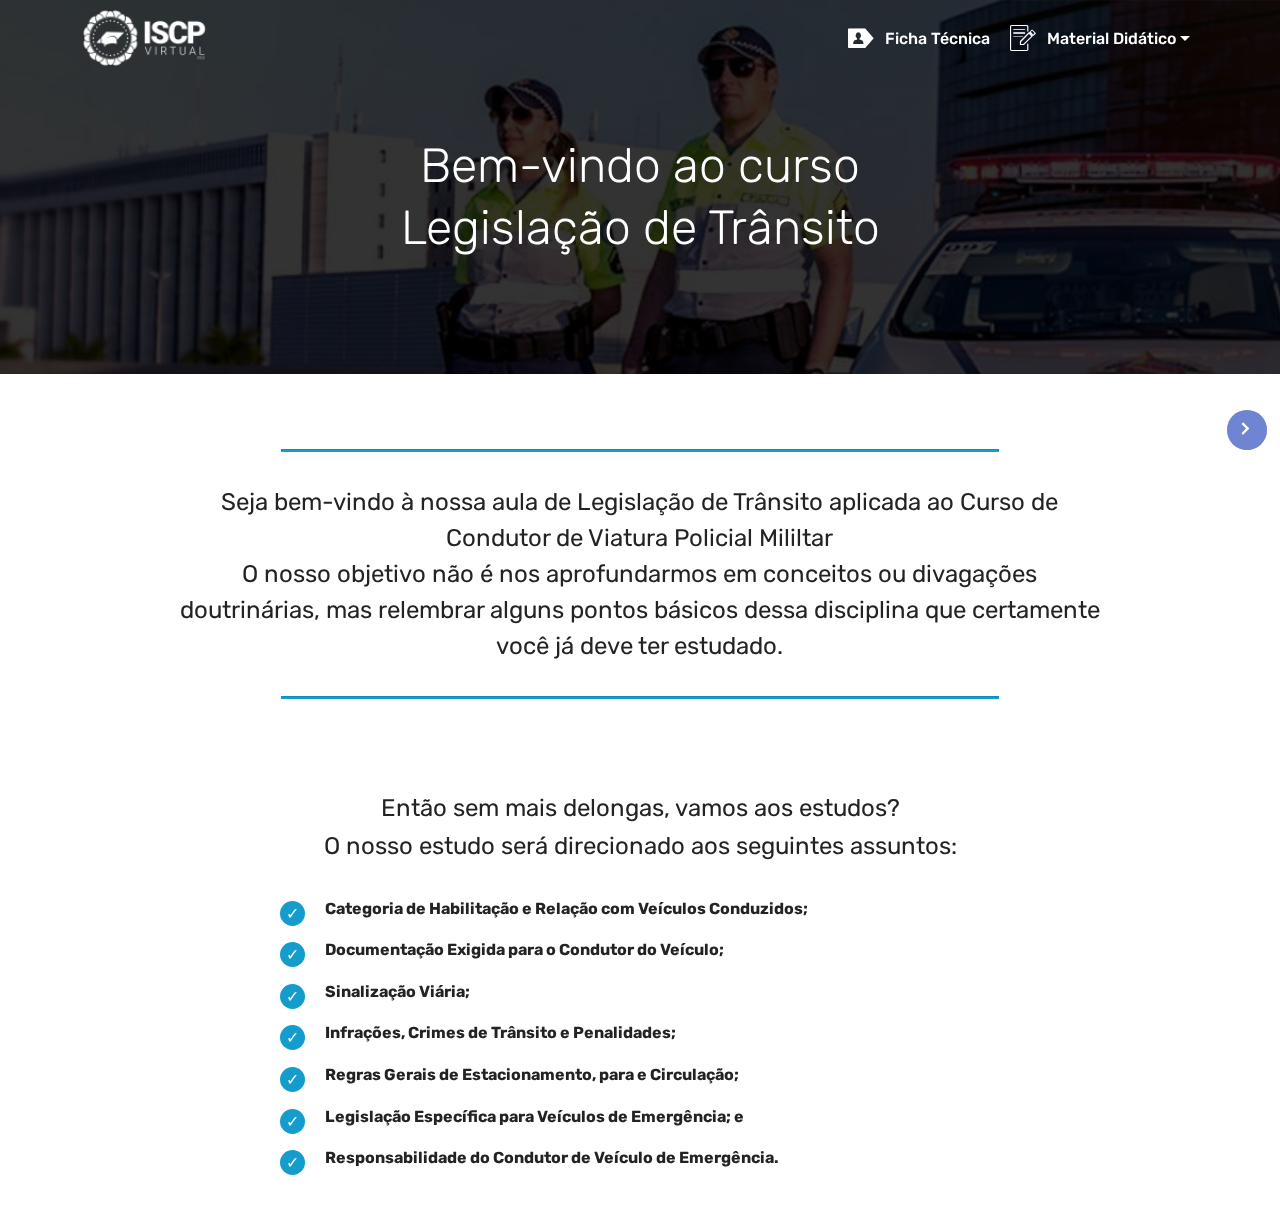
<file: index.html>
<!DOCTYPE html>
<html >
<head>
  <!-- Site made with Mobirise Website Builder v4.8.1, https://mobirise.com -->
  <meta charset="UTF-8">
  <meta http-equiv="X-UA-Compatible" content="IE=edge">
  <meta name="generator" content="Mobirise v4.8.1, mobirise.com">
  <meta name="viewport" content="width=device-width, initial-scale=1, minimum-scale=1">
  <link rel="shortcut icon" href="assets/images/branca-horizontal-122x57.png" type="image/x-icon">
  <meta name="description" content="">
  <title>Início</title>
  <link rel="stylesheet" href="assets/web/assets/mobirise-icons/mobirise-icons.css">
  <link rel="stylesheet" href="assets/tether/tether.min.css">
  <link rel="stylesheet" href="assets/soundcloud-plugin/style.css">
  <link rel="stylesheet" href="assets/bootstrap/css/bootstrap.min.css">
  <link rel="stylesheet" href="assets/bootstrap/css/bootstrap-grid.min.css">
  <link rel="stylesheet" href="assets/bootstrap/css/bootstrap-reboot.min.css">
  <link rel="stylesheet" href="assets/dropdown/css/style.css">
  <link rel="stylesheet" href="assets/socicon/css/styles.css">
  <link rel="stylesheet" href="assets/theme/css/style.css">
  <link rel="stylesheet" href="assets/mobirise/css/mbr-additional.css" type="text/css">
  <link rel="stylesheet" href="https://cdnjs.cloudflare.com/ajax/libs/font-awesome/4.7.0/css/font-awesome.css" />
  
  
  
</head>
<body>
  <section class="menu cid-qWVIC2scp9" once="menu" id="menu1-2">

    

    <nav class="navbar navbar-expand beta-menu navbar-dropdown align-items-center navbar-fixed-top navbar-toggleable-sm bg-color transparent">
        <button class="navbar-toggler navbar-toggler-right" type="button" data-toggle="collapse" data-target="#navbarSupportedContent" aria-controls="navbarSupportedContent" aria-expanded="false" aria-label="Toggle navigation">
            <div class="hamburger">
                <span></span>
                <span></span>
                <span></span>
                <span></span>
            </div>
        </button>
        <div class="menu-logo">
            <div class="navbar-brand">
                <span class="navbar-logo">
                    <a href="index.html">
                         <img src="assets/images/branca-horizontal-122x57.png" alt="Virtual ISCP" title="Virtual ISCP" style="height: 3.8rem;">
                    </a>
                </span>
                
            </div>
        </div>
        <div class="collapse navbar-collapse" id="navbarSupportedContent">
            <ul class="navbar-nav nav-dropdown nav-right" data-app-modern-menu="true"><li class="nav-item">
                    <a class="nav-link link text-white display-4" href="fichatecnica.html"><span class="socicon socicon-persona mbr-iconfont mbr-iconfont-btn"></span>
                        
                        Ficha Técnica</a>
                </li>
                <li class="nav-item dropdown">
                    <a class="nav-link link text-white dropdown-toggle display-4" href="https://mobirise.com" data-toggle="dropdown-submenu" aria-expanded="false"><span class="mbri-edit mbr-iconfont mbr-iconfont-btn"></span>
                        
                        Material Didático</a><div class="dropdown-menu"><a class="text-white dropdown-item display-4" href="objetivos.html">Objetivos da Unidade</a><a class="text-white dropdown-item display-4" href="aula_01.html" aria-expanded="false">Aula 01</a><a class="text-white dropdown-item display-4" href="aula_02.html" aria-expanded="false">Aula 02</a><a class="text-white dropdown-item display-4" href="aula_03.html" aria-expanded="false">Aula 03</a><a class="text-white dropdown-item display-4" href="finalizando_unidade.html" aria-expanded="false">Finalizando a Unidade</a></div>
                </li></ul>
            
        </div>
    </nav>
</section>

<section class="engine"><a href="https://mobiri.se/r">free bootstrap template</a></section><section class="header1 cid-qWWiLd2YRo mbr-parallax-background" id="header1-l">

    

    <div class="mbr-overlay" style="opacity: 0.8; background-color: rgb(0, 0, 0);">
    </div>

    <div class="container">
        <div class="row justify-content-md-center">
            <div class="mbr-white col-md-10">
                
                <h3 class="mbr-section-subtitle align-center mbr-light pb-3 mbr-fonts-style display-2">Bem-vindo ao curso <br>Legislação de Trânsito</h3>
                
                
            </div>
        </div>
    </div>

</section>

<section class="mbr-section article content9 cid-qWWjczfRQQ" id="content9-m">
    
     

    <div class="container">
        <div class="inner-container" style="width: 84%;">
            <hr class="line" style="width: 77%;">
            <div class="section-text align-center mbr-fonts-style display-5">
<div>Seja bem-vindo à nossa aula de Legislação de Trânsito aplicada ao Curso de Condutor de Viatura Policial Mililtar
</div><div>O nosso objetivo não é nos aprofundarmos em conceitos ou divagações doutrinárias, mas relembrar alguns pontos básicos dessa disciplina que certamente você já deve ter estudado.</div></div>
            <hr class="line" style="width: 77%;">
        </div>
        </div>
</section>

<section class="mbr-section article content1 cid-qXerhHFjBr" id="content1-7z">
    
     

    <div class="container">
        <div class="media-container-row">
            <div class="mbr-text col-12 col-md-8 mbr-fonts-style display-5"><div>Então sem mais delongas, vamos aos estudos?
</div><div>O nosso estudo será direcionado aos seguintes assuntos:</div></div>
        </div>
    </div>
</section>

<section class="mbr-section article content12 cid-qWYFFdVbKD" id="content12-6i">
     

    <div class="container">
        <div class="media-container-row">
            <div class="mbr-text counter-container col-12 col-md-8 mbr-fonts-style display-7">
                <ul>
                    <li><strong>Categoria de Habilitação e Relação com Veículos Conduzidos;</strong></li>
                    <li><strong>Documentação Exigida para o Condutor do Veículo;</strong></li>
                    <li><strong>Sinalização Viária;</strong></li><li><strong>Infrações, Crimes de Trânsito e Penalidades;</strong></li><li><strong>Regras Gerais de Estacionamento, para e Circulação;</strong></li><li><strong>Legislação Específica para Veículos de Emergência; e</strong></li><li><strong>Responsabilidade do Condutor de Veículo de Emergência.</strong></li>
                </ul>
            </div>
        </div>
    </div>
</section>
<div class="fixed-action-btn btn-mid-line-right">
    <a href="fichatecnica.html" class="btn-floating pulse" data-position="right" data-delay="50" data-tooltip="Próxima página">
        <i class="fa fa-angle-right"></i>
    </a>
</div>

  <script src="assets/web/assets/jquery/jquery.min.js"></script>
  <script src="assets/popper/popper.min.js"></script>
  <script src="assets/tether/tether.min.js"></script>
  <script src="assets/bootstrap/js/bootstrap.min.js"></script>
  <script src="assets/smoothscroll/smooth-scroll.js"></script>
  <script src="assets/dropdown/js/script.min.js"></script>
  <script src="assets/touchswipe/jquery.touch-swipe.min.js"></script>
  <script src="assets/parallax/jarallax.min.js"></script>
  <script src="assets/theme/js/script.js"></script>
  
  
</body>
</html>
</file>
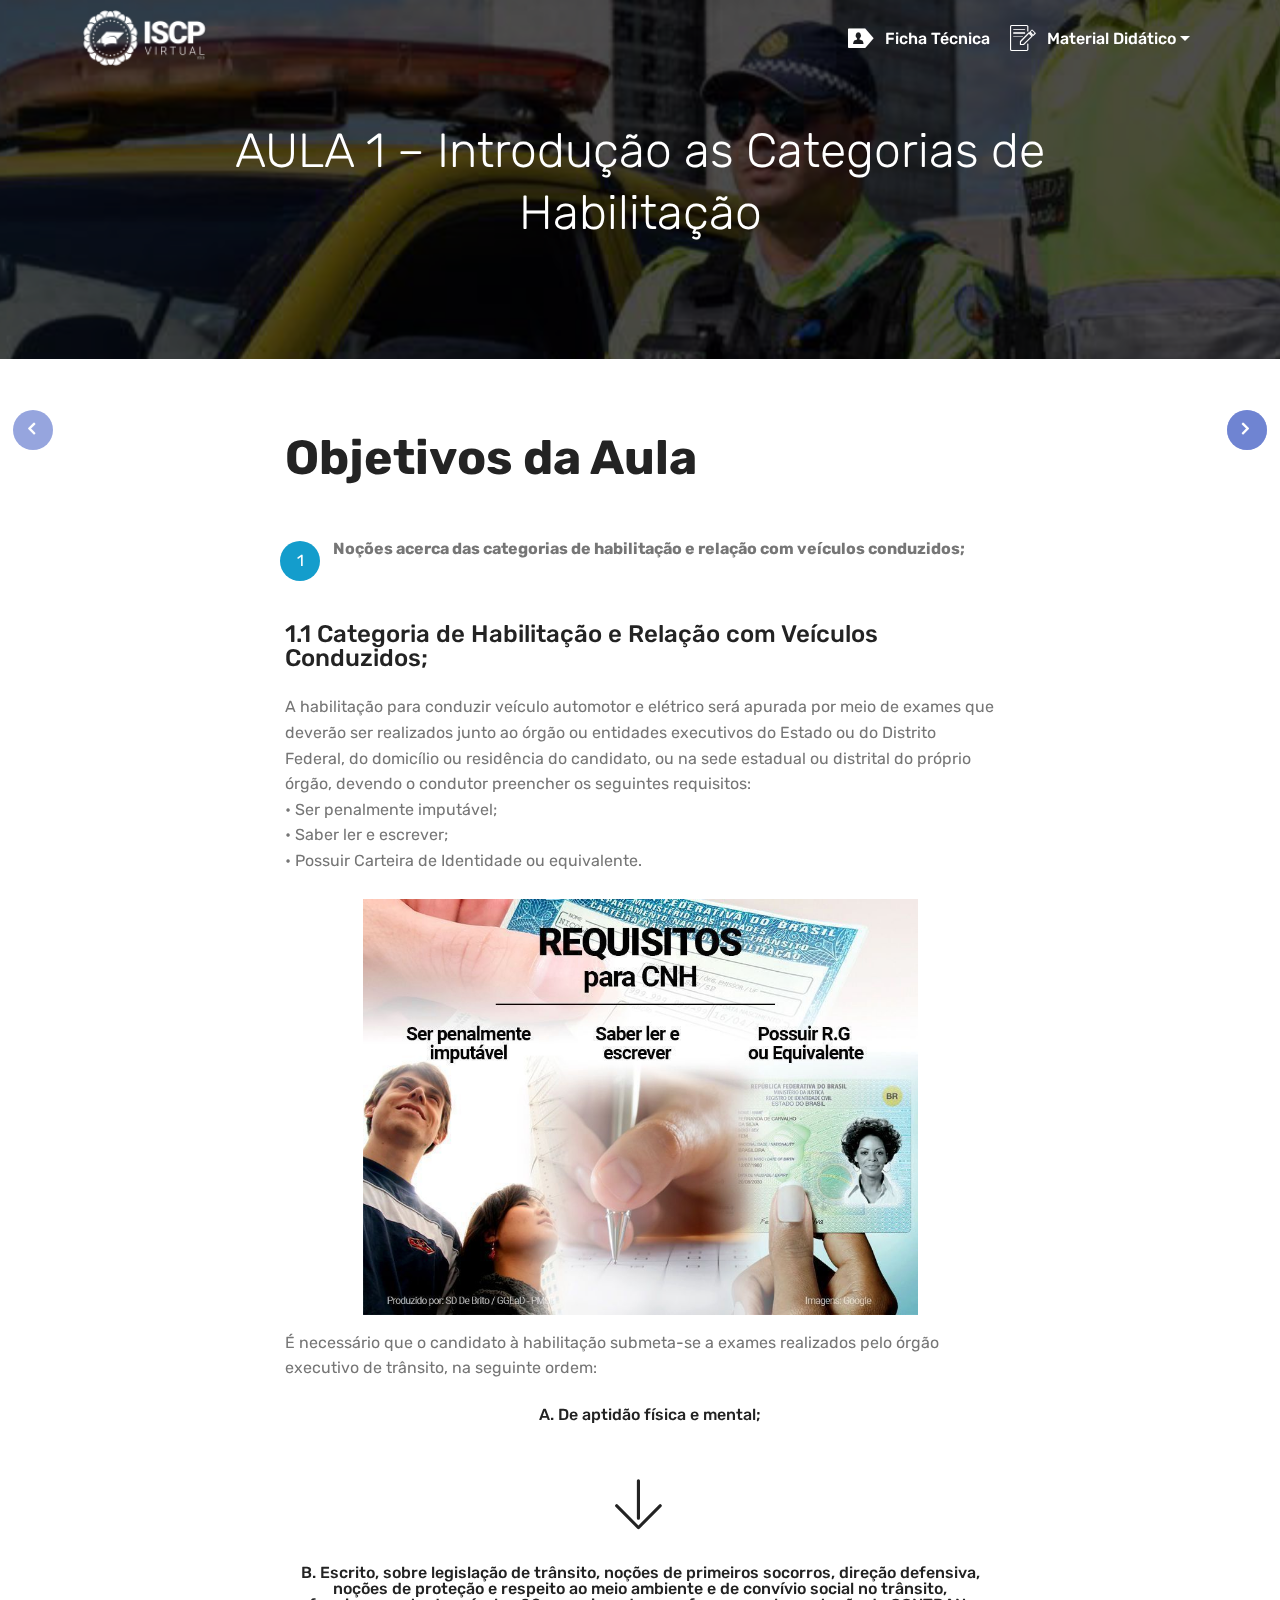
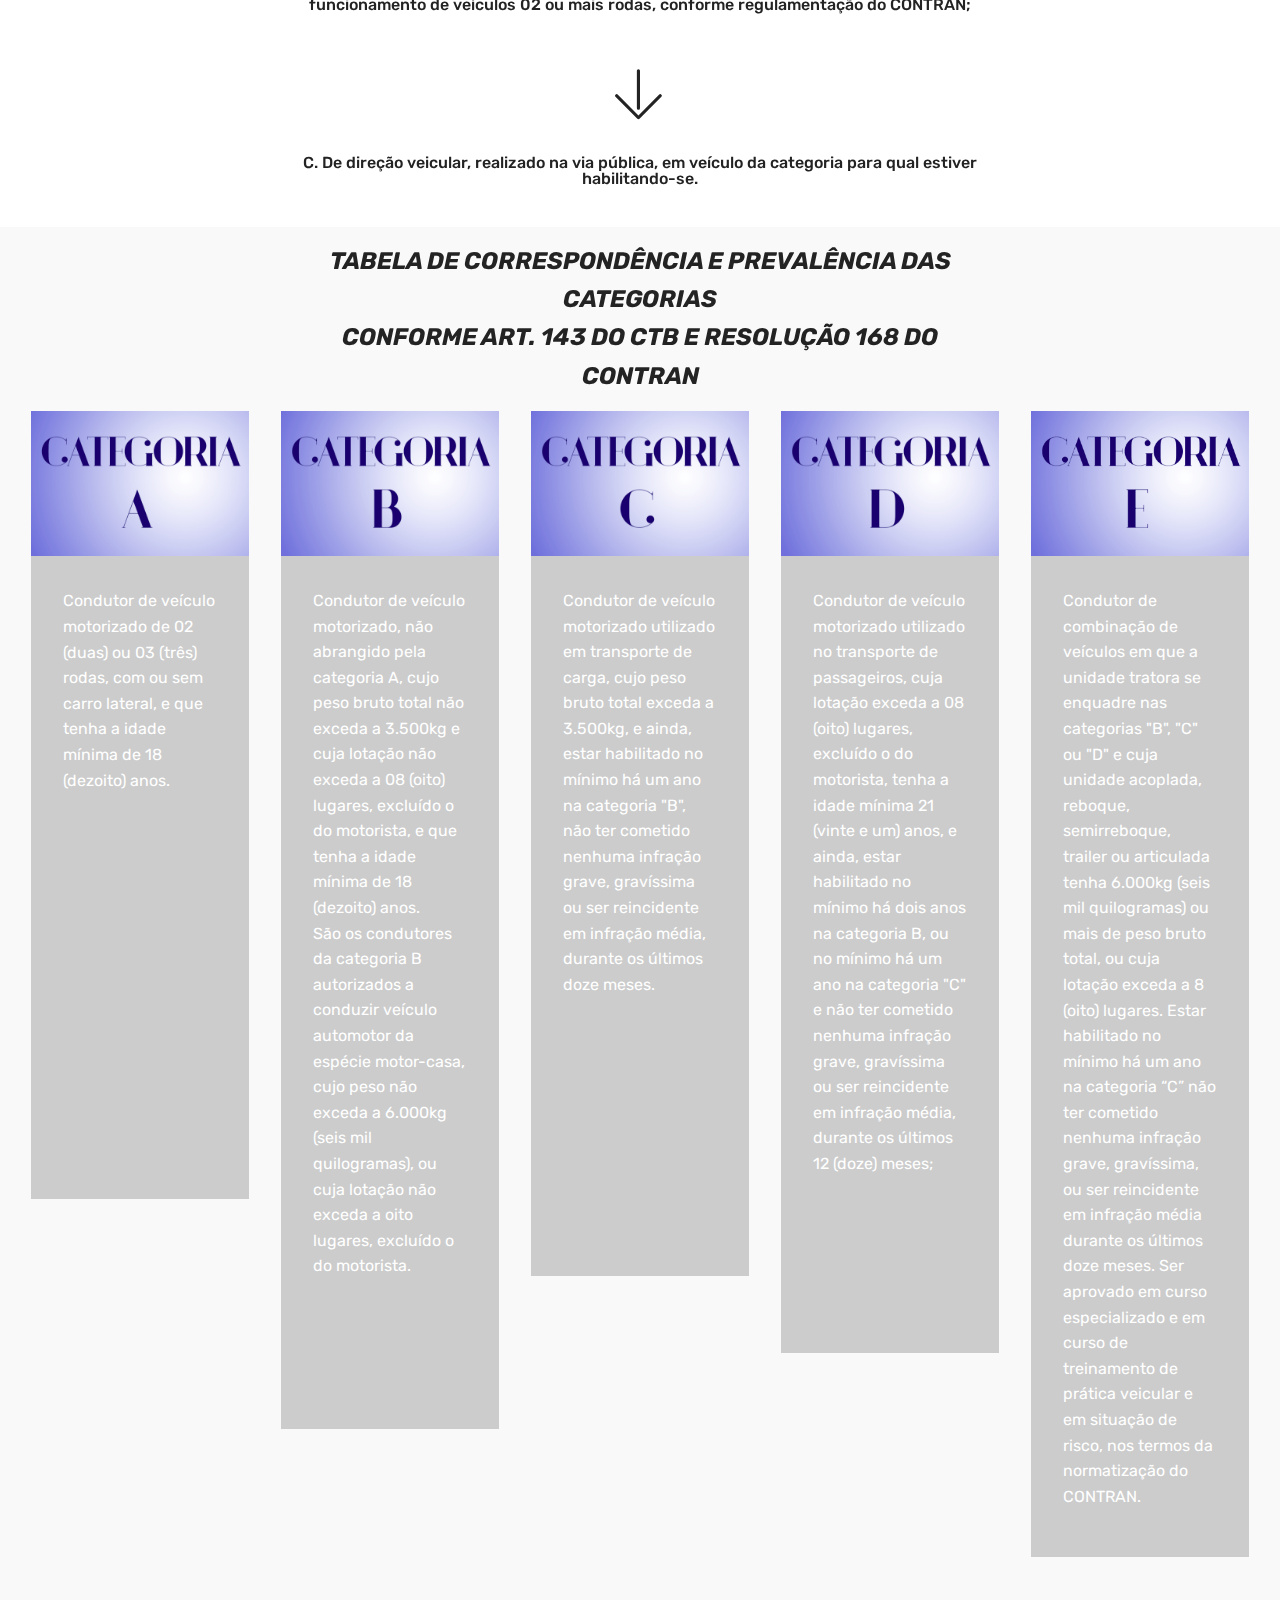
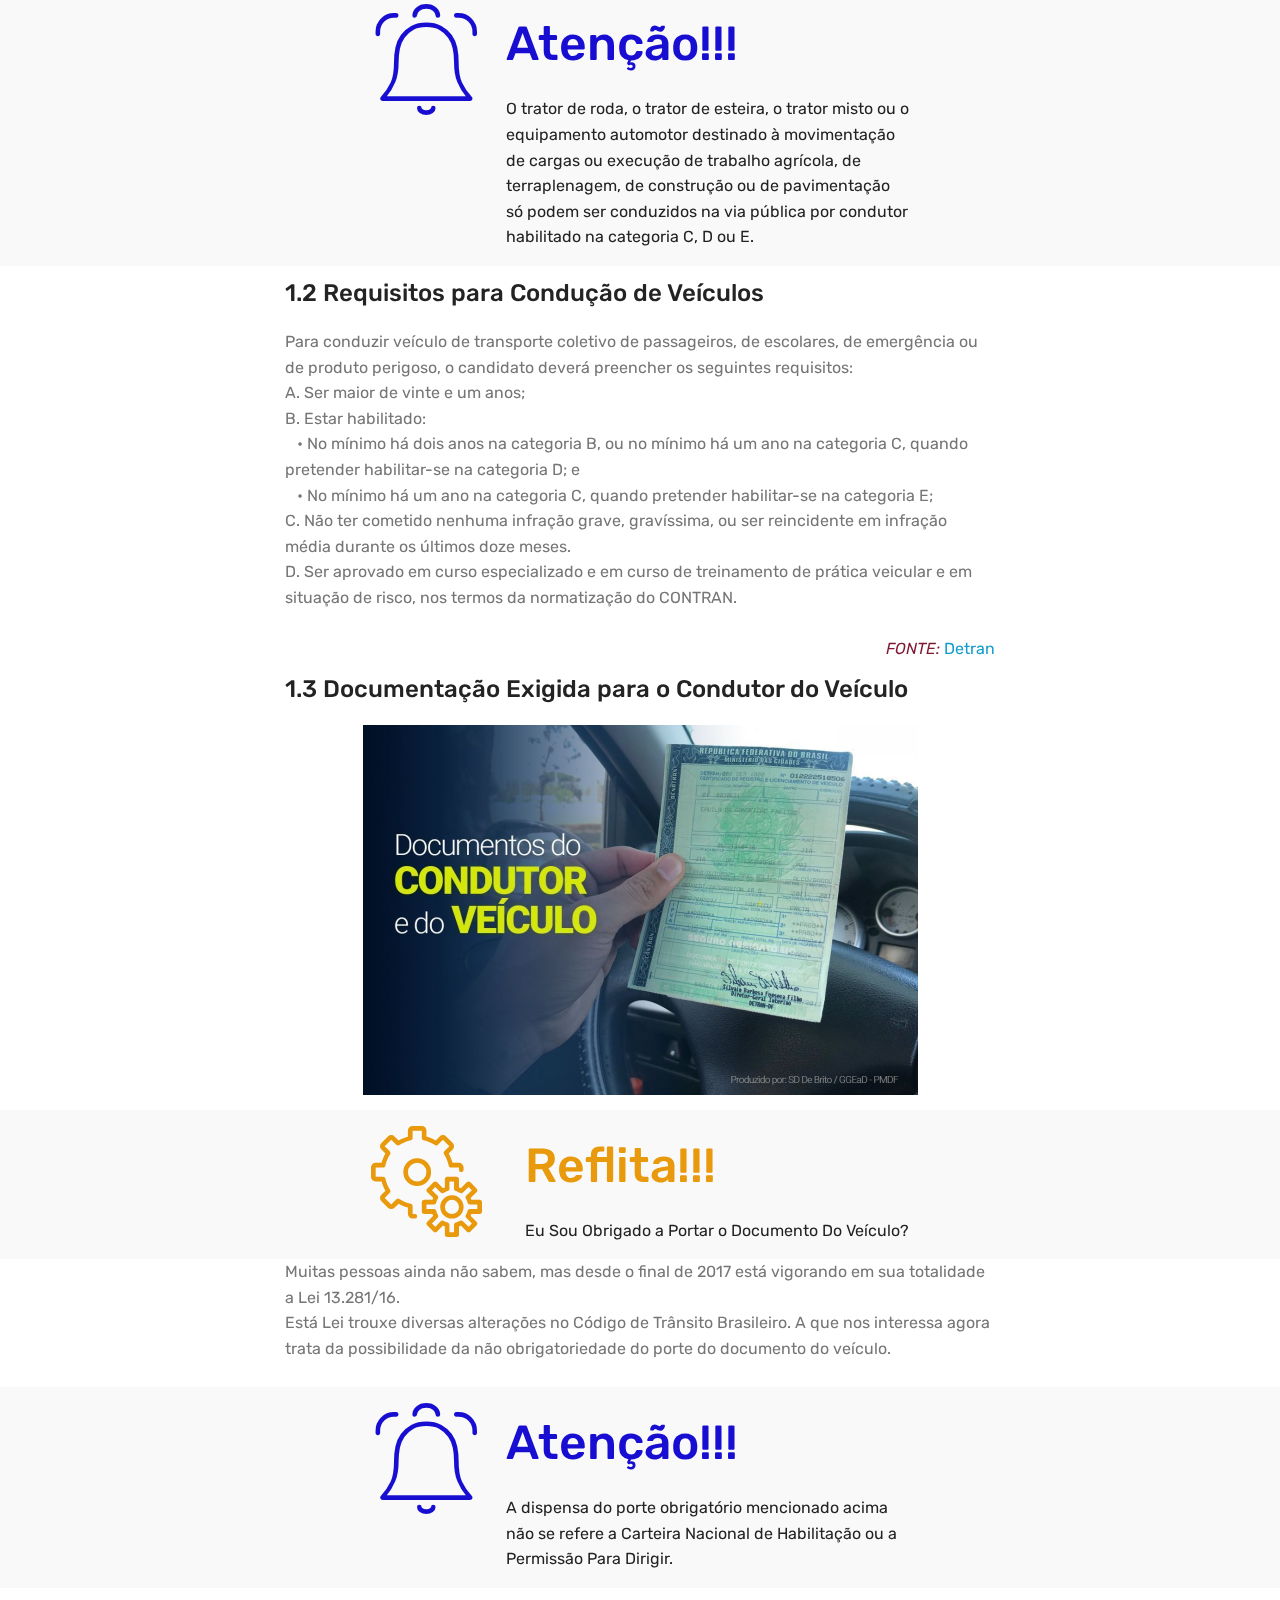
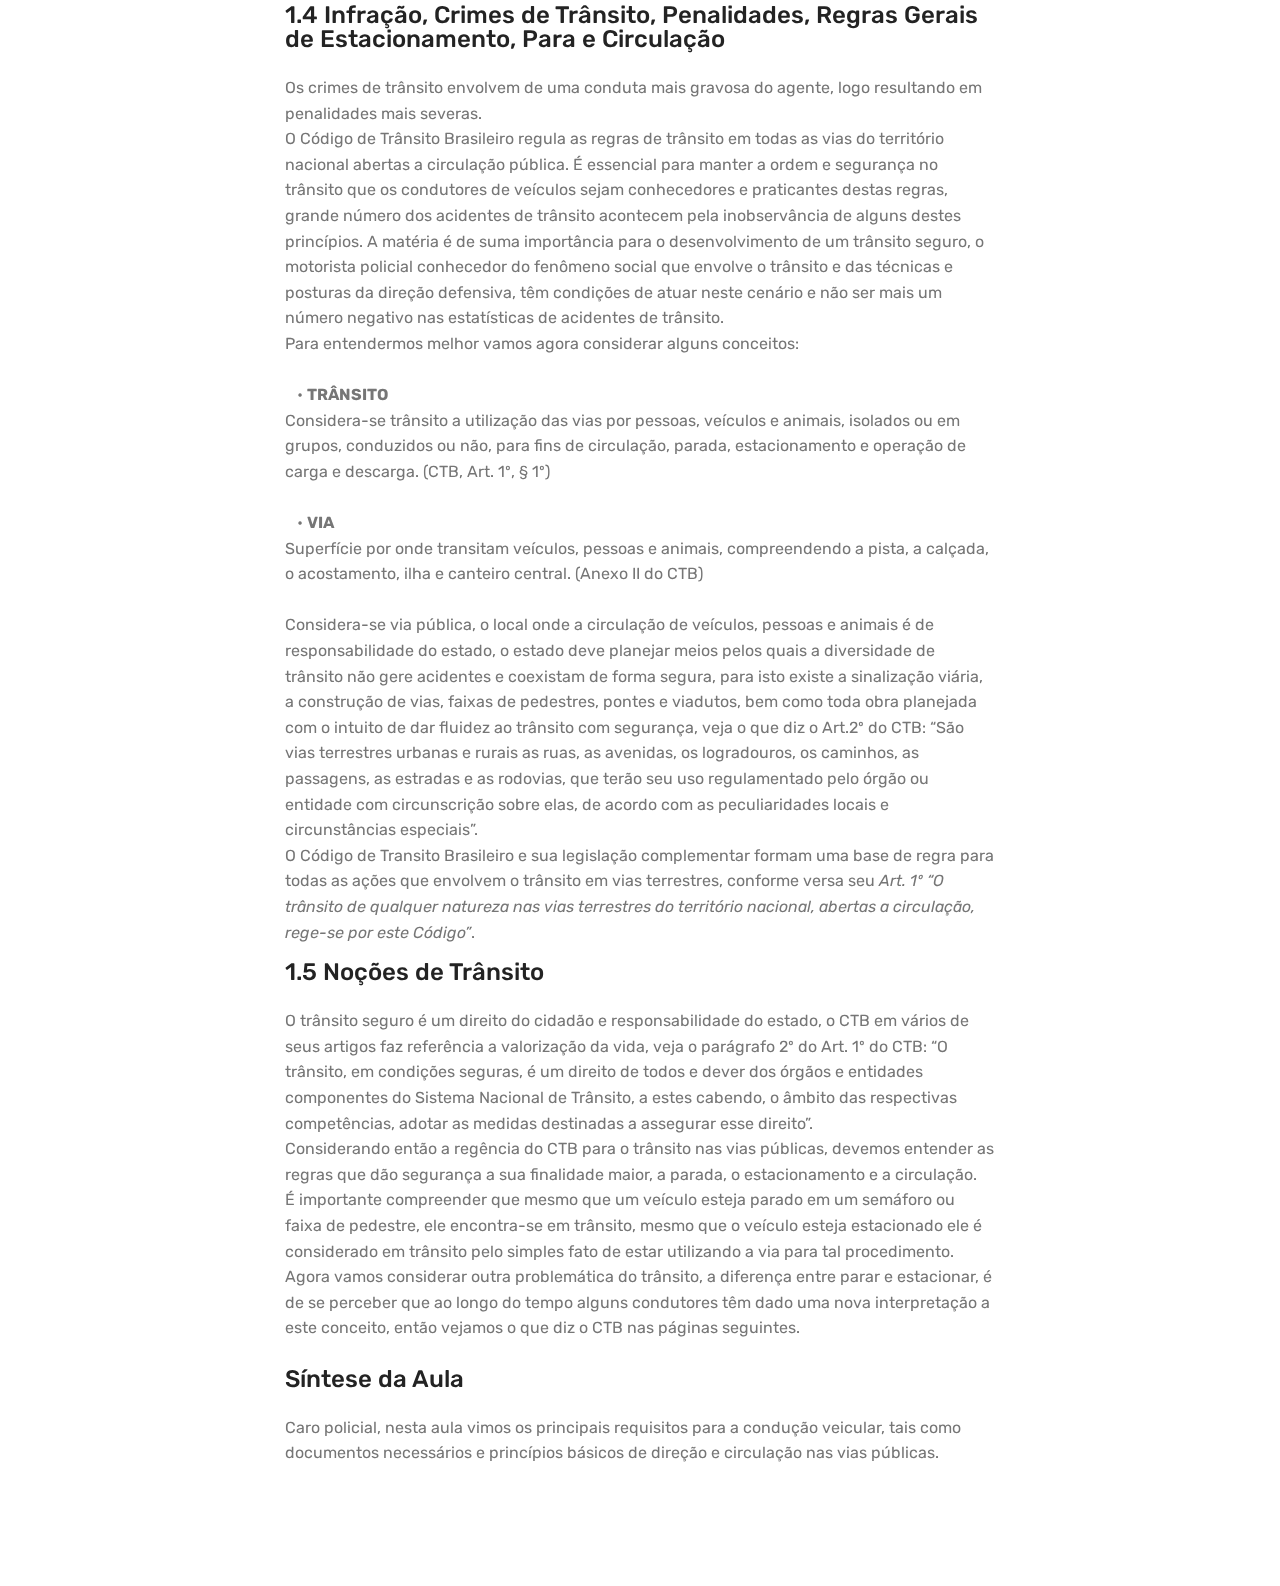
<file: aula_01.html>
<!DOCTYPE html>
<html >
<head>
  <!-- Site made with Mobirise Website Builder v4.8.1, https://mobirise.com -->
  <meta charset="UTF-8">
  <meta http-equiv="X-UA-Compatible" content="IE=edge">
  <meta name="generator" content="Mobirise v4.8.1, mobirise.com">
  <meta name="viewport" content="width=device-width, initial-scale=1, minimum-scale=1">
  <link rel="shortcut icon" href="assets/images/branca-horizontal-122x57.png" type="image/x-icon">
  <meta name="description" content="">
  <title>Aula 01</title>
  <link rel="stylesheet" href="assets/web/assets/mobirise-icons-bold/mobirise-icons-bold.css">
  <link rel="stylesheet" href="assets/web/assets/mobirise-icons/mobirise-icons.css">
  <link rel="stylesheet" href="assets/tether/tether.min.css">
  <link rel="stylesheet" href="assets/bootstrap/css/bootstrap.min.css">
  <link rel="stylesheet" href="assets/bootstrap/css/bootstrap-grid.min.css">
  <link rel="stylesheet" href="assets/bootstrap/css/bootstrap-reboot.min.css">
  <link rel="stylesheet" href="assets/soundcloud-plugin/style.css">
  <link rel="stylesheet" href="assets/dropdown/css/style.css">
  <link rel="stylesheet" href="assets/socicon/css/styles.css">
  <link rel="stylesheet" href="assets/theme/css/style.css">
  <link rel="stylesheet" href="assets/mobirise/css/mbr-additional.css" type="text/css">
  <link rel="stylesheet" href="https://cdnjs.cloudflare.com/ajax/libs/font-awesome/4.7.0/css/font-awesome.css" />
  
  
  
</head>
<body>
  <section class="menu cid-qWVIC2scp9" once="menu" id="menu1-8">

    

    <nav class="navbar navbar-expand beta-menu navbar-dropdown align-items-center navbar-fixed-top navbar-toggleable-sm bg-color transparent">
        <button class="navbar-toggler navbar-toggler-right" type="button" data-toggle="collapse" data-target="#navbarSupportedContent" aria-controls="navbarSupportedContent" aria-expanded="false" aria-label="Toggle navigation">
            <div class="hamburger">
                <span></span>
                <span></span>
                <span></span>
                <span></span>
            </div>
        </button>
        <div class="menu-logo">
            <div class="navbar-brand">
                <span class="navbar-logo">
                    <a href="index.html">
                         <img src="assets/images/branca-horizontal-122x57.png" alt="Virtual ISCP" title="Virtual ISCP" style="height: 3.8rem;">
                    </a>
                </span>
                
            </div>
        </div>
        <div class="collapse navbar-collapse" id="navbarSupportedContent">
            <ul class="navbar-nav nav-dropdown nav-right" data-app-modern-menu="true"><li class="nav-item">
                    <a class="nav-link link text-white display-4" href="fichatecnica.html"><span class="socicon socicon-persona mbr-iconfont mbr-iconfont-btn"></span>
                        
                        Ficha Técnica</a>
                </li>
                <li class="nav-item dropdown">
                    <a class="nav-link link text-white dropdown-toggle display-4" href="https://mobirise.com" data-toggle="dropdown-submenu" aria-expanded="false"><span class="mbri-edit mbr-iconfont mbr-iconfont-btn"></span>
                        
                        Material Didático</a><div class="dropdown-menu"><a class="text-white dropdown-item display-4" href="objetivos.html">Objetivos da Unidade</a><a class="text-white dropdown-item display-4" href="aula_01.html" aria-expanded="false">Aula 01</a><a class="text-white dropdown-item display-4" href="aula_02.html" aria-expanded="false">Aula 02</a><a class="text-white dropdown-item display-4" href="aula_03.html" aria-expanded="false">Aula 03</a><a class="text-white dropdown-item display-4" href="finalizando_unidade.html" aria-expanded="false">Finalizando a Unidade</a></div>
                </li></ul>
            
        </div>
    </nav>
</section>

<section class="engine"><a href="https://mobiri.se/g">build a site</a></section><section class="header1 cid-qWVTIeWBp8 mbr-parallax-background" id="header1-9">

    

    <div class="mbr-overlay" style="opacity: 0.7; background-color: rgb(0, 0, 0);">
    </div>

    <div class="container">
        <div class="row justify-content-md-center">
            <div class="mbr-white col-md-10">
                
                <h3 class="mbr-section-subtitle align-center mbr-light pb-3 mbr-fonts-style display-2">AULA 1 – Introdução as Categorias de Habilitação</h3>
                
                
            </div>
        </div>
    </div>

</section>

<section class="mbr-section content4 cid-qWWcFVT3AZ" id="content4-a">

    

    <div class="container">
        <div class="media-container-row">
            <div class="title col-12 col-md-8">
                <h2 class="align-center pb-3 mbr-fonts-style display-2"><strong>Objetivos da Aula</strong></h2>
                
                
            </div>
        </div>
    </div>
</section>

<section class="mbr-section article content11 cid-qWWcK5FbTA" id="content11-c">
     

    <div class="container">
        <div class="media-container-row">
            <div class="mbr-text counter-container col-12 col-md-8 mbr-fonts-style display-7">
                <ol>
                    <li><strong>Noções acerca das categorias de habilitação e relação com veículos conduzidos;</strong></li>
                </ol>
            </div>
        </div>
    </div>
</section>

<section class="mbr-section content4 cid-qWWdXC8hpe" id="content4-d">

    

    <div class="container">
        <div class="media-container-row">
            <div class="title col-12 col-md-8">
                <h2 class="align-center pb-3 mbr-fonts-style display-5">1.1 Categoria de Habilitação e Relação com Veículos Conduzidos;</h2>
                
                
            </div>
        </div>
    </div>
</section>

<section class="mbr-section article content1 cid-qWWe5ZBRwx" id="content1-e">
    
     

    <div class="container">
        <div class="media-container-row">
            <div class="mbr-text col-12 col-md-8 mbr-fonts-style display-7"><div>A habilitação para conduzir veículo automotor e elétrico será apurada por meio de exames que deverão ser realizados junto ao órgão ou entidades executivos do Estado ou do Distrito Federal, do domicílio ou residência do candidato, ou na sede estadual ou distrital do próprio órgão, devendo o condutor preencher os seguintes requisitos:
</div><div>•	Ser penalmente imputável;
</div><div>•	Saber ler e escrever;
</div><div>•	Possuir Carteira de Identidade ou equivalente.
</div><div><br></div></div>
        </div>
    </div>
</section>

<section class="cid-qX16j204Lp" id="image1-7j">

    

    <figure class="mbr-figure container">
            <div class="image-block" style="width: 50%;">
                <img src="assets/images/1.1-requisitos-para-cnh-908x680.jpg" width="1400" alt="Mobirise" title="">
                
            </div>
    </figure>
</section>

<section class="mbr-section article content1 cid-qWYKgwZ0sc" id="content1-6k">
    
     

    <div class="container">
        <div class="media-container-row">
            <div class="mbr-text col-12 col-md-8 mbr-fonts-style display-7"><div>É necessário que o candidato à habilitação submeta-se a exames realizados pelo órgão executivo de trânsito, na seguinte ordem:
</div><div><br></div></div>
        </div>
    </div>
</section>

<section class="mbr-section content4 cid-qX2W7sURsr" id="content4-7t">

    

    <div class="container">
        <div class="media-container-row">
            <div class="title col-12 col-md-8">
                <h2 class="align-center pb-3 mbr-fonts-style display-7"><p>&nbsp; &nbsp; &nbsp;A. De aptidão física e mental;</p></h2>
                
                
            </div>
        </div>
    </div>
</section>

<section class="features1 cid-qX2Y5nwzAI" id="features1-7x">
    
    

    
    <div class="container">
        <div class="media-container-row">

            <div class="card p-3 col-12 col-md-6">
                <div class="card-img pb-3">
                    <span class="mbr-iconfont mbrib-down" style="color: rgb(35, 35, 35); font-size: 50px;"></span>
                </div>
                <div class="card-box">
                    
                    
                </div>
            </div>

            

            

            

        </div>

    </div>

</section>

<section class="mbr-section content4 cid-qX2X7oOzi3" id="content4-7v">

    

    <div class="container">
        <div class="media-container-row">
            <div class="title col-12 col-md-8">
                <h2 class="align-center pb-3 mbr-fonts-style display-7"><p>B. Escrito, sobre legislação de trânsito, noções de primeiros socorros, direção defensiva, noções de proteção e respeito ao meio ambiente e de convívio social no trânsito, funcionamento de veículos 02 ou mais rodas, conforme regulamentação do CONTRAN;</p></h2>
                
                
            </div>
        </div>
    </div>
</section>

<section class="features1 cid-qX2XGK9kfi" id="features1-7w">
    
    

    
    <div class="container">
        <div class="media-container-row">

            <div class="card p-3 col-12 col-md-6">
                <div class="card-img pb-3">
                    <span class="mbr-iconfont mbrib-down" style="color: rgb(35, 35, 35); font-size: 50px;"></span>
                </div>
                <div class="card-box">
                    
                    
                </div>
            </div>

            

            

            

        </div>

    </div>

</section>

<section class="mbr-section content4 cid-qX2Y8zUxyi" id="content4-7y">

    

    <div class="container">
        <div class="media-container-row">
            <div class="title col-12 col-md-8">
                <h2 class="align-center pb-3 mbr-fonts-style display-7"><p>C. De direção veicular, realizado na via pública, em veículo da categoria para qual estiver habilitando-se.</p></h2>
                
                
            </div>
        </div>
    </div>
</section>

<section class="mbr-section article content1 cid-qXBFYbhBDz" id="content1-8i">
    
     

    <div class="container">
        <div class="media-container-row">
            <div class="mbr-text col-12 col-md-8 mbr-fonts-style display-5"><font color="#232323"><strong><em>TABELA DE CORRESPONDÊNCIA E PREVALÊNCIA DAS CATEGORIAS
</em></strong></font><div><font color="#232323"><strong><em>CONFORME ART. 143 DO CTB E RESOLUÇÃO 168 DO CONTRAN
</em></strong></font></div></div>
        </div>
    </div>
</section>

<section class="features17 cid-qXpP8WNySW" id="features17-8b">
    
    

    
    <div class="container-fluid">
        <div class="media-container-row">
            <div class="card p-3 col-12 col-md-6 my-col">
                <div class="card-wrapper">
                    <div class="card-img">
                        <img src="assets/images/a-1-560x373.png" alt="Mobirise" title="">
                    </div>
                    <div class="card-box">
                        
                        <p class="mbr-text mbr-fonts-style display-7">
                            Condutor de veículo motorizado de 02 (duas) ou 03 (três) rodas, com ou sem carro lateral, e que tenha a idade mínima de 18 (dezoito) anos.<br><br><br><br><br><br><br><br><br><br><br><br><br><br><br>
                        </p>
                    </div>
                </div>
            </div>

            <div class="card p-3 col-12 col-md-6 my-col">
                <div class="card-wrapper">
                    <div class="card-img">
                        <img src="assets/images/b-560x373.png" alt="Mobirise" title="">
                    </div>
                    <div class="card-box">
                        
                        <p class="mbr-text mbr-fonts-style display-7">Condutor de veículo motorizado, não abrangido pela categoria A, cujo peso bruto total não exceda a 3.500kg e cuja lotação não exceda a 08 (oito) lugares, excluído o do motorista, e que tenha a idade mínima de 18 (dezoito) anos.
<br>São os condutores da categoria B autorizados a conduzir veículo automotor da espécie motor-casa, cujo peso não exceda a 6.000kg (seis mil quilogramas), ou cuja lotação não exceda a oito lugares, excluído o do motorista.&nbsp;<br><br><br><br><br></p>
                    </div>
                </div>
            </div>

            <div class="card p-3 col-12 col-md-6 my-col">
                <div class="card-wrapper">
                    <div class="card-img">
                        <img src="assets/images/c-560x373.png" alt="Mobirise" title="">
                    </div>
                    <div class="card-box">
                        
                        <p class="mbr-text mbr-fonts-style display-7">
                            Condutor de veículo motorizado utilizado em transporte de carga, cujo peso bruto total exceda a 3.500kg, e ainda, estar habilitado no mínimo há um ano na categoria "B", não ter cometido nenhuma infração grave, gravíssima ou ser reincidente em infração média, durante os últimos doze meses.<br><br><br><br><br><br><br><br><br><br>
                        </p>
                    </div>
                </div>
            </div>

            <div class="card p-3 col-12 col-md-6 my-col">
                <div class="card-wrapper">
                    <div class="card-img">
                        <img src="assets/images/d-560x373.png" alt="Mobirise" title="">
                    </div>
                    <div class="card-box">
                        
                        <p class="mbr-text mbr-fonts-style display-7">
                           Condutor de veículo motorizado utilizado no transporte de passageiros, cuja lotação exceda a 08 (oito) lugares, excluído o do motorista, tenha a idade mínima 21 (vinte e um) anos, e ainda, estar habilitado no mínimo há dois anos na categoria B, ou no mínimo há um ano na categoria "C" e não ter cometido nenhuma infração grave, gravíssima ou ser reincidente em infração média, durante os últimos 12 (doze) meses;&nbsp;<br><br><br><br><br><br></p>
                    </div>
                </div>
            </div>
            <div class="card p-3 col-12 col-md-6 my-col">
                <div class="card-wrapper">
                    <div class="card-img">
                        <img src="assets/images/e-686x457.png" alt="Mobirise" title="">
                    </div>
                    <div class="card-box">
                        
                        <p class="mbr-text mbr-fonts-style display-7">
                            Condutor de combinação de veículos em que a unidade tratora se enquadre nas categorias "B", "C" ou "D" e cuja unidade acoplada, reboque, semirreboque, trailer ou articulada tenha 6.000kg (seis mil quilogramas) ou mais de peso bruto total, ou cuja lotação exceda a 8 (oito) lugares. Estar habilitado no mínimo há um ano na categoria “C” não ter cometido nenhuma infração grave, gravíssima, ou ser reincidente em infração média durante os últimos doze meses. Ser aprovado em curso especializado e em curso de treinamento de prática veicular e em situação de risco, nos termos da normatização do CONTRAN.
                        </p>
                    </div>
                </div>
            </div>
            
        </div>
    </div>
</section>

<section class="features9 cid-qWYQyTAwHR" id="features9-6o">

    

    
    <div class="container">
        <div class="row justify-content-center">
            <div class="card p-3 col-12 col-md-6">
                <div class="media-container-row">
                    <div class="card-img pr-2">
                        <span class="mbr-iconfont mbri-alert" style="font-size: 111px; color: rgb(24, 14, 209);"></span>
                    </div>
                    <div class="card-box">
                        <h4 class="card-title py-3 mbr-fonts-style display-2">
                            Atenção!!!</h4>
                        <p class="mbr-text mbr-fonts-style display-7">
                           O trator de roda, o trator de esteira, o trator misto ou o equipamento automotor destinado à movimentação de cargas ou execução de trabalho agrícola, de terraplenagem, de construção ou de pavimentação só podem ser conduzidos na via pública por condutor habilitado na categoria C, D ou E.
                        </p>
                    </div>
                </div>
            </div>

            

            

            
        </div>
    </div>
</section>

<section class="mbr-section content4 cid-qWWeOcbzaA" id="content4-g">

    

    <div class="container">
        <div class="media-container-row">
            <div class="title col-12 col-md-8">
                <h2 class="align-center pb-3 mbr-fonts-style display-5">1.2 Requisitos para Condução de Veículos</h2>
                
                
            </div>
        </div>
    </div>
</section>

<section class="mbr-section article content1 cid-qWYRPnzVPM" id="content1-6p">
    
     

    <div class="container">
        <div class="media-container-row">
            <div class="mbr-text col-12 col-md-8 mbr-fonts-style display-7"><div>Para conduzir veículo de transporte coletivo de passageiros, de escolares, de emergência ou de produto perigoso, o candidato deverá preencher os seguintes requisitos:
</div><div>A.	Ser maior de vinte e um anos;
</div><div>B.	Estar habilitado:
</div><div>&nbsp; &nbsp;•	No mínimo há dois anos na categoria B, ou no mínimo há um ano na categoria C, quando pretender habilitar-se na categoria D; e
</div><div>&nbsp; &nbsp;•	No mínimo há um ano na categoria C, quando pretender habilitar-se na categoria E;
</div><div>C.	Não ter cometido nenhuma infração grave, gravíssima, ou ser reincidente em infração média durante os últimos doze meses.
</div><div>D.	Ser aprovado em curso especializado e em curso de treinamento de prática veicular e em situação de risco, nos termos da normatização do CONTRAN.
</div><div><br></div></div>
        </div>
    </div>
</section>

<section class="mbr-section article content1 cid-qWYS4sceLZ" id="content1-6q">
    
     

    <div class="container">
        <div class="media-container-row">
            <div class="mbr-text col-12 col-md-8 mbr-fonts-style display-7"><font color="#7f1933"><em>FONTE: <a href="http://www.detran.df.gov.br/component/content/article/270-habilitacao/253-habilitacao-suas-caracteristicas-e-pre-requisitos-para-obtencao.html" target="_blank">Detran</a></em></font></div>
        </div>
    </div>
</section>

<section class="mbr-section content4 cid-qWWDMjcCX6" id="content4-33">

    

    <div class="container">
        <div class="media-container-row">
            <div class="title col-12 col-md-8">
                <h2 class="align-center pb-3 mbr-fonts-style display-5">1.3 Documentação Exigida para o Condutor do Veículo</h2>
                
                
            </div>
        </div>
    </div>
</section>

<section class="cid-qX1btA7vGk" id="image1-7k">

    

    <figure class="mbr-figure container">
            <div class="image-block" style="width: 50%;">
                <img src="assets/images/1.3-documentao-exigida-1110x740.jpg" width="1400" alt="Mobirise" title="">
                
            </div>
    </figure>
</section>

<section class="features9 cid-qWYT8PDIVo" id="features9-6r">

    

    
    <div class="container">
        <div class="row justify-content-center">
            <div class="card p-3 col-12 col-md-6">
                <div class="media-container-row">
                    <div class="card-img pr-2">
                        <span class="mbr-iconfont mbri-setting" style="font-size: 111px; color: rgb(233, 153, 12);"></span>
                    </div>
                    <div class="card-box">
                        <h4 class="card-title py-3 mbr-fonts-style display-2">Reflita!!!</h4>
                        <p class="mbr-text mbr-fonts-style display-7">Eu Sou Obrigado a Portar o Documento Do Veículo?<br></p>
                    </div>
                </div>
            </div>

            

            

            
        </div>
    </div>
</section>

<section class="mbr-section article content1 cid-qX1c1ixh3i" id="content1-7m">
    
     

    <div class="container">
        <div class="media-container-row">
            <div class="mbr-text col-12 col-md-8 mbr-fonts-style display-7"><div>Muitas pessoas ainda não sabem, mas desde o final de 2017 está vigorando em sua totalidade a Lei 13.281/16.
</div><div>Está Lei trouxe diversas alterações no Código de Trânsito Brasileiro. A que nos interessa agora trata da possibilidade da não obrigatoriedade do porte do documento do veículo.
</div><div><br></div></div>
        </div>
    </div>
</section>

<section class="features9 cid-qWYU2moBQl" id="features9-6s">

    

    
    <div class="container">
        <div class="row justify-content-center">
            <div class="card p-3 col-12 col-md-6">
                <div class="media-container-row">
                    <div class="card-img pr-2">
                        <span class="mbr-iconfont mbri-alert" style="font-size: 111px; color: rgb(24, 14, 209);"></span>
                    </div>
                    <div class="card-box">
                        <h4 class="card-title py-3 mbr-fonts-style display-2">
                            Atenção!!!</h4>
                        <p class="mbr-text mbr-fonts-style display-7">
                           A dispensa do porte obrigatório mencionado acima não se refere a Carteira Nacional de Habilitação ou a Permissão Para Dirigir.</p>
                    </div>
                </div>
            </div>

            

            

            
        </div>
    </div>
</section>

<section class="mbr-section content4 cid-qWWEi8TjD1" id="content4-36">

    

    <div class="container">
        <div class="media-container-row">
            <div class="title col-12 col-md-8">
                <h2 class="align-center pb-3 mbr-fonts-style display-5">1.4 Infração, Crimes de Trânsito, Penalidades, Regras Gerais de Estacionamento, Para e Circulação</h2>
                
                
            </div>
        </div>
    </div>
</section>

<section class="mbr-section article content1 cid-qWYVd6HHbH" id="content1-6t">
    
     

    <div class="container">
        <div class="media-container-row">
            <div class="mbr-text col-12 col-md-8 mbr-fonts-style display-7"><div>Os crimes de trânsito envolvem de uma conduta mais gravosa do agente, logo resultando em penalidades mais severas.
</div><div>O Código de Trânsito Brasileiro regula as regras de trânsito em todas as vias do território nacional abertas a circulação pública. É essencial para manter a ordem e segurança no trânsito que os condutores de veículos sejam conhecedores e praticantes destas regras, grande número dos acidentes de trânsito acontecem pela inobservância de alguns destes princípios. A matéria é de suma importância para o desenvolvimento de um trânsito seguro, o motorista policial conhecedor do fenômeno social que envolve o trânsito e das técnicas e posturas da direção defensiva, têm condições de atuar neste cenário e não ser mais um número negativo nas estatísticas de acidentes de trânsito.
<span style="font-size: 1rem;"></span></div><div>Para entendermos melhor vamos agora considerar alguns conceitos:
</div><div><br></div><div>&nbsp; &nbsp;•	<strong>TRÂNSITO
</strong></div><div>Considera-se trânsito a utilização das vias por pessoas, veículos e animais, isolados ou em grupos, conduzidos ou não, para fins de circulação, parada, estacionamento e operação de carga e descarga. (CTB, Art. 1º, § 1º)</div><div><br></div><div>
</div><div>&nbsp; &nbsp;•	<strong>VIA
</strong></div><div>Superfície por onde transitam veículos, pessoas e animais, compreendendo a pista, a calçada, o acostamento, ilha e canteiro central. (Anexo II do CTB)</div><div><br></div><div>
</div><div>
</div><div>Considera-se via pública, o local onde a circulação de veículos, pessoas e animais  é de responsabilidade do estado, o estado deve planejar meios pelos quais a diversidade de trânsito não gere acidentes e coexistam de forma segura, para isto existe a sinalização viária, a construção de vias, faixas de pedestres, pontes e viadutos, bem como  toda obra planejada com o intuito de dar fluidez ao trânsito com segurança, veja o que diz o Art.2º do CTB: “São vias terrestres urbanas e rurais as ruas, as avenidas, os logradouros, os caminhos, as passagens, as estradas e as rodovias, que terão seu uso regulamentado pelo órgão ou entidade com circunscrição sobre elas, de acordo com as peculiaridades locais e circunstâncias especiais”.
</div><div>
</div><div>O Código de Transito Brasileiro e sua legislação complementar formam uma base de regra para todas as ações que envolvem o trânsito em vias terrestres, conforme versa seu <em>Art. 1º “O trânsito de qualquer natureza nas vias terrestres do território nacional, abertas a circulação, rege-se por este Código”</em>.
</div></div>
        </div>
    </div>
</section>

<section class="mbr-section content4 cid-qWWEVh78d3" id="content4-38">

    

    <div class="container">
        <div class="media-container-row">
            <div class="title col-12 col-md-8">
                <h2 class="align-center pb-3 mbr-fonts-style display-5">1.5 Noções de Trânsito</h2>
                
                
            </div>
        </div>
    </div>
</section>

<section class="mbr-section article content1 cid-qWWF0RCPu8" id="content1-39">
    
     

    <div class="container">
        <div class="media-container-row">
            <div class="mbr-text col-12 col-md-8 mbr-fonts-style display-7"><div>O trânsito seguro é um direito do cidadão e responsabilidade do estado, o CTB em vários de seus artigos faz referência a valorização da vida, veja o parágrafo 2º do Art. 1º do CTB: “O trânsito, em condições seguras, é um direito de todos e dever dos órgãos e entidades componentes do Sistema Nacional de Trânsito, a estes cabendo, o âmbito das respectivas competências, adotar as medidas destinadas a assegurar esse direito”.
</div><div>Considerando então a regência do CTB   para o trânsito nas vias públicas, devemos entender as regras que dão segurança a sua finalidade maior, a parada, o estacionamento e a circulação.
</div><div>É importante compreender que mesmo que um veículo esteja parado em um semáforo ou faixa de pedestre, ele encontra-se em trânsito, mesmo que o veículo esteja estacionado ele é considerado em trânsito pelo simples fato de estar utilizando a via para tal procedimento. 
</div><div>Agora vamos considerar outra problemática do trânsito, a diferença entre parar e estacionar, é de se perceber que ao longo do tempo alguns condutores têm dado uma nova interpretação a este conceito, então vejamos o que diz o CTB nas páginas seguintes.
</div><div><br></div></div>
        </div>
    </div>
</section>

<section class="mbr-section content4 cid-qX1lxOBakW" id="content4-7n">

    

    <div class="container">
        <div class="media-container-row">
            <div class="title col-12 col-md-8">
                <h2 class="align-center pb-3 mbr-fonts-style display-5">Síntese da Aula</h2>
                
                
            </div>
        </div>
    </div>
</section>

<section class="mbr-section article content1 cid-qX1lFXKfrE" id="content1-7o">
    
     

    <div class="container">
        <div class="media-container-row">
            <div class="mbr-text col-12 col-md-8 mbr-fonts-style display-7"><div>Caro policial, nesta aula vimos os principais requisitos para a condução veicular, tais como documentos necessários e princípios básicos de direção e circulação nas vias públicas.</div></div>
        </div>
    </div>
</section>
<div class="fixed-action-btn btn-mid-line-left">
    <a href="objetivos.html" class="btn-floating " data-position="right" data-delay="50" data-tooltip="Página anterior">
        <i class="fa fa-angle-left"></i>
    </a>
</div>
<div class="fixed-action-btn btn-mid-line-right">
    <a href="aula_02.html" class="btn-floating pulse" data-position="right" data-delay="50" data-tooltip="Próxima página">
        <i class="fa fa-angle-right"></i>
    </a>
</div>

  <script src="assets/web/assets/jquery/jquery.min.js"></script>
  <script src="assets/tether/tether.min.js"></script>
  <script src="assets/popper/popper.min.js"></script>
  <script src="assets/bootstrap/js/bootstrap.min.js"></script>
  <script src="assets/smoothscroll/smooth-scroll.js"></script>
  <script src="assets/dropdown/js/script.min.js"></script>
  <script src="assets/touchswipe/jquery.touch-swipe.min.js"></script>
  <script src="assets/parallax/jarallax.min.js"></script>
  <script src="assets/theme/js/script.js"></script>
  
  
</body>
</html>
</file>
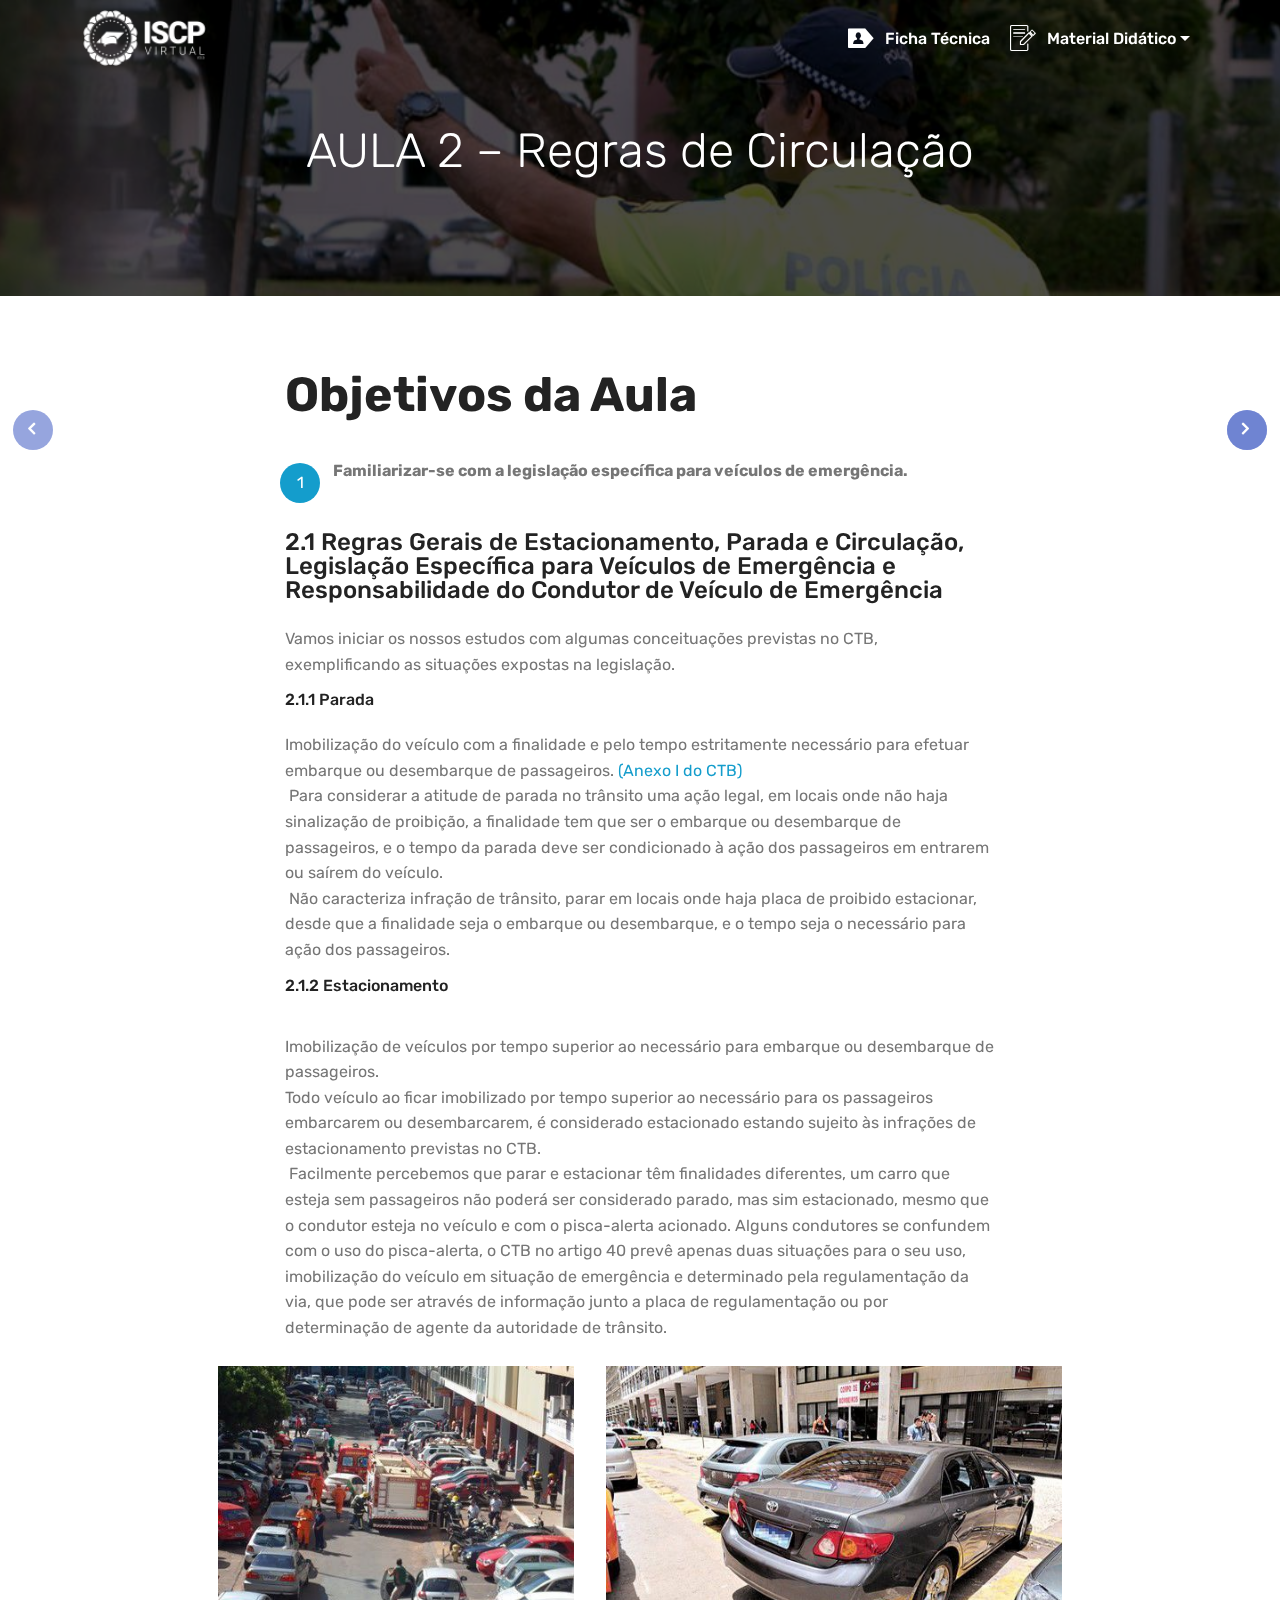
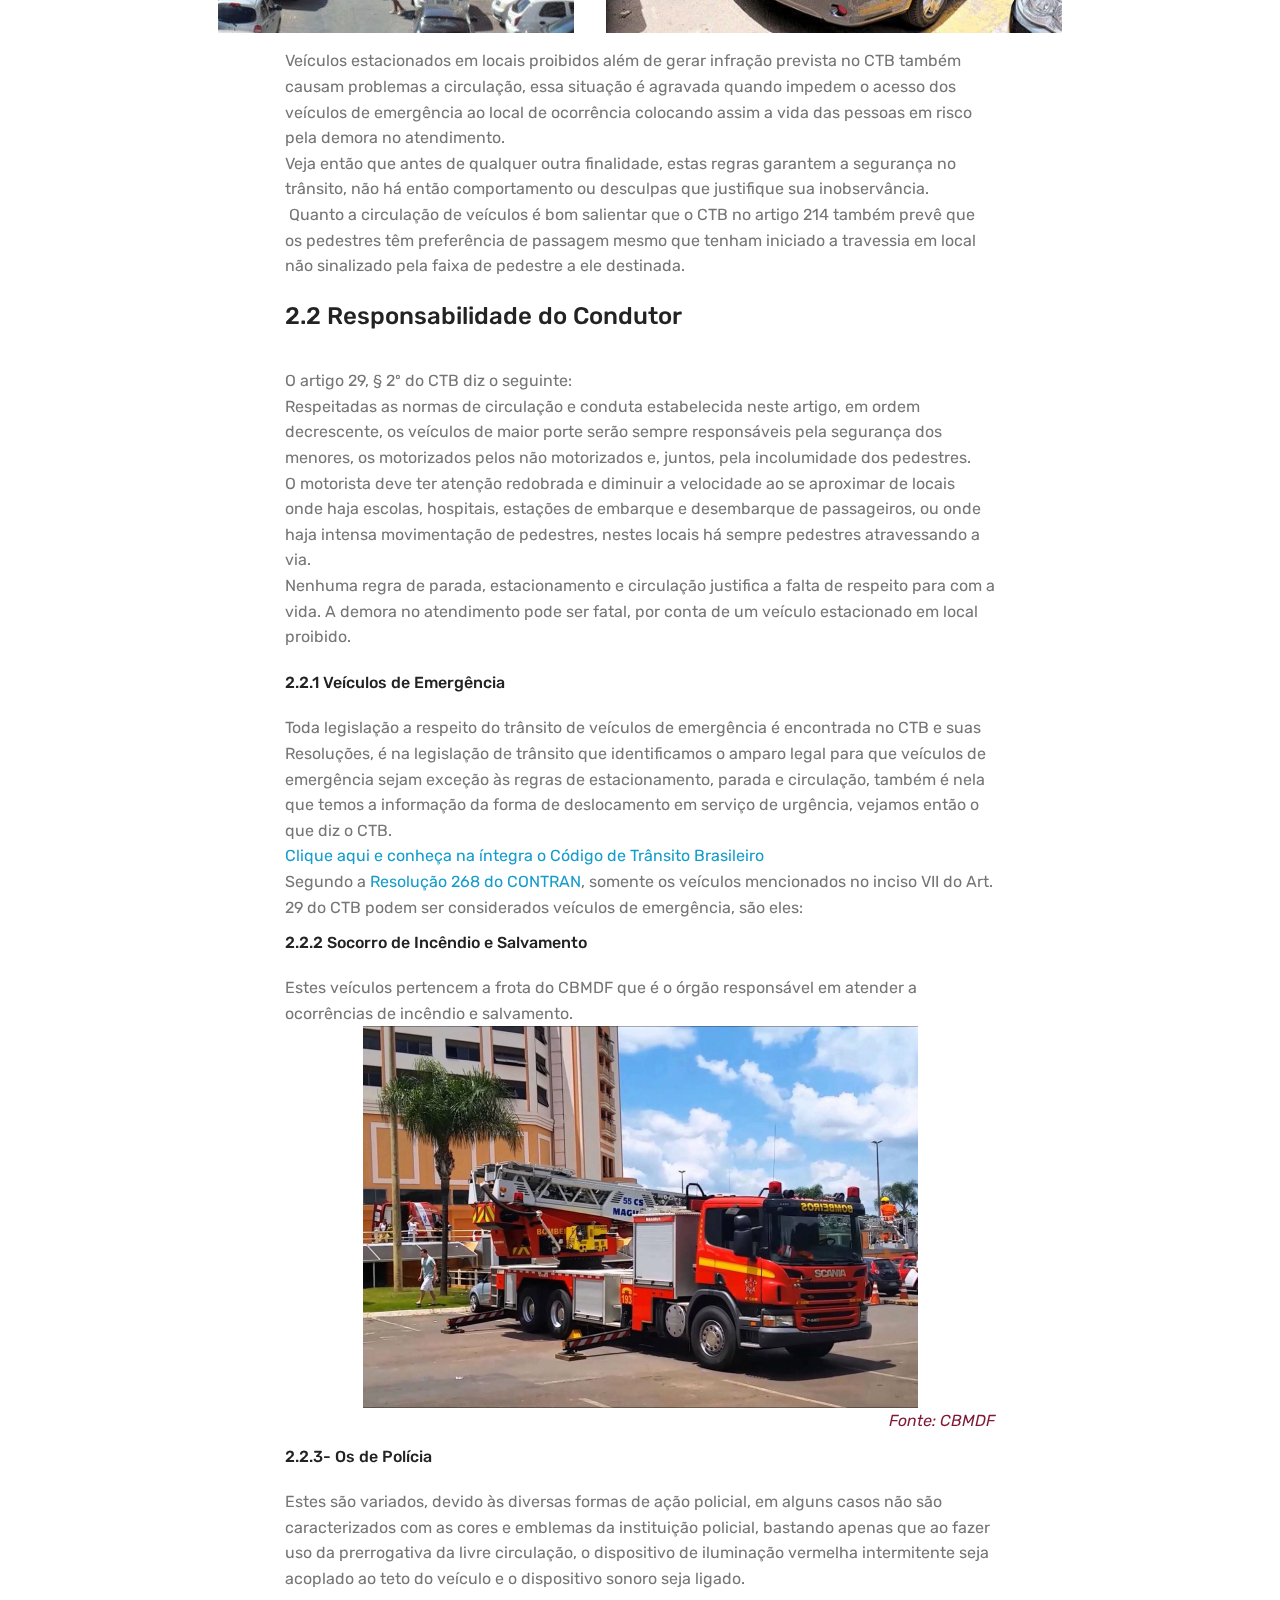
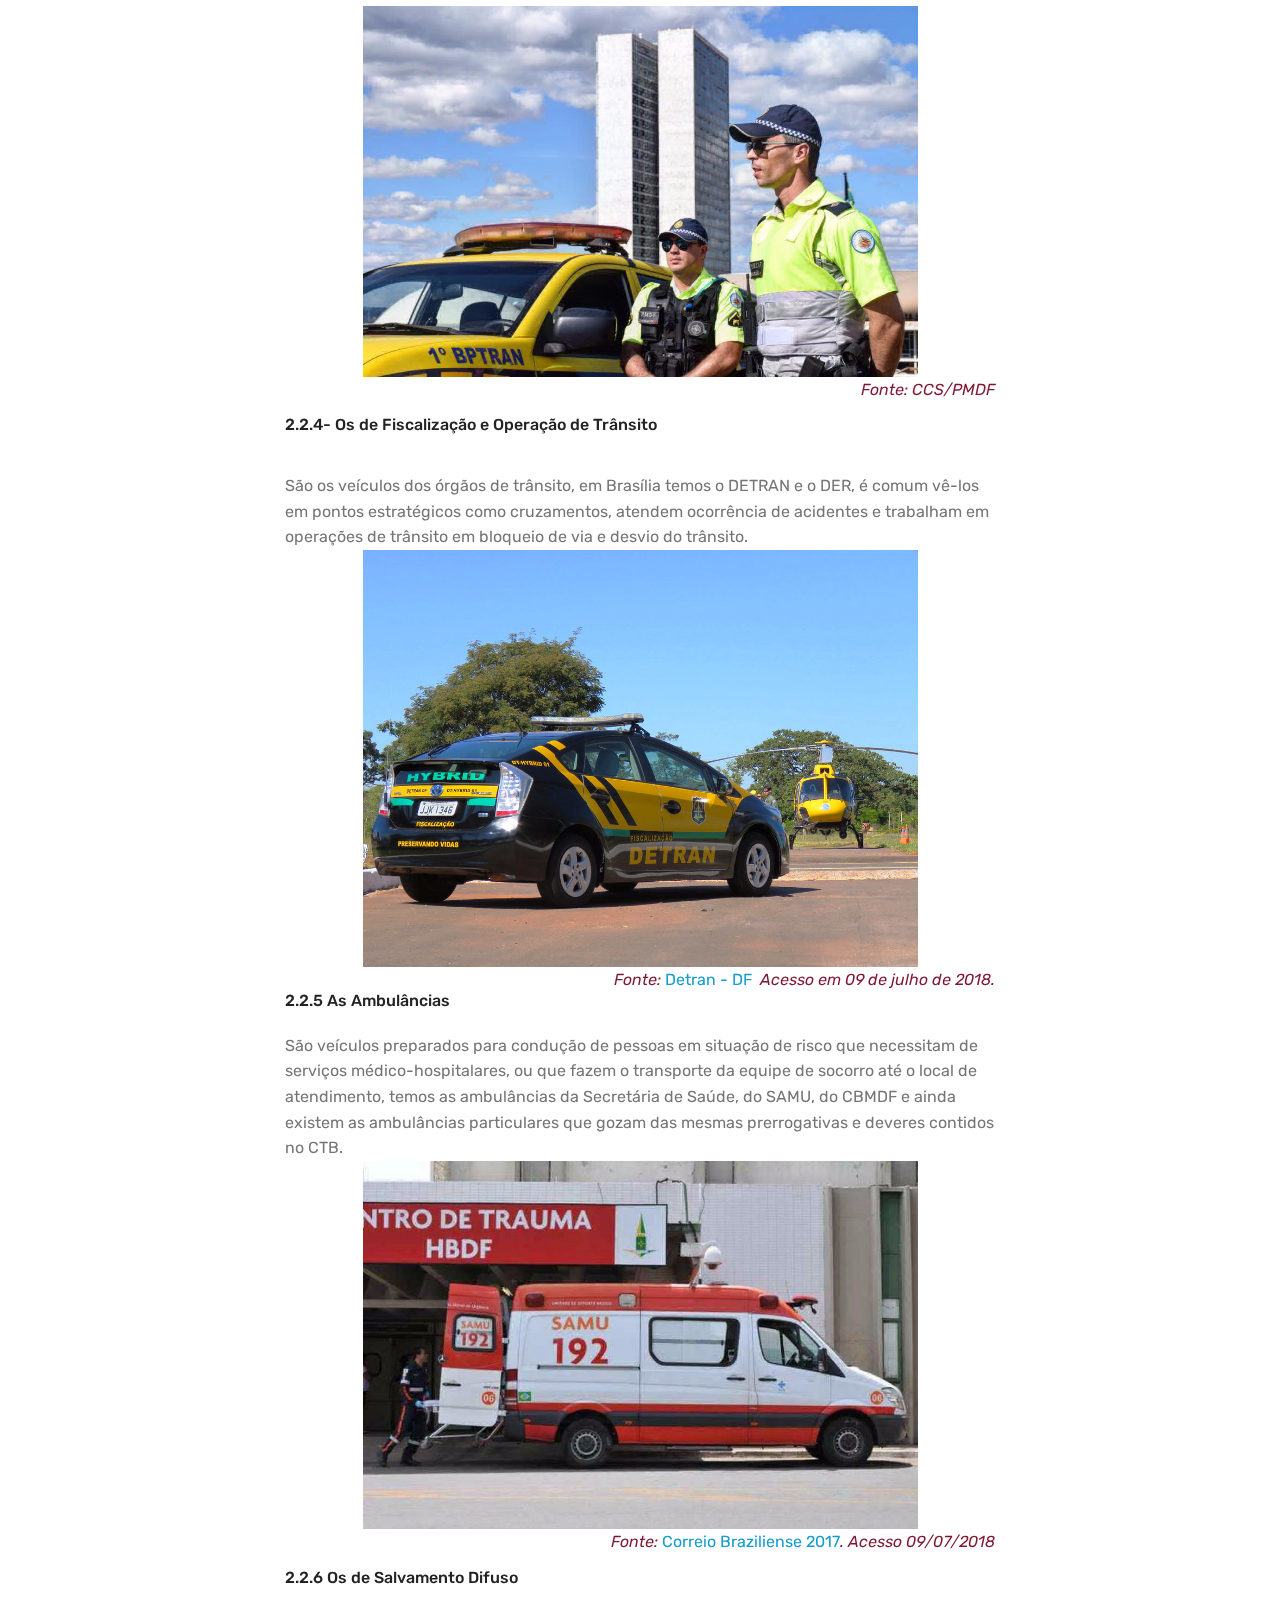
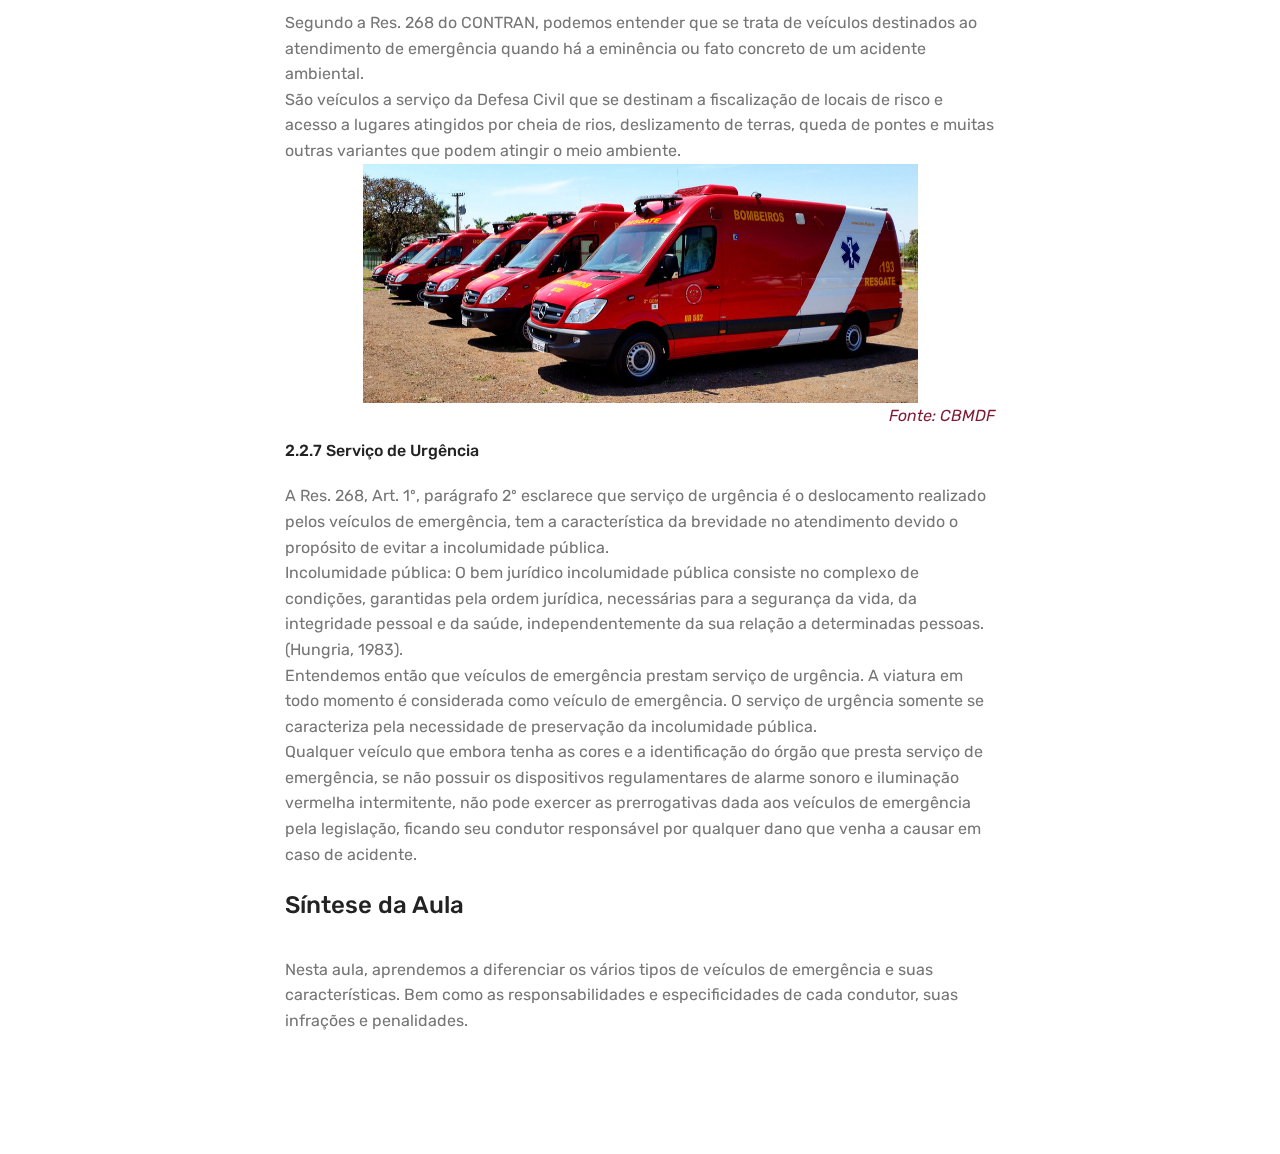
<file: aula_02.html>
<!DOCTYPE html>
<html >
<head>
  <!-- Site made with Mobirise Website Builder v4.8.1, https://mobirise.com -->
  <meta charset="UTF-8">
  <meta http-equiv="X-UA-Compatible" content="IE=edge">
  <meta name="generator" content="Mobirise v4.8.1, mobirise.com">
  <meta name="viewport" content="width=device-width, initial-scale=1, minimum-scale=1">
  <link rel="shortcut icon" href="assets/images/branca-horizontal-122x57.png" type="image/x-icon">
  <meta name="description" content="">
  <title>Aula 02</title>
  <link rel="stylesheet" href="assets/web/assets/mobirise-icons/mobirise-icons.css">
  <link rel="stylesheet" href="assets/tether/tether.min.css">
  <link rel="stylesheet" href="assets/soundcloud-plugin/style.css">
  <link rel="stylesheet" href="assets/bootstrap/css/bootstrap.min.css">
  <link rel="stylesheet" href="assets/bootstrap/css/bootstrap-grid.min.css">
  <link rel="stylesheet" href="assets/bootstrap/css/bootstrap-reboot.min.css">
  <link rel="stylesheet" href="assets/dropdown/css/style.css">
  <link rel="stylesheet" href="assets/socicon/css/styles.css">
  <link rel="stylesheet" href="assets/theme/css/style.css">
  <link rel="stylesheet" href="assets/mobirise/css/mbr-additional.css" type="text/css">
  <link rel="stylesheet" href="https://cdnjs.cloudflare.com/ajax/libs/font-awesome/4.7.0/css/font-awesome.css" />
  
  
  
</head>
<body>
  <section class="menu cid-qWWlHbCC5E" once="menu" id="menu1-1f">

    

    <nav class="navbar navbar-expand beta-menu navbar-dropdown align-items-center navbar-fixed-top navbar-toggleable-sm bg-color transparent">
        <button class="navbar-toggler navbar-toggler-right" type="button" data-toggle="collapse" data-target="#navbarSupportedContent" aria-controls="navbarSupportedContent" aria-expanded="false" aria-label="Toggle navigation">
            <div class="hamburger">
                <span></span>
                <span></span>
                <span></span>
                <span></span>
            </div>
        </button>
        <div class="menu-logo">
            <div class="navbar-brand">
                <span class="navbar-logo">
                    <a href="index.html">
                         <img src="assets/images/branca-horizontal-122x57.png" alt="Virtual ISCP" title="Virtual ISCP" style="height: 3.8rem;">
                    </a>
                </span>
                
            </div>
        </div>
        <div class="collapse navbar-collapse" id="navbarSupportedContent">
            <ul class="navbar-nav nav-dropdown nav-right" data-app-modern-menu="true"><li class="nav-item">
                    <a class="nav-link link text-white display-4" href="fichatecnica.html"><span class="socicon socicon-persona mbr-iconfont mbr-iconfont-btn"></span>
                        
                        Ficha Técnica</a>
                </li>
                <li class="nav-item dropdown">
                    <a class="nav-link link text-white dropdown-toggle display-4" href="https://mobirise.com" data-toggle="dropdown-submenu" aria-expanded="false"><span class="mbri-edit mbr-iconfont mbr-iconfont-btn"></span>
                        
                        Material Didático</a><div class="dropdown-menu"><a class="text-white dropdown-item display-4" href="objetivos.html">Objetivos da Unidade</a><a class="text-white dropdown-item display-4" href="aula_01.html" aria-expanded="false">Aula 01</a><a class="text-white dropdown-item display-4" href="aula_02.html" aria-expanded="false">Aula 02</a><a class="text-white dropdown-item display-4" href="aula_03.html" aria-expanded="false">Aula 03</a><a class="text-white dropdown-item display-4" href="finalizando_unidade.html" aria-expanded="false">Finalizando a Unidade</a></div>
                </li></ul>
            
        </div>
    </nav>
</section>

<section class="engine"><a href="https://mobiri.se/z">best website templates</a></section><section class="header1 cid-qWWlHceoQy mbr-parallax-background" id="header1-1g">

    

    <div class="mbr-overlay" style="opacity: 0.7; background-color: rgb(0, 0, 0);">
    </div>

    <div class="container">
        <div class="row justify-content-md-center">
            <div class="mbr-white col-md-10">
                
                <h3 class="mbr-section-subtitle align-center mbr-light pb-3 mbr-fonts-style display-2">AULA 2 – Regras de Circulação</h3>
                
                
            </div>
        </div>
    </div>

</section>

<section class="mbr-section content4 cid-qWWlHcPzXP" id="content4-1h">

    

    <div class="container">
        <div class="media-container-row">
            <div class="title col-12 col-md-8">
                <h2 class="align-center pb-3 mbr-fonts-style display-2"><strong>Objetivos da Aula</strong></h2>
                
                
            </div>
        </div>
    </div>
</section>

<section class="mbr-section article content11 cid-qWWlHdfxx7" id="content11-1i">
     

    <div class="container">
        <div class="media-container-row">
            <div class="mbr-text counter-container col-12 col-md-8 mbr-fonts-style display-7">
                <ol>
                    <li><strong>Familiarizar-se com a legislação específica para veículos de emergência.</strong></li>
                </ol>
            </div>
        </div>
    </div>
</section>

<section class="mbr-section content4 cid-qWWlHdAkbp" id="content4-1j">

    

    <div class="container">
        <div class="media-container-row">
            <div class="title col-12 col-md-8">
                <h2 class="align-center pb-3 mbr-fonts-style display-5">2.1 Regras Gerais de Estacionamento, Parada e Circulação, Legislação Específica para Veículos de Emergência e Responsabilidade do Condutor de Veículo de Emergência</h2>
                
                
            </div>
        </div>
    </div>
</section>

<section class="mbr-section article content1 cid-qWWlHe0bhs" id="content1-1k">
    
     

    <div class="container">
        <div class="media-container-row">
            <div class="mbr-text col-12 col-md-8 mbr-fonts-style display-7"><div>Vamos iniciar os nossos estudos com algumas conceituações previstas no CTB, exemplificando as situações expostas na legislação.</div></div>
        </div>
    </div>
</section>

<section class="mbr-section content4 cid-qWWlHeKlWy" id="content4-1m">

    

    <div class="container">
        <div class="media-container-row">
            <div class="title col-12 col-md-8">
                <h2 class="align-center pb-3 mbr-fonts-style display-7">2.1.1 Parada</h2>
                
                
            </div>
        </div>
    </div>
</section>

<section class="mbr-section article content1 cid-qWWlHfTEJY" id="content1-1o">
    
     

    <div class="container">
        <div class="media-container-row">
            <div class="mbr-text col-12 col-md-8 mbr-fonts-style display-7"><div>Imobilização do veículo com a finalidade e pelo tempo estritamente necessário para efetuar embarque ou desembarque de passageiros. <a href="assets/files/CTB.pdf" target="_blank">(Anexo I do CTB)</a>
</div><div>&nbsp;Para considerar a atitude de parada no trânsito uma ação legal, em locais onde não haja sinalização de proibição, a finalidade tem que ser o embarque ou desembarque de passageiros, e o tempo da parada deve ser condicionado à ação dos passageiros em entrarem ou saírem do veículo.
</div><div>&nbsp;Não caracteriza infração de trânsito, parar em locais onde haja placa de proibido estacionar, desde que a finalidade seja o embarque ou desembarque, e o tempo seja o necessário para ação dos passageiros.
</div></div>
        </div>
    </div>
</section>

<section class="mbr-section content4 cid-qWX25WceW6" id="content4-3m">

    

    <div class="container">
        <div class="media-container-row">
            <div class="title col-12 col-md-8">
                <h2 class="align-center pb-3 mbr-fonts-style display-7"><p>2.1.2 Estacionamento</p></h2>
                
                
            </div>
        </div>
    </div>
</section>

<section class="mbr-section article content1 cid-qWX2qi9iY6" id="content1-3p">
    
     

    <div class="container">
        <div class="media-container-row">
            <div class="mbr-text col-12 col-md-8 mbr-fonts-style display-7"><div>Imobilização de veículos por tempo superior ao necessário para embarque ou desembarque de passageiros.
</div><div><span style="font-size: 1rem;">Todo veículo ao ficar imobilizado por tempo superior ao necessário para os passageiros embarcarem ou desembarcarem, é considerado estacionado estando sujeito às infrações de estacionamento previstas no CTB.</span><br></div><div>&nbsp;Facilmente percebemos que parar e estacionar têm finalidades diferentes, um carro que esteja sem passageiros não poderá ser considerado parado, mas sim estacionado, mesmo que o condutor esteja no veículo e com o pisca-alerta acionado. Alguns condutores se confundem com o uso do pisca-alerta, o CTB no artigo 40 prevê apenas duas situações para o seu uso, imobilização do veículo em situação de emergência e determinado pela regulamentação da via, que pode ser através de informação junto a placa de regulamentação ou por determinação de agente da autoridade de trânsito.
</div><div><br></div></div>
        </div>
    </div>
</section>

<section class="cid-qXBHp4rPft" id="image4-8j">
    <!-- Block parameters controls (Blue "Gear" panel) -->
    
    <!-- End block parameters -->
    <div class="container images-container">
            <div class="media-container-row" style="width: 76%;">
                <div class="img-item item1" style="width: 82%;">
                    <img src="assets/images/bloqueio-do-socorro-400x300.jpg" alt="" title="">
                    
                </div>
                <div class="img-item">
                    <img src="assets/images/estacionado-em-lugar-proibido-512x300.jpg" alt="" title="">
                    
                </div>
            </div>
    </div>
</section>

<section class="mbr-section article content1 cid-qWYYHBecs8" id="content1-6w">
    
     

    <div class="container">
        <div class="media-container-row">
            <div class="mbr-text col-12 col-md-8 mbr-fonts-style display-7"><div>Veículos estacionados em locais proibidos além de gerar infração prevista no CTB também causam problemas a circulação, essa situação é agravada quando impedem o acesso dos veículos de emergência ao local de ocorrência colocando assim a vida das pessoas em risco pela demora no atendimento.
</div><div>Veja então que antes de qualquer outra finalidade, estas regras garantem a segurança no trânsito, não há então comportamento ou desculpas que justifique sua inobservância.
</div><div>&nbsp;Quanto a circulação de veículos é bom salientar que o CTB no artigo 214 também prevê que os pedestres têm preferência de passagem mesmo que tenham iniciado a travessia em local não sinalizado pela faixa de pedestre a ele destinada.
</div><div><br></div></div>
        </div>
    </div>
</section>

<section class="mbr-section content4 cid-qWX2xBnRGR" id="content4-3q">

    

    <div class="container">
        <div class="media-container-row">
            <div class="title col-12 col-md-8">
                <h2 class="align-center pb-3 mbr-fonts-style display-5"><p>2.2 Responsabilidade do Condutor</p></h2>
                
                
            </div>
        </div>
    </div>
</section>

<section class="mbr-section article content1 cid-qWX2HH8C29" id="content1-3r">
    
     

    <div class="container">
        <div class="media-container-row">
            <div class="mbr-text col-12 col-md-8 mbr-fonts-style display-7"><div>O artigo 29, § 2º do CTB diz o seguinte: 
</div><div>Respeitadas as normas de circulação e conduta estabelecida neste artigo, em ordem decrescente, os veículos de maior porte serão sempre responsáveis pela segurança dos menores, os motorizados pelos não motorizados e, juntos, pela incolumidade dos pedestres.
</div><div>O motorista deve ter atenção redobrada e diminuir a velocidade ao se aproximar de locais onde haja escolas, hospitais, estações de embarque e desembarque de passageiros, ou onde haja intensa movimentação de pedestres, nestes locais há sempre pedestres atravessando a via.
</div><div>Nenhuma regra de parada, estacionamento e circulação justifica a falta de respeito para com a vida. A demora no atendimento pode ser fatal, por conta de um veículo estacionado em local proibido.
</div><div><br></div></div>
        </div>
    </div>
</section>

<section class="mbr-section content4 cid-qWX2VMAuDn" id="content4-3t">

    

    <div class="container">
        <div class="media-container-row">
            <div class="title col-12 col-md-8">
                <h2 class="align-center pb-3 mbr-fonts-style display-7">2.2.1 Veículos de Emergência</h2>
                
                
            </div>
        </div>
    </div>
</section>

<section class="mbr-section article content1 cid-qWX35Ekk3J" id="content1-3u">
    
     

    <div class="container">
        <div class="media-container-row">
            <div class="mbr-text col-12 col-md-8 mbr-fonts-style display-7"><div>Toda legislação a respeito do trânsito de veículos de emergência é encontrada no CTB e suas Resoluções, é na legislação de trânsito que identificamos o amparo legal para que veículos de emergência sejam exceção às regras de estacionamento, parada e circulação, também é nela que temos a informação da forma de deslocamento em serviço de urgência, vejamos então o que diz o CTB.
</div><div><a href="assets/files/CTB.pdf" target="_blank">Clique aqui e conheça na íntegra o Código de Trânsito Brasileiro</a></div><div>Segundo a <a href="assets/files/RESOLUCAO_CONTRAN_268.pdf" target="_blank">Resolução 268 do CONTRAN</a>, somente os veículos mencionados no inciso VII do Art. 29 do CTB podem ser considerados veículos de emergência, são eles:</div></div>
        </div>
    </div>
</section>

<section class="mbr-section content4 cid-qWX3rmLZ28" id="content4-3w">

    

    <div class="container">
        <div class="media-container-row">
            <div class="title col-12 col-md-8">
                <h2 class="align-center pb-3 mbr-fonts-style display-7">2.2.2 Socorro de Incêndio e Salvamento</h2>
                
                
            </div>
        </div>
    </div>
</section>

<section class="mbr-section article content1 cid-qWX3xbaQn9" id="content1-3x">
    
     

    <div class="container">
        <div class="media-container-row">
            <div class="mbr-text col-12 col-md-8 mbr-fonts-style display-7"><div>Estes veículos pertencem a frota do CBMDF que é o órgão responsável em atender a ocorrências de incêndio e salvamento.</div></div>
        </div>
    </div>
</section>

<section class="cid-qWYZu7rPIY" id="image1-6y">

    

    <figure class="mbr-figure container">
            <div class="image-block" style="width: 50%;">
                <img src="assets/images/2.2.2-socorro-de-incndio-e-salvamento-1110x764.jpg" width="1400" alt="Mobirise" title="">
                
            </div>
    </figure>
</section>

<section class="mbr-section article content1 cid-qWX67HhnWn" id="content1-49">
    
     

    <div class="container">
        <div class="media-container-row">
            <div class="mbr-text col-12 col-md-8 mbr-fonts-style display-7"><font color="#7f1933"><em>Fonte: CBMDF</em></font></div>
        </div>
    </div>
</section>

<section class="mbr-section content4 cid-qWX3Lf9TAS" id="content4-41">

    

    <div class="container">
        <div class="media-container-row">
            <div class="title col-12 col-md-8">
                <h2 class="align-center pb-3 mbr-fonts-style display-7">2.2.3- Os de Polícia</h2>
                
                
            </div>
        </div>
    </div>
</section>

<section class="mbr-section article content1 cid-qWX3SKJ0uC" id="content1-42">
    
     

    <div class="container">
        <div class="media-container-row">
            <div class="mbr-text col-12 col-md-8 mbr-fonts-style display-7"><div>Estes são variados, devido às diversas formas de ação policial, em alguns casos não são caracterizados com as cores e emblemas da instituição policial, bastando apenas que ao fazer uso da prerrogativa da livre circulação, o dispositivo de iluminação vermelha intermitente seja acoplado ao teto do veículo e o dispositivo sonoro seja ligado.</div></div>
        </div>
    </div>
</section>

<section class="cid-qWYZYeUAnp" id="image1-6z">

    

    <figure class="mbr-figure container">
            <div class="image-block" style="width: 50%;">
                <img src="assets/images/pmbd-234234-960x640.jpg" width="1400" alt="Mobirise" title="">
                
            </div>
    </figure>
</section>

<section class="mbr-section article content1 cid-qXqlNUjhmd" id="content1-8e">
    
     

    <div class="container">
        <div class="media-container-row">
            <div class="mbr-text col-12 col-md-8 mbr-fonts-style display-7"><font color="#7f1933"><em>Fonte: CCS/PMDF</em></font></div>
        </div>
    </div>
</section>

<section class="mbr-section content4 cid-qWX5zT9IVX" id="content4-46">

    

    <div class="container">
        <div class="media-container-row">
            <div class="title col-12 col-md-8">
                <h2 class="align-center pb-3 mbr-fonts-style display-7"><p>2.2.4- Os de Fiscalização e Operação de Trânsito</p></h2>
                
                
            </div>
        </div>
    </div>
</section>

<section class="mbr-section article content1 cid-qWX5XMCfvD" id="content1-47">
    
     

    <div class="container">
        <div class="media-container-row">
            <div class="mbr-text col-12 col-md-8 mbr-fonts-style display-7"><div>São os veículos dos órgãos de trânsito, em Brasília temos o DETRAN e o DER, é comum vê-los em pontos estratégicos como cruzamentos, atendem ocorrência de acidentes e trabalham em operações de trânsito em bloqueio de via e desvio do trânsito.</div></div>
        </div>
    </div>
</section>

<section class="cid-qWZ0MQihy9" id="image1-71">

    

    <figure class="mbr-figure container">
            <div class="image-block" style="width: 50%;">
                <img src="assets/images/legis-de-tran-imagem-6-1024x768.jpg" width="1400" alt="Mobirise" title="">
                
            </div>
    </figure>
</section>

<section class="mbr-section article content1 cid-qWZ0TDbGFv" id="content1-72">
    
     

    <div class="container">
        <div class="media-container-row">
            <div class="mbr-text col-12 col-md-8 mbr-fonts-style display-7"><font color="#7f1933"><em>Fonte: <a href="https://www.flickr.com/photos/tags/detrandf/" target="_blank">Detran - DF</a>&nbsp;&nbsp;Acesso em 09 de julho de 2018.</em></font></div>
        </div>
    </div>
</section>

<section class="mbr-section content4 cid-qWX6lfpzhe" id="content4-4a">

    

    <div class="container">
        <div class="media-container-row">
            <div class="title col-12 col-md-8">
                <h2 class="align-center pb-3 mbr-fonts-style display-7">2.2.5 As Ambulâncias</h2>
                
                
            </div>
        </div>
    </div>
</section>

<section class="mbr-section article content1 cid-qWX6rnbo6X" id="content1-4b">
    
     

    <div class="container">
        <div class="media-container-row">
            <div class="mbr-text col-12 col-md-8 mbr-fonts-style display-7"><div>São veículos preparados para condução de pessoas em situação de risco que necessitam de serviços médico-hospitalares, ou que fazem o transporte da equipe de socorro até o local de atendimento, temos as ambulâncias da Secretária de Saúde, do SAMU, do CBMDF e ainda existem as ambulâncias particulares que gozam das mesmas prerrogativas e deveres contidos no CTB.</div></div>
        </div>
    </div>
</section>

<section class="cid-qWZ1az0B5o" id="image1-73">

    

    <figure class="mbr-figure container">
            <div class="image-block" style="width: 50%;">
                <img src="assets/images/samu-820x544.jpg" width="1400" alt="Mobirise" title="">
                
            </div>
    </figure>
</section>

<section class="mbr-section article content1 cid-qWZ1l9jKan" id="content1-74">
    
     

    <div class="container">
        <div class="media-container-row">
            <div class="mbr-text col-12 col-md-8 mbr-fonts-style display-7"><font color="#7f1933"><em>Fonte: <a href="https://www.correiobraziliense.com.br/app/noticia/cidades/2017/01/15/interna_cidadesdf,565258/samu-do-df-perde-recursos-federais-por-causa-de-falhas-do-executivo-lo.shtml" target="_blank">Correio Braziliense 2017</a>. Acesso 09/07/2018</em></font></div>
        </div>
    </div>
</section>

<section class="mbr-section content4 cid-qWX6FrqZzd" id="content4-4e">

    

    <div class="container">
        <div class="media-container-row">
            <div class="title col-12 col-md-8">
                <h2 class="align-center pb-3 mbr-fonts-style display-7">2.2.6 Os de Salvamento Difuso</h2>
                
                
            </div>
        </div>
    </div>
</section>

<section class="mbr-section article content1 cid-qWX6NJL2qX" id="content1-4f">
    
     

    <div class="container">
        <div class="media-container-row">
            <div class="mbr-text col-12 col-md-8 mbr-fonts-style display-7"><div>Segundo a Res. 268 do CONTRAN, podemos entender que se trata de veículos destinados ao atendimento de emergência quando há a eminência ou fato concreto de um acidente ambiental.
</div><div>São veículos a serviço da Defesa Civil que se destinam a fiscalização de locais de risco e acesso a lugares atingidos por cheia de rios, deslizamento de terras, queda de pontes e muitas outras variantes que podem atingir o meio ambiente. 
</div></div>
        </div>
    </div>
</section>

<section class="cid-qWZ1DSpCzz" id="image1-75">

    

    <figure class="mbr-figure container">
            <div class="image-block" style="width: 50%;">
                <img src="assets/images/legis-de-tran-imagem-7-1024x441.jpg" width="1400" alt="Mobirise" title="">
                
            </div>
    </figure>
</section>

<section class="mbr-section article content1 cid-qWZ1TmMrVj" id="content1-76">
    
     

    <div class="container">
        <div class="media-container-row">
            <div class="mbr-text col-12 col-md-8 mbr-fonts-style display-7"><font color="#7f1933"><em>Fonte: CBMDF</em></font></div>
        </div>
    </div>
</section>

<section class="mbr-section content4 cid-qWX6YUNdCO" id="content4-4h">

    

    <div class="container">
        <div class="media-container-row">
            <div class="title col-12 col-md-8">
                <h2 class="align-center pb-3 mbr-fonts-style display-7">2.2.7 Serviço de Urgência</h2>
                
                
            </div>
        </div>
    </div>
</section>

<section class="mbr-section article content1 cid-qWX75ujhhA" id="content1-4i">
    
     

    <div class="container">
        <div class="media-container-row">
            <div class="mbr-text col-12 col-md-8 mbr-fonts-style display-7"><div>A Res. 268, Art. 1º, parágrafo 2º esclarece que serviço de urgência é o deslocamento realizado pelos veículos de emergência, tem a característica da brevidade no atendimento devido o propósito de evitar a incolumidade pública.
</div><div>Incolumidade pública: O bem jurídico incolumidade pública consiste no complexo de condições, garantidas pela ordem jurídica, necessárias para a segurança da vida, da integridade pessoal e da saúde, independentemente da sua relação a determinadas pessoas. (Hungria, 1983).</div><div>Entendemos então que veículos de emergência prestam serviço de urgência. A viatura em todo momento é considerada como veículo de emergência. O serviço de urgência somente se caracteriza pela necessidade de preservação da incolumidade pública.
</div><div>Qualquer veículo que embora tenha as cores e a identificação do órgão que presta serviço de emergência, se não possuir os dispositivos regulamentares de alarme sonoro e iluminação vermelha intermitente, não pode exercer as prerrogativas dada aos veículos de emergência pela legislação, ficando seu condutor responsável por qualquer dano que venha a causar em caso de acidente.
</div><div><br></div></div>
        </div>
    </div>
</section>

<section class="mbr-section content4 cid-qX1m7DBG1j" id="content4-7p">

    

    <div class="container">
        <div class="media-container-row">
            <div class="title col-12 col-md-8">
                <h2 class="align-center pb-3 mbr-fonts-style display-5"><p>Síntese da Aula</p></h2>
                
                
            </div>
        </div>
    </div>
</section>

<section class="mbr-section article content1 cid-qX1maqx9pC" id="content1-7q">
    
     

    <div class="container">
        <div class="media-container-row">
            <div class="mbr-text col-12 col-md-8 mbr-fonts-style display-7"><div>Nesta aula, aprendemos a diferenciar os vários tipos de veículos de emergência e suas características. Bem como as responsabilidades e especificidades de cada condutor, suas infrações e penalidades.</div></div>
        </div>
    </div>
</section>
<div class="fixed-action-btn btn-mid-line-left">
    <a href="aula_01.html" class="btn-floating " data-position="right" data-delay="50" data-tooltip="Página anterior">
        <i class="fa fa-angle-left"></i>
    </a>
</div>
<div class="fixed-action-btn btn-mid-line-right">
    <a href="aula_03.html" class="btn-floating pulse" data-position="right" data-delay="50" data-tooltip="Próxima página">
        <i class="fa fa-angle-right"></i>
    </a>
</div>

  <script src="assets/web/assets/jquery/jquery.min.js"></script>
  <script src="assets/popper/popper.min.js"></script>
  <script src="assets/tether/tether.min.js"></script>
  <script src="assets/bootstrap/js/bootstrap.min.js"></script>
  <script src="assets/smoothscroll/smooth-scroll.js"></script>
  <script src="assets/dropdown/js/script.min.js"></script>
  <script src="assets/touchswipe/jquery.touch-swipe.min.js"></script>
  <script src="assets/parallax/jarallax.min.js"></script>
  <script src="assets/theme/js/script.js"></script>
  
  
</body>
</html>
</file>
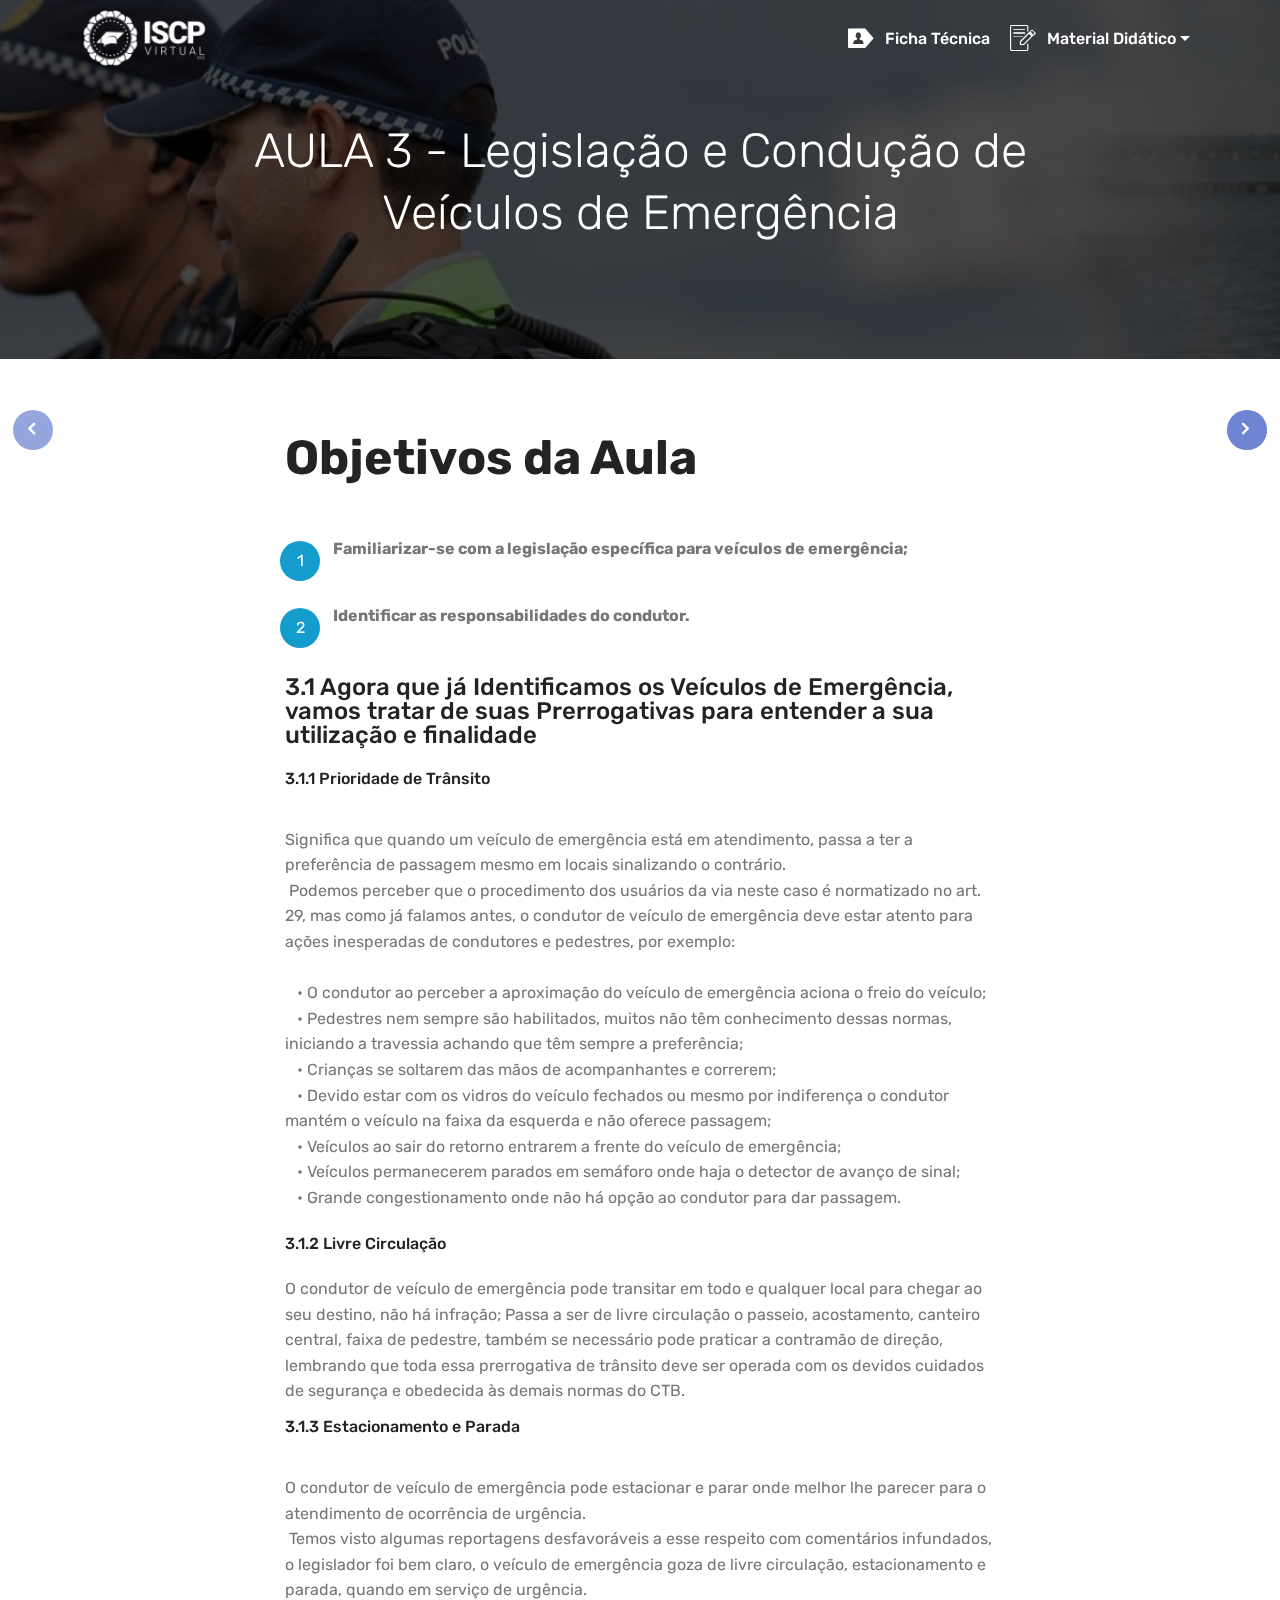
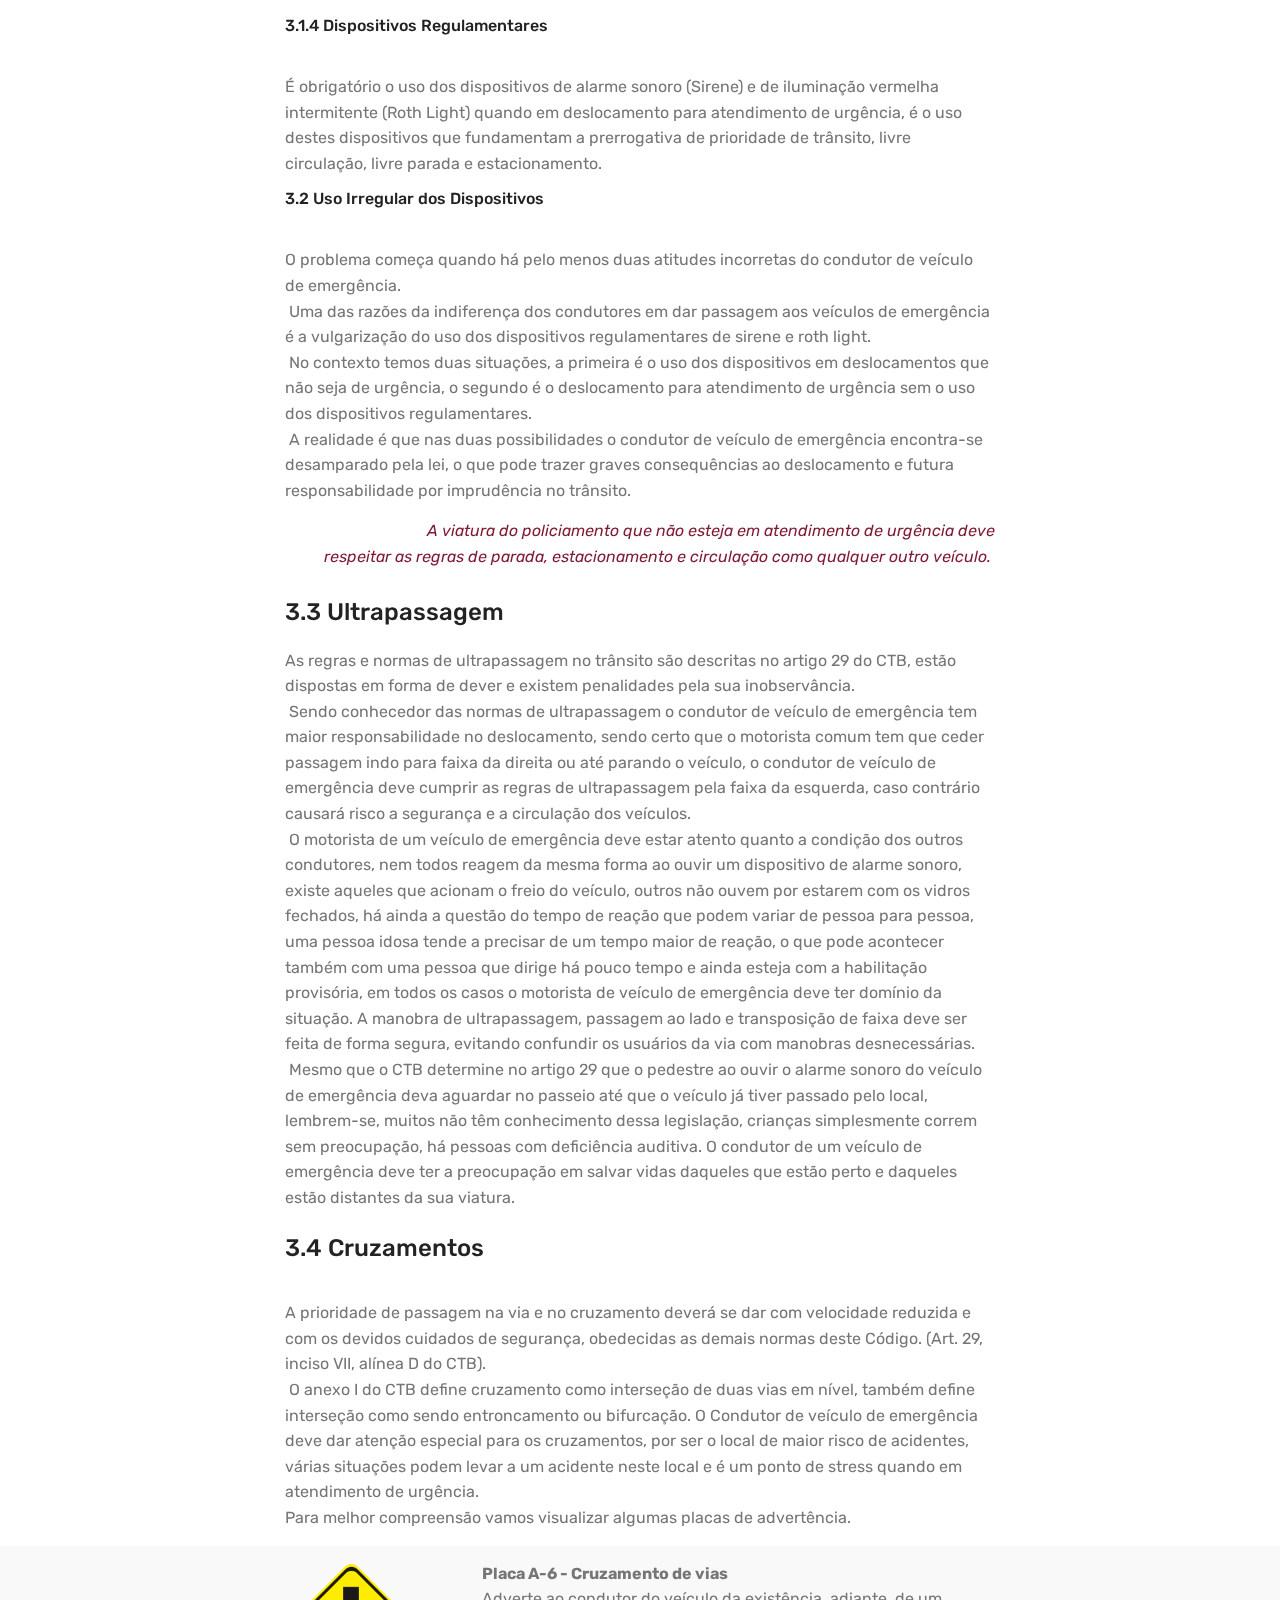
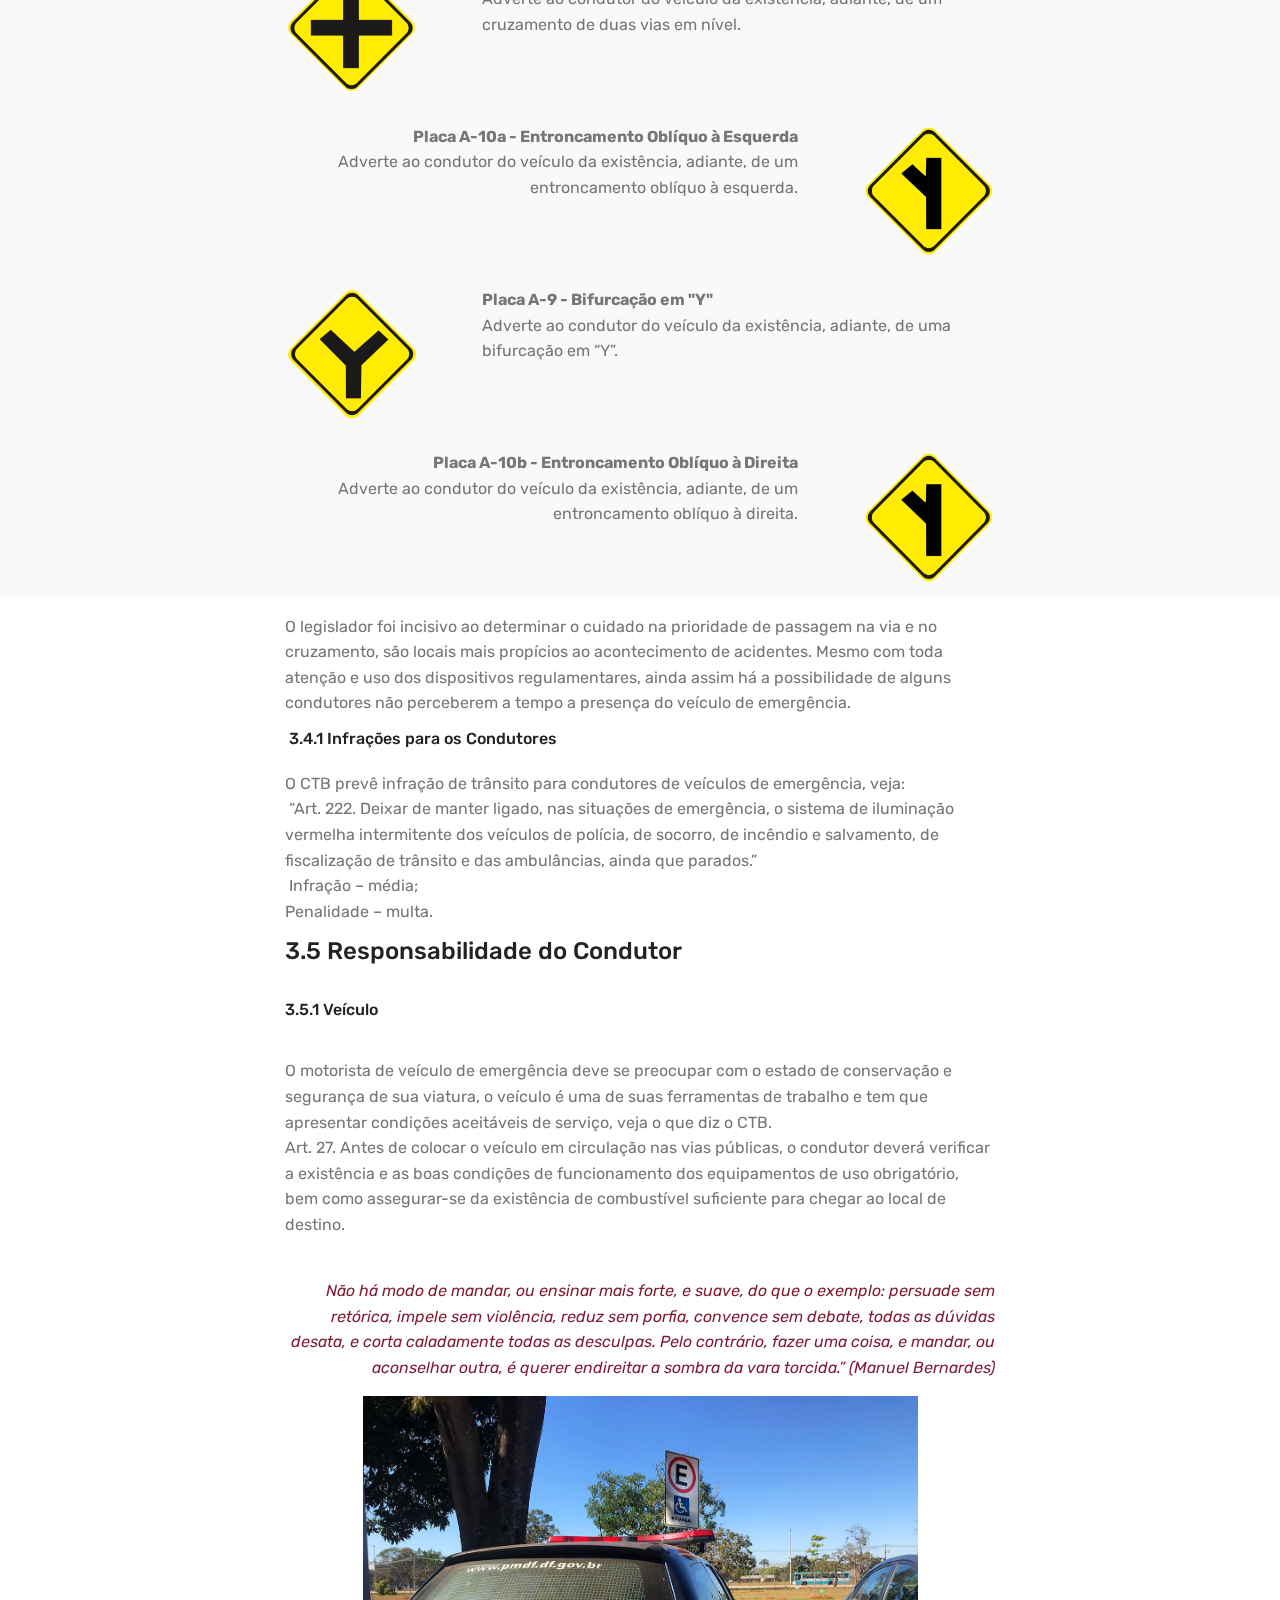
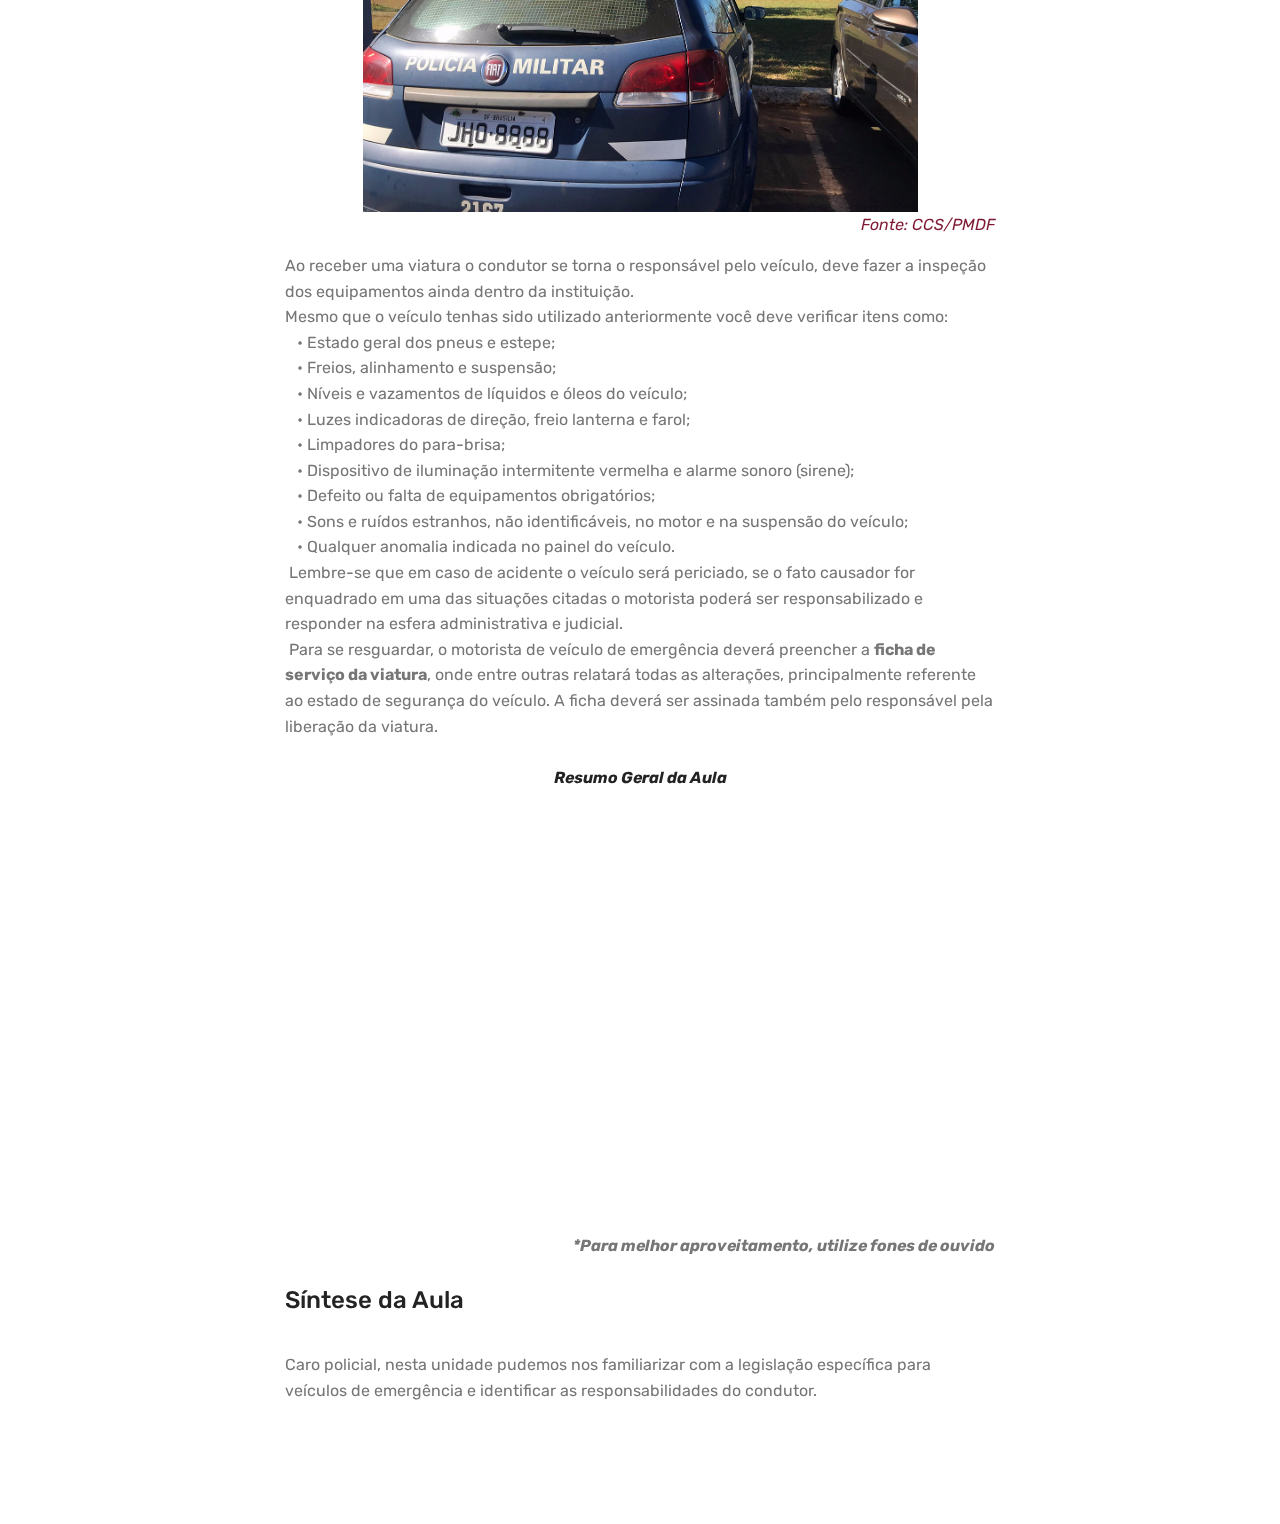
<file: aula_03.html>
<!DOCTYPE html>
<html >
<head>
  <!-- Site made with Mobirise Website Builder v4.8.1, https://mobirise.com -->
  <meta charset="UTF-8">
  <meta http-equiv="X-UA-Compatible" content="IE=edge">
  <meta name="generator" content="Mobirise v4.8.1, mobirise.com">
  <meta name="viewport" content="width=device-width, initial-scale=1, minimum-scale=1">
  <link rel="shortcut icon" href="assets/images/branca-horizontal-122x57.png" type="image/x-icon">
  <meta name="description" content="">
  <title>Aula 03</title>
  <link rel="stylesheet" href="assets/web/assets/mobirise-icons/mobirise-icons.css">
  <link rel="stylesheet" href="assets/tether/tether.min.css">
  <link rel="stylesheet" href="assets/soundcloud-plugin/style.css">
  <link rel="stylesheet" href="assets/bootstrap/css/bootstrap.min.css">
  <link rel="stylesheet" href="assets/bootstrap/css/bootstrap-grid.min.css">
  <link rel="stylesheet" href="assets/bootstrap/css/bootstrap-reboot.min.css">
  <link rel="stylesheet" href="assets/dropdown/css/style.css">
  <link rel="stylesheet" href="assets/socicon/css/styles.css">
  <link rel="stylesheet" href="assets/theme/css/style.css">
  <link rel="stylesheet" href="assets/mobirise/css/mbr-additional.css" type="text/css">
  <link rel="stylesheet" href="https://cdnjs.cloudflare.com/ajax/libs/font-awesome/4.7.0/css/font-awesome.css" />
  
  
  
</head>
<body>
  <section class="menu cid-qWWlJR3tsr" once="menu" id="menu1-23">

    

    <nav class="navbar navbar-expand beta-menu navbar-dropdown align-items-center navbar-fixed-top navbar-toggleable-sm bg-color transparent">
        <button class="navbar-toggler navbar-toggler-right" type="button" data-toggle="collapse" data-target="#navbarSupportedContent" aria-controls="navbarSupportedContent" aria-expanded="false" aria-label="Toggle navigation">
            <div class="hamburger">
                <span></span>
                <span></span>
                <span></span>
                <span></span>
            </div>
        </button>
        <div class="menu-logo">
            <div class="navbar-brand">
                <span class="navbar-logo">
                    <a href="index.html">
                         <img src="assets/images/branca-horizontal-122x57.png" alt="Virtual ISCP" title="Virtual ISCP" style="height: 3.8rem;">
                    </a>
                </span>
                
            </div>
        </div>
        <div class="collapse navbar-collapse" id="navbarSupportedContent">
            <ul class="navbar-nav nav-dropdown nav-right" data-app-modern-menu="true"><li class="nav-item">
                    <a class="nav-link link text-white display-4" href="fichatecnica.html"><span class="socicon socicon-persona mbr-iconfont mbr-iconfont-btn"></span>
                        
                        Ficha Técnica</a>
                </li>
                <li class="nav-item dropdown">
                    <a class="nav-link link text-white dropdown-toggle display-4" href="https://mobirise.com" data-toggle="dropdown-submenu" aria-expanded="false"><span class="mbri-edit mbr-iconfont mbr-iconfont-btn"></span>
                        
                        Material Didático</a><div class="dropdown-menu"><a class="text-white dropdown-item display-4" href="objetivos.html">Objetivos da Unidade</a><a class="text-white dropdown-item display-4" href="aula_01.html" aria-expanded="false">Aula 01</a><a class="text-white dropdown-item display-4" href="aula_02.html" aria-expanded="false">Aula 02</a><a class="text-white dropdown-item display-4" href="aula_03.html" aria-expanded="false">Aula 03</a><a class="text-white dropdown-item display-4" href="finalizando_unidade.html" aria-expanded="false">Finalizando a Unidade</a></div>
                </li></ul>
            
        </div>
    </nav>
</section>

<section class="engine"><a href="https://mobiri.se/d">free web maker</a></section><section class="header1 cid-qWWlJRyF6D mbr-parallax-background" id="header1-24">

    

    <div class="mbr-overlay" style="opacity: 0.7; background-color: rgb(0, 0, 0);">
    </div>

    <div class="container">
        <div class="row justify-content-md-center">
            <div class="mbr-white col-md-10">
                
                <h3 class="mbr-section-subtitle align-center mbr-light pb-3 mbr-fonts-style display-2">AULA 3 - Legislação e Condução de Veículos de Emergência</h3>
                
                
            </div>
        </div>
    </div>

</section>

<section class="mbr-section content4 cid-qWWlJS1iyn" id="content4-25">

    

    <div class="container">
        <div class="media-container-row">
            <div class="title col-12 col-md-8">
                <h2 class="align-center pb-3 mbr-fonts-style display-2"><strong>Objetivos da Aula</strong></h2>
                
                
            </div>
        </div>
    </div>
</section>

<section class="mbr-section article content11 cid-qWWlJSp8Sq" id="content11-26">
     

    <div class="container">
        <div class="media-container-row">
            <div class="mbr-text counter-container col-12 col-md-8 mbr-fonts-style display-7">
                <ol>
                    <li><strong>Familiarizar-se com a legislação específica para veículos de emergência;<br><br></strong></li>
                    <li><strong>Identificar as responsabilidades do condutor.</strong></li>
                </ol>
            </div>
        </div>
    </div>
</section>

<section class="mbr-section content4 cid-qWWlJSPj8t" id="content4-27">

    

    <div class="container">
        <div class="media-container-row">
            <div class="title col-12 col-md-8">
                <h2 class="align-center pb-3 mbr-fonts-style display-5">3.1 Agora que já Identificamos os Veículos de Emergência, vamos tratar de suas Prerrogativas para entender a sua utilização e finalidade</h2>
                
                
            </div>
        </div>
    </div>
</section>

<section class="mbr-section content4 cid-qXxFUr8rLp" id="content4-8h">

    

    <div class="container">
        <div class="media-container-row">
            <div class="title col-12 col-md-8">
                <h2 class="align-center pb-3 mbr-fonts-style display-7"><p>3.1.1 Prioridade de Trânsito</p></h2>
                
                
            </div>
        </div>
    </div>
</section>

<section class="mbr-section article content1 cid-qWWlJThiV9" id="content1-28">
    
     

    <div class="container">
        <div class="media-container-row">
            <div class="mbr-text col-12 col-md-8 mbr-fonts-style display-7"><div>Significa que quando um veículo de emergência está em atendimento, passa a ter a preferência de passagem mesmo em locais sinalizando o contrário.
</div><div>&nbsp;Podemos perceber que o procedimento dos usuários da via neste caso é normatizado no art. 29, mas como já falamos antes, o condutor de veículo de emergência deve estar atento para ações inesperadas de condutores e pedestres, por exemplo:</div><div><br></div><div> 
</div><div>&nbsp; &nbsp;•	O condutor ao perceber a aproximação do veículo de emergência aciona o freio do veículo;</div><div>&nbsp; &nbsp;•	Pedestres nem sempre são habilitados, muitos não têm conhecimento dessas normas, iniciando a travessia achando que têm sempre a preferência; 
</div><div>&nbsp; &nbsp;•	Crianças se soltarem das mãos de acompanhantes e correrem;
</div><div>&nbsp; &nbsp;•	Devido estar com os vidros do veículo fechados ou mesmo por indiferença o condutor mantém o veículo na faixa da esquerda e não oferece passagem;
</div><div>&nbsp; &nbsp;•	Veículos ao sair do retorno entrarem a frente do veículo de emergência;
</div><div>&nbsp; &nbsp;•	Veículos permanecerem parados em semáforo onde haja o detector de avanço de sinal;
</div><div>&nbsp; &nbsp;•	Grande congestionamento onde não há opção ao condutor para dar passagem.
</div><div><br></div><div>
</div></div>
        </div>
    </div>
</section>

<section class="mbr-section content4 cid-qWWlJUgsUy" id="content4-2a">

    

    <div class="container">
        <div class="media-container-row">
            <div class="title col-12 col-md-8">
                <h2 class="align-center pb-3 mbr-fonts-style display-7">3.1.2 Livre Circulação&nbsp;</h2>
                
                
            </div>
        </div>
    </div>
</section>

<section class="mbr-section article content1 cid-qWXcRmHNHg" id="content1-4v">
    
     

    <div class="container">
        <div class="media-container-row">
            <div class="mbr-text col-12 col-md-8 mbr-fonts-style display-7"><div>O condutor de veículo de emergência pode transitar em todo e qualquer local para chegar ao seu destino, não há infração; Passa a ser de livre circulação o passeio, acostamento, canteiro central, faixa de pedestre, também se necessário pode praticar a contramão de direção, lembrando que toda essa prerrogativa de trânsito deve ser operada com os devidos cuidados de segurança e obedecida às demais normas do CTB.</div></div>
        </div>
    </div>
</section>

<section class="mbr-section content4 cid-qWWlJVVlLh" id="content4-2d">

    

    <div class="container">
        <div class="media-container-row">
            <div class="title col-12 col-md-8">
                <h2 class="align-center pb-3 mbr-fonts-style display-7"><p>3.1.3 Estacionamento e Parada</p></h2>
                
                
            </div>
        </div>
    </div>
</section>

<section class="mbr-section article content1 cid-qWXdfLbbxJ" id="content1-4w">
    
     

    <div class="container">
        <div class="media-container-row">
            <div class="mbr-text col-12 col-md-8 mbr-fonts-style display-7"><div>O condutor de veículo de emergência pode estacionar e parar onde melhor lhe parecer para o atendimento de ocorrência de urgência. 
</div><div>&nbsp;Temos visto algumas reportagens desfavoráveis a esse respeito com comentários infundados, o legislador foi bem claro, o veículo de emergência goza de livre circulação, estacionamento e parada, quando em serviço de urgência.
</div></div>
        </div>
    </div>
</section>

<section class="mbr-section content4 cid-qWXdoHlq51" id="content4-4x">

    

    <div class="container">
        <div class="media-container-row">
            <div class="title col-12 col-md-8">
                <h2 class="align-center pb-3 mbr-fonts-style display-7"><p>3.1.4 Dispositivos Regulamentares</p></h2>
                
                
            </div>
        </div>
    </div>
</section>

<section class="mbr-section article content1 cid-qWXdxYTsAj" id="content1-4y">
    
     

    <div class="container">
        <div class="media-container-row">
            <div class="mbr-text col-12 col-md-8 mbr-fonts-style display-7"><div>É obrigatório o uso dos dispositivos de alarme sonoro (Sirene) e de iluminação vermelha intermitente (Roth Light) quando em deslocamento para atendimento de urgência, é o uso destes dispositivos que fundamentam a prerrogativa de prioridade de trânsito, livre circulação, livre parada e estacionamento.</div></div>
        </div>
    </div>
</section>

<section class="mbr-section content4 cid-qWXdGAXN8x" id="content4-4z">

    

    <div class="container">
        <div class="media-container-row">
            <div class="title col-12 col-md-8">
                <h2 class="align-center pb-3 mbr-fonts-style display-7"><p>3.2 Uso Irregular dos Dispositivos&nbsp;</p></h2>
                
                
            </div>
        </div>
    </div>
</section>

<section class="mbr-section article content1 cid-qWXdQOVGCD" id="content1-50">
    
     

    <div class="container">
        <div class="media-container-row">
            <div class="mbr-text col-12 col-md-8 mbr-fonts-style display-7"><div>O problema começa quando há pelo menos duas atitudes incorretas do condutor de veículo de emergência.
</div><div>&nbsp;Uma das razões da indiferença dos condutores em dar passagem aos veículos de emergência é a vulgarização do uso dos dispositivos regulamentares de sirene e roth light.
</div><div>&nbsp;No contexto temos duas situações, a primeira é o uso dos dispositivos em deslocamentos que não seja de urgência, o segundo é o deslocamento para atendimento de urgência sem o uso dos dispositivos regulamentares.
</div><div>&nbsp;A realidade é que nas duas possibilidades o condutor de veículo de emergência encontra-se desamparado pela lei, o que pode trazer graves consequências ao deslocamento e futura responsabilidade por imprudência no trânsito.
</div></div>
        </div>
    </div>
</section>

<section class="mbr-section article content1 cid-qWZ52s4TTH" id="content1-7a">
    
     

    <div class="container">
        <div class="media-container-row">
            <div class="mbr-text col-12 col-md-8 mbr-fonts-style display-7"><font color="#7f1933"><em>&nbsp; &nbsp; &nbsp; &nbsp; &nbsp; &nbsp; &nbsp; &nbsp; &nbsp; A viatura do policiamento que não esteja em atendimento de urgência deve respeitar as regras de parada, estacionamento e circulação como qualquer outro veículo.&nbsp;</em></font></div>
        </div>
    </div>
</section>

<section class="mbr-section content4 cid-qWXdX7eInC" id="content4-51">

    

    <div class="container">
        <div class="media-container-row">
            <div class="title col-12 col-md-8">
                <h2 class="align-center pb-3 mbr-fonts-style display-5">3.3 Ultrapassagem</h2>
                
                
            </div>
        </div>
    </div>
</section>

<section class="mbr-section article content1 cid-qWXeaSohQw" id="content1-52">
    
     

    <div class="container">
        <div class="media-container-row">
            <div class="mbr-text col-12 col-md-8 mbr-fonts-style display-7"><div>As regras e normas de ultrapassagem no trânsito são descritas no artigo 29 do CTB, estão dispostas em forma de dever e existem penalidades pela sua inobservância. 
</div><div>&nbsp;Sendo conhecedor das normas de ultrapassagem o condutor de veículo de emergência tem maior responsabilidade no deslocamento, sendo certo que o motorista comum tem que ceder passagem indo para faixa da direita ou até parando o veículo, o condutor de veículo de emergência deve cumprir as regras de ultrapassagem pela faixa da esquerda, caso contrário causará risco a segurança e a circulação dos veículos.
</div><div>&nbsp;O motorista de um veículo de emergência deve estar atento quanto a condição dos outros condutores, nem todos reagem da mesma forma ao ouvir um dispositivo de alarme sonoro, existe aqueles que acionam o freio do veículo, outros não ouvem por estarem com os vidros fechados, há ainda a questão do tempo de reação que podem variar de pessoa para pessoa, uma pessoa idosa tende a precisar de um tempo maior de reação, o que pode acontecer também com uma pessoa que dirige há pouco tempo e ainda esteja com a habilitação provisória, em todos os casos o motorista de veículo de emergência deve ter domínio da situação. A manobra de ultrapassagem, passagem ao lado e transposição de faixa deve ser feita de forma segura, evitando confundir os usuários da via com manobras desnecessárias.
</div><div>&nbsp;Mesmo que o CTB determine no artigo 29 que o pedestre ao ouvir o alarme sonoro do veículo de emergência deva aguardar no passeio até que o veículo já tiver passado pelo local, lembrem-se, muitos não têm conhecimento dessa legislação, crianças simplesmente correm sem preocupação, há pessoas com deficiência auditiva. O condutor de um veículo de emergência deve ter a preocupação em salvar vidas daqueles que estão perto e daqueles estão distantes da sua viatura.
</div><div><br></div></div>
        </div>
    </div>
</section>

<section class="mbr-section content4 cid-qWXeh7smDW" id="content4-53">

    

    <div class="container">
        <div class="media-container-row">
            <div class="title col-12 col-md-8">
                <h2 class="align-center pb-3 mbr-fonts-style display-5"><p>3.4 Cruzamentos</p></h2>
                
                
            </div>
        </div>
    </div>
</section>

<section class="mbr-section article content1 cid-qWXephMXTr" id="content1-54">
    
     

    <div class="container">
        <div class="media-container-row">
            <div class="mbr-text col-12 col-md-8 mbr-fonts-style display-7"><div>A prioridade de passagem na via e no cruzamento deverá se dar com velocidade reduzida e com os devidos cuidados de segurança, obedecidas as demais normas deste Código. (Art. 29, inciso VII, alínea D do CTB).
</div><div>&nbsp;O anexo I do CTB define cruzamento como interseção de duas vias em nível, também define interseção como sendo entroncamento ou bifurcação. O Condutor de veículo de emergência deve dar atenção especial para os cruzamentos, por ser o local de maior risco de acidentes, várias situações podem levar a um acidente neste local e é um ponto de stress quando em atendimento de urgência.
</div><div>Para melhor compreensão vamos visualizar algumas placas de advertência.
</div></div>
        </div>
    </div>
</section>

<section class="mbr-section content6 cid-qXBJESGOGe" id="content6-8k">
    
     
    
    <div class="container">
        <div class="media-container-row">
            <div class="col-12 col-md-8">
                <div class="media-container-row">
                    <div class="mbr-figure" style="width: 35%;">
                      <img src="assets/images/placas-de-trnsito-prancheta-1-436x436.png" alt="Mobirise" title="">  
                    </div>
                    <div class="media-content">
                        <div class="mbr-section-text">
                            <p class="mbr-text mb-0 mbr-fonts-style display-7"><strong>Placa A-6 - Cruzamento de vias</strong><br>Adverte ao condutor do veículo da existência, adiante, de um cruzamento de duas vias em nível.                         
<br>
<br></p>
                        </div>
                    </div>
                </div>
            </div>
        </div>
    </div>
</section>

<section class="mbr-section content7 cid-qXBJFSuDfZ" id="content7-8l">
          
    

    <div class="container">
        <div class="media-container-row">
            <div class="col-12 col-md-8">
                <div class="media-container-row">
                    <div class="media-content">
                        <div class="mbr-section-text">
                            <p class="mbr-text align-right mb-0 mbr-fonts-style display-7"><strong>Placa A-10a - Entroncamento Oblíquo à Esquerda</strong><br>Adverte ao condutor do veículo da existência, adiante, de um entroncamento oblíquo à esquerda.<br></p>
                        </div>
                    </div>
                    <div class="mbr-figure" style="width: 35%;">
                     <img src="assets/images/placas-de-trnsito-3-436x436.png" alt="Mobirise" title="">  
                    </div>
                </div>
            </div>
        </div>
    </div>
</section>

<section class="mbr-section content6 cid-qXBKnnmJfw" id="content6-8p">
    
     
    
    <div class="container">
        <div class="media-container-row">
            <div class="col-12 col-md-8">
                <div class="media-container-row">
                    <div class="mbr-figure" style="width: 35%;">
                      <img src="assets/images/placas-de-trnsito-2-266x266.png" alt="Mobirise" title="">  
                    </div>
                    <div class="media-content">
                        <div class="mbr-section-text">
                            <p class="mbr-text mb-0 mbr-fonts-style display-7"><strong>Placa A-9 - Bifurcação em "Y"</strong><br>Adverte ao condutor do veículo da existência, adiante, de uma bifurcação em “Y”.
<br></p>
                        </div>
                    </div>
                </div>
            </div>
        </div>
    </div>
</section>

<section class="mbr-section content7 cid-qXBKEoJO27" id="content7-8q">
          
    

    <div class="container">
        <div class="media-container-row">
            <div class="col-12 col-md-8">
                <div class="media-container-row">
                    <div class="media-content">
                        <div class="mbr-section-text">
                            <p class="mbr-text align-right mb-0 mbr-fonts-style display-7"><strong>Placa A-10b - Entroncamento Oblíquo à Direita</strong><br>Adverte ao condutor do veículo da existência, adiante, de um entroncamento oblíquo à direita.
<br></p>
                        </div>
                    </div>
                    <div class="mbr-figure" style="width: 35%;">
                     <img src="assets/images/placas-de-trnsito-3-436x436.png" alt="Mobirise" title="">  
                    </div>
                </div>
            </div>
        </div>
    </div>
</section>

<section class="mbr-section article content1 cid-qWZ6MwVKum" id="content1-7d">
    
     

    <div class="container">
        <div class="media-container-row">
            <div class="mbr-text col-12 col-md-8 mbr-fonts-style display-7"><div>O legislador foi incisivo ao determinar o cuidado na prioridade de passagem na via e no cruzamento, são locais mais propícios ao acontecimento de acidentes. Mesmo com toda atenção e uso dos dispositivos regulamentares, ainda assim há a possibilidade de alguns condutores não perceberem a tempo a presença do veículo de emergência.&nbsp;</div></div>
        </div>
    </div>
</section>

<section class="mbr-section content4 cid-qWXevYZU1c" id="content4-55">

    

    <div class="container">
        <div class="media-container-row">
            <div class="title col-12 col-md-8">
                <h2 class="align-center pb-3 mbr-fonts-style display-7">&nbsp;3.4.1 Infrações para os Condutores</h2>
                
                
            </div>
        </div>
    </div>
</section>

<section class="mbr-section article content1 cid-qWXeH5wl28" id="content1-56">
    
     

    <div class="container">
        <div class="media-container-row">
            <div class="mbr-text col-12 col-md-8 mbr-fonts-style display-7"><div>O CTB prevê infração de trânsito para condutores de veículos de emergência, veja:
</div><div>&nbsp;“Art. 222. Deixar de manter ligado, nas situações de emergência, o sistema de iluminação vermelha intermitente dos veículos de polícia, de socorro, de incêndio e salvamento, de fiscalização de trânsito e das ambulâncias, ainda que parados.”
</div><div>&nbsp;Infração – média; 
</div><div>Penalidade – multa.
</div></div>
        </div>
    </div>
</section>

<section class="mbr-section content4 cid-qWXeNwXCQN" id="content4-57">

    

    <div class="container">
        <div class="media-container-row">
            <div class="title col-12 col-md-8">
                <h2 class="align-center pb-3 mbr-fonts-style display-5">3.5 Responsabilidade do Condutor</h2>
                
                
            </div>
        </div>
    </div>
</section>

<section class="mbr-section content4 cid-qWZ7bRIPmQ" id="content4-7e">

    

    <div class="container">
        <div class="media-container-row">
            <div class="title col-12 col-md-8">
                <h2 class="align-center pb-3 mbr-fonts-style display-7"><p>3.5.1 Veículo</p></h2>
                
                
            </div>
        </div>
    </div>
</section>

<section class="mbr-section article content1 cid-qWXeTswx7m" id="content1-58">
    
     

    <div class="container">
        <div class="media-container-row">
            <div class="mbr-text col-12 col-md-8 mbr-fonts-style display-7"><div>O motorista de veículo de emergência deve se preocupar com o estado de conservação e segurança de sua viatura, o veículo é uma de suas ferramentas de trabalho e tem que apresentar condições aceitáveis de serviço, veja o que diz o CTB.
</div><div>Art. 27. Antes de colocar o veículo em circulação nas vias públicas, o condutor deverá verificar a existência e as boas condições de funcionamento dos equipamentos de uso obrigatório, bem como assegurar-se da existência de combustível suficiente para chegar ao local de destino.
</div><div><br></div></div>
        </div>
    </div>
</section>

<section class="mbr-section article content1 cid-qWZ7o7os1V" id="content1-7f">
    
     

    <div class="container">
        <div class="media-container-row">
            <div class="mbr-text col-12 col-md-8 mbr-fonts-style display-7"><font color="#7f1933"><em>Não há modo de mandar, ou ensinar mais forte, e suave, do que o exemplo: persuade sem retórica, impele sem violência, reduz sem porfia, convence sem debate, todas as dúvidas desata, e corta caladamente todas as desculpas. Pelo contrário, fazer uma coisa, e mandar, ou aconselhar outra, é querer endireitar a sombra da vara torcida.” (Manuel Bernardes)</em></font></div>
        </div>
    </div>
</section>

<section class="cid-qWZ7yO9LT0" id="image1-7g">

    

    <figure class="mbr-figure container">
            <div class="image-block" style="width: 50%;">
                <img src="assets/images/legis-de-tran-imagem-8-1250x938.jpg" width="1400" alt="Mobirise" title="">
                
            </div>
    </figure>
</section>

<section class="mbr-section article content1 cid-qWZ7Ee0Fhp" id="content1-7h">
    
     

    <div class="container">
        <div class="media-container-row">
            <div class="mbr-text col-12 col-md-8 mbr-fonts-style display-7"><font color="#7f1933"><em>Fonte: CCS/PMDF</em></font></div>
        </div>
    </div>
</section>

<section class="mbr-section article content1 cid-qWZ7ZruwM5" id="content1-7i">
    
     

    <div class="container">
        <div class="media-container-row">
            <div class="mbr-text col-12 col-md-8 mbr-fonts-style display-7"><div>Ao receber uma viatura o condutor se torna o responsável pelo veículo, deve fazer a inspeção dos equipamentos ainda dentro da instituição.
</div><div>Mesmo que o veículo tenhas sido utilizado anteriormente você deve verificar itens como:
</div><div>&nbsp; &nbsp;•	Estado geral dos pneus e estepe;
</div><div>&nbsp; &nbsp;•	Freios, alinhamento e suspensão;
</div><div>&nbsp; &nbsp;•	Níveis e vazamentos de líquidos e óleos do veículo;
</div><div>&nbsp; &nbsp;•	Luzes   indicadoras   de   direção, freio lanterna e farol;
</div><div>&nbsp; &nbsp;•	Limpadores do para-brisa;
</div><div>&nbsp; &nbsp;•	Dispositivo de iluminação intermitente vermelha e alarme sonoro (sirene);
</div><div>&nbsp; &nbsp;•	Defeito ou falta de equipamentos obrigatórios;
</div><div>&nbsp; &nbsp;•	Sons e ruídos estranhos, não identificáveis, no motor e na suspensão do veículo;
</div><div>&nbsp; &nbsp;•	Qualquer anomalia indicada no painel do veículo.
</div><div>&nbsp;Lembre-se que em caso de acidente o veículo será periciado, se o fato causador for enquadrado em uma das situações citadas o motorista poderá ser responsabilizado e responder na esfera administrativa e judicial.
</div><div>&nbsp;Para se resguardar, o motorista de veículo de emergência deverá preencher a <strong>ficha de serviço da viatura</strong>, onde entre outras relatará todas as alterações, principalmente referente ao estado de segurança do veículo. A ficha deverá ser assinada também pelo responsável pela liberação da viatura.
</div><div><br></div></div>
        </div>
    </div>
</section>

<section class="mbr-section article content1 cid-qXH10Rt5il" id="content1-8w">
    
     

    <div class="container">
        <div class="media-container-row">
            <div class="mbr-text col-12 col-md-8 mbr-fonts-style display-7"><font color="#232323"><strong><em>Resumo Geral da Aula</em></strong></font></div>
        </div>
    </div>
</section>

<section class="cid-qXGZC1yAjL" id="video1-8t">

    
    
    <figure class="mbr-figure align-center container">
        <div class="video-block" style="width: 66%;">
            <div><iframe class="mbr-embedded-video" src="https://www.youtube.com/embed/zPUReQH1mVY?rel=0&amp;amp;showinfo=0&amp;autoplay=1&amp;loop=0" width="1280" height="720" frameborder="0" allowfullscreen></iframe></div>
        </div>
    </figure>
</section>

<section class="mbr-section article content1 cid-qXH1iyo5pe" id="content1-8x">
    
     

    <div class="container">
        <div class="media-container-row">
            <div class="mbr-text col-12 col-md-8 mbr-fonts-style display-7"><em><strong>*Para melhor aproveitamento, utilize fones de ouvido</strong></em></div>
        </div>
    </div>
</section>

<section class="mbr-section content4 cid-qX1mGhjPHJ" id="content4-7r">

    

    <div class="container">
        <div class="media-container-row">
            <div class="title col-12 col-md-8">
                <h2 class="align-center pb-3 mbr-fonts-style display-5"><p>Síntese da Aula</p></h2>
                
                
            </div>
        </div>
    </div>
</section>

<section class="mbr-section article content1 cid-qX1mIB0P8c" id="content1-7s">
    
     

    <div class="container">
        <div class="media-container-row">
            <div class="mbr-text col-12 col-md-8 mbr-fonts-style display-7"><div>Caro policial, nesta unidade pudemos nos familiarizar com a legislação específica para veículos de emergência e identificar as responsabilidades do condutor.</div></div>
        </div>
    </div>
</section>

<div class="fixed-action-btn btn-mid-line-left">
    <a href="aula_02.html" class="btn-floating " data-position="right" data-delay="50" data-tooltip="Página anterior">
        <i class="fa fa-angle-left"></i>
    </a>
</div>
<div class="fixed-action-btn btn-mid-line-right">
    <a href="finalizando_unidade.html" class="btn-floating pulse" data-position="right" data-delay="50" data-tooltip="Próxima página">
        <i class="fa fa-angle-right"></i>
    </a>
</div>
  <script src="assets/web/assets/jquery/jquery.min.js"></script>
  <script src="assets/popper/popper.min.js"></script>
  <script src="assets/tether/tether.min.js"></script>
  <script src="assets/bootstrap/js/bootstrap.min.js"></script>
  <script src="assets/smoothscroll/smooth-scroll.js"></script>
  <script src="assets/dropdown/js/script.min.js"></script>
  <script src="assets/touchswipe/jquery.touch-swipe.min.js"></script>
  <script src="assets/parallax/jarallax.min.js"></script>
  <script src="assets/theme/js/script.js"></script>
  
  
</body>
</html>
</file>
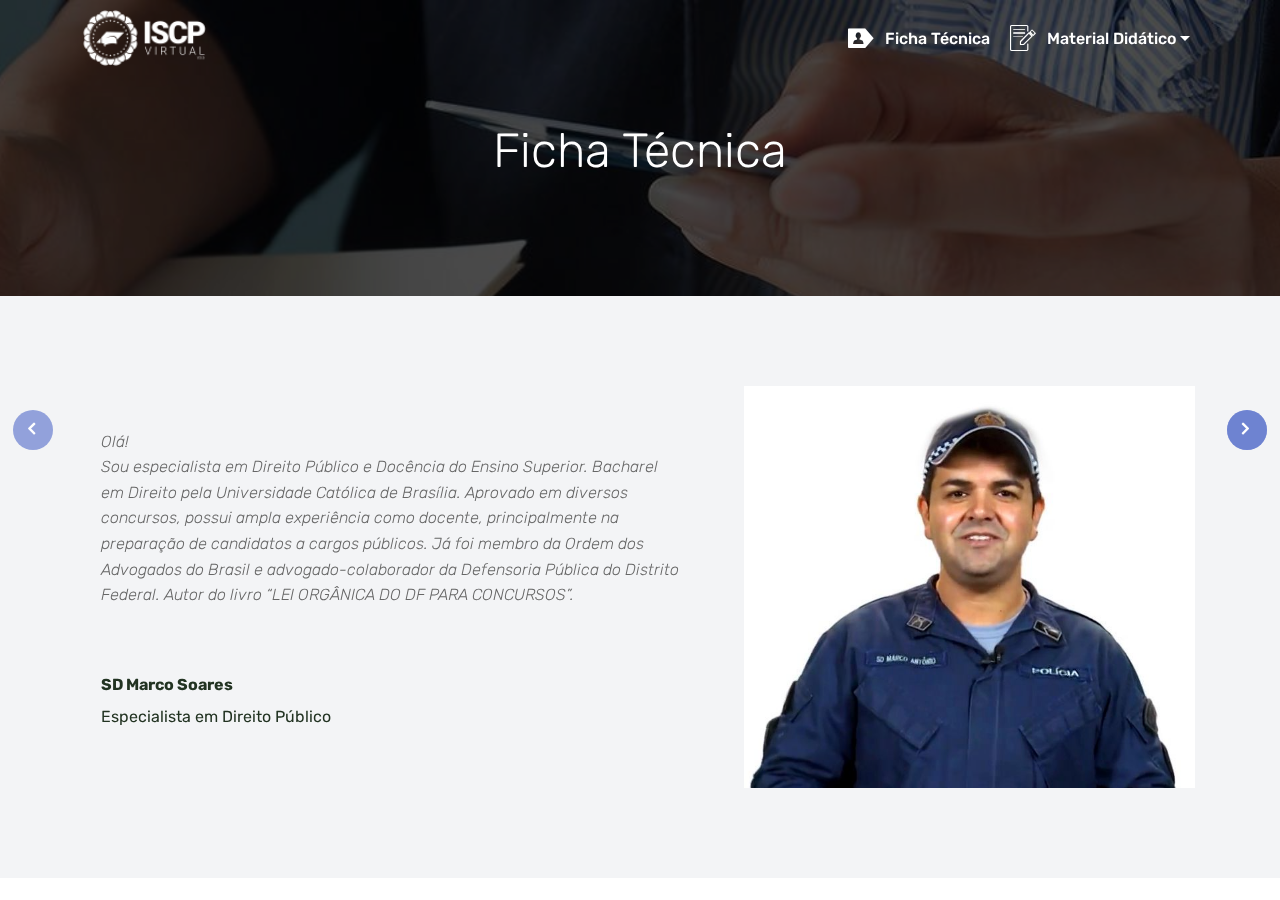
<file: fichatecnica.html>
<!DOCTYPE html>
<html >
<head>
  <!-- Site made with Mobirise Website Builder v4.8.1, https://mobirise.com -->
  <meta charset="UTF-8">
  <meta http-equiv="X-UA-Compatible" content="IE=edge">
  <meta name="generator" content="Mobirise v4.8.1, mobirise.com">
  <meta name="viewport" content="width=device-width, initial-scale=1, minimum-scale=1">
  <link rel="shortcut icon" href="assets/images/branca-horizontal-122x57.png" type="image/x-icon">
  <meta name="description" content="">
  <title>Ficha Técnica</title>
  <link rel="stylesheet" href="assets/web/assets/mobirise-icons/mobirise-icons.css">
  <link rel="stylesheet" href="assets/tether/tether.min.css">
  <link rel="stylesheet" href="assets/soundcloud-plugin/style.css">
  <link rel="stylesheet" href="assets/bootstrap/css/bootstrap.min.css">
  <link rel="stylesheet" href="assets/bootstrap/css/bootstrap-grid.min.css">
  <link rel="stylesheet" href="assets/bootstrap/css/bootstrap-reboot.min.css">
  <link rel="stylesheet" href="assets/dropdown/css/style.css">
  <link rel="stylesheet" href="assets/socicon/css/styles.css">
  <link rel="stylesheet" href="assets/theme/css/style.css">
  <link rel="stylesheet" href="assets/mobirise/css/mbr-additional.css" type="text/css">
  <link rel="stylesheet" href="https://cdnjs.cloudflare.com/ajax/libs/font-awesome/4.7.0/css/font-awesome.css" />
  
  
  
</head>
<body>
  <section class="menu cid-qWWshrUTgB" once="menu" id="menu1-2r">

    

    <nav class="navbar navbar-expand beta-menu navbar-dropdown align-items-center navbar-fixed-top navbar-toggleable-sm bg-color transparent">
        <button class="navbar-toggler navbar-toggler-right" type="button" data-toggle="collapse" data-target="#navbarSupportedContent" aria-controls="navbarSupportedContent" aria-expanded="false" aria-label="Toggle navigation">
            <div class="hamburger">
                <span></span>
                <span></span>
                <span></span>
                <span></span>
            </div>
        </button>
        <div class="menu-logo">
            <div class="navbar-brand">
                <span class="navbar-logo">
                    <a href="index.html">
                         <img src="assets/images/branca-horizontal-122x57.png" alt="Virtual ISCP" title="Virtual ISCP" style="height: 3.8rem;">
                    </a>
                </span>
                
            </div>
        </div>
        <div class="collapse navbar-collapse" id="navbarSupportedContent">
            <ul class="navbar-nav nav-dropdown nav-right" data-app-modern-menu="true"><li class="nav-item">
                    <a class="nav-link link text-white display-4" href="fichatecnica.html"><span class="socicon socicon-persona mbr-iconfont mbr-iconfont-btn"></span>
                        
                        Ficha Técnica</a>
                </li>
                <li class="nav-item dropdown">
                    <a class="nav-link link text-white dropdown-toggle display-4" href="https://mobirise.com" data-toggle="dropdown-submenu" aria-expanded="false"><span class="mbri-edit mbr-iconfont mbr-iconfont-btn"></span>
                        
                        Material Didático</a><div class="dropdown-menu"><a class="text-white dropdown-item display-4" href="objetivos.html">Objetivos da Unidade</a><a class="text-white dropdown-item display-4" href="aula_01.html" aria-expanded="false">Aula 01</a><a class="text-white dropdown-item display-4" href="aula_02.html" aria-expanded="false">Aula 02</a><a class="text-white dropdown-item display-4" href="aula_03.html" aria-expanded="false">Aula 03</a><a class="text-white dropdown-item display-4" href="finalizando_unidade.html" aria-expanded="false">Finalizando a Unidade</a></div>
                </li></ul>
            
        </div>
    </nav>
</section>

<section class="engine"><a href="https://mobiri.se/b">how to create a site for free</a></section><section class="header1 cid-qWWshspt01 mbr-parallax-background" id="header1-2s">

    

    <div class="mbr-overlay" style="opacity: 0.7; background-color: rgb(0, 0, 0);">
    </div>

    <div class="container">
        <div class="row justify-content-md-center">
            <div class="mbr-white col-md-10">
                
                <h3 class="mbr-section-subtitle align-center mbr-light pb-3 mbr-fonts-style display-2">
                    Ficha Técnica</h3>
                
                
            </div>
        </div>
    </div>

</section>

<section class="testimonials3 cid-qXGpJF7AOR" id="testimonials3-8s">

    

    

    <div class="container">
        <div class="media-container-row">
            <div class="media-content px-3 align-self-center mbr-white py-2">
                <p class="mbr-text testimonial-text mbr-fonts-style display-7">Olá!<br>Sou especialista em Direito Público e Docência do Ensino Superior. Bacharel em Direito pela Universidade Católica de Brasília. Aprovado em diversos concursos, possui ampla experiência como docente, principalmente na preparação de candidatos a cargos públicos. Já foi membro da Ordem dos Advogados do Brasil e advogado-colaborador da Defensoria Pública do Distrito Federal. Autor do livro “LEI ORGÂNICA DO DF PARA CONCURSOS”.
<br><br></p>
                <p class="mbr-author-name pt-4 mb-2 mbr-fonts-style display-7">SD Marco Soares
                </p>
                <p class="mbr-author-desc mbr-fonts-style display-7">Especialista em Direito Público</p>
            </div>

            <div class="mbr-figure pl-lg-5" style="width: 80%;">
              <img src="assets/images/sd-marcos-soares-677x602.jpg" alt="" title="">
            </div>
        </div>
    </div>
</section>
<div class="fixed-action-btn btn-mid-line-left">
    <a href="index.html" class="btn-floating " data-position="right" data-delay="50" data-tooltip="Página anterior">
        <i class="fa fa-angle-left"></i>
    </a>
</div>
<div class="fixed-action-btn btn-mid-line-right">
    <a href="objetivos.html" class="btn-floating pulse" data-position="right" data-delay="50" data-tooltip="Próxima página">
        <i class="fa fa-angle-right"></i>
    </a>
</div>

  <script src="assets/web/assets/jquery/jquery.min.js"></script>
  <script src="assets/popper/popper.min.js"></script>
  <script src="assets/tether/tether.min.js"></script>
  <script src="assets/bootstrap/js/bootstrap.min.js"></script>
  <script src="assets/smoothscroll/smooth-scroll.js"></script>
  <script src="assets/dropdown/js/script.min.js"></script>
  <script src="assets/touchswipe/jquery.touch-swipe.min.js"></script>
  <script src="assets/parallax/jarallax.min.js"></script>
  <script src="assets/theme/js/script.js"></script>
  
  
</body>
</html>
</file>
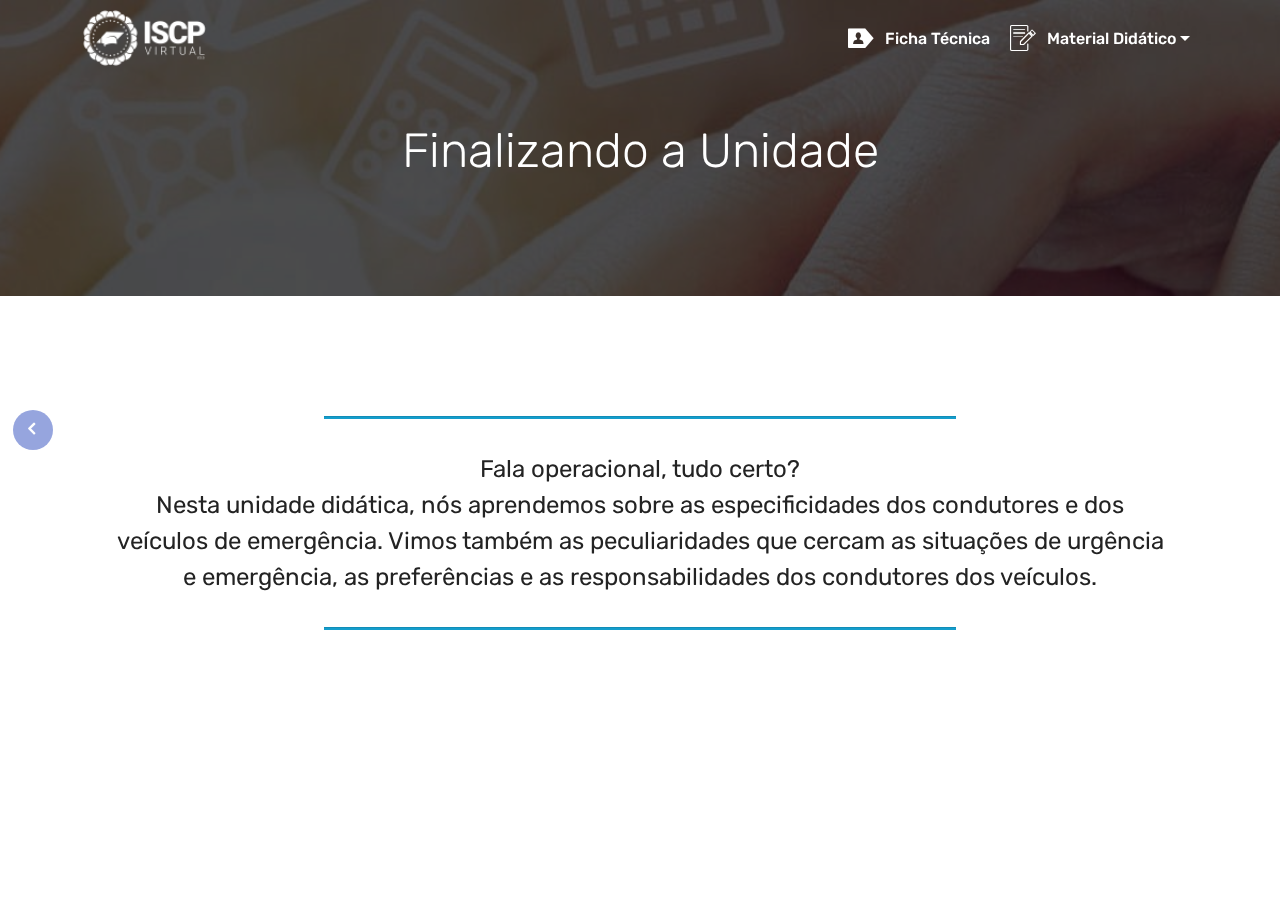
<file: finalizando_unidade.html>
<!DOCTYPE html>
<html >
<head>
  <!-- Site made with Mobirise Website Builder v4.8.1, https://mobirise.com -->
  <meta charset="UTF-8">
  <meta http-equiv="X-UA-Compatible" content="IE=edge">
  <meta name="generator" content="Mobirise v4.8.1, mobirise.com">
  <meta name="viewport" content="width=device-width, initial-scale=1, minimum-scale=1">
  <link rel="shortcut icon" href="assets/images/branca-horizontal-122x57.png" type="image/x-icon">
  <meta name="description" content="">
  <title>Finalizando a Unidade</title>
  <link rel="stylesheet" href="assets/web/assets/mobirise-icons/mobirise-icons.css">
  <link rel="stylesheet" href="assets/tether/tether.min.css">
  <link rel="stylesheet" href="assets/soundcloud-plugin/style.css">
  <link rel="stylesheet" href="assets/bootstrap/css/bootstrap.min.css">
  <link rel="stylesheet" href="assets/bootstrap/css/bootstrap-grid.min.css">
  <link rel="stylesheet" href="assets/bootstrap/css/bootstrap-reboot.min.css">
  <link rel="stylesheet" href="assets/dropdown/css/style.css">
  <link rel="stylesheet" href="assets/socicon/css/styles.css">
  <link rel="stylesheet" href="assets/theme/css/style.css">
  <link rel="stylesheet" href="assets/mobirise/css/mbr-additional.css" type="text/css">
  <link rel="stylesheet" href="https://cdnjs.cloudflare.com/ajax/libs/font-awesome/4.7.0/css/font-awesome.css" />
  
  
  
</head>
<body>
  <section class="menu cid-qWWlM86RGs" once="menu" id="menu1-2f">

    

    <nav class="navbar navbar-expand beta-menu navbar-dropdown align-items-center navbar-fixed-top navbar-toggleable-sm bg-color transparent">
        <button class="navbar-toggler navbar-toggler-right" type="button" data-toggle="collapse" data-target="#navbarSupportedContent" aria-controls="navbarSupportedContent" aria-expanded="false" aria-label="Toggle navigation">
            <div class="hamburger">
                <span></span>
                <span></span>
                <span></span>
                <span></span>
            </div>
        </button>
        <div class="menu-logo">
            <div class="navbar-brand">
                <span class="navbar-logo">
                    <a href="index.html">
                         <img src="assets/images/branca-horizontal-122x57.png" alt="Virtual ISCP" title="Virtual ISCP" style="height: 3.8rem;">
                    </a>
                </span>
                
            </div>
        </div>
        <div class="collapse navbar-collapse" id="navbarSupportedContent">
            <ul class="navbar-nav nav-dropdown nav-right" data-app-modern-menu="true"><li class="nav-item">
                    <a class="nav-link link text-white display-4" href="fichatecnica.html"><span class="socicon socicon-persona mbr-iconfont mbr-iconfont-btn"></span>
                        
                        Ficha Técnica</a>
                </li>
                <li class="nav-item dropdown">
                    <a class="nav-link link text-white dropdown-toggle display-4" href="https://mobirise.com" data-toggle="dropdown-submenu" aria-expanded="false"><span class="mbri-edit mbr-iconfont mbr-iconfont-btn"></span>
                        
                        Material Didático</a><div class="dropdown-menu"><a class="text-white dropdown-item display-4" href="objetivos.html">Objetivos da Unidade</a><a class="text-white dropdown-item display-4" href="aula_01.html" aria-expanded="false">Aula 01</a><a class="text-white dropdown-item display-4" href="aula_02.html" aria-expanded="false">Aula 02</a><a class="text-white dropdown-item display-4" href="aula_03.html" aria-expanded="false">Aula 03</a><a class="text-white dropdown-item display-4" href="finalizando_unidade.html" aria-expanded="false">Finalizando a Unidade</a></div>
                </li></ul>
            
        </div>
    </nav>
</section>

<section class="engine"><a href="https://mobiri.se/q">free responsive site templates</a></section><section class="header1 cid-qWWlM8D2o0 mbr-parallax-background" id="header1-2g">

    

    <div class="mbr-overlay" style="opacity: 0.7; background-color: rgb(0, 0, 0);">
    </div>

    <div class="container">
        <div class="row justify-content-md-center">
            <div class="mbr-white col-md-10">
                
                <h3 class="mbr-section-subtitle align-center mbr-light pb-3 mbr-fonts-style display-2">
                    Finalizando a Unidade</h3>
                
                
            </div>
        </div>
    </div>

</section>

<section class="mbr-section article content9 cid-qXexeMjeCu" id="content9-83">
    
     

    <div class="container">
        <div class="inner-container" style="width: 95%;">
            <hr class="line" style="width: 60%;">
            <div class="section-text align-center mbr-fonts-style display-5">
<div>Fala operacional, tudo certo?
</div><div>Nesta unidade didática, nós aprendemos sobre as especificidades dos condutores e dos veículos de emergência. Vimos também as peculiaridades que cercam as situações de urgência e emergência, as preferências e as responsabilidades dos condutores dos veículos.</div></div>
            <hr class="line" style="width: 60%;">
        </div>
        </div>
</section>

<div class="fixed-action-btn btn-mid-line-left">
    <a href="aula_03.html" class="btn-floating " data-position="right" data-delay="50" data-tooltip="Página anterior">
        <i class="fa fa-angle-left"></i>
    </a>
</div>

  <script src="assets/web/assets/jquery/jquery.min.js"></script>
  <script src="assets/popper/popper.min.js"></script>
  <script src="assets/tether/tether.min.js"></script>
  <script src="assets/bootstrap/js/bootstrap.min.js"></script>
  <script src="assets/smoothscroll/smooth-scroll.js"></script>
  <script src="assets/dropdown/js/script.min.js"></script>
  <script src="assets/touchswipe/jquery.touch-swipe.min.js"></script>
  <script src="assets/parallax/jarallax.min.js"></script>
  <script src="assets/theme/js/script.js"></script>
  
  
</body>
</html>
</file>
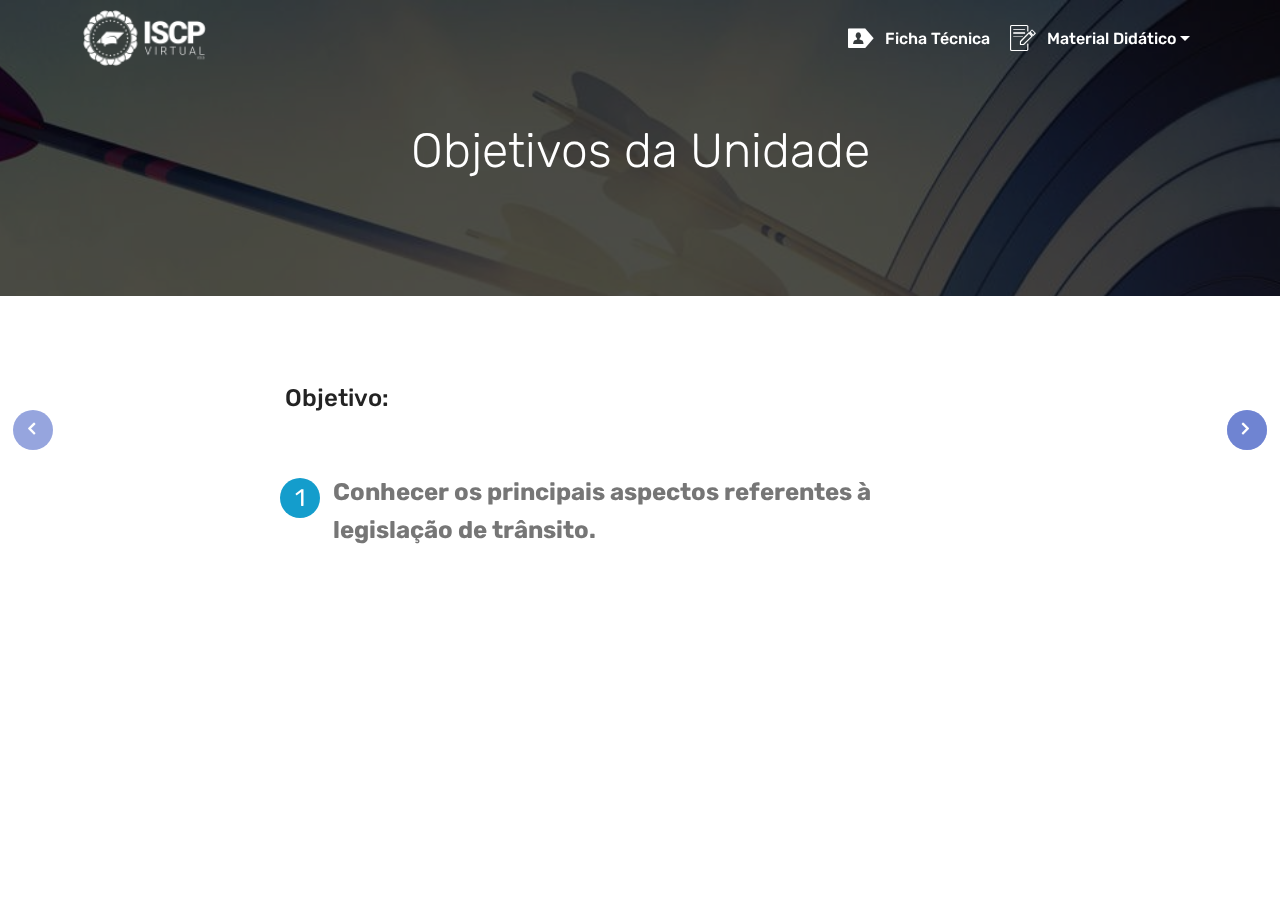
<file: objetivos.html>
<!DOCTYPE html>
<html >
<head>
  <!-- Site made with Mobirise Website Builder v4.8.1, https://mobirise.com -->
  <meta charset="UTF-8">
  <meta http-equiv="X-UA-Compatible" content="IE=edge">
  <meta name="generator" content="Mobirise v4.8.1, mobirise.com">
  <meta name="viewport" content="width=device-width, initial-scale=1, minimum-scale=1">
  <link rel="shortcut icon" href="assets/images/branca-horizontal-122x57.png" type="image/x-icon">
  <meta name="description" content="">
  <title>Objetivos da Unidade</title>
  <link rel="stylesheet" href="assets/web/assets/mobirise-icons/mobirise-icons.css">
  <link rel="stylesheet" href="assets/tether/tether.min.css">
  <link rel="stylesheet" href="assets/soundcloud-plugin/style.css">
  <link rel="stylesheet" href="assets/bootstrap/css/bootstrap.min.css">
  <link rel="stylesheet" href="assets/bootstrap/css/bootstrap-grid.min.css">
  <link rel="stylesheet" href="assets/bootstrap/css/bootstrap-reboot.min.css">
  <link rel="stylesheet" href="assets/dropdown/css/style.css">
  <link rel="stylesheet" href="assets/socicon/css/styles.css">
  <link rel="stylesheet" href="assets/theme/css/style.css">
  <link rel="stylesheet" href="assets/mobirise/css/mbr-additional.css" type="text/css">
  <link rel="stylesheet" href="https://cdnjs.cloudflare.com/ajax/libs/font-awesome/4.7.0/css/font-awesome.css" />
  
  
  
</head>
<body>
  <section class="menu cid-qWWkDfJBzE" once="menu" id="menu1-n">

    

    <nav class="navbar navbar-expand beta-menu navbar-dropdown align-items-center navbar-fixed-top navbar-toggleable-sm bg-color transparent">
        <button class="navbar-toggler navbar-toggler-right" type="button" data-toggle="collapse" data-target="#navbarSupportedContent" aria-controls="navbarSupportedContent" aria-expanded="false" aria-label="Toggle navigation">
            <div class="hamburger">
                <span></span>
                <span></span>
                <span></span>
                <span></span>
            </div>
        </button>
        <div class="menu-logo">
            <div class="navbar-brand">
                <span class="navbar-logo">
                    <a href="index.html">
                         <img src="assets/images/branca-horizontal-122x57.png" alt="Virtual ISCP" title="Virtual ISCP" style="height: 3.8rem;">
                    </a>
                </span>
                
            </div>
        </div>
        <div class="collapse navbar-collapse" id="navbarSupportedContent">
            <ul class="navbar-nav nav-dropdown nav-right" data-app-modern-menu="true"><li class="nav-item">
                    <a class="nav-link link text-white display-4" href="fichatecnica.html"><span class="socicon socicon-persona mbr-iconfont mbr-iconfont-btn"></span>
                        
                        Ficha Técnica</a>
                </li>
                <li class="nav-item dropdown">
                    <a class="nav-link link text-white dropdown-toggle display-4" href="https://mobirise.com" data-toggle="dropdown-submenu" aria-expanded="false"><span class="mbri-edit mbr-iconfont mbr-iconfont-btn"></span>
                        
                        Material Didático</a><div class="dropdown-menu"><a class="text-white dropdown-item display-4" href="objetivos.html">Objetivos da Unidade</a><a class="text-white dropdown-item display-4" href="aula_01.html" aria-expanded="false">Aula 01</a><a class="text-white dropdown-item display-4" href="aula_02.html" aria-expanded="false">Aula 02</a><a class="text-white dropdown-item display-4" href="aula_03.html" aria-expanded="false">Aula 03</a><a class="text-white dropdown-item display-4" href="finalizando_unidade.html" aria-expanded="false">Finalizando a Unidade</a></div>
                </li></ul>
            
        </div>
    </nav>
</section>

<section class="engine"><a href="https://mobiri.se/l">free website templates</a></section><section class="header1 cid-qWWkDgvqiX mbr-parallax-background" id="header1-o">

    

    <div class="mbr-overlay" style="opacity: 0.7; background-color: rgb(0, 0, 0);">
    </div>

    <div class="container">
        <div class="row justify-content-md-center">
            <div class="mbr-white col-md-10">
                
                <h3 class="mbr-section-subtitle align-center mbr-light pb-3 mbr-fonts-style display-2">Objetivos da Unidade</h3>
                
                
            </div>
        </div>
    </div>

</section>

<section class="mbr-section content4 cid-qWWAGqzmGb" id="content4-2y">

    

    <div class="container">
        <div class="media-container-row">
            <div class="title col-12 col-md-8">
                <h2 class="align-center pb-3 mbr-fonts-style display-5">Objetivo:</h2>
                
                
            </div>
        </div>
    </div>
</section>

<section class="mbr-section article content11 cid-qWWxLsKd6l" id="content11-2x">
     

    <div class="container">
        <div class="media-container-row">
            <div class="mbr-text counter-container col-12 col-md-8 mbr-fonts-style display-5">
                <div><strong>&nbsp;</strong></div><ol>
                    <li><strong>Conhecer os principais aspectos referentes à legislação de trânsito.</strong></li>
                </ol>
            </div>
        </div>
    </div>
</section>
<div class="fixed-action-btn btn-mid-line-left">
    <a href="fichatecnica.html" class="btn-floating " data-position="right" data-delay="50" data-tooltip="Página anterior">
        <i class="fa fa-angle-left"></i>
    </a>
</div>
<div class="fixed-action-btn btn-mid-line-right">
    <a href="aula_01.html" class="btn-floating pulse" data-position="right" data-delay="50" data-tooltip="Próxima página">
        <i class="fa fa-angle-right"></i>
    </a>
</div>

  <script src="assets/web/assets/jquery/jquery.min.js"></script>
  <script src="assets/popper/popper.min.js"></script>
  <script src="assets/tether/tether.min.js"></script>
  <script src="assets/bootstrap/js/bootstrap.min.js"></script>
  <script src="assets/smoothscroll/smooth-scroll.js"></script>
  <script src="assets/dropdown/js/script.min.js"></script>
  <script src="assets/touchswipe/jquery.touch-swipe.min.js"></script>
  <script src="assets/parallax/jarallax.min.js"></script>
  <script src="assets/theme/js/script.js"></script>
  
  
</body>
</html>
</file>
<file: assets/web/assets/mobirise-icons/mobirise-icons.css>
@font-face {
  font-family: 'MobiriseIcons';
  src:  url('mobirise-icons.eot?spat4u');
  src:  url('mobirise-icons.eot?spat4u#iefix') format('embedded-opentype'),
    url('mobirise-icons.ttf?spat4u') format('truetype'),
    url('mobirise-icons.woff?spat4u') format('woff'),
    url('mobirise-icons.svg?spat4u#MobiriseIcons') format('svg');
  font-weight: normal;
  font-style: normal;
}

[class^="mbri-"], [class*=" mbri-"] {
  /* use !important to prevent issues with browser extensions that change fonts */
  font-family: MobiriseIcons !important;
  speak: none;
  font-style: normal;
  font-weight: normal;
  font-variant: normal;
  text-transform: none;
  line-height: 1;

  /* Better Font Rendering =========== */
  -webkit-font-smoothing: antialiased;
  -moz-osx-font-smoothing: grayscale;
}

.mbri-add-submenu:before {
  content: "\e900";
}
.mbri-alert:before {
  content: "\e901";
}
.mbri-align-center:before {
  content: "\e902";
}
.mbri-align-justify:before {
  content: "\e903";
}
.mbri-align-left:before {
  content: "\e904";
}
.mbri-align-right:before {
  content: "\e905";
}
.mbri-android:before {
  content: "\e906";
}
.mbri-apple:before {
  content: "\e907";
}
.mbri-arrow-down:before {
  content: "\e908";
}
.mbri-arrow-next:before {
  content: "\e909";
}
.mbri-arrow-prev:before {
  content: "\e90a";
}
.mbri-arrow-up:before {
  content: "\e90b";
}
.mbri-bold:before {
  content: "\e90c";
}
.mbri-bookmark:before {
  content: "\e90d";
}
.mbri-bootstrap:before {
  content: "\e90e";
}
.mbri-briefcase:before {
  content: "\e90f";
}
.mbri-browse:before {
  content: "\e910";
}
.mbri-bulleted-list:before {
  content: "\e911";
}
.mbri-calendar:before {
  content: "\e912";
}
.mbri-camera:before {
  content: "\e913";
}
.mbri-cart-add:before {
  content: "\e914";
}
.mbri-cart-full:before {
  content: "\e915";
}
.mbri-cash:before {
  content: "\e916";
}
.mbri-change-style:before {
  content: "\e917";
}
.mbri-chat:before {
  content: "\e918";
}
.mbri-clock:before {
  content: "\e919";
}
.mbri-close:before {
  content: "\e91a";
}
.mbri-cloud:before {
  content: "\e91b";
}
.mbri-code:before {
  content: "\e91c";
}
.mbri-contact-form:before {
  content: "\e91d";
}
.mbri-credit-card:before {
  content: "\e91e";
}
.mbri-cursor-click:before {
  content: "\e91f";
}
.mbri-cust-feedback:before {
  content: "\e920";
}
.mbri-database:before {
  content: "\e921";
}
.mbri-delivery:before {
  content: "\e922";
}
.mbri-desktop:before {
  content: "\e923";
}
.mbri-devices:before {
  content: "\e924";
}
.mbri-down:before {
  content: "\e925";
}
.mbri-download:before {
  content: "\e989";
}
.mbri-drag-n-drop:before {
  content: "\e927";
}
.mbri-drag-n-drop2:before {
  content: "\e928";
}
.mbri-edit:before {
  content: "\e929";
}
.mbri-edit2:before {
  content: "\e92a";
}
.mbri-error:before {
  content: "\e92b";
}
.mbri-extension:before {
  content: "\e92c";
}
.mbri-features:before {
  content: "\e92d";
}
.mbri-file:before {
  content: "\e92e";
}
.mbri-flag:before {
  content: "\e92f";
}
.mbri-folder:before {
  content: "\e930";
}
.mbri-gift:before {
  content: "\e931";
}
.mbri-github:before {
  content: "\e932";
}
.mbri-globe:before {
  content: "\e933";
}
.mbri-globe-2:before {
  content: "\e934";
}
.mbri-growing-chart:before {
  content: "\e935";
}
.mbri-hearth:before {
  content: "\e936";
}
.mbri-help:before {
  content: "\e937";
}
.mbri-home:before {
  content: "\e938";
}
.mbri-hot-cup:before {
  content: "\e939";
}
.mbri-idea:before {
  content: "\e93a";
}
.mbri-image-gallery:before {
  content: "\e93b";
}
.mbri-image-slider:before {
  content: "\e93c";
}
.mbri-info:before {
  content: "\e93d";
}
.mbri-italic:before {
  content: "\e93e";
}
.mbri-key:before {
  content: "\e93f";
}
.mbri-laptop:before {
  content: "\e940";
}
.mbri-layers:before {
  content: "\e941";
}
.mbri-left-right:before {
  content: "\e942";
}
.mbri-left:before {
  content: "\e943";
}
.mbri-letter:before {
  content: "\e944";
}
.mbri-like:before {
  content: "\e945";
}
.mbri-link:before {
  content: "\e946";
}
.mbri-lock:before {
  content: "\e947";
}
.mbri-login:before {
  content: "\e948";
}
.mbri-logout:before {
  content: "\e949";
}
.mbri-magic-stick:before {
  content: "\e94a";
}
.mbri-map-pin:before {
  content: "\e94b";
}
.mbri-menu:before {
  content: "\e94c";
}
.mbri-mobile:before {
  content: "\e94d";
}
.mbri-mobile2:before {
  content: "\e94e";
}
.mbri-mobirise:before {
  content: "\e94f";
}
.mbri-more-horizontal:before {
  content: "\e950";
}
.mbri-more-vertical:before {
  content: "\e951";
}
.mbri-music:before {
  content: "\e952";
}
.mbri-new-file:before {
  content: "\e953";
}
.mbri-numbered-list:before {
  content: "\e954";
}
.mbri-opened-folder:before {
  content: "\e955";
}
.mbri-pages:before {
  content: "\e956";
}
.mbri-paper-plane:before {
  content: "\e957";
}
.mbri-paperclip:before {
  content: "\e958";
}
.mbri-photo:before {
  content: "\e959";
}
.mbri-photos:before {
  content: "\e95a";
}
.mbri-pin:before {
  content: "\e95b";
}
.mbri-play:before {
  content: "\e95c";
}
.mbri-plus:before {
  content: "\e95d";
}
.mbri-preview:before {
  content: "\e95e";
}
.mbri-print:before {
  content: "\e95f";
}
.mbri-protect:before {
  content: "\e960";
}
.mbri-question:before {
  content: "\e961";
}
.mbri-quote-left:before {
  content: "\e962";
}
.mbri-quote-right:before {
  content: "\e963";
}
.mbri-refresh:before {
  content: "\e964";
}
.mbri-responsive:before {
  content: "\e965";
}
.mbri-right:before {
  content: "\e966";
}
.mbri-rocket:before {
  content: "\e967";
}
.mbri-sad-face:before {
  content: "\e968";
}
.mbri-sale:before {
  content: "\e969";
}
.mbri-save:before {
  content: "\e96a";
}
.mbri-search:before {
  content: "\e96b";
}
.mbri-setting:before {
  content: "\e96c";
}
.mbri-setting2:before {
  content: "\e96d";
}
.mbri-setting3:before {
  content: "\e96e";
}
.mbri-share:before {
  content: "\e96f";
}
.mbri-shopping-bag:before {
  content: "\e970";
}
.mbri-shopping-basket:before {
  content: "\e971";
}
.mbri-shopping-cart:before {
  content: "\e972";
}
.mbri-sites:before {
  content: "\e973";
}
.mbri-smile-face:before {
  content: "\e974";
}
.mbri-speed:before {
  content: "\e975";
}
.mbri-star:before {
  content: "\e976";
}
.mbri-success:before {
  content: "\e977";
}
.mbri-sun:before {
  content: "\e978";
}
.mbri-sun2:before {
  content: "\e979";
}
.mbri-tablet:before {
  content: "\e97a";
}
.mbri-tablet-vertical:before {
  content: "\e97b";
}
.mbri-target:before {
  content: "\e97c";
}
.mbri-timer:before {
  content: "\e97d";
}
.mbri-to-ftp:before {
  content: "\e97e";
}
.mbri-to-local-drive:before {
  content: "\e97f";
}
.mbri-touch-swipe:before {
  content: "\e980";
}
.mbri-touch:before {
  content: "\e981";
}
.mbri-trash:before {
  content: "\e982";
}
.mbri-underline:before {
  content: "\e983";
}
.mbri-unlink:before {
  content: "\e984";
}
.mbri-unlock:before {
  content: "\e985";
}
.mbri-up-down:before {
  content: "\e986";
}
.mbri-up:before {
  content: "\e987";
}
.mbri-update:before {
  content: "\e988";
}
.mbri-upload:before {
 content: "\e926"; 
}
.mbri-user:before {
  content: "\e98a";
}
.mbri-user2:before {
  content: "\e98b";
}
.mbri-users:before {
  content: "\e98c";
}
.mbri-video:before {
  content: "\e98d";
}
.mbri-video-play:before {
  content: "\e98e";
}
.mbri-watch:before {
  content: "\e98f";
}
.mbri-website-theme:before {
  content: "\e990";
}
.mbri-wifi:before {
  content: "\e991";
}
.mbri-windows:before {
  content: "\e992";
}
.mbri-zoom-out:before {
  content: "\e993";
}
.mbri-redo:before {
  content: "\e994";
}
.mbri-undo:before {
  content: "\e995";
}
</file>
<file: assets/soundcloud-plugin/style.css>
.addons-container {
  position: relative;
  margin-left: auto;
  margin-right: auto;
  padding-right: 15px;
  padding-left: 15px; }
  @media (min-width: 576px) {
    .addons-container {
      padding-right: 15px;
      padding-left: 15px; } }
  @media (min-width: 768px) {
    .addons-container {
      padding-right: 15px;
      padding-left: 15px; } }
  @media (min-width: 992px) {
    .addons-container {
      padding-right: 15px;
      padding-left: 15px; } }
  @media (min-width: 1200px) {
    .addons-container {
      padding-right: 15px;
      padding-left: 15px; } }
  @media (min-width: 576px) {
    .addons-container {
      width: 540px;
      max-width: 100%; } }
  @media (min-width: 768px) {
    .addons-container {
      width: 720px;
      max-width: 100%; } }
  @media (min-width: 992px) {
    .addons-container {
      width: 960px;
      max-width: 100%; } }
  @media (min-width: 1200px) {
    .addons-container {
      width: 1140px;
      max-width: 100%; } }

.addons-container-inner{
    position: relative;
    width: 100%;
    min-height: 1px;
    padding-right: 15px;
    padding-left: 15px;
}
@media (min-width: 567px) {
    .addons-container-inner{
        -ms-flex: 0 0 66.666667%;
        flex: 0 0 66.666667%;
        max-width: 66.666667%;
    }
}
.addons-row{
    display: flex;
    justify-content:center;
}
</file>
<file: assets/dropdown/css/style.css>
.navbar-dropdown {
  left: 0;
  padding: 0;
  position: absolute;
  right: 0;
  top: 0;
  transition: all 0.45s ease;
  z-index: 1030;
  background: #282828; }
  .navbar-dropdown .navbar-logo {
    margin-right: 0.8rem;
    transition: margin 0.3s ease-in-out;
    vertical-align: middle; }
    .navbar-dropdown .navbar-logo img {
      height: 3.125rem;
      transition: all 0.3s ease-in-out; }
    .navbar-dropdown .navbar-logo.mbr-iconfont {
      font-size: 3.125rem;
      line-height: 3.125rem; }
  .navbar-dropdown .navbar-caption {
    font-weight: 700;
    white-space: normal;
    vertical-align: -4px;
    line-height: 3.125rem !important; }
    .navbar-dropdown .navbar-caption, .navbar-dropdown .navbar-caption:hover {
      color: inherit;
      text-decoration: none; }
  .navbar-dropdown .mbr-iconfont + .navbar-caption {
    vertical-align: -1px; }
  .navbar-dropdown.navbar-fixed-top {
    position: fixed; }
  .navbar-dropdown .navbar-brand span {
    vertical-align: -4px; }
  .navbar-dropdown.bg-color.transparent {
    background: none; }
  .navbar-dropdown.navbar-short .navbar-brand {
    padding: 0.625rem 0; }
    .navbar-dropdown.navbar-short .navbar-brand span {
      vertical-align: -1px; }
  .navbar-dropdown.navbar-short .navbar-caption {
    line-height: 2.375rem !important;
    vertical-align: -2px; }
  .navbar-dropdown.navbar-short .navbar-logo {
    margin-right: 0.5rem; }
    .navbar-dropdown.navbar-short .navbar-logo img {
      height: 2.375rem; }
    .navbar-dropdown.navbar-short .navbar-logo.mbr-iconfont {
      font-size: 2.375rem;
      line-height: 2.375rem; }
  .navbar-dropdown.navbar-short .mbr-table-cell {
    height: 3.625rem; }
  .navbar-dropdown .navbar-close {
    left: 0.6875rem;
    position: fixed;
    top: 0.75rem;
    z-index: 1000; }
  .navbar-dropdown .hamburger-icon {
    content: "";
    display: inline-block;
    vertical-align: middle;
    width: 16px;
    -webkit-box-shadow: 0 -6px 0 1px #282828,0 0 0 1px #282828,0 6px 0 1px #282828;
    -moz-box-shadow: 0 -6px 0 1px #282828,0 0 0 1px #282828,0 6px 0 1px #282828;
    box-shadow: 0 -6px 0 1px #282828,0 0 0 1px #282828,0 6px 0 1px #282828; }

.dropdown-menu .dropdown-toggle[data-toggle="dropdown-submenu"]::after {
  border-bottom: 0.35em solid transparent;
  border-left: 0.35em solid;
  border-right: 0;
  border-top: 0.35em solid transparent;
  margin-left: 0.3rem; }

.dropdown-menu .dropdown-item:focus {
  outline: 0; }

.nav-dropdown {
  font-size: 0.75rem;
  font-weight: 500;
  height: auto !important; }
  .nav-dropdown .nav-btn {
    padding-left: 1rem; }
  .nav-dropdown .link {
    margin: .667em 1.667em;
    font-weight: 500;
    padding: 0;
    transition: color .2s ease-in-out; }
    .nav-dropdown .link.dropdown-toggle {
      margin-right: 2.583em; }
      .nav-dropdown .link.dropdown-toggle::after {
        margin-left: .25rem;
        border-top: 0.35em solid;
        border-right: 0.35em solid transparent;
        border-left: 0.35em solid transparent;
        border-bottom: 0; }
      .nav-dropdown .link.dropdown-toggle[aria-expanded="true"] {
        margin: 0;
        padding: 0.667em 3.263em  0.667em 1.667em; }
  .nav-dropdown .link::after,
  .nav-dropdown .dropdown-item::after {
    color: inherit; }
  .nav-dropdown .btn {
    font-size: 0.75rem;
    font-weight: 700;
    letter-spacing: 0;
    margin-bottom: 0;
    padding-left: 1.25rem;
    padding-right: 1.25rem; }
  .nav-dropdown .dropdown-menu {
    border-radius: 0;
    border: 0;
    left: 0;
    margin: 0;
    padding-bottom: 1.25rem;
    padding-top: 1.25rem;
    position: relative; }
  .nav-dropdown .dropdown-submenu {
    margin-left: 0.125rem;
    top: 0; }
  .nav-dropdown .dropdown-item {
    font-weight: 500;
    line-height: 2;
    padding: 0.3846em 4.615em 0.3846em 1.5385em;
    position: relative;
    transition: color .2s ease-in-out, background-color .2s ease-in-out; }
    .nav-dropdown .dropdown-item::after {
      margin-top: -0.3077em;
      position: absolute;
      right: 1.1538em;
      top: 50%; }
    .nav-dropdown .dropdown-item:focus, .nav-dropdown .dropdown-item:hover {
      background: none; }

@media (max-width: 767px) {
  .nav-dropdown.navbar-toggleable-sm {
    bottom: 0;
    display: none;
    left: 0;
    overflow-x: hidden;
    position: fixed;
    top: 0;
    transform: translateX(-100%);
    -ms-transform: translateX(-100%);
    -webkit-transform: translateX(-100%);
    width: 18.75rem;
    z-index: 999; } }
.nav-dropdown.navbar-toggleable-xl {
  bottom: 0;
  display: none;
  left: 0;
  overflow-x: hidden;
  position: fixed;
  top: 0;
  transform: translateX(-100%);
  -ms-transform: translateX(-100%);
  -webkit-transform: translateX(-100%);
  width: 18.75rem;
  z-index: 999; }

.nav-dropdown-sm {
  display: block !important;
  overflow-x: hidden;
  overflow: auto;
  padding-top: 3.875rem; }
  .nav-dropdown-sm::after {
    content: "";
    display: block;
    height: 3rem;
    width: 100%; }
  .nav-dropdown-sm.collapse.in ~ .navbar-close {
    display: block !important; }
  .nav-dropdown-sm.collapsing, .nav-dropdown-sm.collapse.in {
    transform: translateX(0);
    -ms-transform: translateX(0);
    -webkit-transform: translateX(0);
    transition: all 0.25s ease-out;
    -webkit-transition: all 0.25s ease-out;
    background: #282828; }
  .nav-dropdown-sm.collapsing[aria-expanded="false"] {
    transform: translateX(-100%);
    -ms-transform: translateX(-100%);
    -webkit-transform: translateX(-100%); }
  .nav-dropdown-sm .nav-item {
    display: block;
    margin-left: 0 !important;
    padding-left: 0; }
  .nav-dropdown-sm .link,
  .nav-dropdown-sm .dropdown-item {
    border-top: 1px dotted rgba(255, 255, 255, 0.1);
    font-size: 0.8125rem;
    line-height: 1.6;
    margin: 0 !important;
    padding: 0.875rem 2.4rem 0.875rem 1.5625rem !important;
    position: relative;
    white-space: normal; }
    .nav-dropdown-sm .link:focus, .nav-dropdown-sm .link:hover,
    .nav-dropdown-sm .dropdown-item:focus,
    .nav-dropdown-sm .dropdown-item:hover {
      background: rgba(0, 0, 0, 0.2) !important;
      color: #c0a375; }
  .nav-dropdown-sm .nav-btn {
    position: relative;
    padding: 1.5625rem 1.5625rem 0 1.5625rem; }
    .nav-dropdown-sm .nav-btn::before {
      border-top: 1px dotted rgba(255, 255, 255, 0.1);
      content: "";
      left: 0;
      position: absolute;
      top: 0;
      width: 100%; }
    .nav-dropdown-sm .nav-btn + .nav-btn {
      padding-top: 0.625rem; }
      .nav-dropdown-sm .nav-btn + .nav-btn::before {
        display: none; }
  .nav-dropdown-sm .btn {
    padding: 0.625rem 0; }
  .nav-dropdown-sm .dropdown-toggle[data-toggle="dropdown-submenu"]::after {
    margin-left: .25rem;
    border-top: 0.35em solid;
    border-right: 0.35em solid transparent;
    border-left: 0.35em solid transparent;
    border-bottom: 0; }
  .nav-dropdown-sm .dropdown-toggle[data-toggle="dropdown-submenu"][aria-expanded="true"]::after {
    border-top: 0;
    border-right: 0.35em solid transparent;
    border-left: 0.35em solid transparent;
    border-bottom: 0.35em solid; }
  .nav-dropdown-sm .dropdown-menu {
    margin: 0;
    padding: 0;
    position: relative;
    top: 0;
    left: 0;
    width: 100%;
    border: 0;
    float: none;
    border-radius: 0;
    background: none; }
  .nav-dropdown-sm .dropdown-submenu {
    left: 100%;
    margin-left: 0.125rem;
    margin-top: -1.25rem;
    top: 0; }

.navbar-toggleable-sm .nav-dropdown .dropdown-menu {
  position: absolute; }

.navbar-toggleable-sm .nav-dropdown .dropdown-submenu {
  left: 100%;
  margin-left: 0.125rem;
  margin-top: -1.25rem;
  top: 0; }

.navbar-toggleable-sm.opened .nav-dropdown .dropdown-menu {
  position: relative; }

.navbar-toggleable-sm.opened .nav-dropdown .dropdown-submenu {
  left: 0;
  margin-left: 00rem;
  margin-top: 0rem;
  top: 0; }

.is-builder .nav-dropdown.collapsing {
  transition: none !important; }

/*# sourceMappingURL=style.css.map */
</file>
<file: assets/socicon/css/styles.css>
@charset "UTF-8";

@font-face {
  font-family: "socicon";
  src:url("../fonts/socicon.eot");
  src:url("../fonts/socicon.eot?#iefix") format("embedded-opentype"),
    url("../fonts/socicon.woff") format("woff"),
    url("../fonts/socicon.ttf") format("truetype"),
    url("../fonts/socicon.svg#socicon") format("svg");
  font-weight: normal;
  font-style: normal;

}

[data-icon]:before {
  font-family: "socicon" !important;
  content: attr(data-icon);
  font-style: normal !important;
  font-weight: normal !important;
  font-variant: normal !important;
  text-transform: none !important;
  speak: none;
  line-height: 1;
  -webkit-font-smoothing: antialiased;
  -moz-osx-font-smoothing: grayscale;
}

[class^="socicon-"]:before,
[class*=" socicon-"]:before {
  font-family: "socicon" !important;
  font-style: normal !important;
  font-weight: normal !important;
  font-variant: normal !important;
  text-transform: none !important;
  speak: none;
  line-height: 1;
  -webkit-font-smoothing: antialiased;
  -moz-osx-font-smoothing: grayscale;
}

.socicon-modelmayhem:before {
  content: "\e000";
}
.socicon-mixcloud:before {
  content: "\e001";
}
.socicon-drupal:before {
  content: "\e002";
}
.socicon-swarm:before {
  content: "\e003";
}
.socicon-istock:before {
  content: "\e004";
}
.socicon-yammer:before {
  content: "\e005";
}
.socicon-ello:before {
  content: "\e006";
}
.socicon-stackoverflow:before {
  content: "\e007";
}
.socicon-persona:before {
  content: "\e008";
}
.socicon-triplej:before {
  content: "\e009";
}
.socicon-houzz:before {
  content: "\e00a";
}
.socicon-rss:before {
  content: "\e00b";
}
.socicon-paypal:before {
  content: "\e00c";
}
.socicon-odnoklassniki:before {
  content: "\e00d";
}
.socicon-airbnb:before {
  content: "\e00e";
}
.socicon-periscope:before {
  content: "\e00f";
}
.socicon-outlook:before {
  content: "\e010";
}
.socicon-coderwall:before {
  content: "\e011";
}
.socicon-tripadvisor:before {
  content: "\e012";
}
.socicon-appnet:before {
  content: "\e013";
}
.socicon-goodreads:before {
  content: "\e014";
}
.socicon-tripit:before {
  content: "\e015";
}
.socicon-lanyrd:before {
  content: "\e016";
}
.socicon-slideshare:before {
  content: "\e017";
}
.socicon-buffer:before {
  content: "\e018";
}
.socicon-disqus:before {
  content: "\e019";
}
.socicon-vkontakte:before {
  content: "\e01a";
}
.socicon-whatsapp:before {
  content: "\e01b";
}
.socicon-patreon:before {
  content: "\e01c";
}
.socicon-storehouse:before {
  content: "\e01d";
}
.socicon-pocket:before {
  content: "\e01e";
}
.socicon-mail:before {
  content: "\e01f";
}
.socicon-blogger:before {
  content: "\e020";
}
.socicon-technorati:before {
  content: "\e021";
}
.socicon-reddit:before {
  content: "\e022";
}
.socicon-dribbble:before {
  content: "\e023";
}
.socicon-stumbleupon:before {
  content: "\e024";
}
.socicon-digg:before {
  content: "\e025";
}
.socicon-envato:before {
  content: "\e026";
}
.socicon-behance:before {
  content: "\e027";
}
.socicon-delicious:before {
  content: "\e028";
}
.socicon-deviantart:before {
  content: "\e029";
}
.socicon-forrst:before {
  content: "\e02a";
}
.socicon-play:before {
  content: "\e02b";
}
.socicon-zerply:before {
  content: "\e02c";
}
.socicon-wikipedia:before {
  content: "\e02d";
}
.socicon-apple:before {
  content: "\e02e";
}
.socicon-flattr:before {
  content: "\e02f";
}
.socicon-github:before {
  content: "\e030";
}
.socicon-renren:before {
  content: "\e031";
}
.socicon-friendfeed:before {
  content: "\e032";
}
.socicon-newsvine:before {
  content: "\e033";
}
.socicon-identica:before {
  content: "\e034";
}
.socicon-bebo:before {
  content: "\e035";
}
.socicon-zynga:before {
  content: "\e036";
}
.socicon-steam:before {
  content: "\e037";
}
.socicon-xbox:before {
  content: "\e038";
}
.socicon-windows:before {
  content: "\e039";
}
.socicon-qq:before {
  content: "\e03a";
}
.socicon-douban:before {
  content: "\e03b";
}
.socicon-meetup:before {
  content: "\e03c";
}
.socicon-playstation:before {
  content: "\e03d";
}
.socicon-android:before {
  content: "\e03e";
}
.socicon-snapchat:before {
  content: "\e03f";
}
.socicon-twitter:before {
  content: "\e040";
}
.socicon-facebook:before {
  content: "\e041";
}
.socicon-googleplus:before {
  content: "\e042";
}
.socicon-pinterest:before {
  content: "\e043";
}
.socicon-foursquare:before {
  content: "\e044";
}
.socicon-yahoo:before {
  content: "\e045";
}
.socicon-skype:before {
  content: "\e046";
}
.socicon-yelp:before {
  content: "\e047";
}
.socicon-feedburner:before {
  content: "\e048";
}
.socicon-linkedin:before {
  content: "\e049";
}
.socicon-viadeo:before {
  content: "\e04a";
}
.socicon-xing:before {
  content: "\e04b";
}
.socicon-myspace:before {
  content: "\e04c";
}
.socicon-soundcloud:before {
  content: "\e04d";
}
.socicon-spotify:before {
  content: "\e04e";
}
.socicon-grooveshark:before {
  content: "\e04f";
}
.socicon-lastfm:before {
  content: "\e050";
}
.socicon-youtube:before {
  content: "\e051";
}
.socicon-vimeo:before {
  content: "\e052";
}
.socicon-dailymotion:before {
  content: "\e053";
}
.socicon-vine:before {
  content: "\e054";
}
.socicon-flickr:before {
  content: "\e055";
}
.socicon-500px:before {
  content: "\e056";
}
.socicon-wordpress:before {
  content: "\e058";
}
.socicon-tumblr:before {
  content: "\e059";
}
.socicon-twitch:before {
  content: "\e05a";
}
.socicon-8tracks:before {
  content: "\e05b";
}
.socicon-amazon:before {
  content: "\e05c";
}
.socicon-icq:before {
  content: "\e05d";
}
.socicon-smugmug:before {
  content: "\e05e";
}
.socicon-ravelry:before {
  content: "\e05f";
}
.socicon-weibo:before {
  content: "\e060";
}
.socicon-baidu:before {
  content: "\e061";
}
.socicon-angellist:before {
  content: "\e062";
}
.socicon-ebay:before {
  content: "\e063";
}
.socicon-imdb:before {
  content: "\e064";
}
.socicon-stayfriends:before {
  content: "\e065";
}
.socicon-residentadvisor:before {
  content: "\e066";
}
.socicon-google:before {
  content: "\e067";
}
.socicon-yandex:before {
  content: "\e068";
}
.socicon-sharethis:before {
  content: "\e069";
}
.socicon-bandcamp:before {
  content: "\e06a";
}
.socicon-itunes:before {
  content: "\e06b";
}
.socicon-deezer:before {
  content: "\e06c";
}
.socicon-telegram:before {
  content: "\e06e";
}
.socicon-openid:before {
  content: "\e06f";
}
.socicon-amplement:before {
  content: "\e070";
}
.socicon-viber:before {
  content: "\e071";
}
.socicon-zomato:before {
  content: "\e072";
}
.socicon-draugiem:before {
  content: "\e074";
}
.socicon-endomodo:before {
  content: "\e075";
}
.socicon-filmweb:before {
  content: "\e076";
}
.socicon-stackexchange:before {
  content: "\e077";
}
.socicon-wykop:before {
  content: "\e078";
}
.socicon-teamspeak:before {
  content: "\e079";
}
.socicon-teamviewer:before {
  content: "\e07a";
}
.socicon-ventrilo:before {
  content: "\e07b";
}
.socicon-younow:before {
  content: "\e07c";
}
.socicon-raidcall:before {
  content: "\e07d";
}
.socicon-mumble:before {
  content: "\e07e";
}
.socicon-medium:before {
  content: "\e06d";
}
.socicon-bebee:before {
  content: "\e07f";
}
.socicon-hitbox:before {
  content: "\e080";
}
.socicon-reverbnation:before {
  content: "\e081";
}
.socicon-formulr:before {
  content: "\e082";
}
.socicon-instagram:before {
  content: "\e057";
}
.socicon-battlenet:before {
  content: "\e083";
}
.socicon-chrome:before {
  content: "\e084";
}
.socicon-discord:before {
  content: "\e086";
}
.socicon-issuu:before {
  content: "\e087";
}
.socicon-macos:before {
  content: "\e088";
}
.socicon-firefox:before {
  content: "\e089";
}
.socicon-opera:before {
  content: "\e08d";
}
.socicon-keybase:before {
  content: "\e090";
}
.socicon-alliance:before {
  content: "\e091";
}
.socicon-livejournal:before {
  content: "\e092";
}
.socicon-googlephotos:before {
  content: "\e093";
}
.socicon-horde:before {
  content: "\e094";
}
.socicon-etsy:before {
  content: "\e095";
}
.socicon-zapier:before {
  content: "\e096";
}
.socicon-google-scholar:before {
  content: "\e097";
}
.socicon-researchgate:before {
  content: "\e098";
}
.socicon-wechat:before {
  content: "\e099";
}
.socicon-strava:before {
  content: "\e09a";
}
.socicon-line:before {
  content: "\e09b";
}
.socicon-lyft:before {
  content: "\e09c";
}
.socicon-uber:before {
  content: "\e09d";
}
.socicon-songkick:before {
  content: "\e09e";
}
.socicon-viewbug:before {
  content: "\e09f";
}
.socicon-googlegroups:before {
  content: "\e0a0";
}
.socicon-quora:before {
  content: "\e073";
}
.socicon-diablo:before {
  content: "\e085";
}
.socicon-blizzard:before {
  content: "\e0a1";
}
.socicon-hearthstone:before {
  content: "\e08b";
}
.socicon-heroes:before {
  content: "\e08a";
}
.socicon-overwatch:before {
  content: "\e08c";
}
.socicon-warcraft:before {
  content: "\e08e";
}
.socicon-starcraft:before {
  content: "\e08f";
}
.socicon-beam:before {
  content: "\e0a2";
}
.socicon-curse:before {
  content: "\e0a3";
}
.socicon-player:before {
  content: "\e0a4";
}
.socicon-streamjar:before {
  content: "\e0a5";
}
.socicon-nintendo:before {
  content: "\e0a6";
}
.socicon-hellocoton:before {
  content: "\e0a7";
}
</file>
<file: assets/theme/css/style.css>
/*!
 * Mobirise v4 theme (https://mobirise.com/)
 * Copyright 2017 Mobirise
 */
section {
  background-color: #eeeeee; }

section,
.container,
.container-fluid {
  position: relative;
  word-wrap: break-word; }

a.mbr-iconfont:hover {
  text-decoration: none; }

.article .lead p, .article .lead ul, .article .lead ol, .article .lead pre, .article .lead blockquote {
  margin-bottom: 0; }

a {
  font-style: normal;
  font-weight: 400;
  cursor: pointer; }
  a, a:hover {
    text-decoration: none; }

figure {
  margin-bottom: 0; }

body {
  color: #232323; }

h1, h2, h3, h4, h5, h6,
.h1, .h2, .h3, .h4, .h5, .h6,
.display-1, .display-2, .display-3, .display-4 {
  line-height: 1;
  word-break: break-word;
  word-wrap: break-word; }

b, strong {
  font-weight: bold; }

blockquote {
  padding: 10px 0 10px 20px;
  position: relative;
  border-left: 2px solid;
  border-color: #ff3366; }

input:-webkit-autofill, input:-webkit-autofill:hover, input:-webkit-autofill:focus, input:-webkit-autofill:active {
  transition-delay: 9999s;
  transition-property: background-color, color; }

textarea[type="hidden"] {
  display: none; }

body {
  position: relative; }

section {
  background-position: 50% 50%;
  background-repeat: no-repeat;
  background-size: cover; }
  section .mbr-background-video,
  section .mbr-background-video-preview {
    position: absolute;
    bottom: 0;
    left: 0;
    right: 0;
    top: 0; }

.hidden {
  visibility: hidden; }

.mbr-z-index20 {
  z-index: 20; }

/*! Base colors */
.mbr-white {
  color: #ffffff; }

.mbr-black {
  color: #000000; }

.mbr-bg-white {
  background-color: #ffffff; }

.mbr-bg-black {
  background-color: #000000; }

/*! Text-aligns */
.align-left {
  text-align: left; }

.align-center {
  text-align: center; }

.align-right {
  text-align: right; }

@media (max-width: 767px) {
  .align-left, .align-center, .align-right, .mbr-section-btn, .mbr-section-title {
    text-align: center; } }
/*! Font-weight  */
.mbr-light {
  font-weight: 300; }

.mbr-regular {
  font-weight: 400; }

.mbr-semibold {
  font-weight: 500; }

.mbr-bold {
  font-weight: 700; }

/*! Media  */
.media-size-item {
  -webkit-flex: 1 1 auto;
  -moz-flex: 1 1 auto;
  -ms-flex: 1 1 auto;
  -o-flex: 1 1 auto;
  flex: 1 1 auto; }

.media-content {
  -webkit-flex-basis: 100%;
  flex-basis: 100%; }

.media-container-row {
  display: -ms-flexbox;
  display: -webkit-flex;
  display: flex;
  -webkit-flex-direction: row;
  -ms-flex-direction: row;
  flex-direction: row;
  -webkit-flex-wrap: wrap;
  -ms-flex-wrap: wrap;
  flex-wrap: wrap;
  -webkit-justify-content: center;
  -ms-flex-pack: center;
  justify-content: center;
  -webkit-align-content: center;
  -ms-flex-line-pack: center;
  align-content: center;
  -webkit-align-items: start;
  -ms-flex-align: start;
  align-items: start; }
  .media-container-row .media-size-item {
    width: 400px; }

.media-container-column {
  display: -ms-flexbox;
  display: -webkit-flex;
  display: flex;
  -webkit-flex-direction: column;
  -ms-flex-direction: column;
  flex-direction: column;
  -webkit-flex-wrap: wrap;
  -ms-flex-wrap: wrap;
  flex-wrap: wrap;
  -webkit-justify-content: center;
  -ms-flex-pack: center;
  justify-content: center;
  -webkit-align-content: center;
  -ms-flex-line-pack: center;
  align-content: center;
  -webkit-align-items: stretch;
  -ms-flex-align: stretch;
  align-items: stretch; }
  .media-container-column > * {
    width: 100%; }

@media (min-width: 992px) {
  .media-container-row {
    -webkit-flex-wrap: nowrap;
    -ms-flex-wrap: nowrap;
    flex-wrap: nowrap; } }
figure {
  overflow: hidden; }

figure[mbr-media-size] {
  transition: width 0.1s; }

.mbr-figure img, .mbr-figure iframe {
  display: block;
  width: 100%; }

.card {
  background-color: transparent;
  border: none; }

.card-img {
  text-align: center;
  flex-shrink: 0; }

.media {
  max-width: 100%;
  margin: 0 auto; }

.mbr-figure {
  -ms-flex-item-align: center;
  -ms-grid-row-align: center;
  -webkit-align-self: center;
  align-self: center; }

.media-container > div {
  max-width: 100%; }

.mbr-figure img, .card-img img {
  width: 100%; }

@media (max-width: 991px) {
  .media-size-item {
    width: auto !important; }

  .media {
    width: auto; }

  .mbr-figure {
    width: 100% !important; } }
/*! Buttons */
.mbr-section-btn {
  margin-left: -.25rem;
  margin-right: -.25rem;
  font-size: 0; }

nav .mbr-section-btn {
  margin-left: 0rem;
  margin-right: 0rem; }

/*! Btn icon margin */
.btn .mbr-iconfont, .btn.btn-sm .mbr-iconfont {
  cursor: pointer;
  margin-right: 0.5rem; }

.btn.btn-md .mbr-iconfont, .btn.btn-md .mbr-iconfont {
  margin-right: 0.8rem; }

.mbr-regular {
  font-weight: 400; }

.mbr-semibold {
  font-weight: 500; }

.mbr-bold {
  font-weight: 700; }

[type="submit"] {
  -webkit-appearance: none; }

/*! Full-screen */
.mbr-fullscreen .mbr-overlay {
  min-height: 100vh; }

.mbr-fullscreen {
  display: flex;
  display: -webkit-flex;
  display: -moz-flex;
  display: -ms-flex;
  display: -o-flex;
  align-items: center;
  -webkit-align-items: center;
  min-height: 100vh;
  padding-top: 3rem;
  padding-bottom: 3rem; }

/*! Map */
.map {
  height: 25rem;
  position: relative; }
  .map iframe {
    width: 100%;
    height: 100%; }

/* Form */
.form-asterisk {
  font-family: initial;
  position: absolute;
  top: -2px;
  font-weight: normal; }

/*! Scroll to top arrow */
.mbr-arrow-up {
  bottom: 25px;
  right: 90px;
  position: fixed;
  text-align: right;
  z-index: 5000;
  color: #ffffff;
  font-size: 32px;
  transform: rotate(180deg);
  -webkit-transform: rotate(180deg); }

.mbr-arrow-up a {
  background: rgba(0, 0, 0, 0.2);
  border-radius: 3px;
  color: #fff;
  display: inline-block;
  height: 60px;
  width: 60px;
  outline-style: none !important;
  position: relative;
  text-decoration: none;
  transition: all .3s ease-in-out;
  cursor: pointer;
  text-align: center; }
  .mbr-arrow-up a:hover {
    background-color: rgba(0, 0, 0, 0.4); }
  .mbr-arrow-up a i {
    line-height: 60px; }

.mbr-arrow-up-icon {
  display: block;
  color: #fff; }

.mbr-arrow-up-icon::before {
  content: "\203a";
  display: inline-block;
  font-family: serif;
  font-size: 32px;
  line-height: 1;
  font-style: normal;
  position: relative;
  top: 6px;
  left: -4px;
  -webkit-transform: rotate(-90deg);
  transform: rotate(-90deg); }

/*! Arrow Down */
.mbr-arrow {
  position: absolute;
  bottom: 45px;
  left: 50%;
  width: 60px;
  height: 60px;
  cursor: pointer;
  background-color: rgba(80, 80, 80, 0.5);
  border-radius: 50%;
  -webkit-transform: translateX(-50%);
  transform: translateX(-50%); }
  .mbr-arrow > a {
    display: inline-block;
    text-decoration: none;
    outline-style: none;
    -webkit-animation: arrowdown 1.7s ease-in-out infinite;
    animation: arrowdown 1.7s ease-in-out infinite; }
    .mbr-arrow > a > i {
      position: absolute;
      top: -2px;
      left: 15px;
      font-size: 2rem; }

@keyframes arrowdown {
  0% {
    transform: translateY(0px);
    -webkit-transform: translateY(0px); }
  50% {
    transform: translateY(-5px);
    -webkit-transform: translateY(-5px); }
  100% {
    transform: translateY(0px);
    -webkit-transform: translateY(0px); } }
@-webkit-keyframes arrowdown {
  0% {
    transform: translateY(0px);
    -webkit-transform: translateY(0px); }
  50% {
    transform: translateY(-5px);
    -webkit-transform: translateY(-5px); }
  100% {
    transform: translateY(0px);
    -webkit-transform: translateY(0px); } }
@media (max-width: 500px) {
  .mbr-arrow-up {
    left: 50%;
    right: auto;
    transform: translateX(-50%) rotate(180deg);
    -webkit-transform: translateX(-50%) rotate(180deg); } }
/*Gradients animation*/
@keyframes gradient-animation {
  from {
    background-position: 0% 100%;
    animation-timing-function: ease-in-out; }
  to {
    background-position: 100% 0%;
    animation-timing-function: ease-in-out; } }
@-webkit-keyframes gradient-animation {
  from {
    background-position: 0% 100%;
    animation-timing-function: ease-in-out; }
  to {
    background-position: 100% 0%;
    animation-timing-function: ease-in-out; } }
.bg-gradient {
  background-size: 200% 200%;
  animation: gradient-animation 5s infinite alternate;
  -webkit-animation: gradient-animation 5s infinite alternate; }

.menu .navbar-brand {
  display: -webkit-flex; }
  .menu .navbar-brand span {
    display: flex;
    display: -webkit-flex; }
  .menu .navbar-brand .navbar-caption-wrap {
    display: -webkit-flex; }
  .menu .navbar-brand .navbar-logo img {
    display: -webkit-flex; }
@media (min-width: 768px) and (max-width: 991px) {
  .menu .navbar-toggleable-sm .navbar-nav {
    display: -webkit-box;
    display: -webkit-flex;
    display: -ms-flexbox; } }
@media (min-width: 992px) {
  .menu .navbar-nav.nav-dropdown {
    display: -webkit-flex; }
  .menu .navbar-toggleable-sm .navbar-collapse {
    display: -webkit-flex !important; } }

/*# sourceMappingURL=style.css.map */
.engine {
	position: absolute;
	text-indent: -2400px;
	text-align: center;
	padding: 0;
	top: 0;
	left: -2400px;
}
.fixed-action-btn {
  position: fixed;
  right: 23px;
  bottom: 23px;
  padding-top: 15px;
  margin-bottom: 0;
  z-index: 997
}

.btn-mid-line-left{
  bottom: 50%; 
  left: 1%;
}
.btn-mid-line-right{
  bottom: 50%; 
  right: 1%;
}

.btn-floating {
  display: inline-block;
  color: #fff;
  position: relative;
  overflow: hidden;
  z-index: 1;
  width: 40px;
  height: 40px;
  line-height: 40px;
  padding: 0;
  background-color: #5871caa1;
  border-radius: 50%;
  -webkit-transition: background-color .3s;
  transition: background-color .3s;
  cursor: pointer;
  vertical-align: middle
}

.btn-floating:hover {
  background-color: #336699
}

.btn-floating:before {
  border-radius: 0
}

.pulse {
  overflow: visible;
  position: relative
}

.pulse::before {
  content: '';
  display: block;
  position: absolute;
  width: 100%;
  height: 100%;
  top: 0;
  left: 0;
  background-color: inherit;
  border-radius: inherit;
  -webkit-transition: opacity .3s, -webkit-transform .3s;
  transition: opacity .3s, -webkit-transform .3s;
  transition: opacity .3s, transform .3s;
  transition: opacity .3s, transform .3s, -webkit-transform .3s;
  -webkit-animation: pulse-animation 1s cubic-bezier(0.24, 0, 0.38, 1) infinite;
  animation: pulse-animation 1s cubic-bezier(0.24, 0, 0.38, 1) infinite;
  z-index: -1
}

@-webkit-keyframes pulse-animation {
  0% {
      opacity: 1;
      -webkit-transform: scale(1);
      transform: scale(1)
  }
  50% {
      opacity: 0;
      -webkit-transform: scale(1.5);
      transform: scale(1.5)
  }
  100% {
      opacity: 0;
      -webkit-transform: scale(1.5);
      transform: scale(1.5)
  }
}

@keyframes pulse-animation {
  0% {
      opacity: 1;
      -webkit-transform: scale(1);
      transform: scale(1)
  }
  50% {
      opacity: 0;
      -webkit-transform: scale(1.5);
      transform: scale(1.5)
  }
  100% {
      opacity: 0;
      -webkit-transform: scale(1.5);
      transform: scale(1.5)
  }
}

.material-icons {
  text-rendering: optimizeLegibility;
  -webkit-font-feature-settings: 'liga';
  -moz-font-feature-settings: 'liga';
  font-feature-settings: 'liga'
}

.fa-angle-left {
  
  margin-left: 15px !important;
  font-size: 20px !important;
  font-weight: 600 !important;
}
.fa-angle-right {
  
  margin-left: 15px !important;
  font-size: 20px !important;
  font-weight: 600 !important;
}
</file>
<file: assets/mobirise/css/mbr-additional.css>
@import url(https://fonts.googleapis.com/css?family=Rubik:300,300i,400,400i,500,500i,700,700i,900,900i);





body {
  font-style: normal;
  line-height: 1.5;
}
.mbr-section-title {
  font-style: normal;
  line-height: 1.2;
}
.mbr-section-subtitle {
  line-height: 1.3;
}
.mbr-text {
  font-style: normal;
  line-height: 1.6;
}
.display-1 {
  font-family: 'Rubik', sans-serif;
  font-size: 4.25rem;
}
.display-1 > .mbr-iconfont {
  font-size: 6.8rem;
}
.display-2 {
  font-family: 'Rubik', sans-serif;
  font-size: 3rem;
}
.display-2 > .mbr-iconfont {
  font-size: 4.8rem;
}
.display-4 {
  font-family: 'Rubik', sans-serif;
  font-size: 1rem;
}
.display-4 > .mbr-iconfont {
  font-size: 1.6rem;
}
.display-5 {
  font-family: 'Rubik', sans-serif;
  font-size: 1.5rem;
}
.display-5 > .mbr-iconfont {
  font-size: 2.4rem;
}
.display-7 {
  font-family: 'Rubik', sans-serif;
  font-size: 1rem;
}
.display-7 > .mbr-iconfont {
  font-size: 1.6rem;
}
/* ---- Fluid typography for mobile devices ---- */
/* 1.4 - font scale ratio ( bootstrap == 1.42857 ) */
/* 100vw - current viewport width */
/* (48 - 20)  48 == 48rem == 768px, 20 == 20rem == 320px(minimal supported viewport) */
/* 0.65 - min scale variable, may vary */
@media (max-width: 768px) {
  .display-1 {
    font-size: 3.4rem;
    font-size: calc( 2.1374999999999997rem + (4.25 - 2.1374999999999997) * ((100vw - 20rem) / (48 - 20)));
    line-height: calc( 1.4 * (2.1374999999999997rem + (4.25 - 2.1374999999999997) * ((100vw - 20rem) / (48 - 20))));
  }
  .display-2 {
    font-size: 2.4rem;
    font-size: calc( 1.7rem + (3 - 1.7) * ((100vw - 20rem) / (48 - 20)));
    line-height: calc( 1.4 * (1.7rem + (3 - 1.7) * ((100vw - 20rem) / (48 - 20))));
  }
  .display-4 {
    font-size: 0.8rem;
    font-size: calc( 1rem + (1 - 1) * ((100vw - 20rem) / (48 - 20)));
    line-height: calc( 1.4 * (1rem + (1 - 1) * ((100vw - 20rem) / (48 - 20))));
  }
  .display-5 {
    font-size: 1.2rem;
    font-size: calc( 1.175rem + (1.5 - 1.175) * ((100vw - 20rem) / (48 - 20)));
    line-height: calc( 1.4 * (1.175rem + (1.5 - 1.175) * ((100vw - 20rem) / (48 - 20))));
  }
}
/* Buttons */
.btn {
  font-weight: 500;
  border-width: 2px;
  font-style: normal;
  letter-spacing: 1px;
  margin: .4rem .8rem;
  white-space: normal;
  -webkit-transition: all 0.3s ease-in-out;
  -moz-transition: all 0.3s ease-in-out;
  transition: all 0.3s ease-in-out;
  padding: 1rem 3rem;
  border-radius: 3px;
  display: inline-flex;
  align-items: center;
  justify-content: center;
  word-break: break-word;
}
.btn-sm {
  font-weight: 500;
  letter-spacing: 1px;
  -webkit-transition: all 0.3s ease-in-out;
  -moz-transition: all 0.3s ease-in-out;
  transition: all 0.3s ease-in-out;
  padding: 0.6rem 1.5rem;
  border-radius: 3px;
}
.btn-md {
  font-weight: 500;
  letter-spacing: 1px;
  margin: .4rem .8rem !important;
  -webkit-transition: all 0.3s ease-in-out;
  -moz-transition: all 0.3s ease-in-out;
  transition: all 0.3s ease-in-out;
  padding: 1rem 3rem;
  border-radius: 3px;
}
.btn-lg {
  font-weight: 500;
  letter-spacing: 1px;
  margin: .4rem .8rem !important;
  -webkit-transition: all 0.3s ease-in-out;
  -moz-transition: all 0.3s ease-in-out;
  transition: all 0.3s ease-in-out;
  padding: 1.2rem 3.2rem;
  border-radius: 3px;
}
.bg-primary {
  background-color: #149dcc !important;
}
.bg-success {
  background-color: #f7ed4a !important;
}
.bg-info {
  background-color: #82786e !important;
}
.bg-warning {
  background-color: #879a9f !important;
}
.bg-danger {
  background-color: #b1a374 !important;
}
.btn-primary,
.btn-primary:active {
  background-color: #149dcc !important;
  border-color: #149dcc !important;
  color: #ffffff !important;
}
.btn-primary:hover,
.btn-primary:focus,
.btn-primary.focus,
.btn-primary.active {
  color: #ffffff !important;
  background-color: #0d6786 !important;
  border-color: #0d6786 !important;
}
.btn-primary.disabled,
.btn-primary:disabled {
  color: #ffffff !important;
  background-color: #0d6786 !important;
  border-color: #0d6786 !important;
}
.btn-secondary,
.btn-secondary:active {
  background-color: #ff3366 !important;
  border-color: #ff3366 !important;
  color: #ffffff !important;
}
.btn-secondary:hover,
.btn-secondary:focus,
.btn-secondary.focus,
.btn-secondary.active {
  color: #ffffff !important;
  background-color: #e50039 !important;
  border-color: #e50039 !important;
}
.btn-secondary.disabled,
.btn-secondary:disabled {
  color: #ffffff !important;
  background-color: #e50039 !important;
  border-color: #e50039 !important;
}
.btn-info,
.btn-info:active {
  background-color: #82786e !important;
  border-color: #82786e !important;
  color: #ffffff !important;
}
.btn-info:hover,
.btn-info:focus,
.btn-info.focus,
.btn-info.active {
  color: #ffffff !important;
  background-color: #59524b !important;
  border-color: #59524b !important;
}
.btn-info.disabled,
.btn-info:disabled {
  color: #ffffff !important;
  background-color: #59524b !important;
  border-color: #59524b !important;
}
.btn-success,
.btn-success:active {
  background-color: #f7ed4a !important;
  border-color: #f7ed4a !important;
  color: #3f3c03 !important;
}
.btn-success:hover,
.btn-success:focus,
.btn-success.focus,
.btn-success.active {
  color: #3f3c03 !important;
  background-color: #eadd0a !important;
  border-color: #eadd0a !important;
}
.btn-success.disabled,
.btn-success:disabled {
  color: #3f3c03 !important;
  background-color: #eadd0a !important;
  border-color: #eadd0a !important;
}
.btn-warning,
.btn-warning:active {
  background-color: #879a9f !important;
  border-color: #879a9f !important;
  color: #ffffff !important;
}
.btn-warning:hover,
.btn-warning:focus,
.btn-warning.focus,
.btn-warning.active {
  color: #ffffff !important;
  background-color: #617479 !important;
  border-color: #617479 !important;
}
.btn-warning.disabled,
.btn-warning:disabled {
  color: #ffffff !important;
  background-color: #617479 !important;
  border-color: #617479 !important;
}
.btn-danger,
.btn-danger:active {
  background-color: #b1a374 !important;
  border-color: #b1a374 !important;
  color: #ffffff !important;
}
.btn-danger:hover,
.btn-danger:focus,
.btn-danger.focus,
.btn-danger.active {
  color: #ffffff !important;
  background-color: #8b7d4e !important;
  border-color: #8b7d4e !important;
}
.btn-danger.disabled,
.btn-danger:disabled {
  color: #ffffff !important;
  background-color: #8b7d4e !important;
  border-color: #8b7d4e !important;
}
.btn-white {
  color: #333333 !important;
}
.btn-white,
.btn-white:active {
  background-color: #ffffff !important;
  border-color: #ffffff !important;
  color: #808080 !important;
}
.btn-white:hover,
.btn-white:focus,
.btn-white.focus,
.btn-white.active {
  color: #808080 !important;
  background-color: #d9d9d9 !important;
  border-color: #d9d9d9 !important;
}
.btn-white.disabled,
.btn-white:disabled {
  color: #808080 !important;
  background-color: #d9d9d9 !important;
  border-color: #d9d9d9 !important;
}
.btn-black,
.btn-black:active {
  background-color: #333333 !important;
  border-color: #333333 !important;
  color: #ffffff !important;
}
.btn-black:hover,
.btn-black:focus,
.btn-black.focus,
.btn-black.active {
  color: #ffffff !important;
  background-color: #0d0d0d !important;
  border-color: #0d0d0d !important;
}
.btn-black.disabled,
.btn-black:disabled {
  color: #ffffff !important;
  background-color: #0d0d0d !important;
  border-color: #0d0d0d !important;
}
.btn-primary-outline,
.btn-primary-outline:active {
  background: none;
  border-color: #0b566f;
  color: #0b566f;
}
.btn-primary-outline:hover,
.btn-primary-outline:focus,
.btn-primary-outline.focus,
.btn-primary-outline.active {
  color: #ffffff;
  background-color: #149dcc;
  border-color: #149dcc;
}
.btn-primary-outline.disabled,
.btn-primary-outline:disabled {
  color: #ffffff !important;
  background-color: #149dcc !important;
  border-color: #149dcc !important;
}
.btn-secondary-outline,
.btn-secondary-outline:active {
  background: none;
  border-color: #cc0033;
  color: #cc0033;
}
.btn-secondary-outline:hover,
.btn-secondary-outline:focus,
.btn-secondary-outline.focus,
.btn-secondary-outline.active {
  color: #ffffff;
  background-color: #ff3366;
  border-color: #ff3366;
}
.btn-secondary-outline.disabled,
.btn-secondary-outline:disabled {
  color: #ffffff !important;
  background-color: #ff3366 !important;
  border-color: #ff3366 !important;
}
.btn-info-outline,
.btn-info-outline:active {
  background: none;
  border-color: #4b453f;
  color: #4b453f;
}
.btn-info-outline:hover,
.btn-info-outline:focus,
.btn-info-outline.focus,
.btn-info-outline.active {
  color: #ffffff;
  background-color: #82786e;
  border-color: #82786e;
}
.btn-info-outline.disabled,
.btn-info-outline:disabled {
  color: #ffffff !important;
  background-color: #82786e !important;
  border-color: #82786e !important;
}
.btn-success-outline,
.btn-success-outline:active {
  background: none;
  border-color: #d2c609;
  color: #d2c609;
}
.btn-success-outline:hover,
.btn-success-outline:focus,
.btn-success-outline.focus,
.btn-success-outline.active {
  color: #3f3c03;
  background-color: #f7ed4a;
  border-color: #f7ed4a;
}
.btn-success-outline.disabled,
.btn-success-outline:disabled {
  color: #3f3c03 !important;
  background-color: #f7ed4a !important;
  border-color: #f7ed4a !important;
}
.btn-warning-outline,
.btn-warning-outline:active {
  background: none;
  border-color: #55666b;
  color: #55666b;
}
.btn-warning-outline:hover,
.btn-warning-outline:focus,
.btn-warning-outline.focus,
.btn-warning-outline.active {
  color: #ffffff;
  background-color: #879a9f;
  border-color: #879a9f;
}
.btn-warning-outline.disabled,
.btn-warning-outline:disabled {
  color: #ffffff !important;
  background-color: #879a9f !important;
  border-color: #879a9f !important;
}
.btn-danger-outline,
.btn-danger-outline:active {
  background: none;
  border-color: #7a6e45;
  color: #7a6e45;
}
.btn-danger-outline:hover,
.btn-danger-outline:focus,
.btn-danger-outline.focus,
.btn-danger-outline.active {
  color: #ffffff;
  background-color: #b1a374;
  border-color: #b1a374;
}
.btn-danger-outline.disabled,
.btn-danger-outline:disabled {
  color: #ffffff !important;
  background-color: #b1a374 !important;
  border-color: #b1a374 !important;
}
.btn-black-outline,
.btn-black-outline:active {
  background: none;
  border-color: #000000;
  color: #000000;
}
.btn-black-outline:hover,
.btn-black-outline:focus,
.btn-black-outline.focus,
.btn-black-outline.active {
  color: #ffffff;
  background-color: #333333;
  border-color: #333333;
}
.btn-black-outline.disabled,
.btn-black-outline:disabled {
  color: #ffffff !important;
  background-color: #333333 !important;
  border-color: #333333 !important;
}
.btn-white-outline,
.btn-white-outline:active,
.btn-white-outline.active {
  background: none;
  border-color: #ffffff;
  color: #ffffff;
}
.btn-white-outline:hover,
.btn-white-outline:focus,
.btn-white-outline.focus {
  color: #333333;
  background-color: #ffffff;
  border-color: #ffffff;
}
.text-primary {
  color: #149dcc !important;
}
.text-secondary {
  color: #ff3366 !important;
}
.text-success {
  color: #f7ed4a !important;
}
.text-info {
  color: #82786e !important;
}
.text-warning {
  color: #879a9f !important;
}
.text-danger {
  color: #b1a374 !important;
}
.text-white {
  color: #ffffff !important;
}
.text-black {
  color: #000000 !important;
}
a.text-primary:hover,
a.text-primary:focus {
  color: #0b566f !important;
}
a.text-secondary:hover,
a.text-secondary:focus {
  color: #cc0033 !important;
}
a.text-success:hover,
a.text-success:focus {
  color: #d2c609 !important;
}
a.text-info:hover,
a.text-info:focus {
  color: #4b453f !important;
}
a.text-warning:hover,
a.text-warning:focus {
  color: #55666b !important;
}
a.text-danger:hover,
a.text-danger:focus {
  color: #7a6e45 !important;
}
a.text-white:hover,
a.text-white:focus {
  color: #b3b3b3 !important;
}
a.text-black:hover,
a.text-black:focus {
  color: #4d4d4d !important;
}
.alert-success {
  background-color: #70c770;
}
.alert-info {
  background-color: #82786e;
}
.alert-warning {
  background-color: #879a9f;
}
.alert-danger {
  background-color: #b1a374;
}
.mbr-section-btn a.btn:not(.btn-form) {
  border-radius: 100px;
}
.mbr-section-btn a.btn:not(.btn-form):hover,
.mbr-section-btn a.btn:not(.btn-form):focus {
  box-shadow: none !important;
}
.mbr-section-btn a.btn:not(.btn-form):hover,
.mbr-section-btn a.btn:not(.btn-form):focus {
  box-shadow: 0 10px 40px 0 rgba(0, 0, 0, 0.2) !important;
  -webkit-box-shadow: 0 10px 40px 0 rgba(0, 0, 0, 0.2) !important;
}
.mbr-gallery-filter li a {
  border-radius: 100px !important;
}
.mbr-gallery-filter li.active .btn {
  background-color: #149dcc;
  border-color: #149dcc;
  color: #ffffff;
}
.mbr-gallery-filter li.active .btn:focus {
  box-shadow: none;
}
.nav-tabs .nav-link {
  border-radius: 100px !important;
}
.btn-form {
  border-radius: 0;
}
.btn-form:hover {
  cursor: pointer;
}
a,
a:hover {
  color: #149dcc;
}
.mbr-plan-header.bg-primary .mbr-plan-subtitle,
.mbr-plan-header.bg-primary .mbr-plan-price-desc {
  color: #b4e6f8;
}
.mbr-plan-header.bg-success .mbr-plan-subtitle,
.mbr-plan-header.bg-success .mbr-plan-price-desc {
  color: #ffffff;
}
.mbr-plan-header.bg-info .mbr-plan-subtitle,
.mbr-plan-header.bg-info .mbr-plan-price-desc {
  color: #beb8b2;
}
.mbr-plan-header.bg-warning .mbr-plan-subtitle,
.mbr-plan-header.bg-warning .mbr-plan-price-desc {
  color: #ced6d8;
}
.mbr-plan-header.bg-danger .mbr-plan-subtitle,
.mbr-plan-header.bg-danger .mbr-plan-price-desc {
  color: #dfd9c6;
}
/* Scroll to top button*/
.scrollToTop_wraper {
  display: none;
}
#scrollToTop a i:before {
  content: '';
  position: absolute;
  height: 40%;
  top: 25%;
  background: #fff;
  width: 2px;
  left: calc(50% - 1px);
}
#scrollToTop a i:after {
  content: '';
  position: absolute;
  display: block;
  border-top: 2px solid #fff;
  border-right: 2px solid #fff;
  width: 40%;
  height: 40%;
  left: 30%;
  bottom: 30%;
  transform: rotate(135deg);
}
/* Others*/
.note-check a[data-value=Rubik] {
  font-style: normal;
}
.mbr-arrow a {
  color: #ffffff;
}
@media (max-width: 767px) {
  .mbr-arrow {
    display: none;
  }
}
.form-control-label {
  position: relative;
  cursor: pointer;
  margin-bottom: .357em;
  padding: 0;
}
.alert {
  color: #ffffff;
  border-radius: 0;
  border: 0;
  font-size: .875rem;
  line-height: 1.5;
  margin-bottom: 1.875rem;
  padding: 1.25rem;
  position: relative;
}
.alert.alert-form::after {
  background-color: inherit;
  bottom: -7px;
  content: "";
  display: block;
  height: 14px;
  left: 50%;
  margin-left: -7px;
  position: absolute;
  transform: rotate(45deg);
  width: 14px;
}
.form-control {
  background-color: #f5f5f5;
  box-shadow: none;
  color: #565656;
  font-family: 'Rubik', sans-serif;
  font-size: 1rem;
  line-height: 1.43;
  min-height: 3.5em;
  padding: 1.07em .5em;
}
.form-control > .mbr-iconfont {
  font-size: 1.6rem;
}
.form-control,
.form-control:focus {
  border: 1px solid #e8e8e8;
}
.form-active .form-control:invalid {
  border-color: red;
}
.mbr-overlay {
  background-color: #000;
  bottom: 0;
  left: 0;
  opacity: .5;
  position: absolute;
  right: 0;
  top: 0;
  z-index: 0;
}
blockquote {
  font-style: italic;
  padding: 10px 0 10px 20px;
  font-size: 1.09rem;
  position: relative;
  border-color: #149dcc;
  border-width: 3px;
}
ul,
ol,
pre,
blockquote {
  margin-bottom: 2.3125rem;
}
pre {
  background: #f4f4f4;
  padding: 10px 24px;
  white-space: pre-wrap;
}
.inactive {
  -webkit-user-select: none;
  -moz-user-select: none;
  -ms-user-select: none;
  user-select: none;
  pointer-events: none;
  -webkit-user-drag: none;
  user-drag: none;
}
.mbr-section__comments .row {
  justify-content: center;
}
/* Forms */
.mbr-form .btn {
  margin: .4rem 0;
}
.mbr-form .input-group-btn a.btn {
  border-radius: 100px !important;
}
.mbr-form .input-group-btn a.btn:hover {
  box-shadow: 0 10px 40px 0 rgba(0, 0, 0, 0.2);
}
.mbr-form .input-group-btn button[type="submit"] {
  border-radius: 100px !important;
  padding: 1rem 3rem;
}
.mbr-form .input-group-btn button[type="submit"]:hover {
  box-shadow: 0 10px 40px 0 rgba(0, 0, 0, 0.2);
}
.form2 .form-control {
  border-top-left-radius: 100px;
  border-bottom-left-radius: 100px;
}
.form2 .input-group-btn a.btn {
  border-top-left-radius: 0 !important;
  border-bottom-left-radius: 0 !important;
}
.form2 .input-group-btn button[type="submit"] {
  border-top-left-radius: 0 !important;
  border-bottom-left-radius: 0 !important;
}
.form3 input[type="email"] {
  border-radius: 100px !important;
}
@media (max-width: 349px) {
  .form2 input[type="email"] {
    border-radius: 100px !important;
  }
  .form2 .input-group-btn a.btn {
    border-radius: 100px !important;
  }
  .form2 .input-group-btn button[type="submit"] {
    border-radius: 100px !important;
  }
}
@media (max-width: 767px) {
  .btn {
    font-size: .75rem !important;
  }
  .btn .mbr-iconfont {
    font-size: 1rem !important;
  }
}
/* Social block */
.btn-social {
  font-size: 20px;
  border-radius: 50%;
  padding: 0;
  width: 44px;
  height: 44px;
  line-height: 44px;
  text-align: center;
  position: relative;
  border: 2px solid #c0a375;
  border-color: #149dcc;
  color: #232323;
  cursor: pointer;
}
.btn-social i {
  top: 0;
  line-height: 44px;
  width: 44px;
}
.btn-social:hover {
  color: #fff;
  background: #149dcc;
}
.btn-social + .btn {
  margin-left: .1rem;
}
/* Footer */
.mbr-footer-content li::before,
.mbr-footer .mbr-contacts li::before {
  background: #149dcc;
}
.mbr-footer-content li a:hover,
.mbr-footer .mbr-contacts li a:hover {
  color: #149dcc;
}
.footer3 input[type="email"],
.footer4 input[type="email"] {
  border-radius: 100px !important;
}
.footer3 .input-group-btn a.btn,
.footer4 .input-group-btn a.btn {
  border-radius: 100px !important;
}
.footer3 .input-group-btn button[type="submit"],
.footer4 .input-group-btn button[type="submit"] {
  border-radius: 100px !important;
}
/* Headers*/
.header13 .form-inline input[type="email"],
.header14 .form-inline input[type="email"] {
  border-radius: 100px;
}
.header13 .form-inline input[type="text"],
.header14 .form-inline input[type="text"] {
  border-radius: 100px;
}
.header13 .form-inline input[type="tel"],
.header14 .form-inline input[type="tel"] {
  border-radius: 100px;
}
.header13 .form-inline a.btn,
.header14 .form-inline a.btn {
  border-radius: 100px;
}
.header13 .form-inline button,
.header14 .form-inline button {
  border-radius: 100px !important;
}
.offset-1 {
  margin-left: 8.33333%;
}
.offset-2 {
  margin-left: 16.66667%;
}
.offset-3 {
  margin-left: 25%;
}
.offset-4 {
  margin-left: 33.33333%;
}
.offset-5 {
  margin-left: 41.66667%;
}
.offset-6 {
  margin-left: 50%;
}
.offset-7 {
  margin-left: 58.33333%;
}
.offset-8 {
  margin-left: 66.66667%;
}
.offset-9 {
  margin-left: 75%;
}
.offset-10 {
  margin-left: 83.33333%;
}
.offset-11 {
  margin-left: 91.66667%;
}
@media (min-width: 576px) {
  .offset-sm-0 {
    margin-left: 0%;
  }
  .offset-sm-1 {
    margin-left: 8.33333%;
  }
  .offset-sm-2 {
    margin-left: 16.66667%;
  }
  .offset-sm-3 {
    margin-left: 25%;
  }
  .offset-sm-4 {
    margin-left: 33.33333%;
  }
  .offset-sm-5 {
    margin-left: 41.66667%;
  }
  .offset-sm-6 {
    margin-left: 50%;
  }
  .offset-sm-7 {
    margin-left: 58.33333%;
  }
  .offset-sm-8 {
    margin-left: 66.66667%;
  }
  .offset-sm-9 {
    margin-left: 75%;
  }
  .offset-sm-10 {
    margin-left: 83.33333%;
  }
  .offset-sm-11 {
    margin-left: 91.66667%;
  }
}
@media (min-width: 768px) {
  .offset-md-0 {
    margin-left: 0%;
  }
  .offset-md-1 {
    margin-left: 8.33333%;
  }
  .offset-md-2 {
    margin-left: 16.66667%;
  }
  .offset-md-3 {
    margin-left: 25%;
  }
  .offset-md-4 {
    margin-left: 33.33333%;
  }
  .offset-md-5 {
    margin-left: 41.66667%;
  }
  .offset-md-6 {
    margin-left: 50%;
  }
  .offset-md-7 {
    margin-left: 58.33333%;
  }
  .offset-md-8 {
    margin-left: 66.66667%;
  }
  .offset-md-9 {
    margin-left: 75%;
  }
  .offset-md-10 {
    margin-left: 83.33333%;
  }
  .offset-md-11 {
    margin-left: 91.66667%;
  }
}
@media (min-width: 992px) {
  .offset-lg-0 {
    margin-left: 0%;
  }
  .offset-lg-1 {
    margin-left: 8.33333%;
  }
  .offset-lg-2 {
    margin-left: 16.66667%;
  }
  .offset-lg-3 {
    margin-left: 25%;
  }
  .offset-lg-4 {
    margin-left: 33.33333%;
  }
  .offset-lg-5 {
    margin-left: 41.66667%;
  }
  .offset-lg-6 {
    margin-left: 50%;
  }
  .offset-lg-7 {
    margin-left: 58.33333%;
  }
  .offset-lg-8 {
    margin-left: 66.66667%;
  }
  .offset-lg-9 {
    margin-left: 75%;
  }
  .offset-lg-10 {
    margin-left: 83.33333%;
  }
  .offset-lg-11 {
    margin-left: 91.66667%;
  }
}
@media (min-width: 1200px) {
  .offset-xl-0 {
    margin-left: 0%;
  }
  .offset-xl-1 {
    margin-left: 8.33333%;
  }
  .offset-xl-2 {
    margin-left: 16.66667%;
  }
  .offset-xl-3 {
    margin-left: 25%;
  }
  .offset-xl-4 {
    margin-left: 33.33333%;
  }
  .offset-xl-5 {
    margin-left: 41.66667%;
  }
  .offset-xl-6 {
    margin-left: 50%;
  }
  .offset-xl-7 {
    margin-left: 58.33333%;
  }
  .offset-xl-8 {
    margin-left: 66.66667%;
  }
  .offset-xl-9 {
    margin-left: 75%;
  }
  .offset-xl-10 {
    margin-left: 83.33333%;
  }
  .offset-xl-11 {
    margin-left: 91.66667%;
  }
}
.navbar-toggler {
  -webkit-align-self: flex-start;
  -ms-flex-item-align: start;
  align-self: flex-start;
  padding: 0.25rem 0.75rem;
  font-size: 1.25rem;
  line-height: 1;
  background: transparent;
  border: 1px solid transparent;
  -webkit-border-radius: 0.25rem;
  border-radius: 0.25rem;
}
.navbar-toggler:focus,
.navbar-toggler:hover {
  text-decoration: none;
}
.navbar-toggler-icon {
  display: inline-block;
  width: 1.5em;
  height: 1.5em;
  vertical-align: middle;
  content: "";
  background: no-repeat center center;
  -webkit-background-size: 100% 100%;
  -o-background-size: 100% 100%;
  background-size: 100% 100%;
}
.navbar-toggler-left {
  position: absolute;
  left: 1rem;
}
.navbar-toggler-right {
  position: absolute;
  right: 1rem;
}
@media (max-width: 575px) {
  .navbar-toggleable .navbar-nav .dropdown-menu {
    position: static;
    float: none;
  }
  .navbar-toggleable > .container {
    padding-right: 0;
    padding-left: 0;
  }
}
@media (min-width: 576px) {
  .navbar-toggleable {
    -webkit-box-orient: horizontal;
    -webkit-box-direction: normal;
    -webkit-flex-direction: row;
    -ms-flex-direction: row;
    flex-direction: row;
    -webkit-flex-wrap: nowrap;
    -ms-flex-wrap: nowrap;
    flex-wrap: nowrap;
    -webkit-box-align: center;
    -webkit-align-items: center;
    -ms-flex-align: center;
    align-items: center;
  }
  .navbar-toggleable .navbar-nav {
    -webkit-box-orient: horizontal;
    -webkit-box-direction: normal;
    -webkit-flex-direction: row;
    -ms-flex-direction: row;
    flex-direction: row;
  }
  .navbar-toggleable .navbar-nav .nav-link {
    padding-right: .5rem;
    padding-left: .5rem;
  }
  .navbar-toggleable > .container {
    display: -webkit-box;
    display: -webkit-flex;
    display: -ms-flexbox;
    display: flex;
    -webkit-flex-wrap: nowrap;
    -ms-flex-wrap: nowrap;
    flex-wrap: nowrap;
    -webkit-box-align: center;
    -webkit-align-items: center;
    -ms-flex-align: center;
    align-items: center;
  }
  .navbar-toggleable .navbar-collapse {
    display: -webkit-box !important;
    display: -webkit-flex !important;
    display: -ms-flexbox !important;
    display: flex !important;
    width: 100%;
  }
  .navbar-toggleable .navbar-toggler {
    display: none;
  }
}
@media (max-width: 767px) {
  .navbar-toggleable-sm .navbar-nav .dropdown-menu {
    position: static;
    float: none;
  }
  .navbar-toggleable-sm > .container {
    padding-right: 0;
    padding-left: 0;
  }
}
@media (min-width: 768px) {
  .navbar-toggleable-sm {
    -webkit-box-orient: horizontal;
    -webkit-box-direction: normal;
    -webkit-flex-direction: row;
    -ms-flex-direction: row;
    flex-direction: row;
    -webkit-flex-wrap: nowrap;
    -ms-flex-wrap: nowrap;
    flex-wrap: nowrap;
    -webkit-box-align: center;
    -webkit-align-items: center;
    -ms-flex-align: center;
    align-items: center;
  }
  .navbar-toggleable-sm .navbar-nav {
    -webkit-box-orient: horizontal;
    -webkit-box-direction: normal;
    -webkit-flex-direction: row;
    -ms-flex-direction: row;
    flex-direction: row;
  }
  .navbar-toggleable-sm .navbar-nav .nav-link {
    padding-right: .5rem;
    padding-left: .5rem;
  }
  .navbar-toggleable-sm > .container {
    display: -webkit-box;
    display: -webkit-flex;
    display: -ms-flexbox;
    display: flex;
    -webkit-flex-wrap: nowrap;
    -ms-flex-wrap: nowrap;
    flex-wrap: nowrap;
    -webkit-box-align: center;
    -webkit-align-items: center;
    -ms-flex-align: center;
    align-items: center;
  }
  .navbar-toggleable-sm .navbar-collapse {
    display: -webkit-box !important;
    display: -webkit-flex !important;
    display: -ms-flexbox !important;
    display: flex !important;
    width: 100%;
  }
  .navbar-toggleable-sm .navbar-toggler {
    display: none;
  }
}
@media (max-width: 991px) {
  .navbar-toggleable-md .navbar-nav .dropdown-menu {
    position: static;
    float: none;
  }
  .navbar-toggleable-md > .container {
    padding-right: 0;
    padding-left: 0;
  }
}
@media (min-width: 992px) {
  .navbar-toggleable-md {
    -webkit-box-orient: horizontal;
    -webkit-box-direction: normal;
    -webkit-flex-direction: row;
    -ms-flex-direction: row;
    flex-direction: row;
    -webkit-flex-wrap: nowrap;
    -ms-flex-wrap: nowrap;
    flex-wrap: nowrap;
    -webkit-box-align: center;
    -webkit-align-items: center;
    -ms-flex-align: center;
    align-items: center;
  }
  .navbar-toggleable-md .navbar-nav {
    -webkit-box-orient: horizontal;
    -webkit-box-direction: normal;
    -webkit-flex-direction: row;
    -ms-flex-direction: row;
    flex-direction: row;
  }
  .navbar-toggleable-md .navbar-nav .nav-link {
    padding-right: .5rem;
    padding-left: .5rem;
  }
  .navbar-toggleable-md > .container {
    display: -webkit-box;
    display: -webkit-flex;
    display: -ms-flexbox;
    display: flex;
    -webkit-flex-wrap: nowrap;
    -ms-flex-wrap: nowrap;
    flex-wrap: nowrap;
    -webkit-box-align: center;
    -webkit-align-items: center;
    -ms-flex-align: center;
    align-items: center;
  }
  .navbar-toggleable-md .navbar-collapse {
    display: -webkit-box !important;
    display: -webkit-flex !important;
    display: -ms-flexbox !important;
    display: flex !important;
    width: 100%;
  }
  .navbar-toggleable-md .navbar-toggler {
    display: none;
  }
}
@media (max-width: 1199px) {
  .navbar-toggleable-lg .navbar-nav .dropdown-menu {
    position: static;
    float: none;
  }
  .navbar-toggleable-lg > .container {
    padding-right: 0;
    padding-left: 0;
  }
}
@media (min-width: 1200px) {
  .navbar-toggleable-lg {
    -webkit-box-orient: horizontal;
    -webkit-box-direction: normal;
    -webkit-flex-direction: row;
    -ms-flex-direction: row;
    flex-direction: row;
    -webkit-flex-wrap: nowrap;
    -ms-flex-wrap: nowrap;
    flex-wrap: nowrap;
    -webkit-box-align: center;
    -webkit-align-items: center;
    -ms-flex-align: center;
    align-items: center;
  }
  .navbar-toggleable-lg .navbar-nav {
    -webkit-box-orient: horizontal;
    -webkit-box-direction: normal;
    -webkit-flex-direction: row;
    -ms-flex-direction: row;
    flex-direction: row;
  }
  .navbar-toggleable-lg .navbar-nav .nav-link {
    padding-right: .5rem;
    padding-left: .5rem;
  }
  .navbar-toggleable-lg > .container {
    display: -webkit-box;
    display: -webkit-flex;
    display: -ms-flexbox;
    display: flex;
    -webkit-flex-wrap: nowrap;
    -ms-flex-wrap: nowrap;
    flex-wrap: nowrap;
    -webkit-box-align: center;
    -webkit-align-items: center;
    -ms-flex-align: center;
    align-items: center;
  }
  .navbar-toggleable-lg .navbar-collapse {
    display: -webkit-box !important;
    display: -webkit-flex !important;
    display: -ms-flexbox !important;
    display: flex !important;
    width: 100%;
  }
  .navbar-toggleable-lg .navbar-toggler {
    display: none;
  }
}
.navbar-toggleable-xl {
  -webkit-box-orient: horizontal;
  -webkit-box-direction: normal;
  -webkit-flex-direction: row;
  -ms-flex-direction: row;
  flex-direction: row;
  -webkit-flex-wrap: nowrap;
  -ms-flex-wrap: nowrap;
  flex-wrap: nowrap;
  -webkit-box-align: center;
  -webkit-align-items: center;
  -ms-flex-align: center;
  align-items: center;
}
.navbar-toggleable-xl .navbar-nav .dropdown-menu {
  position: static;
  float: none;
}
.navbar-toggleable-xl > .container {
  padding-right: 0;
  padding-left: 0;
}
.navbar-toggleable-xl .navbar-nav {
  -webkit-box-orient: horizontal;
  -webkit-box-direction: normal;
  -webkit-flex-direction: row;
  -ms-flex-direction: row;
  flex-direction: row;
}
.navbar-toggleable-xl .navbar-nav .nav-link {
  padding-right: .5rem;
  padding-left: .5rem;
}
.navbar-toggleable-xl > .container {
  display: -webkit-box;
  display: -webkit-flex;
  display: -ms-flexbox;
  display: flex;
  -webkit-flex-wrap: nowrap;
  -ms-flex-wrap: nowrap;
  flex-wrap: nowrap;
  -webkit-box-align: center;
  -webkit-align-items: center;
  -ms-flex-align: center;
  align-items: center;
}
.navbar-toggleable-xl .navbar-collapse {
  display: -webkit-box !important;
  display: -webkit-flex !important;
  display: -ms-flexbox !important;
  display: flex !important;
  width: 100%;
}
.navbar-toggleable-xl .navbar-toggler {
  display: none;
}
.card-img {
  width: auto;
}
.menu .navbar.collapsed:not(.beta-menu) {
  flex-direction: column;
}
.carousel-item.active,
.carousel-item-next,
.carousel-item-prev {
  display: -webkit-box;
  display: -webkit-flex;
  display: -ms-flexbox;
  display: flex;
}
.note-air-layout .dropup .dropdown-menu,
.note-air-layout .navbar-fixed-bottom .dropdown .dropdown-menu {
  bottom: initial !important;
}
html,
body {
  height: auto;
  min-height: 100vh;
}
.dropup .dropdown-toggle::after {
  display: none;
}
.cid-qWVIC2scp9 .navbar {
  padding: .5rem 0;
  background: #333333;
  transition: none;
  min-height: 77px;
}
.cid-qWVIC2scp9 .navbar-dropdown.bg-color.transparent.opened {
  background: #333333;
}
.cid-qWVIC2scp9 a {
  font-style: normal;
}
.cid-qWVIC2scp9 .nav-item span {
  padding-right: 0.4em;
  line-height: 0.5em;
  vertical-align: text-bottom;
  position: relative;
  text-decoration: none;
}
.cid-qWVIC2scp9 .nav-item a {
  display: flex;
  align-items: center;
  justify-content: center;
  padding: 0.7rem 0 !important;
  margin: 0rem .65rem !important;
}
.cid-qWVIC2scp9 .nav-item:focus,
.cid-qWVIC2scp9 .nav-link:focus {
  outline: none;
}
.cid-qWVIC2scp9 .btn {
  padding: 0.4rem 1.5rem;
  display: inline-flex;
  align-items: center;
}
.cid-qWVIC2scp9 .btn .mbr-iconfont {
  font-size: 1.6rem;
}
.cid-qWVIC2scp9 .menu-logo {
  margin-right: auto;
}
.cid-qWVIC2scp9 .menu-logo .navbar-brand {
  display: flex;
  margin-left: 5rem;
  padding: 0;
  transition: padding .2s;
  min-height: 3.8rem;
  align-items: center;
}
.cid-qWVIC2scp9 .menu-logo .navbar-brand .navbar-caption-wrap {
  display: -webkit-flex;
  -webkit-align-items: center;
  align-items: center;
  word-break: break-word;
  min-width: 7rem;
  margin: .3rem 0;
}
.cid-qWVIC2scp9 .menu-logo .navbar-brand .navbar-caption-wrap .navbar-caption {
  line-height: 1.2rem !important;
  padding-right: 2rem;
}
.cid-qWVIC2scp9 .menu-logo .navbar-brand .navbar-logo {
  font-size: 4rem;
  transition: font-size 0.25s;
}
.cid-qWVIC2scp9 .menu-logo .navbar-brand .navbar-logo img {
  display: flex;
}
.cid-qWVIC2scp9 .menu-logo .navbar-brand .navbar-logo .mbr-iconfont {
  transition: font-size 0.25s;
}
.cid-qWVIC2scp9 .navbar-toggleable-sm .navbar-collapse {
  justify-content: flex-end;
  -webkit-justify-content: flex-end;
  padding-right: 5rem;
  width: auto;
}
.cid-qWVIC2scp9 .navbar-toggleable-sm .navbar-collapse .navbar-nav {
  flex-wrap: wrap;
  -webkit-flex-wrap: wrap;
  padding-left: 0;
}
.cid-qWVIC2scp9 .navbar-toggleable-sm .navbar-collapse .navbar-nav .nav-item {
  -webkit-align-self: center;
  align-self: center;
}
.cid-qWVIC2scp9 .navbar-toggleable-sm .navbar-collapse .navbar-buttons {
  padding-left: 0;
  padding-bottom: 0;
}
.cid-qWVIC2scp9 .dropdown .dropdown-menu {
  background: #333333;
  display: none;
  position: absolute;
  min-width: 5rem;
  padding-top: 1.4rem;
  padding-bottom: 1.4rem;
  text-align: left;
}
.cid-qWVIC2scp9 .dropdown .dropdown-menu .dropdown-item {
  width: auto;
  padding: 0.235em 1.5385em 0.235em 1.5385em !important;
}
.cid-qWVIC2scp9 .dropdown .dropdown-menu .dropdown-item::after {
  right: 0.5rem;
}
.cid-qWVIC2scp9 .dropdown .dropdown-menu .dropdown-submenu {
  margin: 0;
}
.cid-qWVIC2scp9 .dropdown.open > .dropdown-menu {
  display: block;
}
.cid-qWVIC2scp9 .navbar-toggleable-sm.opened:after {
  position: absolute;
  width: 100vw;
  height: 100vh;
  content: '';
  background-color: rgba(0, 0, 0, 0.1);
  left: 0;
  bottom: 0;
  transform: translateY(100%);
  -webkit-transform: translateY(100%);
  z-index: 1000;
}
.cid-qWVIC2scp9 .navbar.navbar-short {
  min-height: 60px;
  transition: all .2s;
}
.cid-qWVIC2scp9 .navbar.navbar-short .navbar-toggler-right {
  top: 20px;
}
.cid-qWVIC2scp9 .navbar.navbar-short .navbar-logo a {
  font-size: 2.5rem !important;
  line-height: 2.5rem;
  transition: font-size 0.25s;
}
.cid-qWVIC2scp9 .navbar.navbar-short .navbar-logo a .mbr-iconfont {
  font-size: 2.5rem !important;
}
.cid-qWVIC2scp9 .navbar.navbar-short .navbar-logo a img {
  height: 3rem !important;
}
.cid-qWVIC2scp9 .navbar.navbar-short .navbar-brand {
  min-height: 3rem;
}
.cid-qWVIC2scp9 button.navbar-toggler {
  width: 31px;
  height: 18px;
  cursor: pointer;
  transition: all .2s;
  top: 1.5rem;
  right: 1rem;
}
.cid-qWVIC2scp9 button.navbar-toggler:focus {
  outline: none;
}
.cid-qWVIC2scp9 button.navbar-toggler .hamburger span {
  position: absolute;
  right: 0;
  width: 30px;
  height: 2px;
  border-right: 5px;
  background-color: #ffffff;
}
.cid-qWVIC2scp9 button.navbar-toggler .hamburger span:nth-child(1) {
  top: 0;
  transition: all .2s;
}
.cid-qWVIC2scp9 button.navbar-toggler .hamburger span:nth-child(2) {
  top: 8px;
  transition: all .15s;
}
.cid-qWVIC2scp9 button.navbar-toggler .hamburger span:nth-child(3) {
  top: 8px;
  transition: all .15s;
}
.cid-qWVIC2scp9 button.navbar-toggler .hamburger span:nth-child(4) {
  top: 16px;
  transition: all .2s;
}
.cid-qWVIC2scp9 nav.opened .hamburger span:nth-child(1) {
  top: 8px;
  width: 0;
  opacity: 0;
  right: 50%;
  transition: all .2s;
}
.cid-qWVIC2scp9 nav.opened .hamburger span:nth-child(2) {
  -webkit-transform: rotate(45deg);
  transform: rotate(45deg);
  transition: all .25s;
}
.cid-qWVIC2scp9 nav.opened .hamburger span:nth-child(3) {
  -webkit-transform: rotate(-45deg);
  transform: rotate(-45deg);
  transition: all .25s;
}
.cid-qWVIC2scp9 nav.opened .hamburger span:nth-child(4) {
  top: 8px;
  width: 0;
  opacity: 0;
  right: 50%;
  transition: all .2s;
}
.cid-qWVIC2scp9 .collapsed.navbar-expand {
  flex-direction: column;
}
.cid-qWVIC2scp9 .collapsed .btn {
  display: flex;
}
.cid-qWVIC2scp9 .collapsed .navbar-collapse {
  display: none !important;
  padding-right: 0 !important;
}
.cid-qWVIC2scp9 .collapsed .navbar-collapse.collapsing,
.cid-qWVIC2scp9 .collapsed .navbar-collapse.show {
  display: block !important;
}
.cid-qWVIC2scp9 .collapsed .navbar-collapse.collapsing .navbar-nav,
.cid-qWVIC2scp9 .collapsed .navbar-collapse.show .navbar-nav {
  display: block;
  text-align: center;
}
.cid-qWVIC2scp9 .collapsed .navbar-collapse.collapsing .navbar-nav .nav-item,
.cid-qWVIC2scp9 .collapsed .navbar-collapse.show .navbar-nav .nav-item {
  clear: both;
}
.cid-qWVIC2scp9 .collapsed .navbar-collapse.collapsing .navbar-nav .nav-item:last-child,
.cid-qWVIC2scp9 .collapsed .navbar-collapse.show .navbar-nav .nav-item:last-child {
  margin-bottom: 1rem;
}
.cid-qWVIC2scp9 .collapsed .navbar-collapse.collapsing .navbar-buttons,
.cid-qWVIC2scp9 .collapsed .navbar-collapse.show .navbar-buttons {
  text-align: center;
}
.cid-qWVIC2scp9 .collapsed .navbar-collapse.collapsing .navbar-buttons:last-child,
.cid-qWVIC2scp9 .collapsed .navbar-collapse.show .navbar-buttons:last-child {
  margin-bottom: 1rem;
}
.cid-qWVIC2scp9 .collapsed button.navbar-toggler {
  display: block;
}
.cid-qWVIC2scp9 .collapsed .navbar-brand {
  margin-left: 1rem !important;
}
.cid-qWVIC2scp9 .collapsed .navbar-toggleable-sm {
  flex-direction: column;
  -webkit-flex-direction: column;
}
.cid-qWVIC2scp9 .collapsed .dropdown .dropdown-menu {
  width: 100%;
  text-align: center;
  position: relative;
  opacity: 0;
  display: block;
  height: 0;
  visibility: hidden;
  padding: 0;
  transition-duration: .5s;
  transition-property: opacity,padding,height;
}
.cid-qWVIC2scp9 .collapsed .dropdown.open > .dropdown-menu {
  position: relative;
  opacity: 1;
  height: auto;
  padding: 1.4rem 0;
  visibility: visible;
}
.cid-qWVIC2scp9 .collapsed .dropdown .dropdown-submenu {
  left: 0;
  text-align: center;
  width: 100%;
}
.cid-qWVIC2scp9 .collapsed .dropdown .dropdown-toggle[data-toggle="dropdown-submenu"]::after {
  margin-top: 0;
  position: inherit;
  right: 0;
  top: 50%;
  display: inline-block;
  width: 0;
  height: 0;
  margin-left: .3em;
  vertical-align: middle;
  content: "";
  border-top: .30em solid;
  border-right: .30em solid transparent;
  border-left: .30em solid transparent;
}
@media (max-width: 991px) {
  .cid-qWVIC2scp9 .navbar-expand {
    flex-direction: column;
  }
  .cid-qWVIC2scp9 img {
    height: 3.8rem !important;
  }
  .cid-qWVIC2scp9 .btn {
    display: flex;
  }
  .cid-qWVIC2scp9 button.navbar-toggler {
    display: block;
  }
  .cid-qWVIC2scp9 .navbar-brand {
    margin-left: 1rem !important;
  }
  .cid-qWVIC2scp9 .navbar-toggleable-sm {
    flex-direction: column;
    -webkit-flex-direction: column;
  }
  .cid-qWVIC2scp9 .navbar-collapse {
    display: none !important;
    padding-right: 0 !important;
  }
  .cid-qWVIC2scp9 .navbar-collapse.collapsing,
  .cid-qWVIC2scp9 .navbar-collapse.show {
    display: block !important;
  }
  .cid-qWVIC2scp9 .navbar-collapse.collapsing .navbar-nav,
  .cid-qWVIC2scp9 .navbar-collapse.show .navbar-nav {
    display: block;
    text-align: center;
  }
  .cid-qWVIC2scp9 .navbar-collapse.collapsing .navbar-nav .nav-item,
  .cid-qWVIC2scp9 .navbar-collapse.show .navbar-nav .nav-item {
    clear: both;
  }
  .cid-qWVIC2scp9 .navbar-collapse.collapsing .navbar-nav .nav-item:last-child,
  .cid-qWVIC2scp9 .navbar-collapse.show .navbar-nav .nav-item:last-child {
    margin-bottom: 1rem;
  }
  .cid-qWVIC2scp9 .navbar-collapse.collapsing .navbar-buttons,
  .cid-qWVIC2scp9 .navbar-collapse.show .navbar-buttons {
    text-align: center;
  }
  .cid-qWVIC2scp9 .navbar-collapse.collapsing .navbar-buttons:last-child,
  .cid-qWVIC2scp9 .navbar-collapse.show .navbar-buttons:last-child {
    margin-bottom: 1rem;
  }
  .cid-qWVIC2scp9 .dropdown .dropdown-menu {
    width: 100%;
    text-align: center;
    position: relative;
    opacity: 0;
    display: block;
    height: 0;
    visibility: hidden;
    padding: 0;
    transition-duration: .5s;
    transition-property: opacity,padding,height;
  }
  .cid-qWVIC2scp9 .dropdown.open > .dropdown-menu {
    position: relative;
    opacity: 1;
    height: auto;
    padding: 1.4rem 0;
    visibility: visible;
  }
  .cid-qWVIC2scp9 .dropdown .dropdown-submenu {
    left: 0;
    text-align: center;
    width: 100%;
  }
  .cid-qWVIC2scp9 .dropdown .dropdown-toggle[data-toggle="dropdown-submenu"]::after {
    margin-top: 0;
    position: inherit;
    right: 0;
    top: 50%;
    display: inline-block;
    width: 0;
    height: 0;
    margin-left: .3em;
    vertical-align: middle;
    content: "";
    border-top: .30em solid;
    border-right: .30em solid transparent;
    border-left: .30em solid transparent;
  }
}
@media (min-width: 767px) {
  .cid-qWVIC2scp9 .menu-logo {
    flex-shrink: 0;
  }
}
.cid-qWVIC2scp9 .navbar-collapse {
  flex-basis: auto;
}
.cid-qWVIC2scp9 .nav-link:hover,
.cid-qWVIC2scp9 .dropdown-item:hover {
  color: #c1c1c1 !important;
}
.cid-qWWiLd2YRo {
  padding-top: 135px;
  padding-bottom: 90px;
  background-image: url("../../../assets/images/1-1920x400.jpg");
}
.cid-qWWjczfRQQ {
  padding-top: 75px;
  padding-bottom: 75px;
  background-color: #ffffff;
}
.cid-qWWjczfRQQ .line {
  background-color: #149dcc;
  color: #149dcc;
  align: center;
  height: 2px;
  margin: 0 auto;
}
.cid-qWWjczfRQQ .section-text {
  padding: 2rem 0;
}
.cid-qWWjczfRQQ .inner-container {
  margin: 0 auto;
}
@media (max-width: 768px) {
  .cid-qWWjczfRQQ .inner-container {
    width: 100% !important;
  }
}
.cid-qXerhHFjBr {
  padding-top: 15px;
  padding-bottom: 15px;
  background-color: #ffffff;
}
.cid-qXerhHFjBr .mbr-text,
.cid-qXerhHFjBr blockquote {
  color: #767676;
}
.cid-qXerhHFjBr .mbr-text DIV {
  text-align: center;
  color: #232323;
}
.cid-qWYFFdVbKD {
  padding-top: 15px;
  padding-bottom: 30px;
  background-color: #ffffff;
}
.cid-qWYFFdVbKD .counter-container {
  color: #767676;
}
.cid-qWYFFdVbKD .counter-container ul {
  margin-bottom: 0;
}
.cid-qWYFFdVbKD .counter-container ul li {
  margin-bottom: 1rem;
  list-style: none;
}
.cid-qWYFFdVbKD .counter-container ul li:before {
  position: absolute;
  left: 0px;
  margin-top: -10px;
  padding-top: 3px;
  content: '';
  display: inline-block;
  text-align: center;
  margin: 5px 10px;
  line-height: 20px;
  transition: all .2s;
  color: #ffffff;
  background: #149dcc;
  width: 25px;
  height: 25px;
  border-radius: 50%;
  content: '✓';
}
.cid-qWYFFdVbKD .mbr-text UL {
  color: #232323;
  text-align: left;
}
.cid-qWVIC2scp9 .navbar {
  padding: .5rem 0;
  background: #333333;
  transition: none;
  min-height: 77px;
}
.cid-qWVIC2scp9 .navbar-dropdown.bg-color.transparent.opened {
  background: #333333;
}
.cid-qWVIC2scp9 a {
  font-style: normal;
}
.cid-qWVIC2scp9 .nav-item span {
  padding-right: 0.4em;
  line-height: 0.5em;
  vertical-align: text-bottom;
  position: relative;
  text-decoration: none;
}
.cid-qWVIC2scp9 .nav-item a {
  display: flex;
  align-items: center;
  justify-content: center;
  padding: 0.7rem 0 !important;
  margin: 0rem .65rem !important;
}
.cid-qWVIC2scp9 .nav-item:focus,
.cid-qWVIC2scp9 .nav-link:focus {
  outline: none;
}
.cid-qWVIC2scp9 .btn {
  padding: 0.4rem 1.5rem;
  display: inline-flex;
  align-items: center;
}
.cid-qWVIC2scp9 .btn .mbr-iconfont {
  font-size: 1.6rem;
}
.cid-qWVIC2scp9 .menu-logo {
  margin-right: auto;
}
.cid-qWVIC2scp9 .menu-logo .navbar-brand {
  display: flex;
  margin-left: 5rem;
  padding: 0;
  transition: padding .2s;
  min-height: 3.8rem;
  align-items: center;
}
.cid-qWVIC2scp9 .menu-logo .navbar-brand .navbar-caption-wrap {
  display: -webkit-flex;
  -webkit-align-items: center;
  align-items: center;
  word-break: break-word;
  min-width: 7rem;
  margin: .3rem 0;
}
.cid-qWVIC2scp9 .menu-logo .navbar-brand .navbar-caption-wrap .navbar-caption {
  line-height: 1.2rem !important;
  padding-right: 2rem;
}
.cid-qWVIC2scp9 .menu-logo .navbar-brand .navbar-logo {
  font-size: 4rem;
  transition: font-size 0.25s;
}
.cid-qWVIC2scp9 .menu-logo .navbar-brand .navbar-logo img {
  display: flex;
}
.cid-qWVIC2scp9 .menu-logo .navbar-brand .navbar-logo .mbr-iconfont {
  transition: font-size 0.25s;
}
.cid-qWVIC2scp9 .navbar-toggleable-sm .navbar-collapse {
  justify-content: flex-end;
  -webkit-justify-content: flex-end;
  padding-right: 5rem;
  width: auto;
}
.cid-qWVIC2scp9 .navbar-toggleable-sm .navbar-collapse .navbar-nav {
  flex-wrap: wrap;
  -webkit-flex-wrap: wrap;
  padding-left: 0;
}
.cid-qWVIC2scp9 .navbar-toggleable-sm .navbar-collapse .navbar-nav .nav-item {
  -webkit-align-self: center;
  align-self: center;
}
.cid-qWVIC2scp9 .navbar-toggleable-sm .navbar-collapse .navbar-buttons {
  padding-left: 0;
  padding-bottom: 0;
}
.cid-qWVIC2scp9 .dropdown .dropdown-menu {
  background: #333333;
  display: none;
  position: absolute;
  min-width: 5rem;
  padding-top: 1.4rem;
  padding-bottom: 1.4rem;
  text-align: left;
}
.cid-qWVIC2scp9 .dropdown .dropdown-menu .dropdown-item {
  width: auto;
  padding: 0.235em 1.5385em 0.235em 1.5385em !important;
}
.cid-qWVIC2scp9 .dropdown .dropdown-menu .dropdown-item::after {
  right: 0.5rem;
}
.cid-qWVIC2scp9 .dropdown .dropdown-menu .dropdown-submenu {
  margin: 0;
}
.cid-qWVIC2scp9 .dropdown.open > .dropdown-menu {
  display: block;
}
.cid-qWVIC2scp9 .navbar-toggleable-sm.opened:after {
  position: absolute;
  width: 100vw;
  height: 100vh;
  content: '';
  background-color: rgba(0, 0, 0, 0.1);
  left: 0;
  bottom: 0;
  transform: translateY(100%);
  -webkit-transform: translateY(100%);
  z-index: 1000;
}
.cid-qWVIC2scp9 .navbar.navbar-short {
  min-height: 60px;
  transition: all .2s;
}
.cid-qWVIC2scp9 .navbar.navbar-short .navbar-toggler-right {
  top: 20px;
}
.cid-qWVIC2scp9 .navbar.navbar-short .navbar-logo a {
  font-size: 2.5rem !important;
  line-height: 2.5rem;
  transition: font-size 0.25s;
}
.cid-qWVIC2scp9 .navbar.navbar-short .navbar-logo a .mbr-iconfont {
  font-size: 2.5rem !important;
}
.cid-qWVIC2scp9 .navbar.navbar-short .navbar-logo a img {
  height: 3rem !important;
}
.cid-qWVIC2scp9 .navbar.navbar-short .navbar-brand {
  min-height: 3rem;
}
.cid-qWVIC2scp9 button.navbar-toggler {
  width: 31px;
  height: 18px;
  cursor: pointer;
  transition: all .2s;
  top: 1.5rem;
  right: 1rem;
}
.cid-qWVIC2scp9 button.navbar-toggler:focus {
  outline: none;
}
.cid-qWVIC2scp9 button.navbar-toggler .hamburger span {
  position: absolute;
  right: 0;
  width: 30px;
  height: 2px;
  border-right: 5px;
  background-color: #ffffff;
}
.cid-qWVIC2scp9 button.navbar-toggler .hamburger span:nth-child(1) {
  top: 0;
  transition: all .2s;
}
.cid-qWVIC2scp9 button.navbar-toggler .hamburger span:nth-child(2) {
  top: 8px;
  transition: all .15s;
}
.cid-qWVIC2scp9 button.navbar-toggler .hamburger span:nth-child(3) {
  top: 8px;
  transition: all .15s;
}
.cid-qWVIC2scp9 button.navbar-toggler .hamburger span:nth-child(4) {
  top: 16px;
  transition: all .2s;
}
.cid-qWVIC2scp9 nav.opened .hamburger span:nth-child(1) {
  top: 8px;
  width: 0;
  opacity: 0;
  right: 50%;
  transition: all .2s;
}
.cid-qWVIC2scp9 nav.opened .hamburger span:nth-child(2) {
  -webkit-transform: rotate(45deg);
  transform: rotate(45deg);
  transition: all .25s;
}
.cid-qWVIC2scp9 nav.opened .hamburger span:nth-child(3) {
  -webkit-transform: rotate(-45deg);
  transform: rotate(-45deg);
  transition: all .25s;
}
.cid-qWVIC2scp9 nav.opened .hamburger span:nth-child(4) {
  top: 8px;
  width: 0;
  opacity: 0;
  right: 50%;
  transition: all .2s;
}
.cid-qWVIC2scp9 .collapsed.navbar-expand {
  flex-direction: column;
}
.cid-qWVIC2scp9 .collapsed .btn {
  display: flex;
}
.cid-qWVIC2scp9 .collapsed .navbar-collapse {
  display: none !important;
  padding-right: 0 !important;
}
.cid-qWVIC2scp9 .collapsed .navbar-collapse.collapsing,
.cid-qWVIC2scp9 .collapsed .navbar-collapse.show {
  display: block !important;
}
.cid-qWVIC2scp9 .collapsed .navbar-collapse.collapsing .navbar-nav,
.cid-qWVIC2scp9 .collapsed .navbar-collapse.show .navbar-nav {
  display: block;
  text-align: center;
}
.cid-qWVIC2scp9 .collapsed .navbar-collapse.collapsing .navbar-nav .nav-item,
.cid-qWVIC2scp9 .collapsed .navbar-collapse.show .navbar-nav .nav-item {
  clear: both;
}
.cid-qWVIC2scp9 .collapsed .navbar-collapse.collapsing .navbar-nav .nav-item:last-child,
.cid-qWVIC2scp9 .collapsed .navbar-collapse.show .navbar-nav .nav-item:last-child {
  margin-bottom: 1rem;
}
.cid-qWVIC2scp9 .collapsed .navbar-collapse.collapsing .navbar-buttons,
.cid-qWVIC2scp9 .collapsed .navbar-collapse.show .navbar-buttons {
  text-align: center;
}
.cid-qWVIC2scp9 .collapsed .navbar-collapse.collapsing .navbar-buttons:last-child,
.cid-qWVIC2scp9 .collapsed .navbar-collapse.show .navbar-buttons:last-child {
  margin-bottom: 1rem;
}
.cid-qWVIC2scp9 .collapsed button.navbar-toggler {
  display: block;
}
.cid-qWVIC2scp9 .collapsed .navbar-brand {
  margin-left: 1rem !important;
}
.cid-qWVIC2scp9 .collapsed .navbar-toggleable-sm {
  flex-direction: column;
  -webkit-flex-direction: column;
}
.cid-qWVIC2scp9 .collapsed .dropdown .dropdown-menu {
  width: 100%;
  text-align: center;
  position: relative;
  opacity: 0;
  display: block;
  height: 0;
  visibility: hidden;
  padding: 0;
  transition-duration: .5s;
  transition-property: opacity,padding,height;
}
.cid-qWVIC2scp9 .collapsed .dropdown.open > .dropdown-menu {
  position: relative;
  opacity: 1;
  height: auto;
  padding: 1.4rem 0;
  visibility: visible;
}
.cid-qWVIC2scp9 .collapsed .dropdown .dropdown-submenu {
  left: 0;
  text-align: center;
  width: 100%;
}
.cid-qWVIC2scp9 .collapsed .dropdown .dropdown-toggle[data-toggle="dropdown-submenu"]::after {
  margin-top: 0;
  position: inherit;
  right: 0;
  top: 50%;
  display: inline-block;
  width: 0;
  height: 0;
  margin-left: .3em;
  vertical-align: middle;
  content: "";
  border-top: .30em solid;
  border-right: .30em solid transparent;
  border-left: .30em solid transparent;
}
@media (max-width: 991px) {
  .cid-qWVIC2scp9 .navbar-expand {
    flex-direction: column;
  }
  .cid-qWVIC2scp9 img {
    height: 3.8rem !important;
  }
  .cid-qWVIC2scp9 .btn {
    display: flex;
  }
  .cid-qWVIC2scp9 button.navbar-toggler {
    display: block;
  }
  .cid-qWVIC2scp9 .navbar-brand {
    margin-left: 1rem !important;
  }
  .cid-qWVIC2scp9 .navbar-toggleable-sm {
    flex-direction: column;
    -webkit-flex-direction: column;
  }
  .cid-qWVIC2scp9 .navbar-collapse {
    display: none !important;
    padding-right: 0 !important;
  }
  .cid-qWVIC2scp9 .navbar-collapse.collapsing,
  .cid-qWVIC2scp9 .navbar-collapse.show {
    display: block !important;
  }
  .cid-qWVIC2scp9 .navbar-collapse.collapsing .navbar-nav,
  .cid-qWVIC2scp9 .navbar-collapse.show .navbar-nav {
    display: block;
    text-align: center;
  }
  .cid-qWVIC2scp9 .navbar-collapse.collapsing .navbar-nav .nav-item,
  .cid-qWVIC2scp9 .navbar-collapse.show .navbar-nav .nav-item {
    clear: both;
  }
  .cid-qWVIC2scp9 .navbar-collapse.collapsing .navbar-nav .nav-item:last-child,
  .cid-qWVIC2scp9 .navbar-collapse.show .navbar-nav .nav-item:last-child {
    margin-bottom: 1rem;
  }
  .cid-qWVIC2scp9 .navbar-collapse.collapsing .navbar-buttons,
  .cid-qWVIC2scp9 .navbar-collapse.show .navbar-buttons {
    text-align: center;
  }
  .cid-qWVIC2scp9 .navbar-collapse.collapsing .navbar-buttons:last-child,
  .cid-qWVIC2scp9 .navbar-collapse.show .navbar-buttons:last-child {
    margin-bottom: 1rem;
  }
  .cid-qWVIC2scp9 .dropdown .dropdown-menu {
    width: 100%;
    text-align: center;
    position: relative;
    opacity: 0;
    display: block;
    height: 0;
    visibility: hidden;
    padding: 0;
    transition-duration: .5s;
    transition-property: opacity,padding,height;
  }
  .cid-qWVIC2scp9 .dropdown.open > .dropdown-menu {
    position: relative;
    opacity: 1;
    height: auto;
    padding: 1.4rem 0;
    visibility: visible;
  }
  .cid-qWVIC2scp9 .dropdown .dropdown-submenu {
    left: 0;
    text-align: center;
    width: 100%;
  }
  .cid-qWVIC2scp9 .dropdown .dropdown-toggle[data-toggle="dropdown-submenu"]::after {
    margin-top: 0;
    position: inherit;
    right: 0;
    top: 50%;
    display: inline-block;
    width: 0;
    height: 0;
    margin-left: .3em;
    vertical-align: middle;
    content: "";
    border-top: .30em solid;
    border-right: .30em solid transparent;
    border-left: .30em solid transparent;
  }
}
@media (min-width: 767px) {
  .cid-qWVIC2scp9 .menu-logo {
    flex-shrink: 0;
  }
}
.cid-qWVIC2scp9 .navbar-collapse {
  flex-basis: auto;
}
.cid-qWVIC2scp9 .nav-link:hover,
.cid-qWVIC2scp9 .dropdown-item:hover {
  color: #c1c1c1 !important;
}
.cid-qWVTIeWBp8 {
  padding-top: 120px;
  padding-bottom: 90px;
  background-image: url("../../../assets/images/2.2.3-os-de-polcia-960x640.jpg");
}
.cid-qWWcFVT3AZ {
  padding-top: 75px;
  padding-bottom: 15px;
  background-color: #ffffff;
}
.cid-qWWcFVT3AZ .mbr-section-subtitle {
  color: #767676;
  text-align: left;
}
.cid-qWWcFVT3AZ H2 {
  text-align: left;
}
.cid-qWWcK5FbTA {
  padding-top: 15px;
  padding-bottom: 45px;
  background-color: #ffffff;
}
.cid-qWWcK5FbTA .counter-container {
  color: #767676;
}
.cid-qWWcK5FbTA .counter-container ol {
  margin-bottom: 0;
  counter-reset: myCounter;
}
.cid-qWWcK5FbTA .counter-container ol li {
  margin-bottom: 1rem;
}
.cid-qWWcK5FbTA .counter-container ol li {
  list-style: none;
  padding-left: .5rem;
}
.cid-qWWcK5FbTA .counter-container ol li:before {
  position: absolute;
  left: 0px;
  margin-top: -10px;
  counter-increment: myCounter;
  content: counter(myCounter);
  display: inline-block;
  text-align: center;
  margin: 5px 10px;
  line-height: 40px;
  transition: all .2s;
  color: #ffffff;
  background: #149dcc;
  width: 40px;
  height: 40px;
  border-radius: 50%;
}
.cid-qWWcK5FbTA .mbr-text B {
  color: #767676;
}
.cid-qWWdXC8hpe {
  padding-top: 0px;
  padding-bottom: 0px;
  background-color: #ffffff;
}
.cid-qWWdXC8hpe .mbr-section-subtitle {
  color: #767676;
  text-align: left;
}
.cid-qWWdXC8hpe H2 {
  text-align: left;
}
.cid-qWWe5ZBRwx {
  padding-top: 0px;
  padding-bottom: 0px;
  background-color: #ffffff;
}
.cid-qWWe5ZBRwx .mbr-text,
.cid-qWWe5ZBRwx blockquote {
  color: #767676;
}
.cid-qWWe5ZBRwx .mbr-text DIV {
  text-align: left;
}
.cid-qX16j204Lp {
  padding-top: 0px;
  padding-bottom: 0px;
  background: #ffffff;
}
.cid-qX16j204Lp .image-block {
  margin: auto;
}
.cid-qX16j204Lp figcaption {
  position: relative;
}
.cid-qX16j204Lp figcaption div {
  position: absolute;
  bottom: 0;
  width: 100%;
}
@media (max-width: 768px) {
  .cid-qX16j204Lp .image-block {
    width: 100% !important;
  }
}
.cid-qWYKgwZ0sc {
  padding-top: 15px;
  padding-bottom: 0px;
  background-color: #ffffff;
}
.cid-qWYKgwZ0sc .mbr-text,
.cid-qWYKgwZ0sc blockquote {
  color: #767676;
}
.cid-qWYKgwZ0sc .mbr-text DIV {
  text-align: left;
}
.cid-qX2W7sURsr {
  padding-top: 0px;
  padding-bottom: 0px;
  background-color: #ffffff;
}
.cid-qX2W7sURsr .mbr-section-subtitle {
  color: #767676;
  text-align: left;
}
.cid-qX2W7sURsr H2 {
  text-align: left;
}
.cid-qX2W7sURsr P {
  color: #232323;
  text-align: center;
}
.cid-qX2Y5nwzAI {
  padding-top: 0px;
  padding-bottom: 0px;
  background-color: #ffffff;
}
.cid-qX2Y5nwzAI .mbr-text {
  color: #767676;
}
.cid-qX2Y5nwzAI h4 {
  text-align: center;
}
.cid-qX2Y5nwzAI p {
  text-align: center;
}
.cid-qX2Y5nwzAI .card-img span {
  font-size: 96px;
  color: #149dcc;
}
.cid-qX2X7oOzi3 {
  padding-top: 0px;
  padding-bottom: 0px;
  background-color: #ffffff;
}
.cid-qX2X7oOzi3 .mbr-section-subtitle {
  color: #767676;
  text-align: left;
}
.cid-qX2X7oOzi3 H2 {
  text-align: left;
}
.cid-qX2X7oOzi3 P {
  color: #232323;
  text-align: center;
}
.cid-qX2XGK9kfi {
  padding-top: 0px;
  padding-bottom: 0px;
  background-color: #ffffff;
}
.cid-qX2XGK9kfi .mbr-text {
  color: #767676;
}
.cid-qX2XGK9kfi h4 {
  text-align: center;
}
.cid-qX2XGK9kfi p {
  text-align: center;
}
.cid-qX2XGK9kfi .card-img span {
  font-size: 96px;
  color: #149dcc;
}
.cid-qX2Y8zUxyi {
  padding-top: 0px;
  padding-bottom: 0px;
  background-color: #ffffff;
}
.cid-qX2Y8zUxyi .mbr-section-subtitle {
  color: #767676;
  text-align: left;
}
.cid-qX2Y8zUxyi H2 {
  text-align: left;
}
.cid-qX2Y8zUxyi P {
  color: #232323;
  text-align: center;
}
.cid-qXBFYbhBDz {
  padding-top: 15px;
  padding-bottom: 0px;
  background-color: #f9f9f9;
}
.cid-qXBFYbhBDz .mbr-text,
.cid-qXBFYbhBDz blockquote {
  color: #767676;
}
.cid-qXBFYbhBDz .mbr-text B {
  color: #232323;
}
.cid-qXBFYbhBDz .mbr-text {
  text-align: center;
}
.cid-qXBFYbhBDz .mbr-text I {
  color: #232323;
}
.cid-qXpP8WNySW {
  padding-top: 0px;
  padding-bottom: 15px;
  background-color: #f9f9f9;
}
.cid-qXpP8WNySW .card-img {
  background-color: #fff;
}
.cid-qXpP8WNySW .card-box {
  background-color: #cccccc;
  padding: 2rem;
}
.cid-qXpP8WNySW h4 {
  font-weight: 500;
  margin-bottom: 0;
  text-align: left;
}
.cid-qXpP8WNySW p {
  text-align: left;
}
.cid-qXpP8WNySW .mbr-text {
  color: #ffffff;
}
.cid-qXpP8WNySW .card-wrapper {
  height: 100%;
  box-shadow: 0px 0px 0px 0px rgba(0, 0, 0, 0);
  transition: box-shadow 0.3s;
}
.cid-qXpP8WNySW .card-wrapper:hover {
  box-shadow: 0px 0px 30px 0px rgba(0, 0, 0, 0.05);
  transition: box-shadow 0.3s;
}
@media (min-width: 992px) {
  .cid-qXpP8WNySW .my-col {
    flex: 0 0 20%;
    max-width: 20%;
    padding: 15px;
  }
}
.cid-qWYQyTAwHR {
  padding-top: 0px;
  padding-bottom: 0px;
  background-color: #f9f9f9;
}
.cid-qWYQyTAwHR h4 {
  text-align: left;
  font-weight: 500;
}
.cid-qWYQyTAwHR p {
  color: #767676;
  text-align: left;
  margin-bottom: 0;
}
.cid-qWYQyTAwHR .card-img {
  text-align: left;
  -webkit-flex: 1 0 auto;
  flex: 1 0 auto;
  width: auto;
}
.cid-qWYQyTAwHR .card-img span {
  font-size: 72px;
  color: #ff3366;
}
.cid-qWYQyTAwHR .card-box {
  padding-left: 1rem;
  word-break: break-word;
}
@media (max-width: 991px) {
  .cid-qWYQyTAwHR .card-img {
    text-align: left;
    padding-bottom: 0.75rem;
  }
  .cid-qWYQyTAwHR .card-box {
    padding-left: 0;
  }
}
.cid-qWYQyTAwHR .card-title,
.cid-qWYQyTAwHR .card-img {
  color: #180ed1;
}
.cid-qWYQyTAwHR P {
  color: #232323;
}
.cid-qWWeOcbzaA {
  padding-top: 15px;
  padding-bottom: 0px;
  background-color: #ffffff;
}
.cid-qWWeOcbzaA .mbr-section-subtitle {
  color: #767676;
  text-align: left;
}
.cid-qWWeOcbzaA H2 {
  text-align: left;
}
.cid-qWYRPnzVPM {
  padding-top: 0px;
  padding-bottom: 0px;
  background-color: #ffffff;
}
.cid-qWYRPnzVPM .mbr-text,
.cid-qWYRPnzVPM blockquote {
  color: #767676;
}
.cid-qWYRPnzVPM .mbr-text DIV {
  text-align: left;
}
.cid-qWYS4sceLZ {
  padding-top: 0px;
  padding-bottom: 0px;
  background-color: #ffffff;
}
.cid-qWYS4sceLZ .mbr-text,
.cid-qWYS4sceLZ blockquote {
  color: #767676;
}
.cid-qWYS4sceLZ .mbr-text B {
  color: #cc2952;
}
.cid-qWYS4sceLZ .mbr-text {
  text-align: right;
}
.cid-qWYS4sceLZ .mbr-text I {
  color: #7f1933;
}
.cid-qWWDMjcCX6 {
  padding-top: 15px;
  padding-bottom: 0px;
  background-color: #ffffff;
}
.cid-qWWDMjcCX6 .mbr-section-subtitle {
  color: #767676;
  text-align: left;
}
.cid-qWWDMjcCX6 H2 {
  text-align: left;
}
.cid-qX1btA7vGk {
  padding-top: 0px;
  padding-bottom: 15px;
  background: #ffffff;
}
.cid-qX1btA7vGk .image-block {
  margin: auto;
}
.cid-qX1btA7vGk figcaption {
  position: relative;
}
.cid-qX1btA7vGk figcaption div {
  position: absolute;
  bottom: 0;
  width: 100%;
}
@media (max-width: 768px) {
  .cid-qX1btA7vGk .image-block {
    width: 100% !important;
  }
}
.cid-qWYT8PDIVo {
  padding-top: 0px;
  padding-bottom: 0px;
  background-color: #f9f9f9;
}
.cid-qWYT8PDIVo h4 {
  text-align: left;
  font-weight: 500;
}
.cid-qWYT8PDIVo p {
  color: #767676;
  text-align: left;
  margin-bottom: 0;
}
.cid-qWYT8PDIVo .card-img {
  text-align: left;
  -webkit-flex: 1 0 auto;
  flex: 1 0 auto;
  width: auto;
}
.cid-qWYT8PDIVo .card-img span {
  font-size: 72px;
  color: #ff3366;
}
.cid-qWYT8PDIVo .card-box {
  padding-left: 1rem;
  word-break: break-word;
}
@media (max-width: 991px) {
  .cid-qWYT8PDIVo .card-img {
    text-align: left;
    padding-bottom: 0.75rem;
  }
  .cid-qWYT8PDIVo .card-box {
    padding-left: 0;
  }
}
.cid-qWYT8PDIVo .card-title,
.cid-qWYT8PDIVo .card-img {
  color: #e9990c;
}
.cid-qWYT8PDIVo P {
  color: #232323;
}
.cid-qX1c1ixh3i {
  padding-top: 0px;
  padding-bottom: 0px;
  background-color: #ffffff;
}
.cid-qX1c1ixh3i .mbr-text,
.cid-qX1c1ixh3i blockquote {
  color: #767676;
}
.cid-qX1c1ixh3i .mbr-text DIV {
  text-align: left;
}
.cid-qWYU2moBQl {
  padding-top: 0px;
  padding-bottom: 0px;
  background-color: #f9f9f9;
}
.cid-qWYU2moBQl h4 {
  text-align: left;
  font-weight: 500;
}
.cid-qWYU2moBQl p {
  color: #767676;
  text-align: left;
  margin-bottom: 0;
}
.cid-qWYU2moBQl .card-img {
  text-align: left;
  -webkit-flex: 1 0 auto;
  flex: 1 0 auto;
  width: auto;
}
.cid-qWYU2moBQl .card-img span {
  font-size: 72px;
  color: #ff3366;
}
.cid-qWYU2moBQl .card-box {
  padding-left: 1rem;
  word-break: break-word;
}
@media (max-width: 991px) {
  .cid-qWYU2moBQl .card-img {
    text-align: left;
    padding-bottom: 0.75rem;
  }
  .cid-qWYU2moBQl .card-box {
    padding-left: 0;
  }
}
.cid-qWYU2moBQl .card-title,
.cid-qWYU2moBQl .card-img {
  color: #180ed1;
}
.cid-qWYU2moBQl P {
  color: #232323;
}
.cid-qWWEi8TjD1 {
  padding-top: 15px;
  padding-bottom: 0px;
  background-color: #ffffff;
}
.cid-qWWEi8TjD1 .mbr-section-subtitle {
  color: #767676;
  text-align: left;
}
.cid-qWWEi8TjD1 H2 {
  text-align: left;
}
.cid-qWYVd6HHbH {
  padding-top: 0px;
  padding-bottom: 0px;
  background-color: #ffffff;
}
.cid-qWYVd6HHbH .mbr-text,
.cid-qWYVd6HHbH blockquote {
  color: #767676;
}
.cid-qWYVd6HHbH .mbr-text DIV {
  text-align: left;
}
.cid-qWWEVh78d3 {
  padding-top: 15px;
  padding-bottom: 0px;
  background-color: #ffffff;
}
.cid-qWWEVh78d3 .mbr-section-subtitle {
  color: #767676;
  text-align: left;
}
.cid-qWWEVh78d3 H2 {
  text-align: left;
}
.cid-qWWEVh78d3 B {
  color: #cc2952;
}
.cid-qWWF0RCPu8 {
  padding-top: 0px;
  padding-bottom: 0px;
  background-color: #ffffff;
}
.cid-qWWF0RCPu8 .mbr-text,
.cid-qWWF0RCPu8 blockquote {
  color: #767676;
}
.cid-qWWF0RCPu8 .mbr-text DIV {
  text-align: left;
}
.cid-qX1lxOBakW {
  padding-top: 0px;
  padding-bottom: 0px;
  background-color: #ffffff;
}
.cid-qX1lxOBakW .mbr-section-subtitle {
  color: #767676;
  text-align: left;
}
.cid-qX1lxOBakW H2 {
  text-align: left;
}
.cid-qX1lFXKfrE {
  padding-top: 0px;
  padding-bottom: 120px;
  background-color: #ffffff;
}
.cid-qX1lFXKfrE .mbr-text,
.cid-qX1lFXKfrE blockquote {
  color: #767676;
}
.cid-qX1lFXKfrE .mbr-text DIV {
  text-align: left;
}
.cid-qWWlHbCC5E .navbar {
  padding: .5rem 0;
  background: #333333;
  transition: none;
  min-height: 77px;
}
.cid-qWWlHbCC5E .navbar-dropdown.bg-color.transparent.opened {
  background: #333333;
}
.cid-qWWlHbCC5E a {
  font-style: normal;
}
.cid-qWWlHbCC5E .nav-item span {
  padding-right: 0.4em;
  line-height: 0.5em;
  vertical-align: text-bottom;
  position: relative;
  text-decoration: none;
}
.cid-qWWlHbCC5E .nav-item a {
  display: flex;
  align-items: center;
  justify-content: center;
  padding: 0.7rem 0 !important;
  margin: 0rem .65rem !important;
}
.cid-qWWlHbCC5E .nav-item:focus,
.cid-qWWlHbCC5E .nav-link:focus {
  outline: none;
}
.cid-qWWlHbCC5E .btn {
  padding: 0.4rem 1.5rem;
  display: inline-flex;
  align-items: center;
}
.cid-qWWlHbCC5E .btn .mbr-iconfont {
  font-size: 1.6rem;
}
.cid-qWWlHbCC5E .menu-logo {
  margin-right: auto;
}
.cid-qWWlHbCC5E .menu-logo .navbar-brand {
  display: flex;
  margin-left: 5rem;
  padding: 0;
  transition: padding .2s;
  min-height: 3.8rem;
  align-items: center;
}
.cid-qWWlHbCC5E .menu-logo .navbar-brand .navbar-caption-wrap {
  display: -webkit-flex;
  -webkit-align-items: center;
  align-items: center;
  word-break: break-word;
  min-width: 7rem;
  margin: .3rem 0;
}
.cid-qWWlHbCC5E .menu-logo .navbar-brand .navbar-caption-wrap .navbar-caption {
  line-height: 1.2rem !important;
  padding-right: 2rem;
}
.cid-qWWlHbCC5E .menu-logo .navbar-brand .navbar-logo {
  font-size: 4rem;
  transition: font-size 0.25s;
}
.cid-qWWlHbCC5E .menu-logo .navbar-brand .navbar-logo img {
  display: flex;
}
.cid-qWWlHbCC5E .menu-logo .navbar-brand .navbar-logo .mbr-iconfont {
  transition: font-size 0.25s;
}
.cid-qWWlHbCC5E .navbar-toggleable-sm .navbar-collapse {
  justify-content: flex-end;
  -webkit-justify-content: flex-end;
  padding-right: 5rem;
  width: auto;
}
.cid-qWWlHbCC5E .navbar-toggleable-sm .navbar-collapse .navbar-nav {
  flex-wrap: wrap;
  -webkit-flex-wrap: wrap;
  padding-left: 0;
}
.cid-qWWlHbCC5E .navbar-toggleable-sm .navbar-collapse .navbar-nav .nav-item {
  -webkit-align-self: center;
  align-self: center;
}
.cid-qWWlHbCC5E .navbar-toggleable-sm .navbar-collapse .navbar-buttons {
  padding-left: 0;
  padding-bottom: 0;
}
.cid-qWWlHbCC5E .dropdown .dropdown-menu {
  background: #333333;
  display: none;
  position: absolute;
  min-width: 5rem;
  padding-top: 1.4rem;
  padding-bottom: 1.4rem;
  text-align: left;
}
.cid-qWWlHbCC5E .dropdown .dropdown-menu .dropdown-item {
  width: auto;
  padding: 0.235em 1.5385em 0.235em 1.5385em !important;
}
.cid-qWWlHbCC5E .dropdown .dropdown-menu .dropdown-item::after {
  right: 0.5rem;
}
.cid-qWWlHbCC5E .dropdown .dropdown-menu .dropdown-submenu {
  margin: 0;
}
.cid-qWWlHbCC5E .dropdown.open > .dropdown-menu {
  display: block;
}
.cid-qWWlHbCC5E .navbar-toggleable-sm.opened:after {
  position: absolute;
  width: 100vw;
  height: 100vh;
  content: '';
  background-color: rgba(0, 0, 0, 0.1);
  left: 0;
  bottom: 0;
  transform: translateY(100%);
  -webkit-transform: translateY(100%);
  z-index: 1000;
}
.cid-qWWlHbCC5E .navbar.navbar-short {
  min-height: 60px;
  transition: all .2s;
}
.cid-qWWlHbCC5E .navbar.navbar-short .navbar-toggler-right {
  top: 20px;
}
.cid-qWWlHbCC5E .navbar.navbar-short .navbar-logo a {
  font-size: 2.5rem !important;
  line-height: 2.5rem;
  transition: font-size 0.25s;
}
.cid-qWWlHbCC5E .navbar.navbar-short .navbar-logo a .mbr-iconfont {
  font-size: 2.5rem !important;
}
.cid-qWWlHbCC5E .navbar.navbar-short .navbar-logo a img {
  height: 3rem !important;
}
.cid-qWWlHbCC5E .navbar.navbar-short .navbar-brand {
  min-height: 3rem;
}
.cid-qWWlHbCC5E button.navbar-toggler {
  width: 31px;
  height: 18px;
  cursor: pointer;
  transition: all .2s;
  top: 1.5rem;
  right: 1rem;
}
.cid-qWWlHbCC5E button.navbar-toggler:focus {
  outline: none;
}
.cid-qWWlHbCC5E button.navbar-toggler .hamburger span {
  position: absolute;
  right: 0;
  width: 30px;
  height: 2px;
  border-right: 5px;
  background-color: #ffffff;
}
.cid-qWWlHbCC5E button.navbar-toggler .hamburger span:nth-child(1) {
  top: 0;
  transition: all .2s;
}
.cid-qWWlHbCC5E button.navbar-toggler .hamburger span:nth-child(2) {
  top: 8px;
  transition: all .15s;
}
.cid-qWWlHbCC5E button.navbar-toggler .hamburger span:nth-child(3) {
  top: 8px;
  transition: all .15s;
}
.cid-qWWlHbCC5E button.navbar-toggler .hamburger span:nth-child(4) {
  top: 16px;
  transition: all .2s;
}
.cid-qWWlHbCC5E nav.opened .hamburger span:nth-child(1) {
  top: 8px;
  width: 0;
  opacity: 0;
  right: 50%;
  transition: all .2s;
}
.cid-qWWlHbCC5E nav.opened .hamburger span:nth-child(2) {
  -webkit-transform: rotate(45deg);
  transform: rotate(45deg);
  transition: all .25s;
}
.cid-qWWlHbCC5E nav.opened .hamburger span:nth-child(3) {
  -webkit-transform: rotate(-45deg);
  transform: rotate(-45deg);
  transition: all .25s;
}
.cid-qWWlHbCC5E nav.opened .hamburger span:nth-child(4) {
  top: 8px;
  width: 0;
  opacity: 0;
  right: 50%;
  transition: all .2s;
}
.cid-qWWlHbCC5E .collapsed.navbar-expand {
  flex-direction: column;
}
.cid-qWWlHbCC5E .collapsed .btn {
  display: flex;
}
.cid-qWWlHbCC5E .collapsed .navbar-collapse {
  display: none !important;
  padding-right: 0 !important;
}
.cid-qWWlHbCC5E .collapsed .navbar-collapse.collapsing,
.cid-qWWlHbCC5E .collapsed .navbar-collapse.show {
  display: block !important;
}
.cid-qWWlHbCC5E .collapsed .navbar-collapse.collapsing .navbar-nav,
.cid-qWWlHbCC5E .collapsed .navbar-collapse.show .navbar-nav {
  display: block;
  text-align: center;
}
.cid-qWWlHbCC5E .collapsed .navbar-collapse.collapsing .navbar-nav .nav-item,
.cid-qWWlHbCC5E .collapsed .navbar-collapse.show .navbar-nav .nav-item {
  clear: both;
}
.cid-qWWlHbCC5E .collapsed .navbar-collapse.collapsing .navbar-nav .nav-item:last-child,
.cid-qWWlHbCC5E .collapsed .navbar-collapse.show .navbar-nav .nav-item:last-child {
  margin-bottom: 1rem;
}
.cid-qWWlHbCC5E .collapsed .navbar-collapse.collapsing .navbar-buttons,
.cid-qWWlHbCC5E .collapsed .navbar-collapse.show .navbar-buttons {
  text-align: center;
}
.cid-qWWlHbCC5E .collapsed .navbar-collapse.collapsing .navbar-buttons:last-child,
.cid-qWWlHbCC5E .collapsed .navbar-collapse.show .navbar-buttons:last-child {
  margin-bottom: 1rem;
}
.cid-qWWlHbCC5E .collapsed button.navbar-toggler {
  display: block;
}
.cid-qWWlHbCC5E .collapsed .navbar-brand {
  margin-left: 1rem !important;
}
.cid-qWWlHbCC5E .collapsed .navbar-toggleable-sm {
  flex-direction: column;
  -webkit-flex-direction: column;
}
.cid-qWWlHbCC5E .collapsed .dropdown .dropdown-menu {
  width: 100%;
  text-align: center;
  position: relative;
  opacity: 0;
  display: block;
  height: 0;
  visibility: hidden;
  padding: 0;
  transition-duration: .5s;
  transition-property: opacity,padding,height;
}
.cid-qWWlHbCC5E .collapsed .dropdown.open > .dropdown-menu {
  position: relative;
  opacity: 1;
  height: auto;
  padding: 1.4rem 0;
  visibility: visible;
}
.cid-qWWlHbCC5E .collapsed .dropdown .dropdown-submenu {
  left: 0;
  text-align: center;
  width: 100%;
}
.cid-qWWlHbCC5E .collapsed .dropdown .dropdown-toggle[data-toggle="dropdown-submenu"]::after {
  margin-top: 0;
  position: inherit;
  right: 0;
  top: 50%;
  display: inline-block;
  width: 0;
  height: 0;
  margin-left: .3em;
  vertical-align: middle;
  content: "";
  border-top: .30em solid;
  border-right: .30em solid transparent;
  border-left: .30em solid transparent;
}
@media (max-width: 991px) {
  .cid-qWWlHbCC5E .navbar-expand {
    flex-direction: column;
  }
  .cid-qWWlHbCC5E img {
    height: 3.8rem !important;
  }
  .cid-qWWlHbCC5E .btn {
    display: flex;
  }
  .cid-qWWlHbCC5E button.navbar-toggler {
    display: block;
  }
  .cid-qWWlHbCC5E .navbar-brand {
    margin-left: 1rem !important;
  }
  .cid-qWWlHbCC5E .navbar-toggleable-sm {
    flex-direction: column;
    -webkit-flex-direction: column;
  }
  .cid-qWWlHbCC5E .navbar-collapse {
    display: none !important;
    padding-right: 0 !important;
  }
  .cid-qWWlHbCC5E .navbar-collapse.collapsing,
  .cid-qWWlHbCC5E .navbar-collapse.show {
    display: block !important;
  }
  .cid-qWWlHbCC5E .navbar-collapse.collapsing .navbar-nav,
  .cid-qWWlHbCC5E .navbar-collapse.show .navbar-nav {
    display: block;
    text-align: center;
  }
  .cid-qWWlHbCC5E .navbar-collapse.collapsing .navbar-nav .nav-item,
  .cid-qWWlHbCC5E .navbar-collapse.show .navbar-nav .nav-item {
    clear: both;
  }
  .cid-qWWlHbCC5E .navbar-collapse.collapsing .navbar-nav .nav-item:last-child,
  .cid-qWWlHbCC5E .navbar-collapse.show .navbar-nav .nav-item:last-child {
    margin-bottom: 1rem;
  }
  .cid-qWWlHbCC5E .navbar-collapse.collapsing .navbar-buttons,
  .cid-qWWlHbCC5E .navbar-collapse.show .navbar-buttons {
    text-align: center;
  }
  .cid-qWWlHbCC5E .navbar-collapse.collapsing .navbar-buttons:last-child,
  .cid-qWWlHbCC5E .navbar-collapse.show .navbar-buttons:last-child {
    margin-bottom: 1rem;
  }
  .cid-qWWlHbCC5E .dropdown .dropdown-menu {
    width: 100%;
    text-align: center;
    position: relative;
    opacity: 0;
    display: block;
    height: 0;
    visibility: hidden;
    padding: 0;
    transition-duration: .5s;
    transition-property: opacity,padding,height;
  }
  .cid-qWWlHbCC5E .dropdown.open > .dropdown-menu {
    position: relative;
    opacity: 1;
    height: auto;
    padding: 1.4rem 0;
    visibility: visible;
  }
  .cid-qWWlHbCC5E .dropdown .dropdown-submenu {
    left: 0;
    text-align: center;
    width: 100%;
  }
  .cid-qWWlHbCC5E .dropdown .dropdown-toggle[data-toggle="dropdown-submenu"]::after {
    margin-top: 0;
    position: inherit;
    right: 0;
    top: 50%;
    display: inline-block;
    width: 0;
    height: 0;
    margin-left: .3em;
    vertical-align: middle;
    content: "";
    border-top: .30em solid;
    border-right: .30em solid transparent;
    border-left: .30em solid transparent;
  }
}
@media (min-width: 767px) {
  .cid-qWWlHbCC5E .menu-logo {
    flex-shrink: 0;
  }
}
.cid-qWWlHbCC5E .navbar-collapse {
  flex-basis: auto;
}
.cid-qWWlHbCC5E .nav-link:hover,
.cid-qWWlHbCC5E .dropdown-item:hover {
  color: #c1c1c1 !important;
}
.cid-qWWlHceoQy {
  padding-top: 120px;
  padding-bottom: 90px;
  background-image: url("../../../assets/images/2-1920x400.jpg");
}
.cid-qWWlHcPzXP {
  padding-top: 75px;
  padding-bottom: 15px;
  background-color: #ffffff;
}
.cid-qWWlHcPzXP .mbr-section-subtitle {
  color: #767676;
  text-align: left;
}
.cid-qWWlHcPzXP H2 {
  text-align: left;
}
.cid-qWWlHdfxx7 {
  padding-top: 0px;
  padding-bottom: 30px;
  background-color: #ffffff;
}
.cid-qWWlHdfxx7 .counter-container {
  color: #767676;
}
.cid-qWWlHdfxx7 .counter-container ol {
  margin-bottom: 0;
  counter-reset: myCounter;
}
.cid-qWWlHdfxx7 .counter-container ol li {
  margin-bottom: 1rem;
}
.cid-qWWlHdfxx7 .counter-container ol li {
  list-style: none;
  padding-left: .5rem;
}
.cid-qWWlHdfxx7 .counter-container ol li:before {
  position: absolute;
  left: 0px;
  margin-top: -10px;
  counter-increment: myCounter;
  content: counter(myCounter);
  display: inline-block;
  text-align: center;
  margin: 5px 10px;
  line-height: 40px;
  transition: all .2s;
  color: #ffffff;
  background: #149dcc;
  width: 40px;
  height: 40px;
  border-radius: 50%;
}
.cid-qWWlHdAkbp {
  padding-top: 0px;
  padding-bottom: 0px;
  background-color: #ffffff;
}
.cid-qWWlHdAkbp .mbr-section-subtitle {
  color: #767676;
  text-align: left;
}
.cid-qWWlHdAkbp H2 {
  text-align: left;
}
.cid-qWWlHe0bhs {
  padding-top: 0px;
  padding-bottom: 15px;
  background-color: #ffffff;
}
.cid-qWWlHe0bhs .mbr-text,
.cid-qWWlHe0bhs blockquote {
  color: #767676;
}
.cid-qWWlHe0bhs .mbr-text DIV {
  text-align: left;
}
.cid-qWWlHeKlWy {
  padding-top: 0px;
  padding-bottom: 0px;
  background-color: #ffffff;
}
.cid-qWWlHeKlWy .mbr-section-subtitle {
  color: #767676;
  text-align: left;
}
.cid-qWWlHeKlWy H2 {
  text-align: left;
}
.cid-qWWlHfTEJY {
  padding-top: 0px;
  padding-bottom: 0px;
  background-color: #ffffff;
}
.cid-qWWlHfTEJY .mbr-text,
.cid-qWWlHfTEJY blockquote {
  color: #767676;
}
.cid-qWWlHfTEJY .mbr-text DIV {
  text-align: left;
}
.cid-qWX25WceW6 {
  padding-top: 15px;
  padding-bottom: 0px;
  background-color: #ffffff;
}
.cid-qWX25WceW6 .mbr-section-subtitle {
  color: #767676;
  text-align: left;
}
.cid-qWX25WceW6 H2 {
  text-align: left;
}
.cid-qWX2qi9iY6 {
  padding-top: 0px;
  padding-bottom: 0px;
  background-color: #ffffff;
}
.cid-qWX2qi9iY6 .mbr-text,
.cid-qWX2qi9iY6 blockquote {
  color: #767676;
}
.cid-qWX2qi9iY6 .mbr-text DIV {
  text-align: left;
}
.cid-qXBHp4rPft {
  padding-top: 0px;
  padding-bottom: 0px;
  background: #ffffff;
}
.cid-qXBHp4rPft .images-container.container-fluid {
  padding: 0;
}
.cid-qXBHp4rPft .media-container-row {
  margin: 0 auto;
  align-items: stretch;
}
.cid-qXBHp4rPft .media-container-row .img-item {
  display: flex;
  flex-direction: column;
  justify-content: center;
  position: relative;
  width: 100%;
  z-index: 1;
}
.cid-qXBHp4rPft .media-container-row .img-item img {
  width: 100%;
  min-height: 1px;
}
.cid-qXBHp4rPft .media-container-row .img-item .img-caption {
  background: #ffffff;
  z-index: 2;
  padding: 1rem 1rem;
  word-break: break-word;
}
.cid-qXBHp4rPft .media-container-row .img-item .img-caption p {
  margin-bottom: 0;
}
.cid-qXBHp4rPft .media-container-row .img-item.item1 {
  padding: 0 2rem 0 0;
}
@media (max-width: 992px) {
  .cid-qXBHp4rPft .img-item {
    width: 100% !important;
  }
  .cid-qXBHp4rPft .img-item.item1 {
    width: 100%;
    flex-basis: initial !important;
    padding: 0 0 2rem 0 !important;
  }
}
.cid-qWYYHBecs8 {
  padding-top: 15px;
  padding-bottom: 0px;
  background-color: #ffffff;
}
.cid-qWYYHBecs8 .mbr-text,
.cid-qWYYHBecs8 blockquote {
  color: #767676;
}
.cid-qWYYHBecs8 .mbr-text DIV {
  text-align: left;
}
.cid-qWX2xBnRGR {
  padding-top: 0px;
  padding-bottom: 0px;
  background-color: #ffffff;
}
.cid-qWX2xBnRGR .mbr-section-subtitle {
  color: #767676;
  text-align: left;
}
.cid-qWX2xBnRGR H2 {
  text-align: left;
}
.cid-qWX2HH8C29 {
  padding-top: 0px;
  padding-bottom: 0px;
  background-color: #ffffff;
}
.cid-qWX2HH8C29 .mbr-text,
.cid-qWX2HH8C29 blockquote {
  color: #767676;
}
.cid-qWX2HH8C29 .mbr-text DIV {
  text-align: left;
}
.cid-qWX2VMAuDn {
  padding-top: 0px;
  padding-bottom: 0px;
  background-color: #ffffff;
}
.cid-qWX2VMAuDn .mbr-section-subtitle {
  color: #767676;
  text-align: left;
}
.cid-qWX2VMAuDn H2 {
  text-align: left;
}
.cid-qWX35Ekk3J {
  padding-top: 0px;
  padding-bottom: 0px;
  background-color: #ffffff;
}
.cid-qWX35Ekk3J .mbr-text,
.cid-qWX35Ekk3J blockquote {
  color: #767676;
}
.cid-qWX35Ekk3J .mbr-text DIV {
  text-align: left;
}
.cid-qWX3rmLZ28 {
  padding-top: 15px;
  padding-bottom: 0px;
  background-color: #ffffff;
}
.cid-qWX3rmLZ28 .mbr-section-subtitle {
  color: #767676;
  text-align: left;
}
.cid-qWX3rmLZ28 H2 {
  text-align: left;
}
.cid-qWX3rmLZ28 B {
  color: #cc2952;
}
.cid-qWX3xbaQn9 {
  padding-top: 0px;
  padding-bottom: 0px;
  background-color: #ffffff;
}
.cid-qWX3xbaQn9 .mbr-text,
.cid-qWX3xbaQn9 blockquote {
  color: #767676;
}
.cid-qWX3xbaQn9 .mbr-text DIV {
  text-align: left;
}
.cid-qWYZu7rPIY {
  padding-top: 0px;
  padding-bottom: 0px;
  background: #ffffff;
}
.cid-qWYZu7rPIY .image-block {
  margin: auto;
}
.cid-qWYZu7rPIY figcaption {
  position: relative;
}
.cid-qWYZu7rPIY figcaption div {
  position: absolute;
  bottom: 0;
  width: 100%;
}
@media (max-width: 768px) {
  .cid-qWYZu7rPIY .image-block {
    width: 100% !important;
  }
}
.cid-qWX67HhnWn {
  padding-top: 0px;
  padding-bottom: 0px;
  background-color: #ffffff;
}
.cid-qWX67HhnWn .mbr-text,
.cid-qWX67HhnWn blockquote {
  color: #767676;
}
.cid-qWX67HhnWn .mbr-text B {
  color: #cc2952;
}
.cid-qWX67HhnWn .mbr-text {
  text-align: right;
}
.cid-qWX67HhnWn .mbr-text I {
  color: #7f1933;
}
.cid-qWX3Lf9TAS {
  padding-top: 15px;
  padding-bottom: 0px;
  background-color: #ffffff;
}
.cid-qWX3Lf9TAS .mbr-section-subtitle {
  color: #767676;
  text-align: left;
}
.cid-qWX3Lf9TAS H2 {
  text-align: left;
}
.cid-qWX3Lf9TAS B {
  color: #cc2952;
}
.cid-qWX3SKJ0uC {
  padding-top: 0px;
  padding-bottom: 15px;
  background-color: #ffffff;
}
.cid-qWX3SKJ0uC .mbr-text,
.cid-qWX3SKJ0uC blockquote {
  color: #767676;
}
.cid-qWX3SKJ0uC .mbr-text DIV {
  text-align: left;
}
.cid-qWYZYeUAnp {
  padding-top: 0px;
  padding-bottom: 0px;
  background: #ffffff;
}
.cid-qWYZYeUAnp .image-block {
  margin: auto;
}
.cid-qWYZYeUAnp figcaption {
  position: relative;
}
.cid-qWYZYeUAnp figcaption div {
  position: absolute;
  bottom: 0;
  width: 100%;
}
@media (max-width: 768px) {
  .cid-qWYZYeUAnp .image-block {
    width: 100% !important;
  }
}
.cid-qXqlNUjhmd {
  padding-top: 0px;
  padding-bottom: 0px;
  background-color: #ffffff;
}
.cid-qXqlNUjhmd .mbr-text,
.cid-qXqlNUjhmd blockquote {
  color: #767676;
}
.cid-qXqlNUjhmd .mbr-text B {
  color: #cc2952;
}
.cid-qXqlNUjhmd .mbr-text {
  text-align: right;
}
.cid-qXqlNUjhmd .mbr-text I {
  color: #7f1933;
}
.cid-qWX5zT9IVX {
  padding-top: 15px;
  padding-bottom: 0px;
  background-color: #ffffff;
}
.cid-qWX5zT9IVX .mbr-section-subtitle {
  color: #767676;
  text-align: left;
}
.cid-qWX5zT9IVX H2 {
  text-align: left;
}
.cid-qWX5XMCfvD {
  padding-top: 0px;
  padding-bottom: 0px;
  background-color: #ffffff;
}
.cid-qWX5XMCfvD .mbr-text,
.cid-qWX5XMCfvD blockquote {
  color: #767676;
}
.cid-qWX5XMCfvD .mbr-text DIV {
  text-align: left;
}
.cid-qWZ0MQihy9 {
  padding-top: 0px;
  padding-bottom: 0px;
  background: #ffffff;
}
.cid-qWZ0MQihy9 .image-block {
  margin: auto;
}
.cid-qWZ0MQihy9 figcaption {
  position: relative;
}
.cid-qWZ0MQihy9 figcaption div {
  position: absolute;
  bottom: 0;
  width: 100%;
}
@media (max-width: 768px) {
  .cid-qWZ0MQihy9 .image-block {
    width: 100% !important;
  }
}
.cid-qWZ0TDbGFv {
  padding-top: 0px;
  padding-bottom: 0px;
  background-color: #ffffff;
}
.cid-qWZ0TDbGFv .mbr-text,
.cid-qWZ0TDbGFv blockquote {
  color: #767676;
}
.cid-qWZ0TDbGFv .mbr-text B {
  color: #cc2952;
}
.cid-qWZ0TDbGFv .mbr-text {
  text-align: right;
}
.cid-qWZ0TDbGFv .mbr-text I {
  color: #7f1933;
}
.cid-qWX6lfpzhe {
  padding-top: 0px;
  padding-bottom: 0px;
  background-color: #ffffff;
}
.cid-qWX6lfpzhe .mbr-section-subtitle {
  color: #767676;
  text-align: left;
}
.cid-qWX6lfpzhe H2 {
  text-align: left;
}
.cid-qWX6rnbo6X {
  padding-top: 0px;
  padding-bottom: 0px;
  background-color: #ffffff;
}
.cid-qWX6rnbo6X .mbr-text,
.cid-qWX6rnbo6X blockquote {
  color: #767676;
}
.cid-qWX6rnbo6X .mbr-text DIV {
  text-align: left;
}
.cid-qWZ1az0B5o {
  padding-top: 0px;
  padding-bottom: 0px;
  background: #ffffff;
}
.cid-qWZ1az0B5o .image-block {
  margin: auto;
}
.cid-qWZ1az0B5o figcaption {
  position: relative;
}
.cid-qWZ1az0B5o figcaption div {
  position: absolute;
  bottom: 0;
  width: 100%;
}
@media (max-width: 768px) {
  .cid-qWZ1az0B5o .image-block {
    width: 100% !important;
  }
}
.cid-qWZ1l9jKan {
  padding-top: 0px;
  padding-bottom: 0px;
  background-color: #ffffff;
}
.cid-qWZ1l9jKan .mbr-text,
.cid-qWZ1l9jKan blockquote {
  color: #767676;
}
.cid-qWZ1l9jKan .mbr-text B {
  color: #cc2952;
}
.cid-qWZ1l9jKan .mbr-text {
  text-align: right;
}
.cid-qWZ1l9jKan .mbr-text I {
  color: #7f1933;
}
.cid-qWX6FrqZzd {
  padding-top: 15px;
  padding-bottom: 0px;
  background-color: #ffffff;
}
.cid-qWX6FrqZzd .mbr-section-subtitle {
  color: #767676;
  text-align: left;
}
.cid-qWX6FrqZzd H2 {
  text-align: left;
}
.cid-qWX6FrqZzd B {
  color: #cc2952;
}
.cid-qWX6NJL2qX {
  padding-top: 0px;
  padding-bottom: 0px;
  background-color: #ffffff;
}
.cid-qWX6NJL2qX .mbr-text,
.cid-qWX6NJL2qX blockquote {
  color: #767676;
}
.cid-qWX6NJL2qX .mbr-text DIV {
  text-align: left;
}
.cid-qWZ1DSpCzz {
  padding-top: 0px;
  padding-bottom: 0px;
  background: #ffffff;
}
.cid-qWZ1DSpCzz .image-block {
  margin: auto;
}
.cid-qWZ1DSpCzz figcaption {
  position: relative;
}
.cid-qWZ1DSpCzz figcaption div {
  position: absolute;
  bottom: 0;
  width: 100%;
}
@media (max-width: 768px) {
  .cid-qWZ1DSpCzz .image-block {
    width: 100% !important;
  }
}
.cid-qWZ1TmMrVj {
  padding-top: 0px;
  padding-bottom: 0px;
  background-color: #ffffff;
}
.cid-qWZ1TmMrVj .mbr-text,
.cid-qWZ1TmMrVj blockquote {
  color: #767676;
}
.cid-qWZ1TmMrVj .mbr-text B {
  color: #cc2952;
}
.cid-qWZ1TmMrVj .mbr-text {
  text-align: right;
}
.cid-qWZ1TmMrVj .mbr-text I {
  color: #7f1933;
}
.cid-qWX6YUNdCO {
  padding-top: 15px;
  padding-bottom: 0px;
  background-color: #ffffff;
}
.cid-qWX6YUNdCO .mbr-section-subtitle {
  color: #767676;
  text-align: left;
}
.cid-qWX6YUNdCO H2 {
  text-align: left;
}
.cid-qWX6YUNdCO B {
  color: #cc2952;
}
.cid-qWX75ujhhA {
  padding-top: 0px;
  padding-bottom: 0px;
  background-color: #ffffff;
}
.cid-qWX75ujhhA .mbr-text,
.cid-qWX75ujhhA blockquote {
  color: #767676;
}
.cid-qWX75ujhhA .mbr-text DIV {
  text-align: left;
}
.cid-qX1m7DBG1j {
  padding-top: 0px;
  padding-bottom: 0px;
  background-color: #ffffff;
}
.cid-qX1m7DBG1j .mbr-section-subtitle {
  color: #767676;
  text-align: left;
}
.cid-qX1m7DBG1j H2 {
  text-align: left;
}
.cid-qX1maqx9pC {
  padding-top: 0px;
  padding-bottom: 120px;
  background-color: #ffffff;
}
.cid-qX1maqx9pC .mbr-text,
.cid-qX1maqx9pC blockquote {
  color: #767676;
}
.cid-qX1maqx9pC .mbr-text DIV {
  text-align: left;
}
.cid-qWWlJR3tsr .navbar {
  padding: .5rem 0;
  background: #333333;
  transition: none;
  min-height: 77px;
}
.cid-qWWlJR3tsr .navbar-dropdown.bg-color.transparent.opened {
  background: #333333;
}
.cid-qWWlJR3tsr a {
  font-style: normal;
}
.cid-qWWlJR3tsr .nav-item span {
  padding-right: 0.4em;
  line-height: 0.5em;
  vertical-align: text-bottom;
  position: relative;
  text-decoration: none;
}
.cid-qWWlJR3tsr .nav-item a {
  display: flex;
  align-items: center;
  justify-content: center;
  padding: 0.7rem 0 !important;
  margin: 0rem .65rem !important;
}
.cid-qWWlJR3tsr .nav-item:focus,
.cid-qWWlJR3tsr .nav-link:focus {
  outline: none;
}
.cid-qWWlJR3tsr .btn {
  padding: 0.4rem 1.5rem;
  display: inline-flex;
  align-items: center;
}
.cid-qWWlJR3tsr .btn .mbr-iconfont {
  font-size: 1.6rem;
}
.cid-qWWlJR3tsr .menu-logo {
  margin-right: auto;
}
.cid-qWWlJR3tsr .menu-logo .navbar-brand {
  display: flex;
  margin-left: 5rem;
  padding: 0;
  transition: padding .2s;
  min-height: 3.8rem;
  align-items: center;
}
.cid-qWWlJR3tsr .menu-logo .navbar-brand .navbar-caption-wrap {
  display: -webkit-flex;
  -webkit-align-items: center;
  align-items: center;
  word-break: break-word;
  min-width: 7rem;
  margin: .3rem 0;
}
.cid-qWWlJR3tsr .menu-logo .navbar-brand .navbar-caption-wrap .navbar-caption {
  line-height: 1.2rem !important;
  padding-right: 2rem;
}
.cid-qWWlJR3tsr .menu-logo .navbar-brand .navbar-logo {
  font-size: 4rem;
  transition: font-size 0.25s;
}
.cid-qWWlJR3tsr .menu-logo .navbar-brand .navbar-logo img {
  display: flex;
}
.cid-qWWlJR3tsr .menu-logo .navbar-brand .navbar-logo .mbr-iconfont {
  transition: font-size 0.25s;
}
.cid-qWWlJR3tsr .navbar-toggleable-sm .navbar-collapse {
  justify-content: flex-end;
  -webkit-justify-content: flex-end;
  padding-right: 5rem;
  width: auto;
}
.cid-qWWlJR3tsr .navbar-toggleable-sm .navbar-collapse .navbar-nav {
  flex-wrap: wrap;
  -webkit-flex-wrap: wrap;
  padding-left: 0;
}
.cid-qWWlJR3tsr .navbar-toggleable-sm .navbar-collapse .navbar-nav .nav-item {
  -webkit-align-self: center;
  align-self: center;
}
.cid-qWWlJR3tsr .navbar-toggleable-sm .navbar-collapse .navbar-buttons {
  padding-left: 0;
  padding-bottom: 0;
}
.cid-qWWlJR3tsr .dropdown .dropdown-menu {
  background: #333333;
  display: none;
  position: absolute;
  min-width: 5rem;
  padding-top: 1.4rem;
  padding-bottom: 1.4rem;
  text-align: left;
}
.cid-qWWlJR3tsr .dropdown .dropdown-menu .dropdown-item {
  width: auto;
  padding: 0.235em 1.5385em 0.235em 1.5385em !important;
}
.cid-qWWlJR3tsr .dropdown .dropdown-menu .dropdown-item::after {
  right: 0.5rem;
}
.cid-qWWlJR3tsr .dropdown .dropdown-menu .dropdown-submenu {
  margin: 0;
}
.cid-qWWlJR3tsr .dropdown.open > .dropdown-menu {
  display: block;
}
.cid-qWWlJR3tsr .navbar-toggleable-sm.opened:after {
  position: absolute;
  width: 100vw;
  height: 100vh;
  content: '';
  background-color: rgba(0, 0, 0, 0.1);
  left: 0;
  bottom: 0;
  transform: translateY(100%);
  -webkit-transform: translateY(100%);
  z-index: 1000;
}
.cid-qWWlJR3tsr .navbar.navbar-short {
  min-height: 60px;
  transition: all .2s;
}
.cid-qWWlJR3tsr .navbar.navbar-short .navbar-toggler-right {
  top: 20px;
}
.cid-qWWlJR3tsr .navbar.navbar-short .navbar-logo a {
  font-size: 2.5rem !important;
  line-height: 2.5rem;
  transition: font-size 0.25s;
}
.cid-qWWlJR3tsr .navbar.navbar-short .navbar-logo a .mbr-iconfont {
  font-size: 2.5rem !important;
}
.cid-qWWlJR3tsr .navbar.navbar-short .navbar-logo a img {
  height: 3rem !important;
}
.cid-qWWlJR3tsr .navbar.navbar-short .navbar-brand {
  min-height: 3rem;
}
.cid-qWWlJR3tsr button.navbar-toggler {
  width: 31px;
  height: 18px;
  cursor: pointer;
  transition: all .2s;
  top: 1.5rem;
  right: 1rem;
}
.cid-qWWlJR3tsr button.navbar-toggler:focus {
  outline: none;
}
.cid-qWWlJR3tsr button.navbar-toggler .hamburger span {
  position: absolute;
  right: 0;
  width: 30px;
  height: 2px;
  border-right: 5px;
  background-color: #ffffff;
}
.cid-qWWlJR3tsr button.navbar-toggler .hamburger span:nth-child(1) {
  top: 0;
  transition: all .2s;
}
.cid-qWWlJR3tsr button.navbar-toggler .hamburger span:nth-child(2) {
  top: 8px;
  transition: all .15s;
}
.cid-qWWlJR3tsr button.navbar-toggler .hamburger span:nth-child(3) {
  top: 8px;
  transition: all .15s;
}
.cid-qWWlJR3tsr button.navbar-toggler .hamburger span:nth-child(4) {
  top: 16px;
  transition: all .2s;
}
.cid-qWWlJR3tsr nav.opened .hamburger span:nth-child(1) {
  top: 8px;
  width: 0;
  opacity: 0;
  right: 50%;
  transition: all .2s;
}
.cid-qWWlJR3tsr nav.opened .hamburger span:nth-child(2) {
  -webkit-transform: rotate(45deg);
  transform: rotate(45deg);
  transition: all .25s;
}
.cid-qWWlJR3tsr nav.opened .hamburger span:nth-child(3) {
  -webkit-transform: rotate(-45deg);
  transform: rotate(-45deg);
  transition: all .25s;
}
.cid-qWWlJR3tsr nav.opened .hamburger span:nth-child(4) {
  top: 8px;
  width: 0;
  opacity: 0;
  right: 50%;
  transition: all .2s;
}
.cid-qWWlJR3tsr .collapsed.navbar-expand {
  flex-direction: column;
}
.cid-qWWlJR3tsr .collapsed .btn {
  display: flex;
}
.cid-qWWlJR3tsr .collapsed .navbar-collapse {
  display: none !important;
  padding-right: 0 !important;
}
.cid-qWWlJR3tsr .collapsed .navbar-collapse.collapsing,
.cid-qWWlJR3tsr .collapsed .navbar-collapse.show {
  display: block !important;
}
.cid-qWWlJR3tsr .collapsed .navbar-collapse.collapsing .navbar-nav,
.cid-qWWlJR3tsr .collapsed .navbar-collapse.show .navbar-nav {
  display: block;
  text-align: center;
}
.cid-qWWlJR3tsr .collapsed .navbar-collapse.collapsing .navbar-nav .nav-item,
.cid-qWWlJR3tsr .collapsed .navbar-collapse.show .navbar-nav .nav-item {
  clear: both;
}
.cid-qWWlJR3tsr .collapsed .navbar-collapse.collapsing .navbar-nav .nav-item:last-child,
.cid-qWWlJR3tsr .collapsed .navbar-collapse.show .navbar-nav .nav-item:last-child {
  margin-bottom: 1rem;
}
.cid-qWWlJR3tsr .collapsed .navbar-collapse.collapsing .navbar-buttons,
.cid-qWWlJR3tsr .collapsed .navbar-collapse.show .navbar-buttons {
  text-align: center;
}
.cid-qWWlJR3tsr .collapsed .navbar-collapse.collapsing .navbar-buttons:last-child,
.cid-qWWlJR3tsr .collapsed .navbar-collapse.show .navbar-buttons:last-child {
  margin-bottom: 1rem;
}
.cid-qWWlJR3tsr .collapsed button.navbar-toggler {
  display: block;
}
.cid-qWWlJR3tsr .collapsed .navbar-brand {
  margin-left: 1rem !important;
}
.cid-qWWlJR3tsr .collapsed .navbar-toggleable-sm {
  flex-direction: column;
  -webkit-flex-direction: column;
}
.cid-qWWlJR3tsr .collapsed .dropdown .dropdown-menu {
  width: 100%;
  text-align: center;
  position: relative;
  opacity: 0;
  display: block;
  height: 0;
  visibility: hidden;
  padding: 0;
  transition-duration: .5s;
  transition-property: opacity,padding,height;
}
.cid-qWWlJR3tsr .collapsed .dropdown.open > .dropdown-menu {
  position: relative;
  opacity: 1;
  height: auto;
  padding: 1.4rem 0;
  visibility: visible;
}
.cid-qWWlJR3tsr .collapsed .dropdown .dropdown-submenu {
  left: 0;
  text-align: center;
  width: 100%;
}
.cid-qWWlJR3tsr .collapsed .dropdown .dropdown-toggle[data-toggle="dropdown-submenu"]::after {
  margin-top: 0;
  position: inherit;
  right: 0;
  top: 50%;
  display: inline-block;
  width: 0;
  height: 0;
  margin-left: .3em;
  vertical-align: middle;
  content: "";
  border-top: .30em solid;
  border-right: .30em solid transparent;
  border-left: .30em solid transparent;
}
@media (max-width: 991px) {
  .cid-qWWlJR3tsr .navbar-expand {
    flex-direction: column;
  }
  .cid-qWWlJR3tsr img {
    height: 3.8rem !important;
  }
  .cid-qWWlJR3tsr .btn {
    display: flex;
  }
  .cid-qWWlJR3tsr button.navbar-toggler {
    display: block;
  }
  .cid-qWWlJR3tsr .navbar-brand {
    margin-left: 1rem !important;
  }
  .cid-qWWlJR3tsr .navbar-toggleable-sm {
    flex-direction: column;
    -webkit-flex-direction: column;
  }
  .cid-qWWlJR3tsr .navbar-collapse {
    display: none !important;
    padding-right: 0 !important;
  }
  .cid-qWWlJR3tsr .navbar-collapse.collapsing,
  .cid-qWWlJR3tsr .navbar-collapse.show {
    display: block !important;
  }
  .cid-qWWlJR3tsr .navbar-collapse.collapsing .navbar-nav,
  .cid-qWWlJR3tsr .navbar-collapse.show .navbar-nav {
    display: block;
    text-align: center;
  }
  .cid-qWWlJR3tsr .navbar-collapse.collapsing .navbar-nav .nav-item,
  .cid-qWWlJR3tsr .navbar-collapse.show .navbar-nav .nav-item {
    clear: both;
  }
  .cid-qWWlJR3tsr .navbar-collapse.collapsing .navbar-nav .nav-item:last-child,
  .cid-qWWlJR3tsr .navbar-collapse.show .navbar-nav .nav-item:last-child {
    margin-bottom: 1rem;
  }
  .cid-qWWlJR3tsr .navbar-collapse.collapsing .navbar-buttons,
  .cid-qWWlJR3tsr .navbar-collapse.show .navbar-buttons {
    text-align: center;
  }
  .cid-qWWlJR3tsr .navbar-collapse.collapsing .navbar-buttons:last-child,
  .cid-qWWlJR3tsr .navbar-collapse.show .navbar-buttons:last-child {
    margin-bottom: 1rem;
  }
  .cid-qWWlJR3tsr .dropdown .dropdown-menu {
    width: 100%;
    text-align: center;
    position: relative;
    opacity: 0;
    display: block;
    height: 0;
    visibility: hidden;
    padding: 0;
    transition-duration: .5s;
    transition-property: opacity,padding,height;
  }
  .cid-qWWlJR3tsr .dropdown.open > .dropdown-menu {
    position: relative;
    opacity: 1;
    height: auto;
    padding: 1.4rem 0;
    visibility: visible;
  }
  .cid-qWWlJR3tsr .dropdown .dropdown-submenu {
    left: 0;
    text-align: center;
    width: 100%;
  }
  .cid-qWWlJR3tsr .dropdown .dropdown-toggle[data-toggle="dropdown-submenu"]::after {
    margin-top: 0;
    position: inherit;
    right: 0;
    top: 50%;
    display: inline-block;
    width: 0;
    height: 0;
    margin-left: .3em;
    vertical-align: middle;
    content: "";
    border-top: .30em solid;
    border-right: .30em solid transparent;
    border-left: .30em solid transparent;
  }
}
@media (min-width: 767px) {
  .cid-qWWlJR3tsr .menu-logo {
    flex-shrink: 0;
  }
}
.cid-qWWlJR3tsr .navbar-collapse {
  flex-basis: auto;
}
.cid-qWWlJR3tsr .nav-link:hover,
.cid-qWWlJR3tsr .dropdown-item:hover {
  color: #c1c1c1 !important;
}
.cid-qWWlJRyF6D {
  padding-top: 120px;
  padding-bottom: 90px;
  background-image: url("../../../assets/images/3-1920x400.jpg");
}
.cid-qWWlJS1iyn {
  padding-top: 75px;
  padding-bottom: 15px;
  background-color: #ffffff;
}
.cid-qWWlJS1iyn .mbr-section-subtitle {
  color: #767676;
  text-align: left;
}
.cid-qWWlJS1iyn H2 {
  text-align: left;
}
.cid-qWWlJSp8Sq {
  padding-top: 15px;
  padding-bottom: 30px;
  background-color: #ffffff;
}
.cid-qWWlJSp8Sq .counter-container {
  color: #767676;
}
.cid-qWWlJSp8Sq .counter-container ol {
  margin-bottom: 0;
  counter-reset: myCounter;
}
.cid-qWWlJSp8Sq .counter-container ol li {
  margin-bottom: 1rem;
}
.cid-qWWlJSp8Sq .counter-container ol li {
  list-style: none;
  padding-left: .5rem;
}
.cid-qWWlJSp8Sq .counter-container ol li:before {
  position: absolute;
  left: 0px;
  margin-top: -10px;
  counter-increment: myCounter;
  content: counter(myCounter);
  display: inline-block;
  text-align: center;
  margin: 5px 10px;
  line-height: 40px;
  transition: all .2s;
  color: #ffffff;
  background: #149dcc;
  width: 40px;
  height: 40px;
  border-radius: 50%;
}
.cid-qWWlJSPj8t {
  padding-top: 0px;
  padding-bottom: 0px;
  background-color: #ffffff;
}
.cid-qWWlJSPj8t .mbr-section-subtitle {
  color: #767676;
  text-align: left;
}
.cid-qWWlJSPj8t H2 {
  text-align: left;
}
.cid-qXxFUr8rLp {
  padding-top: 0px;
  padding-bottom: 0px;
  background-color: #ffffff;
}
.cid-qXxFUr8rLp .mbr-section-subtitle {
  color: #767676;
  text-align: left;
}
.cid-qXxFUr8rLp H2 {
  text-align: left;
}
.cid-qWWlJThiV9 {
  padding-top: 0px;
  padding-bottom: 0px;
  background-color: #ffffff;
}
.cid-qWWlJThiV9 .mbr-text,
.cid-qWWlJThiV9 blockquote {
  color: #767676;
}
.cid-qWWlJThiV9 .mbr-text DIV {
  text-align: left;
}
.cid-qWWlJUgsUy {
  padding-top: 0px;
  padding-bottom: 0px;
  background-color: #ffffff;
}
.cid-qWWlJUgsUy .mbr-section-subtitle {
  color: #767676;
  text-align: left;
}
.cid-qWWlJUgsUy H2 {
  text-align: left;
}
.cid-qWXcRmHNHg {
  padding-top: 0px;
  padding-bottom: 0px;
  background-color: #ffffff;
}
.cid-qWXcRmHNHg .mbr-text,
.cid-qWXcRmHNHg blockquote {
  color: #767676;
}
.cid-qWXcRmHNHg .mbr-text DIV {
  text-align: left;
}
.cid-qWWlJVVlLh {
  padding-top: 15px;
  padding-bottom: 0px;
  background-color: #ffffff;
}
.cid-qWWlJVVlLh .mbr-section-subtitle {
  color: #767676;
  text-align: left;
}
.cid-qWWlJVVlLh H2 {
  text-align: left;
}
.cid-qWXdfLbbxJ {
  padding-top: 0px;
  padding-bottom: 0px;
  background-color: #ffffff;
}
.cid-qWXdfLbbxJ .mbr-text,
.cid-qWXdfLbbxJ blockquote {
  color: #767676;
}
.cid-qWXdfLbbxJ .mbr-text DIV {
  text-align: left;
}
.cid-qWXdoHlq51 {
  padding-top: 15px;
  padding-bottom: 0px;
  background-color: #ffffff;
}
.cid-qWXdoHlq51 .mbr-section-subtitle {
  color: #767676;
  text-align: left;
}
.cid-qWXdoHlq51 H2 {
  text-align: left;
}
.cid-qWXdxYTsAj {
  padding-top: 0px;
  padding-bottom: 0px;
  background-color: #ffffff;
}
.cid-qWXdxYTsAj .mbr-text,
.cid-qWXdxYTsAj blockquote {
  color: #767676;
}
.cid-qWXdxYTsAj .mbr-text DIV {
  text-align: left;
}
.cid-qWXdGAXN8x {
  padding-top: 15px;
  padding-bottom: 0px;
  background-color: #ffffff;
}
.cid-qWXdGAXN8x .mbr-section-subtitle {
  color: #767676;
  text-align: left;
}
.cid-qWXdGAXN8x H2 {
  text-align: left;
}
.cid-qWXdQOVGCD {
  padding-top: 0px;
  padding-bottom: 0px;
  background-color: #ffffff;
}
.cid-qWXdQOVGCD .mbr-text,
.cid-qWXdQOVGCD blockquote {
  color: #767676;
}
.cid-qWXdQOVGCD .mbr-text DIV {
  text-align: left;
}
.cid-qWZ52s4TTH {
  padding-top: 15px;
  padding-bottom: 15px;
  background-color: #ffffff;
}
.cid-qWZ52s4TTH .mbr-text,
.cid-qWZ52s4TTH blockquote {
  color: #767676;
}
.cid-qWZ52s4TTH .mbr-text B {
  color: #cc2952;
}
.cid-qWZ52s4TTH .mbr-text {
  text-align: right;
}
.cid-qWZ52s4TTH .mbr-text I {
  color: #7f1933;
}
.cid-qWXdX7eInC {
  padding-top: 15px;
  padding-bottom: 0px;
  background-color: #ffffff;
}
.cid-qWXdX7eInC .mbr-section-subtitle {
  color: #767676;
  text-align: left;
}
.cid-qWXdX7eInC H2 {
  text-align: left;
}
.cid-qWXeaSohQw {
  padding-top: 0px;
  padding-bottom: 0px;
  background-color: #ffffff;
}
.cid-qWXeaSohQw .mbr-text,
.cid-qWXeaSohQw blockquote {
  color: #767676;
}
.cid-qWXeaSohQw .mbr-text DIV {
  text-align: left;
}
.cid-qWXeh7smDW {
  padding-top: 0px;
  padding-bottom: 0px;
  background-color: #ffffff;
}
.cid-qWXeh7smDW .mbr-section-subtitle {
  color: #767676;
  text-align: left;
}
.cid-qWXeh7smDW H2 {
  text-align: left;
}
.cid-qWXephMXTr {
  padding-top: 0px;
  padding-bottom: 15px;
  background-color: #ffffff;
}
.cid-qWXephMXTr .mbr-text,
.cid-qWXephMXTr blockquote {
  color: #767676;
}
.cid-qWXephMXTr .mbr-text DIV {
  text-align: left;
}
.cid-qXBJESGOGe {
  padding-top: 15px;
  padding-bottom: 15px;
  background-color: #f9f9f9;
}
@media (min-width: 992px) {
  .cid-qXBJESGOGe .mbr-figure {
    padding-right: 4rem;
  }
}
@media (max-width: 992px) {
  .cid-qXBJESGOGe .mbr-figure {
    padding-bottom: 1rem;
  }
}
.cid-qXBJESGOGe .mbr-text {
  color: #767676;
}
.cid-qXBJFSuDfZ {
  padding-top: 15px;
  padding-bottom: 15px;
  background-color: #f9f9f9;
}
@media (min-width: 992px) {
  .cid-qXBJFSuDfZ .mbr-figure {
    padding-left: 4rem;
  }
}
@media (max-width: 992px) {
  .cid-qXBJFSuDfZ .mbr-figure {
    padding-top: 1rem;
  }
}
.cid-qXBJFSuDfZ .mbr-text {
  color: #767676;
}
.cid-qXBKnnmJfw {
  padding-top: 15px;
  padding-bottom: 15px;
  background-color: #f9f9f9;
}
@media (min-width: 992px) {
  .cid-qXBKnnmJfw .mbr-figure {
    padding-right: 4rem;
  }
}
@media (max-width: 992px) {
  .cid-qXBKnnmJfw .mbr-figure {
    padding-bottom: 1rem;
  }
}
.cid-qXBKnnmJfw .mbr-text {
  color: #767676;
}
.cid-qXBKEoJO27 {
  padding-top: 15px;
  padding-bottom: 15px;
  background-color: #f9f9f9;
}
@media (min-width: 992px) {
  .cid-qXBKEoJO27 .mbr-figure {
    padding-left: 4rem;
  }
}
@media (max-width: 992px) {
  .cid-qXBKEoJO27 .mbr-figure {
    padding-top: 1rem;
  }
}
.cid-qXBKEoJO27 .mbr-text {
  color: #767676;
}
.cid-qWZ6MwVKum {
  padding-top: 15px;
  padding-bottom: 0px;
  background-color: #ffffff;
}
.cid-qWZ6MwVKum .mbr-text,
.cid-qWZ6MwVKum blockquote {
  color: #767676;
}
.cid-qWZ6MwVKum .mbr-text DIV {
  text-align: left;
}
.cid-qWXevYZU1c {
  padding-top: 15px;
  padding-bottom: 0px;
  background-color: #ffffff;
}
.cid-qWXevYZU1c .mbr-section-subtitle {
  color: #767676;
  text-align: left;
}
.cid-qWXevYZU1c H2 {
  text-align: left;
}
.cid-qWXeH5wl28 {
  padding-top: 0px;
  padding-bottom: 0px;
  background-color: #ffffff;
}
.cid-qWXeH5wl28 .mbr-text,
.cid-qWXeH5wl28 blockquote {
  color: #767676;
}
.cid-qWXeH5wl28 .mbr-text DIV {
  text-align: left;
}
.cid-qWXeNwXCQN {
  padding-top: 15px;
  padding-bottom: 0px;
  background-color: #ffffff;
}
.cid-qWXeNwXCQN .mbr-section-subtitle {
  color: #767676;
  text-align: left;
}
.cid-qWXeNwXCQN H2 {
  text-align: left;
}
.cid-qWZ7bRIPmQ {
  padding-top: 15px;
  padding-bottom: 0px;
  background-color: #ffffff;
}
.cid-qWZ7bRIPmQ .mbr-section-subtitle {
  color: #767676;
  text-align: left;
}
.cid-qWZ7bRIPmQ H2 {
  text-align: left;
}
.cid-qWXeTswx7m {
  padding-top: 0px;
  padding-bottom: 0px;
  background-color: #ffffff;
}
.cid-qWXeTswx7m .mbr-text,
.cid-qWXeTswx7m blockquote {
  color: #767676;
}
.cid-qWXeTswx7m .mbr-text DIV {
  text-align: left;
}
.cid-qWZ7o7os1V {
  padding-top: 15px;
  padding-bottom: 15px;
  background-color: #ffffff;
}
.cid-qWZ7o7os1V .mbr-text,
.cid-qWZ7o7os1V blockquote {
  color: #767676;
}
.cid-qWZ7o7os1V .mbr-text B {
  color: #cc2952;
}
.cid-qWZ7o7os1V .mbr-text {
  text-align: right;
}
.cid-qWZ7o7os1V .mbr-text I {
  color: #7f1933;
}
.cid-qWZ7yO9LT0 {
  padding-top: 0px;
  padding-bottom: 0px;
  background: #ffffff;
}
.cid-qWZ7yO9LT0 .image-block {
  margin: auto;
}
.cid-qWZ7yO9LT0 figcaption {
  position: relative;
}
.cid-qWZ7yO9LT0 figcaption div {
  position: absolute;
  bottom: 0;
  width: 100%;
}
@media (max-width: 768px) {
  .cid-qWZ7yO9LT0 .image-block {
    width: 100% !important;
  }
}
.cid-qWZ7Ee0Fhp {
  padding-top: 0px;
  padding-bottom: 15px;
  background-color: #ffffff;
}
.cid-qWZ7Ee0Fhp .mbr-text,
.cid-qWZ7Ee0Fhp blockquote {
  color: #767676;
}
.cid-qWZ7Ee0Fhp .mbr-text B {
  color: #cc2952;
}
.cid-qWZ7Ee0Fhp .mbr-text {
  text-align: right;
}
.cid-qWZ7Ee0Fhp .mbr-text I {
  color: #7f1933;
}
.cid-qWZ7ZruwM5 {
  padding-top: 0px;
  padding-bottom: 0px;
  background-color: #ffffff;
}
.cid-qWZ7ZruwM5 .mbr-text,
.cid-qWZ7ZruwM5 blockquote {
  color: #767676;
}
.cid-qWZ7ZruwM5 .mbr-text DIV {
  text-align: left;
}
.cid-qXH10Rt5il {
  padding-top: 0px;
  padding-bottom: 0px;
  background-color: #ffffff;
}
.cid-qXH10Rt5il .mbr-text,
.cid-qXH10Rt5il blockquote {
  color: #767676;
}
.cid-qXH10Rt5il .mbr-text B {
  color: #232323;
}
.cid-qXH10Rt5il .mbr-text {
  text-align: center;
}
.cid-qXH10Rt5il .mbr-text I {
  color: #232323;
}
.cid-qXGZC1yAjL {
  padding-top: 0px;
  padding-bottom: 30px;
  background: #ffffff;
}
.cid-qXGZC1yAjL .video-block {
  margin: auto;
}
@media (max-width: 768px) {
  .cid-qXGZC1yAjL .video-block {
    width: 100% !important;
  }
}
.cid-qXH1iyo5pe {
  padding-top: 0px;
  padding-bottom: 30px;
  background-color: #ffffff;
}
.cid-qXH1iyo5pe .mbr-text,
.cid-qXH1iyo5pe blockquote {
  color: #767676;
}
.cid-qXH1iyo5pe .mbr-text B {
  color: #cc2952;
}
.cid-qXH1iyo5pe .mbr-text {
  text-align: right;
}
.cid-qXH1iyo5pe .mbr-text I {
  color: #7f1933;
}
.cid-qX1mGhjPHJ {
  padding-top: 0px;
  padding-bottom: 0px;
  background-color: #ffffff;
}
.cid-qX1mGhjPHJ .mbr-section-subtitle {
  color: #767676;
  text-align: left;
}
.cid-qX1mGhjPHJ H2 {
  text-align: left;
}
.cid-qX1mIB0P8c {
  padding-top: 0px;
  padding-bottom: 120px;
  background-color: #ffffff;
}
.cid-qX1mIB0P8c .mbr-text,
.cid-qX1mIB0P8c blockquote {
  color: #767676;
}
.cid-qX1mIB0P8c .mbr-text DIV {
  text-align: left;
}
.cid-qWWkDfJBzE .navbar {
  padding: .5rem 0;
  background: #333333;
  transition: none;
  min-height: 77px;
}
.cid-qWWkDfJBzE .navbar-dropdown.bg-color.transparent.opened {
  background: #333333;
}
.cid-qWWkDfJBzE a {
  font-style: normal;
}
.cid-qWWkDfJBzE .nav-item span {
  padding-right: 0.4em;
  line-height: 0.5em;
  vertical-align: text-bottom;
  position: relative;
  text-decoration: none;
}
.cid-qWWkDfJBzE .nav-item a {
  display: flex;
  align-items: center;
  justify-content: center;
  padding: 0.7rem 0 !important;
  margin: 0rem .65rem !important;
}
.cid-qWWkDfJBzE .nav-item:focus,
.cid-qWWkDfJBzE .nav-link:focus {
  outline: none;
}
.cid-qWWkDfJBzE .btn {
  padding: 0.4rem 1.5rem;
  display: inline-flex;
  align-items: center;
}
.cid-qWWkDfJBzE .btn .mbr-iconfont {
  font-size: 1.6rem;
}
.cid-qWWkDfJBzE .menu-logo {
  margin-right: auto;
}
.cid-qWWkDfJBzE .menu-logo .navbar-brand {
  display: flex;
  margin-left: 5rem;
  padding: 0;
  transition: padding .2s;
  min-height: 3.8rem;
  align-items: center;
}
.cid-qWWkDfJBzE .menu-logo .navbar-brand .navbar-caption-wrap {
  display: -webkit-flex;
  -webkit-align-items: center;
  align-items: center;
  word-break: break-word;
  min-width: 7rem;
  margin: .3rem 0;
}
.cid-qWWkDfJBzE .menu-logo .navbar-brand .navbar-caption-wrap .navbar-caption {
  line-height: 1.2rem !important;
  padding-right: 2rem;
}
.cid-qWWkDfJBzE .menu-logo .navbar-brand .navbar-logo {
  font-size: 4rem;
  transition: font-size 0.25s;
}
.cid-qWWkDfJBzE .menu-logo .navbar-brand .navbar-logo img {
  display: flex;
}
.cid-qWWkDfJBzE .menu-logo .navbar-brand .navbar-logo .mbr-iconfont {
  transition: font-size 0.25s;
}
.cid-qWWkDfJBzE .navbar-toggleable-sm .navbar-collapse {
  justify-content: flex-end;
  -webkit-justify-content: flex-end;
  padding-right: 5rem;
  width: auto;
}
.cid-qWWkDfJBzE .navbar-toggleable-sm .navbar-collapse .navbar-nav {
  flex-wrap: wrap;
  -webkit-flex-wrap: wrap;
  padding-left: 0;
}
.cid-qWWkDfJBzE .navbar-toggleable-sm .navbar-collapse .navbar-nav .nav-item {
  -webkit-align-self: center;
  align-self: center;
}
.cid-qWWkDfJBzE .navbar-toggleable-sm .navbar-collapse .navbar-buttons {
  padding-left: 0;
  padding-bottom: 0;
}
.cid-qWWkDfJBzE .dropdown .dropdown-menu {
  background: #333333;
  display: none;
  position: absolute;
  min-width: 5rem;
  padding-top: 1.4rem;
  padding-bottom: 1.4rem;
  text-align: left;
}
.cid-qWWkDfJBzE .dropdown .dropdown-menu .dropdown-item {
  width: auto;
  padding: 0.235em 1.5385em 0.235em 1.5385em !important;
}
.cid-qWWkDfJBzE .dropdown .dropdown-menu .dropdown-item::after {
  right: 0.5rem;
}
.cid-qWWkDfJBzE .dropdown .dropdown-menu .dropdown-submenu {
  margin: 0;
}
.cid-qWWkDfJBzE .dropdown.open > .dropdown-menu {
  display: block;
}
.cid-qWWkDfJBzE .navbar-toggleable-sm.opened:after {
  position: absolute;
  width: 100vw;
  height: 100vh;
  content: '';
  background-color: rgba(0, 0, 0, 0.1);
  left: 0;
  bottom: 0;
  transform: translateY(100%);
  -webkit-transform: translateY(100%);
  z-index: 1000;
}
.cid-qWWkDfJBzE .navbar.navbar-short {
  min-height: 60px;
  transition: all .2s;
}
.cid-qWWkDfJBzE .navbar.navbar-short .navbar-toggler-right {
  top: 20px;
}
.cid-qWWkDfJBzE .navbar.navbar-short .navbar-logo a {
  font-size: 2.5rem !important;
  line-height: 2.5rem;
  transition: font-size 0.25s;
}
.cid-qWWkDfJBzE .navbar.navbar-short .navbar-logo a .mbr-iconfont {
  font-size: 2.5rem !important;
}
.cid-qWWkDfJBzE .navbar.navbar-short .navbar-logo a img {
  height: 3rem !important;
}
.cid-qWWkDfJBzE .navbar.navbar-short .navbar-brand {
  min-height: 3rem;
}
.cid-qWWkDfJBzE button.navbar-toggler {
  width: 31px;
  height: 18px;
  cursor: pointer;
  transition: all .2s;
  top: 1.5rem;
  right: 1rem;
}
.cid-qWWkDfJBzE button.navbar-toggler:focus {
  outline: none;
}
.cid-qWWkDfJBzE button.navbar-toggler .hamburger span {
  position: absolute;
  right: 0;
  width: 30px;
  height: 2px;
  border-right: 5px;
  background-color: #ffffff;
}
.cid-qWWkDfJBzE button.navbar-toggler .hamburger span:nth-child(1) {
  top: 0;
  transition: all .2s;
}
.cid-qWWkDfJBzE button.navbar-toggler .hamburger span:nth-child(2) {
  top: 8px;
  transition: all .15s;
}
.cid-qWWkDfJBzE button.navbar-toggler .hamburger span:nth-child(3) {
  top: 8px;
  transition: all .15s;
}
.cid-qWWkDfJBzE button.navbar-toggler .hamburger span:nth-child(4) {
  top: 16px;
  transition: all .2s;
}
.cid-qWWkDfJBzE nav.opened .hamburger span:nth-child(1) {
  top: 8px;
  width: 0;
  opacity: 0;
  right: 50%;
  transition: all .2s;
}
.cid-qWWkDfJBzE nav.opened .hamburger span:nth-child(2) {
  -webkit-transform: rotate(45deg);
  transform: rotate(45deg);
  transition: all .25s;
}
.cid-qWWkDfJBzE nav.opened .hamburger span:nth-child(3) {
  -webkit-transform: rotate(-45deg);
  transform: rotate(-45deg);
  transition: all .25s;
}
.cid-qWWkDfJBzE nav.opened .hamburger span:nth-child(4) {
  top: 8px;
  width: 0;
  opacity: 0;
  right: 50%;
  transition: all .2s;
}
.cid-qWWkDfJBzE .collapsed.navbar-expand {
  flex-direction: column;
}
.cid-qWWkDfJBzE .collapsed .btn {
  display: flex;
}
.cid-qWWkDfJBzE .collapsed .navbar-collapse {
  display: none !important;
  padding-right: 0 !important;
}
.cid-qWWkDfJBzE .collapsed .navbar-collapse.collapsing,
.cid-qWWkDfJBzE .collapsed .navbar-collapse.show {
  display: block !important;
}
.cid-qWWkDfJBzE .collapsed .navbar-collapse.collapsing .navbar-nav,
.cid-qWWkDfJBzE .collapsed .navbar-collapse.show .navbar-nav {
  display: block;
  text-align: center;
}
.cid-qWWkDfJBzE .collapsed .navbar-collapse.collapsing .navbar-nav .nav-item,
.cid-qWWkDfJBzE .collapsed .navbar-collapse.show .navbar-nav .nav-item {
  clear: both;
}
.cid-qWWkDfJBzE .collapsed .navbar-collapse.collapsing .navbar-nav .nav-item:last-child,
.cid-qWWkDfJBzE .collapsed .navbar-collapse.show .navbar-nav .nav-item:last-child {
  margin-bottom: 1rem;
}
.cid-qWWkDfJBzE .collapsed .navbar-collapse.collapsing .navbar-buttons,
.cid-qWWkDfJBzE .collapsed .navbar-collapse.show .navbar-buttons {
  text-align: center;
}
.cid-qWWkDfJBzE .collapsed .navbar-collapse.collapsing .navbar-buttons:last-child,
.cid-qWWkDfJBzE .collapsed .navbar-collapse.show .navbar-buttons:last-child {
  margin-bottom: 1rem;
}
.cid-qWWkDfJBzE .collapsed button.navbar-toggler {
  display: block;
}
.cid-qWWkDfJBzE .collapsed .navbar-brand {
  margin-left: 1rem !important;
}
.cid-qWWkDfJBzE .collapsed .navbar-toggleable-sm {
  flex-direction: column;
  -webkit-flex-direction: column;
}
.cid-qWWkDfJBzE .collapsed .dropdown .dropdown-menu {
  width: 100%;
  text-align: center;
  position: relative;
  opacity: 0;
  display: block;
  height: 0;
  visibility: hidden;
  padding: 0;
  transition-duration: .5s;
  transition-property: opacity,padding,height;
}
.cid-qWWkDfJBzE .collapsed .dropdown.open > .dropdown-menu {
  position: relative;
  opacity: 1;
  height: auto;
  padding: 1.4rem 0;
  visibility: visible;
}
.cid-qWWkDfJBzE .collapsed .dropdown .dropdown-submenu {
  left: 0;
  text-align: center;
  width: 100%;
}
.cid-qWWkDfJBzE .collapsed .dropdown .dropdown-toggle[data-toggle="dropdown-submenu"]::after {
  margin-top: 0;
  position: inherit;
  right: 0;
  top: 50%;
  display: inline-block;
  width: 0;
  height: 0;
  margin-left: .3em;
  vertical-align: middle;
  content: "";
  border-top: .30em solid;
  border-right: .30em solid transparent;
  border-left: .30em solid transparent;
}
@media (max-width: 991px) {
  .cid-qWWkDfJBzE .navbar-expand {
    flex-direction: column;
  }
  .cid-qWWkDfJBzE img {
    height: 3.8rem !important;
  }
  .cid-qWWkDfJBzE .btn {
    display: flex;
  }
  .cid-qWWkDfJBzE button.navbar-toggler {
    display: block;
  }
  .cid-qWWkDfJBzE .navbar-brand {
    margin-left: 1rem !important;
  }
  .cid-qWWkDfJBzE .navbar-toggleable-sm {
    flex-direction: column;
    -webkit-flex-direction: column;
  }
  .cid-qWWkDfJBzE .navbar-collapse {
    display: none !important;
    padding-right: 0 !important;
  }
  .cid-qWWkDfJBzE .navbar-collapse.collapsing,
  .cid-qWWkDfJBzE .navbar-collapse.show {
    display: block !important;
  }
  .cid-qWWkDfJBzE .navbar-collapse.collapsing .navbar-nav,
  .cid-qWWkDfJBzE .navbar-collapse.show .navbar-nav {
    display: block;
    text-align: center;
  }
  .cid-qWWkDfJBzE .navbar-collapse.collapsing .navbar-nav .nav-item,
  .cid-qWWkDfJBzE .navbar-collapse.show .navbar-nav .nav-item {
    clear: both;
  }
  .cid-qWWkDfJBzE .navbar-collapse.collapsing .navbar-nav .nav-item:last-child,
  .cid-qWWkDfJBzE .navbar-collapse.show .navbar-nav .nav-item:last-child {
    margin-bottom: 1rem;
  }
  .cid-qWWkDfJBzE .navbar-collapse.collapsing .navbar-buttons,
  .cid-qWWkDfJBzE .navbar-collapse.show .navbar-buttons {
    text-align: center;
  }
  .cid-qWWkDfJBzE .navbar-collapse.collapsing .navbar-buttons:last-child,
  .cid-qWWkDfJBzE .navbar-collapse.show .navbar-buttons:last-child {
    margin-bottom: 1rem;
  }
  .cid-qWWkDfJBzE .dropdown .dropdown-menu {
    width: 100%;
    text-align: center;
    position: relative;
    opacity: 0;
    display: block;
    height: 0;
    visibility: hidden;
    padding: 0;
    transition-duration: .5s;
    transition-property: opacity,padding,height;
  }
  .cid-qWWkDfJBzE .dropdown.open > .dropdown-menu {
    position: relative;
    opacity: 1;
    height: auto;
    padding: 1.4rem 0;
    visibility: visible;
  }
  .cid-qWWkDfJBzE .dropdown .dropdown-submenu {
    left: 0;
    text-align: center;
    width: 100%;
  }
  .cid-qWWkDfJBzE .dropdown .dropdown-toggle[data-toggle="dropdown-submenu"]::after {
    margin-top: 0;
    position: inherit;
    right: 0;
    top: 50%;
    display: inline-block;
    width: 0;
    height: 0;
    margin-left: .3em;
    vertical-align: middle;
    content: "";
    border-top: .30em solid;
    border-right: .30em solid transparent;
    border-left: .30em solid transparent;
  }
}
@media (min-width: 767px) {
  .cid-qWWkDfJBzE .menu-logo {
    flex-shrink: 0;
  }
}
.cid-qWWkDfJBzE .navbar-collapse {
  flex-basis: auto;
}
.cid-qWWkDfJBzE .nav-link:hover,
.cid-qWWkDfJBzE .dropdown-item:hover {
  color: #c1c1c1 !important;
}
.cid-qWWkDgvqiX {
  padding-top: 120px;
  padding-bottom: 90px;
  background-image: url("../../../assets/images/objetivos-da-unidade-1920x400.jpg");
}
.cid-qWWAGqzmGb {
  padding-top: 90px;
  padding-bottom: 0px;
  background-color: #ffffff;
}
.cid-qWWAGqzmGb .mbr-section-subtitle {
  color: #767676;
  text-align: left;
}
.cid-qWWAGqzmGb H2 {
  text-align: left;
}
.cid-qWWxLsKd6l {
  padding-top: 0px;
  padding-bottom: 0px;
  background-color: #ffffff;
}
.cid-qWWxLsKd6l .counter-container {
  color: #767676;
}
.cid-qWWxLsKd6l .counter-container ol {
  margin-bottom: 0;
  counter-reset: myCounter;
}
.cid-qWWxLsKd6l .counter-container ol li {
  margin-bottom: 1rem;
}
.cid-qWWxLsKd6l .counter-container ol li {
  list-style: none;
  padding-left: .5rem;
}
.cid-qWWxLsKd6l .counter-container ol li:before {
  position: absolute;
  left: 0px;
  margin-top: -10px;
  counter-increment: myCounter;
  content: counter(myCounter);
  display: inline-block;
  text-align: center;
  margin: 5px 10px;
  line-height: 40px;
  transition: all .2s;
  color: #ffffff;
  background: #149dcc;
  width: 40px;
  height: 40px;
  border-radius: 50%;
}
.cid-qWWxLsKd6l .mbr-text {
  text-align: left;
}
.cid-qWWxLsKd6l .mbr-text B {
  color: #232323;
}
.cid-qWWlM86RGs .navbar {
  padding: .5rem 0;
  background: #333333;
  transition: none;
  min-height: 77px;
}
.cid-qWWlM86RGs .navbar-dropdown.bg-color.transparent.opened {
  background: #333333;
}
.cid-qWWlM86RGs a {
  font-style: normal;
}
.cid-qWWlM86RGs .nav-item span {
  padding-right: 0.4em;
  line-height: 0.5em;
  vertical-align: text-bottom;
  position: relative;
  text-decoration: none;
}
.cid-qWWlM86RGs .nav-item a {
  display: flex;
  align-items: center;
  justify-content: center;
  padding: 0.7rem 0 !important;
  margin: 0rem .65rem !important;
}
.cid-qWWlM86RGs .nav-item:focus,
.cid-qWWlM86RGs .nav-link:focus {
  outline: none;
}
.cid-qWWlM86RGs .btn {
  padding: 0.4rem 1.5rem;
  display: inline-flex;
  align-items: center;
}
.cid-qWWlM86RGs .btn .mbr-iconfont {
  font-size: 1.6rem;
}
.cid-qWWlM86RGs .menu-logo {
  margin-right: auto;
}
.cid-qWWlM86RGs .menu-logo .navbar-brand {
  display: flex;
  margin-left: 5rem;
  padding: 0;
  transition: padding .2s;
  min-height: 3.8rem;
  align-items: center;
}
.cid-qWWlM86RGs .menu-logo .navbar-brand .navbar-caption-wrap {
  display: -webkit-flex;
  -webkit-align-items: center;
  align-items: center;
  word-break: break-word;
  min-width: 7rem;
  margin: .3rem 0;
}
.cid-qWWlM86RGs .menu-logo .navbar-brand .navbar-caption-wrap .navbar-caption {
  line-height: 1.2rem !important;
  padding-right: 2rem;
}
.cid-qWWlM86RGs .menu-logo .navbar-brand .navbar-logo {
  font-size: 4rem;
  transition: font-size 0.25s;
}
.cid-qWWlM86RGs .menu-logo .navbar-brand .navbar-logo img {
  display: flex;
}
.cid-qWWlM86RGs .menu-logo .navbar-brand .navbar-logo .mbr-iconfont {
  transition: font-size 0.25s;
}
.cid-qWWlM86RGs .navbar-toggleable-sm .navbar-collapse {
  justify-content: flex-end;
  -webkit-justify-content: flex-end;
  padding-right: 5rem;
  width: auto;
}
.cid-qWWlM86RGs .navbar-toggleable-sm .navbar-collapse .navbar-nav {
  flex-wrap: wrap;
  -webkit-flex-wrap: wrap;
  padding-left: 0;
}
.cid-qWWlM86RGs .navbar-toggleable-sm .navbar-collapse .navbar-nav .nav-item {
  -webkit-align-self: center;
  align-self: center;
}
.cid-qWWlM86RGs .navbar-toggleable-sm .navbar-collapse .navbar-buttons {
  padding-left: 0;
  padding-bottom: 0;
}
.cid-qWWlM86RGs .dropdown .dropdown-menu {
  background: #333333;
  display: none;
  position: absolute;
  min-width: 5rem;
  padding-top: 1.4rem;
  padding-bottom: 1.4rem;
  text-align: left;
}
.cid-qWWlM86RGs .dropdown .dropdown-menu .dropdown-item {
  width: auto;
  padding: 0.235em 1.5385em 0.235em 1.5385em !important;
}
.cid-qWWlM86RGs .dropdown .dropdown-menu .dropdown-item::after {
  right: 0.5rem;
}
.cid-qWWlM86RGs .dropdown .dropdown-menu .dropdown-submenu {
  margin: 0;
}
.cid-qWWlM86RGs .dropdown.open > .dropdown-menu {
  display: block;
}
.cid-qWWlM86RGs .navbar-toggleable-sm.opened:after {
  position: absolute;
  width: 100vw;
  height: 100vh;
  content: '';
  background-color: rgba(0, 0, 0, 0.1);
  left: 0;
  bottom: 0;
  transform: translateY(100%);
  -webkit-transform: translateY(100%);
  z-index: 1000;
}
.cid-qWWlM86RGs .navbar.navbar-short {
  min-height: 60px;
  transition: all .2s;
}
.cid-qWWlM86RGs .navbar.navbar-short .navbar-toggler-right {
  top: 20px;
}
.cid-qWWlM86RGs .navbar.navbar-short .navbar-logo a {
  font-size: 2.5rem !important;
  line-height: 2.5rem;
  transition: font-size 0.25s;
}
.cid-qWWlM86RGs .navbar.navbar-short .navbar-logo a .mbr-iconfont {
  font-size: 2.5rem !important;
}
.cid-qWWlM86RGs .navbar.navbar-short .navbar-logo a img {
  height: 3rem !important;
}
.cid-qWWlM86RGs .navbar.navbar-short .navbar-brand {
  min-height: 3rem;
}
.cid-qWWlM86RGs button.navbar-toggler {
  width: 31px;
  height: 18px;
  cursor: pointer;
  transition: all .2s;
  top: 1.5rem;
  right: 1rem;
}
.cid-qWWlM86RGs button.navbar-toggler:focus {
  outline: none;
}
.cid-qWWlM86RGs button.navbar-toggler .hamburger span {
  position: absolute;
  right: 0;
  width: 30px;
  height: 2px;
  border-right: 5px;
  background-color: #ffffff;
}
.cid-qWWlM86RGs button.navbar-toggler .hamburger span:nth-child(1) {
  top: 0;
  transition: all .2s;
}
.cid-qWWlM86RGs button.navbar-toggler .hamburger span:nth-child(2) {
  top: 8px;
  transition: all .15s;
}
.cid-qWWlM86RGs button.navbar-toggler .hamburger span:nth-child(3) {
  top: 8px;
  transition: all .15s;
}
.cid-qWWlM86RGs button.navbar-toggler .hamburger span:nth-child(4) {
  top: 16px;
  transition: all .2s;
}
.cid-qWWlM86RGs nav.opened .hamburger span:nth-child(1) {
  top: 8px;
  width: 0;
  opacity: 0;
  right: 50%;
  transition: all .2s;
}
.cid-qWWlM86RGs nav.opened .hamburger span:nth-child(2) {
  -webkit-transform: rotate(45deg);
  transform: rotate(45deg);
  transition: all .25s;
}
.cid-qWWlM86RGs nav.opened .hamburger span:nth-child(3) {
  -webkit-transform: rotate(-45deg);
  transform: rotate(-45deg);
  transition: all .25s;
}
.cid-qWWlM86RGs nav.opened .hamburger span:nth-child(4) {
  top: 8px;
  width: 0;
  opacity: 0;
  right: 50%;
  transition: all .2s;
}
.cid-qWWlM86RGs .collapsed.navbar-expand {
  flex-direction: column;
}
.cid-qWWlM86RGs .collapsed .btn {
  display: flex;
}
.cid-qWWlM86RGs .collapsed .navbar-collapse {
  display: none !important;
  padding-right: 0 !important;
}
.cid-qWWlM86RGs .collapsed .navbar-collapse.collapsing,
.cid-qWWlM86RGs .collapsed .navbar-collapse.show {
  display: block !important;
}
.cid-qWWlM86RGs .collapsed .navbar-collapse.collapsing .navbar-nav,
.cid-qWWlM86RGs .collapsed .navbar-collapse.show .navbar-nav {
  display: block;
  text-align: center;
}
.cid-qWWlM86RGs .collapsed .navbar-collapse.collapsing .navbar-nav .nav-item,
.cid-qWWlM86RGs .collapsed .navbar-collapse.show .navbar-nav .nav-item {
  clear: both;
}
.cid-qWWlM86RGs .collapsed .navbar-collapse.collapsing .navbar-nav .nav-item:last-child,
.cid-qWWlM86RGs .collapsed .navbar-collapse.show .navbar-nav .nav-item:last-child {
  margin-bottom: 1rem;
}
.cid-qWWlM86RGs .collapsed .navbar-collapse.collapsing .navbar-buttons,
.cid-qWWlM86RGs .collapsed .navbar-collapse.show .navbar-buttons {
  text-align: center;
}
.cid-qWWlM86RGs .collapsed .navbar-collapse.collapsing .navbar-buttons:last-child,
.cid-qWWlM86RGs .collapsed .navbar-collapse.show .navbar-buttons:last-child {
  margin-bottom: 1rem;
}
.cid-qWWlM86RGs .collapsed button.navbar-toggler {
  display: block;
}
.cid-qWWlM86RGs .collapsed .navbar-brand {
  margin-left: 1rem !important;
}
.cid-qWWlM86RGs .collapsed .navbar-toggleable-sm {
  flex-direction: column;
  -webkit-flex-direction: column;
}
.cid-qWWlM86RGs .collapsed .dropdown .dropdown-menu {
  width: 100%;
  text-align: center;
  position: relative;
  opacity: 0;
  display: block;
  height: 0;
  visibility: hidden;
  padding: 0;
  transition-duration: .5s;
  transition-property: opacity,padding,height;
}
.cid-qWWlM86RGs .collapsed .dropdown.open > .dropdown-menu {
  position: relative;
  opacity: 1;
  height: auto;
  padding: 1.4rem 0;
  visibility: visible;
}
.cid-qWWlM86RGs .collapsed .dropdown .dropdown-submenu {
  left: 0;
  text-align: center;
  width: 100%;
}
.cid-qWWlM86RGs .collapsed .dropdown .dropdown-toggle[data-toggle="dropdown-submenu"]::after {
  margin-top: 0;
  position: inherit;
  right: 0;
  top: 50%;
  display: inline-block;
  width: 0;
  height: 0;
  margin-left: .3em;
  vertical-align: middle;
  content: "";
  border-top: .30em solid;
  border-right: .30em solid transparent;
  border-left: .30em solid transparent;
}
@media (max-width: 991px) {
  .cid-qWWlM86RGs .navbar-expand {
    flex-direction: column;
  }
  .cid-qWWlM86RGs img {
    height: 3.8rem !important;
  }
  .cid-qWWlM86RGs .btn {
    display: flex;
  }
  .cid-qWWlM86RGs button.navbar-toggler {
    display: block;
  }
  .cid-qWWlM86RGs .navbar-brand {
    margin-left: 1rem !important;
  }
  .cid-qWWlM86RGs .navbar-toggleable-sm {
    flex-direction: column;
    -webkit-flex-direction: column;
  }
  .cid-qWWlM86RGs .navbar-collapse {
    display: none !important;
    padding-right: 0 !important;
  }
  .cid-qWWlM86RGs .navbar-collapse.collapsing,
  .cid-qWWlM86RGs .navbar-collapse.show {
    display: block !important;
  }
  .cid-qWWlM86RGs .navbar-collapse.collapsing .navbar-nav,
  .cid-qWWlM86RGs .navbar-collapse.show .navbar-nav {
    display: block;
    text-align: center;
  }
  .cid-qWWlM86RGs .navbar-collapse.collapsing .navbar-nav .nav-item,
  .cid-qWWlM86RGs .navbar-collapse.show .navbar-nav .nav-item {
    clear: both;
  }
  .cid-qWWlM86RGs .navbar-collapse.collapsing .navbar-nav .nav-item:last-child,
  .cid-qWWlM86RGs .navbar-collapse.show .navbar-nav .nav-item:last-child {
    margin-bottom: 1rem;
  }
  .cid-qWWlM86RGs .navbar-collapse.collapsing .navbar-buttons,
  .cid-qWWlM86RGs .navbar-collapse.show .navbar-buttons {
    text-align: center;
  }
  .cid-qWWlM86RGs .navbar-collapse.collapsing .navbar-buttons:last-child,
  .cid-qWWlM86RGs .navbar-collapse.show .navbar-buttons:last-child {
    margin-bottom: 1rem;
  }
  .cid-qWWlM86RGs .dropdown .dropdown-menu {
    width: 100%;
    text-align: center;
    position: relative;
    opacity: 0;
    display: block;
    height: 0;
    visibility: hidden;
    padding: 0;
    transition-duration: .5s;
    transition-property: opacity,padding,height;
  }
  .cid-qWWlM86RGs .dropdown.open > .dropdown-menu {
    position: relative;
    opacity: 1;
    height: auto;
    padding: 1.4rem 0;
    visibility: visible;
  }
  .cid-qWWlM86RGs .dropdown .dropdown-submenu {
    left: 0;
    text-align: center;
    width: 100%;
  }
  .cid-qWWlM86RGs .dropdown .dropdown-toggle[data-toggle="dropdown-submenu"]::after {
    margin-top: 0;
    position: inherit;
    right: 0;
    top: 50%;
    display: inline-block;
    width: 0;
    height: 0;
    margin-left: .3em;
    vertical-align: middle;
    content: "";
    border-top: .30em solid;
    border-right: .30em solid transparent;
    border-left: .30em solid transparent;
  }
}
@media (min-width: 767px) {
  .cid-qWWlM86RGs .menu-logo {
    flex-shrink: 0;
  }
}
.cid-qWWlM86RGs .navbar-collapse {
  flex-basis: auto;
}
.cid-qWWlM86RGs .nav-link:hover,
.cid-qWWlM86RGs .dropdown-item:hover {
  color: #c1c1c1 !important;
}
.cid-qWWlM8D2o0 {
  padding-top: 120px;
  padding-bottom: 90px;
  background-image: url("../../../assets/images/finalizando-a-unidade-1920x400.jpg");
}
.cid-qXexeMjeCu {
  padding-top: 120px;
  padding-bottom: 30px;
  background-color: #ffffff;
}
.cid-qXexeMjeCu .line {
  background-color: #149dcc;
  color: #149dcc;
  align: center;
  height: 2px;
  margin: 0 auto;
}
.cid-qXexeMjeCu .section-text {
  padding: 2rem 0;
}
.cid-qXexeMjeCu .inner-container {
  margin: 0 auto;
}
@media (max-width: 768px) {
  .cid-qXexeMjeCu .inner-container {
    width: 100% !important;
  }
}
.cid-qWWshrUTgB .navbar {
  padding: .5rem 0;
  background: #333333;
  transition: none;
  min-height: 77px;
}
.cid-qWWshrUTgB .navbar-dropdown.bg-color.transparent.opened {
  background: #333333;
}
.cid-qWWshrUTgB a {
  font-style: normal;
}
.cid-qWWshrUTgB .nav-item span {
  padding-right: 0.4em;
  line-height: 0.5em;
  vertical-align: text-bottom;
  position: relative;
  text-decoration: none;
}
.cid-qWWshrUTgB .nav-item a {
  display: flex;
  align-items: center;
  justify-content: center;
  padding: 0.7rem 0 !important;
  margin: 0rem .65rem !important;
}
.cid-qWWshrUTgB .nav-item:focus,
.cid-qWWshrUTgB .nav-link:focus {
  outline: none;
}
.cid-qWWshrUTgB .btn {
  padding: 0.4rem 1.5rem;
  display: inline-flex;
  align-items: center;
}
.cid-qWWshrUTgB .btn .mbr-iconfont {
  font-size: 1.6rem;
}
.cid-qWWshrUTgB .menu-logo {
  margin-right: auto;
}
.cid-qWWshrUTgB .menu-logo .navbar-brand {
  display: flex;
  margin-left: 5rem;
  padding: 0;
  transition: padding .2s;
  min-height: 3.8rem;
  align-items: center;
}
.cid-qWWshrUTgB .menu-logo .navbar-brand .navbar-caption-wrap {
  display: -webkit-flex;
  -webkit-align-items: center;
  align-items: center;
  word-break: break-word;
  min-width: 7rem;
  margin: .3rem 0;
}
.cid-qWWshrUTgB .menu-logo .navbar-brand .navbar-caption-wrap .navbar-caption {
  line-height: 1.2rem !important;
  padding-right: 2rem;
}
.cid-qWWshrUTgB .menu-logo .navbar-brand .navbar-logo {
  font-size: 4rem;
  transition: font-size 0.25s;
}
.cid-qWWshrUTgB .menu-logo .navbar-brand .navbar-logo img {
  display: flex;
}
.cid-qWWshrUTgB .menu-logo .navbar-brand .navbar-logo .mbr-iconfont {
  transition: font-size 0.25s;
}
.cid-qWWshrUTgB .navbar-toggleable-sm .navbar-collapse {
  justify-content: flex-end;
  -webkit-justify-content: flex-end;
  padding-right: 5rem;
  width: auto;
}
.cid-qWWshrUTgB .navbar-toggleable-sm .navbar-collapse .navbar-nav {
  flex-wrap: wrap;
  -webkit-flex-wrap: wrap;
  padding-left: 0;
}
.cid-qWWshrUTgB .navbar-toggleable-sm .navbar-collapse .navbar-nav .nav-item {
  -webkit-align-self: center;
  align-self: center;
}
.cid-qWWshrUTgB .navbar-toggleable-sm .navbar-collapse .navbar-buttons {
  padding-left: 0;
  padding-bottom: 0;
}
.cid-qWWshrUTgB .dropdown .dropdown-menu {
  background: #333333;
  display: none;
  position: absolute;
  min-width: 5rem;
  padding-top: 1.4rem;
  padding-bottom: 1.4rem;
  text-align: left;
}
.cid-qWWshrUTgB .dropdown .dropdown-menu .dropdown-item {
  width: auto;
  padding: 0.235em 1.5385em 0.235em 1.5385em !important;
}
.cid-qWWshrUTgB .dropdown .dropdown-menu .dropdown-item::after {
  right: 0.5rem;
}
.cid-qWWshrUTgB .dropdown .dropdown-menu .dropdown-submenu {
  margin: 0;
}
.cid-qWWshrUTgB .dropdown.open > .dropdown-menu {
  display: block;
}
.cid-qWWshrUTgB .navbar-toggleable-sm.opened:after {
  position: absolute;
  width: 100vw;
  height: 100vh;
  content: '';
  background-color: rgba(0, 0, 0, 0.1);
  left: 0;
  bottom: 0;
  transform: translateY(100%);
  -webkit-transform: translateY(100%);
  z-index: 1000;
}
.cid-qWWshrUTgB .navbar.navbar-short {
  min-height: 60px;
  transition: all .2s;
}
.cid-qWWshrUTgB .navbar.navbar-short .navbar-toggler-right {
  top: 20px;
}
.cid-qWWshrUTgB .navbar.navbar-short .navbar-logo a {
  font-size: 2.5rem !important;
  line-height: 2.5rem;
  transition: font-size 0.25s;
}
.cid-qWWshrUTgB .navbar.navbar-short .navbar-logo a .mbr-iconfont {
  font-size: 2.5rem !important;
}
.cid-qWWshrUTgB .navbar.navbar-short .navbar-logo a img {
  height: 3rem !important;
}
.cid-qWWshrUTgB .navbar.navbar-short .navbar-brand {
  min-height: 3rem;
}
.cid-qWWshrUTgB button.navbar-toggler {
  width: 31px;
  height: 18px;
  cursor: pointer;
  transition: all .2s;
  top: 1.5rem;
  right: 1rem;
}
.cid-qWWshrUTgB button.navbar-toggler:focus {
  outline: none;
}
.cid-qWWshrUTgB button.navbar-toggler .hamburger span {
  position: absolute;
  right: 0;
  width: 30px;
  height: 2px;
  border-right: 5px;
  background-color: #ffffff;
}
.cid-qWWshrUTgB button.navbar-toggler .hamburger span:nth-child(1) {
  top: 0;
  transition: all .2s;
}
.cid-qWWshrUTgB button.navbar-toggler .hamburger span:nth-child(2) {
  top: 8px;
  transition: all .15s;
}
.cid-qWWshrUTgB button.navbar-toggler .hamburger span:nth-child(3) {
  top: 8px;
  transition: all .15s;
}
.cid-qWWshrUTgB button.navbar-toggler .hamburger span:nth-child(4) {
  top: 16px;
  transition: all .2s;
}
.cid-qWWshrUTgB nav.opened .hamburger span:nth-child(1) {
  top: 8px;
  width: 0;
  opacity: 0;
  right: 50%;
  transition: all .2s;
}
.cid-qWWshrUTgB nav.opened .hamburger span:nth-child(2) {
  -webkit-transform: rotate(45deg);
  transform: rotate(45deg);
  transition: all .25s;
}
.cid-qWWshrUTgB nav.opened .hamburger span:nth-child(3) {
  -webkit-transform: rotate(-45deg);
  transform: rotate(-45deg);
  transition: all .25s;
}
.cid-qWWshrUTgB nav.opened .hamburger span:nth-child(4) {
  top: 8px;
  width: 0;
  opacity: 0;
  right: 50%;
  transition: all .2s;
}
.cid-qWWshrUTgB .collapsed.navbar-expand {
  flex-direction: column;
}
.cid-qWWshrUTgB .collapsed .btn {
  display: flex;
}
.cid-qWWshrUTgB .collapsed .navbar-collapse {
  display: none !important;
  padding-right: 0 !important;
}
.cid-qWWshrUTgB .collapsed .navbar-collapse.collapsing,
.cid-qWWshrUTgB .collapsed .navbar-collapse.show {
  display: block !important;
}
.cid-qWWshrUTgB .collapsed .navbar-collapse.collapsing .navbar-nav,
.cid-qWWshrUTgB .collapsed .navbar-collapse.show .navbar-nav {
  display: block;
  text-align: center;
}
.cid-qWWshrUTgB .collapsed .navbar-collapse.collapsing .navbar-nav .nav-item,
.cid-qWWshrUTgB .collapsed .navbar-collapse.show .navbar-nav .nav-item {
  clear: both;
}
.cid-qWWshrUTgB .collapsed .navbar-collapse.collapsing .navbar-nav .nav-item:last-child,
.cid-qWWshrUTgB .collapsed .navbar-collapse.show .navbar-nav .nav-item:last-child {
  margin-bottom: 1rem;
}
.cid-qWWshrUTgB .collapsed .navbar-collapse.collapsing .navbar-buttons,
.cid-qWWshrUTgB .collapsed .navbar-collapse.show .navbar-buttons {
  text-align: center;
}
.cid-qWWshrUTgB .collapsed .navbar-collapse.collapsing .navbar-buttons:last-child,
.cid-qWWshrUTgB .collapsed .navbar-collapse.show .navbar-buttons:last-child {
  margin-bottom: 1rem;
}
.cid-qWWshrUTgB .collapsed button.navbar-toggler {
  display: block;
}
.cid-qWWshrUTgB .collapsed .navbar-brand {
  margin-left: 1rem !important;
}
.cid-qWWshrUTgB .collapsed .navbar-toggleable-sm {
  flex-direction: column;
  -webkit-flex-direction: column;
}
.cid-qWWshrUTgB .collapsed .dropdown .dropdown-menu {
  width: 100%;
  text-align: center;
  position: relative;
  opacity: 0;
  display: block;
  height: 0;
  visibility: hidden;
  padding: 0;
  transition-duration: .5s;
  transition-property: opacity,padding,height;
}
.cid-qWWshrUTgB .collapsed .dropdown.open > .dropdown-menu {
  position: relative;
  opacity: 1;
  height: auto;
  padding: 1.4rem 0;
  visibility: visible;
}
.cid-qWWshrUTgB .collapsed .dropdown .dropdown-submenu {
  left: 0;
  text-align: center;
  width: 100%;
}
.cid-qWWshrUTgB .collapsed .dropdown .dropdown-toggle[data-toggle="dropdown-submenu"]::after {
  margin-top: 0;
  position: inherit;
  right: 0;
  top: 50%;
  display: inline-block;
  width: 0;
  height: 0;
  margin-left: .3em;
  vertical-align: middle;
  content: "";
  border-top: .30em solid;
  border-right: .30em solid transparent;
  border-left: .30em solid transparent;
}
@media (max-width: 991px) {
  .cid-qWWshrUTgB .navbar-expand {
    flex-direction: column;
  }
  .cid-qWWshrUTgB img {
    height: 3.8rem !important;
  }
  .cid-qWWshrUTgB .btn {
    display: flex;
  }
  .cid-qWWshrUTgB button.navbar-toggler {
    display: block;
  }
  .cid-qWWshrUTgB .navbar-brand {
    margin-left: 1rem !important;
  }
  .cid-qWWshrUTgB .navbar-toggleable-sm {
    flex-direction: column;
    -webkit-flex-direction: column;
  }
  .cid-qWWshrUTgB .navbar-collapse {
    display: none !important;
    padding-right: 0 !important;
  }
  .cid-qWWshrUTgB .navbar-collapse.collapsing,
  .cid-qWWshrUTgB .navbar-collapse.show {
    display: block !important;
  }
  .cid-qWWshrUTgB .navbar-collapse.collapsing .navbar-nav,
  .cid-qWWshrUTgB .navbar-collapse.show .navbar-nav {
    display: block;
    text-align: center;
  }
  .cid-qWWshrUTgB .navbar-collapse.collapsing .navbar-nav .nav-item,
  .cid-qWWshrUTgB .navbar-collapse.show .navbar-nav .nav-item {
    clear: both;
  }
  .cid-qWWshrUTgB .navbar-collapse.collapsing .navbar-nav .nav-item:last-child,
  .cid-qWWshrUTgB .navbar-collapse.show .navbar-nav .nav-item:last-child {
    margin-bottom: 1rem;
  }
  .cid-qWWshrUTgB .navbar-collapse.collapsing .navbar-buttons,
  .cid-qWWshrUTgB .navbar-collapse.show .navbar-buttons {
    text-align: center;
  }
  .cid-qWWshrUTgB .navbar-collapse.collapsing .navbar-buttons:last-child,
  .cid-qWWshrUTgB .navbar-collapse.show .navbar-buttons:last-child {
    margin-bottom: 1rem;
  }
  .cid-qWWshrUTgB .dropdown .dropdown-menu {
    width: 100%;
    text-align: center;
    position: relative;
    opacity: 0;
    display: block;
    height: 0;
    visibility: hidden;
    padding: 0;
    transition-duration: .5s;
    transition-property: opacity,padding,height;
  }
  .cid-qWWshrUTgB .dropdown.open > .dropdown-menu {
    position: relative;
    opacity: 1;
    height: auto;
    padding: 1.4rem 0;
    visibility: visible;
  }
  .cid-qWWshrUTgB .dropdown .dropdown-submenu {
    left: 0;
    text-align: center;
    width: 100%;
  }
  .cid-qWWshrUTgB .dropdown .dropdown-toggle[data-toggle="dropdown-submenu"]::after {
    margin-top: 0;
    position: inherit;
    right: 0;
    top: 50%;
    display: inline-block;
    width: 0;
    height: 0;
    margin-left: .3em;
    vertical-align: middle;
    content: "";
    border-top: .30em solid;
    border-right: .30em solid transparent;
    border-left: .30em solid transparent;
  }
}
@media (min-width: 767px) {
  .cid-qWWshrUTgB .menu-logo {
    flex-shrink: 0;
  }
}
.cid-qWWshrUTgB .navbar-collapse {
  flex-basis: auto;
}
.cid-qWWshrUTgB .nav-link:hover,
.cid-qWWshrUTgB .dropdown-item:hover {
  color: #c1c1c1 !important;
}
.cid-qWWshspt01 {
  padding-top: 120px;
  padding-bottom: 90px;
  background-image: url("../../../assets/images/ficha-tcnica-1920x400.jpg");
}
.cid-qXGpJF7AOR {
  padding-top: 90px;
  padding-bottom: 90px;
  background-color: #f3f4f6;
}
.cid-qXGpJF7AOR .testimonial-text {
  font-style: italic;
  color: #676767;
  font-weight: 300;
}
.cid-qXGpJF7AOR .mbr-author-name {
  font-weight: bold;
  color: #232;
}
.cid-qXGpJF7AOR .mbr-author-desc {
  color: #232;
}
</file>
<file: assets/web/assets/mobirise-icons-bold/mobirise-icons-bold.css>
@font-face {
  font-family: 'mobirise-icons-bold';
  src:  url('mobirise-icons-bold.eot?m1l4yr');
  src:  url('mobirise-icons-bold.eot?m1l4yr#iefix') format('embedded-opentype'),
    url('mobirise-icons-bold.ttf?m1l4yr') format('truetype'),
    url('mobirise-icons-bold.woff?m1l4yr') format('woff'),
    url('mobirise-icons-bold.svg?m1l4yr#mobirise-icons-bold') format('svg');
  font-weight: normal;
  font-style: normal;
}

[class^="mbrib-"], [class*="mbrib-"] {
  /* use !important to prevent issues with browser extensions that change fonts */
  font-family: 'mobirise-icons-bold' !important;
  speak: none;
  font-style: normal;
  font-weight: normal;
  font-variant: normal;
  text-transform: none;
  line-height: 1;

  /* Better Font Rendering =========== */
  -webkit-font-smoothing: antialiased;
  -moz-osx-font-smoothing: grayscale;
}

.mbrib-add-submenu:before {
  content: "\e900";
}
.mbrib-alert:before {
  content: "\e901";
}
.mbrib-align-center:before {
  content: "\e902";
}
.mbrib-align-justify:before {
  content: "\e903";
}
.mbrib-align-left:before {
  content: "\e904";
}
.mbrib-align-right:before {
  content: "\e905";
}
.mbrib-android:before {
  content: "\e906";
}
.mbrib-apple:before {
  content: "\e907";
}
.mbrib-arrow-down:before {
  content: "\e908";
}
.mbrib-arrow-next:before {
  content: "\e909";
}
.mbrib-arrow-prev:before {
  content: "\e90a";
}
.mbrib-arrow-up:before {
  content: "\e90b";
}
.mbrib-bold:before {
  content: "\e90c";
}
.mbrib-bookmark:before {
  content: "\e90d";
}
.mbrib-bootstrap:before {
  content: "\e90e";
}
.mbrib-briefcase:before {
  content: "\e90f";
}
.mbrib-browse:before {
  content: "\e910";
}
.mbrib-bulleted-list:before {
  content: "\e911";
}
.mbrib-calendar:before {
  content: "\e912";
}
.mbrib-camera:before {
  content: "\e913";
}
.mbrib-cart-add:before {
  content: "\e914";
}
.mbrib-cart-full:before {
  content: "\e915";
}
.mbrib-cash:before {
  content: "\e916";
}
.mbrib-change-style:before {
  content: "\e917";
}
.mbrib-chat:before {
  content: "\e918";
}
.mbrib-clock:before {
  content: "\e919";
}
.mbrib-close:before {
  content: "\e91a";
}
.mbrib-cloud:before {
  content: "\e91b";
}
.mbrib-code:before {
  content: "\e91c";
}
.mbrib-contact-form:before {
  content: "\e91d";
}
.mbrib-credit-card:before {
  content: "\e91e";
}
.mbrib-cursor-click:before {
  content: "\e91f";
}
.mbrib-cust-feedback:before {
  content: "\e920";
}
.mbrib-database:before {
  content: "\e921";
}
.mbrib-delivery:before {
  content: "\e922";
}
.mbrib-desktop:before {
  content: "\e923";
}
.mbrib-devices:before {
  content: "\e924";
}
.mbrib-down:before {
  content: "\e925";
}
.mbrib-download:before {
  content: "\e926";
}
.mbrib-drag-n-drop:before {
  content: "\e927";
}
.mbrib-drag-n-drop2:before {
  content: "\e928";
}
.mbrib-edit:before {
  content: "\e929";
}
.mbrib-edit2:before {
  content: "\e92a";
}
.mbrib-error:before {
  content: "\e92b";
}
.mbrib-extension:before {
  content: "\e92c";
}
.mbrib-features:before {
  content: "\e92d";
}
.mbrib-file:before {
  content: "\e92e";
}
.mbrib-flag:before {
  content: "\e92f";
}
.mbrib-folder:before {
  content: "\e930";
}
.mbrib-gift:before {
  content: "\e931";
}
.mbrib-github:before {
  content: "\e932";
}
.mbrib-globe-2:before {
  content: "\e933";
}
.mbrib-globe:before {
  content: "\e934";
}
.mbrib-growing-chart:before {
  content: "\e935";
}
.mbrib-hearth:before {
  content: "\e936";
}
.mbrib-help:before {
  content: "\e937";
}
.mbrib-home:before {
  content: "\e938";
}
.mbrib-hot-cup:before {
  content: "\e939";
}
.mbrib-idea:before {
  content: "\e93a";
}
.mbrib-image-gallery:before {
  content: "\e93b";
}
.mbrib-image-slider:before {
  content: "\e93c";
}
.mbrib-info:before {
  content: "\e93d";
}
.mbrib-italic:before {
  content: "\e93e";
}
.mbrib-key:before {
  content: "\e93f";
}
.mbrib-laptop:before {
  content: "\e940";
}
.mbrib-layers:before {
  content: "\e941";
}
.mbrib-left-right:before {
  content: "\e942";
}
.mbrib-left:before {
  content: "\e943";
}
.mbrib-letter:before {
  content: "\e944";
}
.mbrib-like:before {
  content: "\e945";
}
.mbrib-link:before {
  content: "\e946";
}
.mbrib-lock:before {
  content: "\e947";
}
.mbrib-login:before {
  content: "\e948";
}
.mbrib-logout:before {
  content: "\e949";
}
.mbrib-magic-stick:before {
  content: "\e94a";
}
.mbrib-map-pin:before {
  content: "\e94b";
}
.mbrib-menu:before {
  content: "\e94c";
}
.mbrib-mobile:before {
  content: "\e94d";
}
.mbrib-mobile2:before {
  content: "\e94e";
}
.mbrib-mobirise:before {
  content: "\e94f";
}
.mbrib-more-horizontal:before {
  content: "\e950";
}
.mbrib-more-vertical:before {
  content: "\e951";
}
.mbrib-music:before {
  content: "\e952";
}
.mbrib-new-file:before {
  content: "\e953";
}
.mbrib-numbered-list:before {
  content: "\e954";
}
.mbrib-opened-folder:before {
  content: "\e955";
}
.mbrib-pages:before {
  content: "\e956";
}
.mbrib-paper-plane:before {
  content: "\e957";
}
.mbrib-paperclip:before {
  content: "\e958";
}
.mbrib-photo:before {
  content: "\e959";
}
.mbrib-photos:before {
  content: "\e95a";
}
.mbrib-pin:before {
  content: "\e95b";
}
.mbrib-play:before {
  content: "\e95c";
}
.mbrib-plus:before {
  content: "\e95d";
}
.mbrib-preview:before {
  content: "\e95e";
}
.mbrib-print:before {
  content: "\e95f";
}
.mbrib-protect:before {
  content: "\e960";
}
.mbrib-question:before {
  content: "\e961";
}
.mbrib-quote-left:before {
  content: "\e962";
}
.mbrib-quote-right:before {
  content: "\e963";
}
.mbrib-redo:before {
  content: "\e964";
}
.mbrib-refresh:before {
  content: "\e965";
}
.mbrib-responsive:before {
  content: "\e966";
}
.mbrib-right:before {
  content: "\e967";
}
.mbrib-rocket:before {
  content: "\e968";
}
.mbrib-sad-face:before {
  content: "\e969";
}
.mbrib-sale:before {
  content: "\e96a";
}
.mbrib-save:before {
  content: "\e96b";
}
.mbrib-search:before {
  content: "\e96c";
}
.mbrib-setting:before {
  content: "\e96d";
}
.mbrib-setting2:before {
  content: "\e96e";
}
.mbrib-setting3:before {
  content: "\e96f";
}
.mbrib-share:before {
  content: "\e970";
}
.mbrib-shopping-bag:before {
  content: "\e971";
}
.mbrib-shopping-basket:before {
  content: "\e972";
}
.mbrib-shopping-cart:before {
  content: "\e973";
}
.mbrib-sites:before {
  content: "\e974";
}
.mbrib-smile-face:before {
  content: "\e975";
}
.mbrib-speed:before {
  content: "\e976";
}
.mbrib-star:before {
  content: "\e977";
}
.mbrib-success:before {
  content: "\e978";
}
.mbrib-sun:before {
  content: "\e979";
}
.mbrib-sun2:before {
  content: "\e97a";
}
.mbrib-tablet-vertical:before {
  content: "\e97b";
}
.mbrib-tablet:before {
  content: "\e97c";
}
.mbrib-target:before {
  content: "\e97d";
}
.mbrib-timer:before {
  content: "\e97e";
}
.mbrib-to-ftp:before {
  content: "\e97f";
}
.mbrib-to-local-drive:before {
  content: "\e980";
}
.mbrib-touch-swipe:before {
  content: "\e981";
}
.mbrib-touch:before {
  content: "\e982";
}
.mbrib-trash:before {
  content: "\e983";
}
.mbrib-underline:before {
  content: "\e984";
}
.mbrib-undo:before {
  content: "\e985";
}
.mbrib-unlink:before {
  content: "\e986";
}
.mbrib-unlock:before {
  content: "\e987";
}
.mbrib-up-down:before {
  content: "\e988";
}
.mbrib-up:before {
  content: "\e989";
}
.mbrib-update:before {
  content: "\e98a";
}
.mbrib-upload:before {
  content: "\e98b";
}
.mbrib-user:before {
  content: "\e98c";
}
.mbrib-user2:before {
  content: "\e98d";
}
.mbrib-users:before {
  content: "\e98e";
}
.mbrib-video-play:before {
  content: "\e98f";
}
.mbrib-video:before {
  content: "\e990";
}
.mbrib-watch:before {
  content: "\e991";
}
.mbrib-website-theme:before {
  content: "\e992";
}
.mbrib-wifi:before {
  content: "\e993";
}
.mbrib-windows:before {
  content: "\e994";
}
.mbrib-zoom-out:before {
  content: "\e995";
}
</file>
